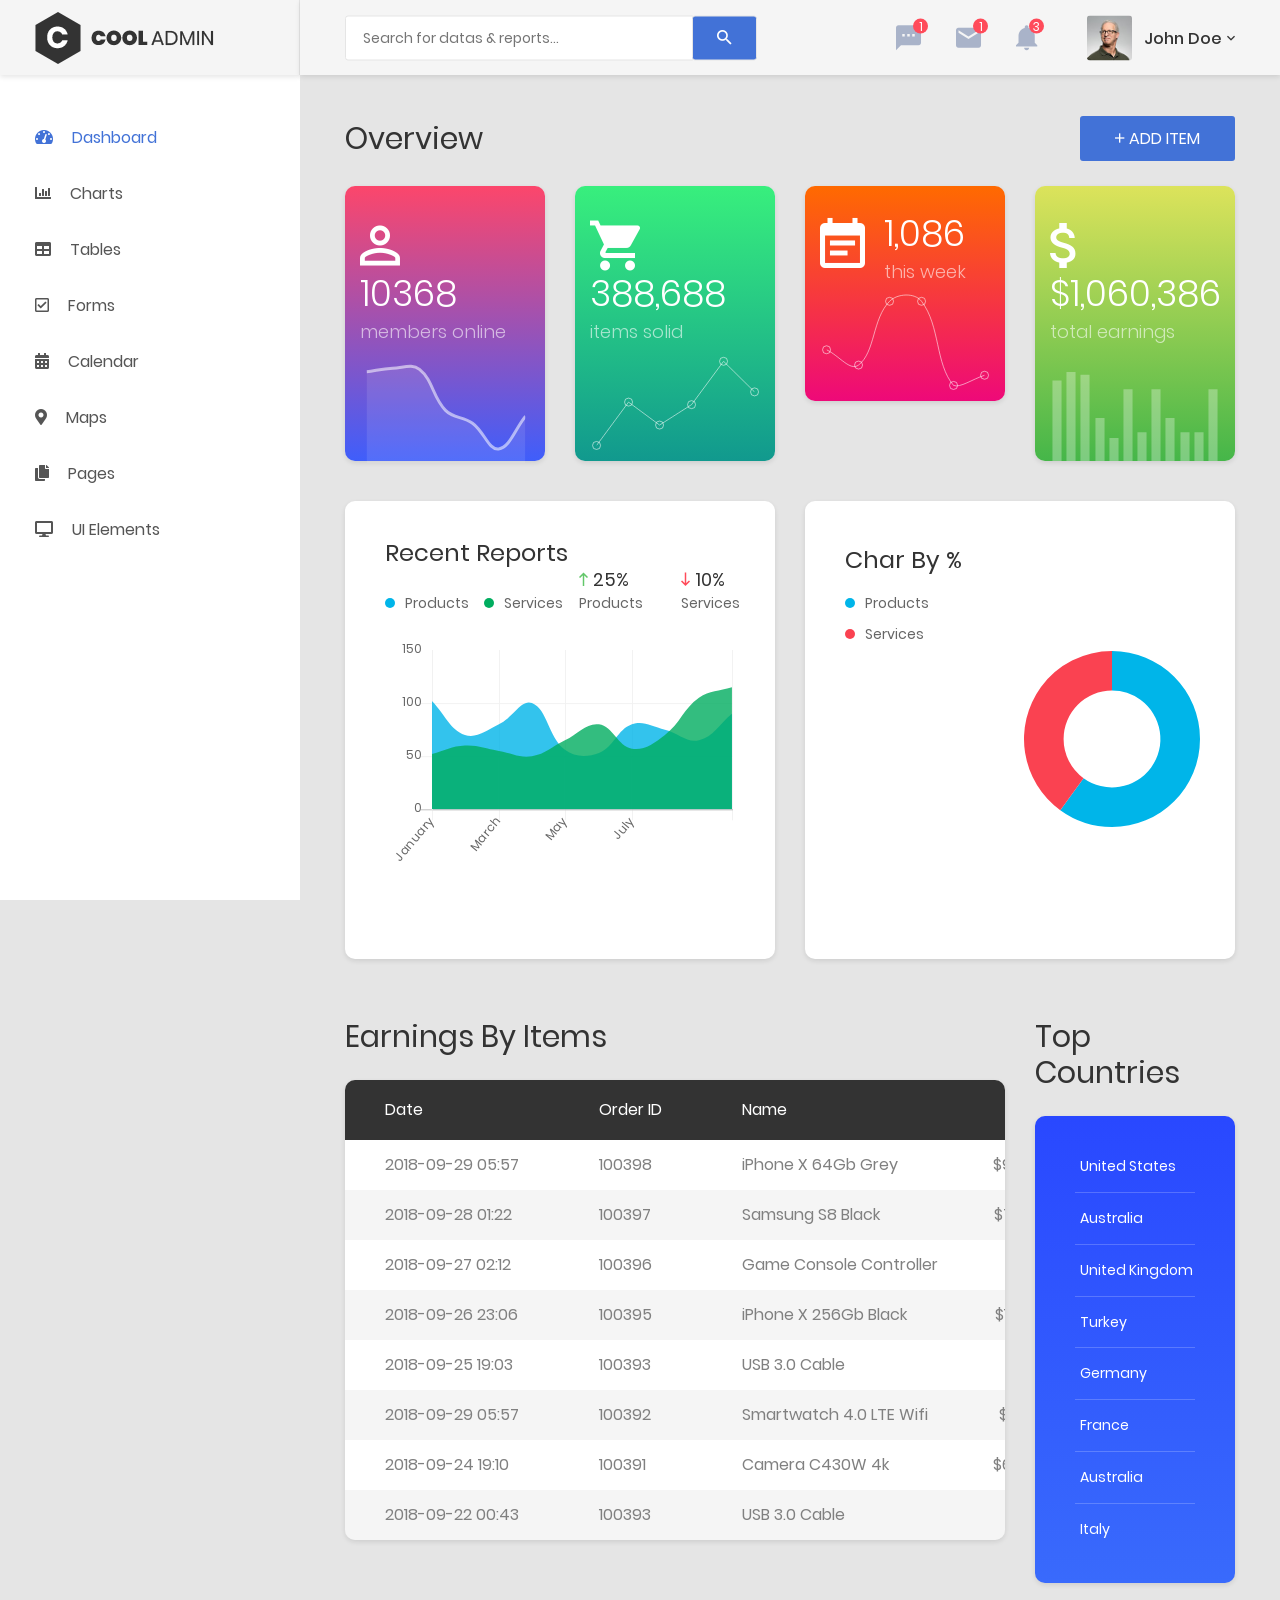
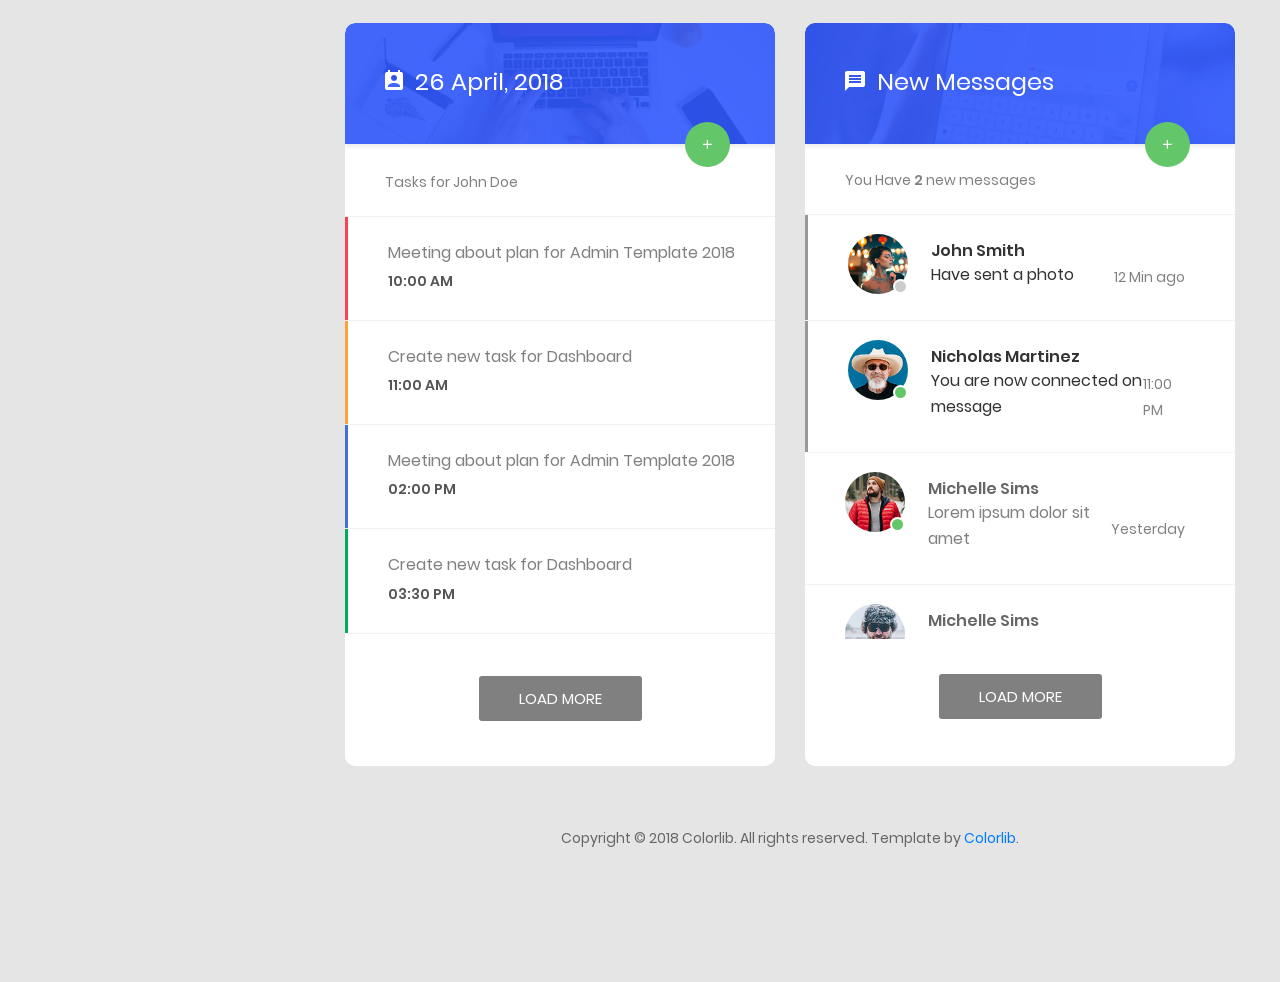
<file: CoolAdmin-master/index.html>
<!DOCTYPE html>
<html lang="en">

<head>
    <!-- Required meta tags-->
    <meta charset="UTF-8">
    <meta name="viewport" content="width=device-width, initial-scale=1, shrink-to-fit=no">
    <meta name="description" content="au theme template">
    <meta name="author" content="Hau Nguyen">
    <meta name="keywords" content="au theme template">

    <!-- Title Page-->
    <title>Dashboard</title>

    <!-- Fontfaces CSS-->
    <link href="css/font-face.css" rel="stylesheet" media="all">
    <link href="vendor/font-awesome-4.7/css/font-awesome.min.css" rel="stylesheet" media="all">
    <link href="vendor/font-awesome-5/css/fontawesome-all.min.css" rel="stylesheet" media="all">
    <link href="vendor/mdi-font/css/material-design-iconic-font.min.css" rel="stylesheet" media="all">

    <!-- Bootstrap CSS-->
    <link href="vendor/bootstrap-4.1/bootstrap.min.css" rel="stylesheet" media="all">

    <!-- Vendor CSS-->
    <link href="vendor/animsition/animsition.min.css" rel="stylesheet" media="all">
    <link href="vendor/bootstrap-progressbar/bootstrap-progressbar-3.3.4.min.css" rel="stylesheet" media="all">
    <link href="vendor/wow/animate.css" rel="stylesheet" media="all">
    <link href="vendor/css-hamburgers/hamburgers.min.css" rel="stylesheet" media="all">
    <link href="vendor/slick/slick.css" rel="stylesheet" media="all">
    <link href="vendor/select2/select2.min.css" rel="stylesheet" media="all">
    <link href="vendor/perfect-scrollbar/perfect-scrollbar.css" rel="stylesheet" media="all">

    <!-- Main CSS-->
    <link href="css/theme.css" rel="stylesheet" media="all">

</head>

<body class="animsition">
    <div class="page-wrapper">
        <!-- HEADER MOBILE-->
        <header class="header-mobile d-block d-lg-none">
            <div class="header-mobile__bar">
                <div class="container-fluid">
                    <div class="header-mobile-inner">
                        <a class="logo" href="index.html">
                            <img src="images/icon/logo.png" alt="CoolAdmin" />
                        </a>
                        <button class="hamburger hamburger--slider" type="button">
                            <span class="hamburger-box">
                                <span class="hamburger-inner"></span>
                            </span>
                        </button>
                    </div>
                </div>
            </div>
            <nav class="navbar-mobile">
                <div class="container-fluid">
                    <ul class="navbar-mobile__list list-unstyled">
                        <li class="has-sub">
                            <a class="js-arrow" href="#">
                                <i class="fas fa-tachometer-alt"></i>Dashboard</a>
                            <ul class="navbar-mobile-sub__list list-unstyled js-sub-list">
                                <li>
                                    <a href="index.html">Dashboard 1</a>
                                </li>
                                <li>
                                    <a href="index2.html">Dashboard 2</a>
                                </li>
                                <li>
                                    <a href="index3.html">Dashboard 3</a>
                                </li>
                                <li>
                                    <a href="index4.html">Dashboard 4</a>
                                </li>
                            </ul>
                        </li>
                        <li>
                            <a href="chart.html">
                                <i class="fas fa-chart-bar"></i>Charts</a>
                        </li>
                        <li>
                            <a href="table.html">
                                <i class="fas fa-table"></i>Tables</a>
                        </li>
                        <li>
                            <a href="form.html">
                                <i class="far fa-check-square"></i>Forms</a>
                        </li>
                        <li>
                            <a href="calendar.html">
                                <i class="fas fa-calendar-alt"></i>Calendar</a>
                        </li>
                        <li>
                            <a href="map.html">
                                <i class="fas fa-map-marker-alt"></i>Maps</a>
                        </li>
                        <li class="has-sub">
                            <a class="js-arrow" href="#">
                                <i class="fas fa-copy"></i>Pages</a>
                            <ul class="navbar-mobile-sub__list list-unstyled js-sub-list">
                                <li>
                                    <a href="login.html">Login</a>
                                </li>
                                <li>
                                    <a href="register.html">Register</a>
                                </li>
                                <li>
                                    <a href="forget-pass.html">Forget Password</a>
                                </li>
                            </ul>
                        </li>
                        <li class="has-sub">
                            <a class="js-arrow" href="#">
                                <i class="fas fa-desktop"></i>UI Elements</a>
                            <ul class="navbar-mobile-sub__list list-unstyled js-sub-list">
                                <li>
                                    <a href="button.html">Button</a>
                                </li>
                                <li>
                                    <a href="badge.html">Badges</a>
                                </li>
                                <li>
                                    <a href="tab.html">Tabs</a>
                                </li>
                                <li>
                                    <a href="card.html">Cards</a>
                                </li>
                                <li>
                                    <a href="alert.html">Alerts</a>
                                </li>
                                <li>
                                    <a href="progress-bar.html">Progress Bars</a>
                                </li>
                                <li>
                                    <a href="modal.html">Modals</a>
                                </li>
                                <li>
                                    <a href="switch.html">Switchs</a>
                                </li>
                                <li>
                                    <a href="grid.html">Grids</a>
                                </li>
                                <li>
                                    <a href="fontawesome.html">Fontawesome Icon</a>
                                </li>
                                <li>
                                    <a href="typo.html">Typography</a>
                                </li>
                            </ul>
                        </li>
                    </ul>
                </div>
            </nav>
        </header>
        <!-- END HEADER MOBILE-->

        <!-- MENU SIDEBAR-->
        <aside class="menu-sidebar d-none d-lg-block">
            <div class="logo">
                <a href="#">
                    <img src="images/icon/logo.png" alt="Cool Admin" />
                </a>
            </div>
            <div class="menu-sidebar__content js-scrollbar1">
                <nav class="navbar-sidebar">
                    <ul class="list-unstyled navbar__list">
                        <li class="active has-sub">
                            <a class="js-arrow" href="#">
                                <i class="fas fa-tachometer-alt"></i>Dashboard</a>
                            <ul class="list-unstyled navbar__sub-list js-sub-list">
                                <li>
                                    <a href="index.html">Dashboard 1</a>
                                </li>
                                <li>
                                    <a href="index2.html">Dashboard 2</a>
                                </li>
                                <li>
                                    <a href="index3.html">Dashboard 3</a>
                                </li>
                                <li>
                                    <a href="index4.html">Dashboard 4</a>
                                </li>
                            </ul>
                        </li>
                        <li>
                            <a href="chart.html">
                                <i class="fas fa-chart-bar"></i>Charts</a>
                        </li>
                        <li>
                            <a href="table.html">
                                <i class="fas fa-table"></i>Tables</a>
                        </li>
                        <li>
                            <a href="form.html">
                                <i class="far fa-check-square"></i>Forms</a>
                        </li>
                        <li>
                            <a href="calendar.html">
                                <i class="fas fa-calendar-alt"></i>Calendar</a>
                        </li>
                        <li>
                            <a href="map.html">
                                <i class="fas fa-map-marker-alt"></i>Maps</a>
                        </li>
                        <li class="has-sub">
                            <a class="js-arrow" href="#">
                                <i class="fas fa-copy"></i>Pages</a>
                            <ul class="list-unstyled navbar__sub-list js-sub-list">
                                <li>
                                    <a href="login.html">Login</a>
                                </li>
                                <li>
                                    <a href="register.html">Register</a>
                                </li>
                                <li>
                                    <a href="forget-pass.html">Forget Password</a>
                                </li>
                            </ul>
                        </li>
                        <li class="has-sub">
                            <a class="js-arrow" href="#">
                                <i class="fas fa-desktop"></i>UI Elements</a>
                            <ul class="list-unstyled navbar__sub-list js-sub-list">
                                <li>
                                    <a href="button.html">Button</a>
                                </li>
                                <li>
                                    <a href="badge.html">Badges</a>
                                </li>
                                <li>
                                    <a href="tab.html">Tabs</a>
                                </li>
                                <li>
                                    <a href="card.html">Cards</a>
                                </li>
                                <li>
                                    <a href="alert.html">Alerts</a>
                                </li>
                                <li>
                                    <a href="progress-bar.html">Progress Bars</a>
                                </li>
                                <li>
                                    <a href="modal.html">Modals</a>
                                </li>
                                <li>
                                    <a href="switch.html">Switchs</a>
                                </li>
                                <li>
                                    <a href="grid.html">Grids</a>
                                </li>
                                <li>
                                    <a href="fontawesome.html">Fontawesome Icon</a>
                                </li>
                                <li>
                                    <a href="typo.html">Typography</a>
                                </li>
                            </ul>
                        </li>
                    </ul>
                </nav>
            </div>
        </aside>
        <!-- END MENU SIDEBAR-->

        <!-- PAGE CONTAINER-->
        <div class="page-container">
            <!-- HEADER DESKTOP-->
            <header class="header-desktop">
                <div class="section__content section__content--p30">
                    <div class="container-fluid">
                        <div class="header-wrap">
                            <form class="form-header" action="" method="POST">
                                <input class="au-input au-input--xl" type="text" name="search" placeholder="Search for datas &amp; reports..." />
                                <button class="au-btn--submit" type="submit">
                                    <i class="zmdi zmdi-search"></i>
                                </button>
                            </form>
                            <div class="header-button">
                                <div class="noti-wrap">
                                    <div class="noti__item js-item-menu">
                                        <i class="zmdi zmdi-comment-more"></i>
                                        <span class="quantity">1</span>
                                        <div class="mess-dropdown js-dropdown">
                                            <div class="mess__title">
                                                <p>You have 2 news message</p>
                                            </div>
                                            <div class="mess__item">
                                                <div class="image img-cir img-40">
                                                    <img src="images/icon/avatar-06.jpg" alt="Michelle Moreno" />
                                                </div>
                                                <div class="content">
                                                    <h6>Michelle Moreno</h6>
                                                    <p>Have sent a photo</p>
                                                    <span class="time">3 min ago</span>
                                                </div>
                                            </div>
                                            <div class="mess__item">
                                                <div class="image img-cir img-40">
                                                    <img src="images/icon/avatar-04.jpg" alt="Diane Myers" />
                                                </div>
                                                <div class="content">
                                                    <h6>Diane Myers</h6>
                                                    <p>You are now connected on message</p>
                                                    <span class="time">Yesterday</span>
                                                </div>
                                            </div>
                                            <div class="mess__footer">
                                                <a href="#">View all messages</a>
                                            </div>
                                        </div>
                                    </div>
                                    <div class="noti__item js-item-menu">
                                        <i class="zmdi zmdi-email"></i>
                                        <span class="quantity">1</span>
                                        <div class="email-dropdown js-dropdown">
                                            <div class="email__title">
                                                <p>You have 3 New Emails</p>
                                            </div>
                                            <div class="email__item">
                                                <div class="image img-cir img-40">
                                                    <img src="images/icon/avatar-06.jpg" alt="Cynthia Harvey" />
                                                </div>
                                                <div class="content">
                                                    <p>Meeting about new dashboard...</p>
                                                    <span>Cynthia Harvey, 3 min ago</span>
                                                </div>
                                            </div>
                                            <div class="email__item">
                                                <div class="image img-cir img-40">
                                                    <img src="images/icon/avatar-05.jpg" alt="Cynthia Harvey" />
                                                </div>
                                                <div class="content">
                                                    <p>Meeting about new dashboard...</p>
                                                    <span>Cynthia Harvey, Yesterday</span>
                                                </div>
                                            </div>
                                            <div class="email__item">
                                                <div class="image img-cir img-40">
                                                    <img src="images/icon/avatar-04.jpg" alt="Cynthia Harvey" />
                                                </div>
                                                <div class="content">
                                                    <p>Meeting about new dashboard...</p>
                                                    <span>Cynthia Harvey, April 12,,2018</span>
                                                </div>
                                            </div>
                                            <div class="email__footer">
                                                <a href="#">See all emails</a>
                                            </div>
                                        </div>
                                    </div>
                                    <div class="noti__item js-item-menu">
                                        <i class="zmdi zmdi-notifications"></i>
                                        <span class="quantity">3</span>
                                        <div class="notifi-dropdown js-dropdown">
                                            <div class="notifi__title">
                                                <p>You have 3 Notifications</p>
                                            </div>
                                            <div class="notifi__item">
                                                <div class="bg-c1 img-cir img-40">
                                                    <i class="zmdi zmdi-email-open"></i>
                                                </div>
                                                <div class="content">
                                                    <p>You got a email notification</p>
                                                    <span class="date">April 12, 2018 06:50</span>
                                                </div>
                                            </div>
                                            <div class="notifi__item">
                                                <div class="bg-c2 img-cir img-40">
                                                    <i class="zmdi zmdi-account-box"></i>
                                                </div>
                                                <div class="content">
                                                    <p>Your account has been blocked</p>
                                                    <span class="date">April 12, 2018 06:50</span>
                                                </div>
                                            </div>
                                            <div class="notifi__item">
                                                <div class="bg-c3 img-cir img-40">
                                                    <i class="zmdi zmdi-file-text"></i>
                                                </div>
                                                <div class="content">
                                                    <p>You got a new file</p>
                                                    <span class="date">April 12, 2018 06:50</span>
                                                </div>
                                            </div>
                                            <div class="notifi__footer">
                                                <a href="#">All notifications</a>
                                            </div>
                                        </div>
                                    </div>
                                </div>
                                <div class="account-wrap">
                                    <div class="account-item clearfix js-item-menu">
                                        <div class="image">
                                            <img src="images/icon/avatar-01.jpg" alt="John Doe" />
                                        </div>
                                        <div class="content">
                                            <a class="js-acc-btn" href="#">john doe</a>
                                        </div>
                                        <div class="account-dropdown js-dropdown">
                                            <div class="info clearfix">
                                                <div class="image">
                                                    <a href="#">
                                                        <img src="images/icon/avatar-01.jpg" alt="John Doe" />
                                                    </a>
                                                </div>
                                                <div class="content">
                                                    <h5 class="name">
                                                        <a href="#">john doe</a>
                                                    </h5>
                                                    <span class="email">johndoe@example.com</span>
                                                </div>
                                            </div>
                                            <div class="account-dropdown__body">
                                                <div class="account-dropdown__item">
                                                    <a href="#">
                                                        <i class="zmdi zmdi-account"></i>Account</a>
                                                </div>
                                                <div class="account-dropdown__item">
                                                    <a href="#">
                                                        <i class="zmdi zmdi-settings"></i>Setting</a>
                                                </div>
                                                <div class="account-dropdown__item">
                                                    <a href="#">
                                                        <i class="zmdi zmdi-money-box"></i>Billing</a>
                                                </div>
                                            </div>
                                            <div class="account-dropdown__footer">
                                                <a href="#">
                                                    <i class="zmdi zmdi-power"></i>Logout</a>
                                            </div>
                                        </div>
                                    </div>
                                </div>
                            </div>
                        </div>
                    </div>
                </div>
            </header>
            <!-- HEADER DESKTOP-->

            <!-- MAIN CONTENT-->
            <div class="main-content">
                <div class="section__content section__content--p30">
                    <div class="container-fluid">
                        <div class="row">
                            <div class="col-md-12">
                                <div class="overview-wrap">
                                    <h2 class="title-1">overview</h2>
                                    <button class="au-btn au-btn-icon au-btn--blue">
                                        <i class="zmdi zmdi-plus"></i>add item</button>
                                </div>
                            </div>
                        </div>
                        <div class="row m-t-25">
                            <div class="col-sm-6 col-lg-3">
                                <div class="overview-item overview-item--c1">
                                    <div class="overview__inner">
                                        <div class="overview-box clearfix">
                                            <div class="icon">
                                                <i class="zmdi zmdi-account-o"></i>
                                            </div>
                                            <div class="text">
                                                <h2>10368</h2>
                                                <span>members online</span>
                                            </div>
                                        </div>
                                        <div class="overview-chart">
                                            <canvas id="widgetChart1"></canvas>
                                        </div>
                                    </div>
                                </div>
                            </div>
                            <div class="col-sm-6 col-lg-3">
                                <div class="overview-item overview-item--c2">
                                    <div class="overview__inner">
                                        <div class="overview-box clearfix">
                                            <div class="icon">
                                                <i class="zmdi zmdi-shopping-cart"></i>
                                            </div>
                                            <div class="text">
                                                <h2>388,688</h2>
                                                <span>items solid</span>
                                            </div>
                                        </div>
                                        <div class="overview-chart">
                                            <canvas id="widgetChart2"></canvas>
                                        </div>
                                    </div>
                                </div>
                            </div>
                            <div class="col-sm-6 col-lg-3">
                                <div class="overview-item overview-item--c3">
                                    <div class="overview__inner">
                                        <div class="overview-box clearfix">
                                            <div class="icon">
                                                <i class="zmdi zmdi-calendar-note"></i>
                                            </div>
                                            <div class="text">
                                                <h2>1,086</h2>
                                                <span>this week</span>
                                            </div>
                                        </div>
                                        <div class="overview-chart">
                                            <canvas id="widgetChart3"></canvas>
                                        </div>
                                    </div>
                                </div>
                            </div>
                            <div class="col-sm-6 col-lg-3">
                                <div class="overview-item overview-item--c4">
                                    <div class="overview__inner">
                                        <div class="overview-box clearfix">
                                            <div class="icon">
                                                <i class="zmdi zmdi-money"></i>
                                            </div>
                                            <div class="text">
                                                <h2>$1,060,386</h2>
                                                <span>total earnings</span>
                                            </div>
                                        </div>
                                        <div class="overview-chart">
                                            <canvas id="widgetChart4"></canvas>
                                        </div>
                                    </div>
                                </div>
                            </div>
                        </div>
                        <div class="row">
                            <div class="col-lg-6">
                                <div class="au-card recent-report">
                                    <div class="au-card-inner">
                                        <h3 class="title-2">recent reports</h3>
                                        <div class="chart-info">
                                            <div class="chart-info__left">
                                                <div class="chart-note">
                                                    <span class="dot dot--blue"></span>
                                                    <span>products</span>
                                                </div>
                                                <div class="chart-note mr-0">
                                                    <span class="dot dot--green"></span>
                                                    <span>services</span>
                                                </div>
                                            </div>
                                            <div class="chart-info__right">
                                                <div class="chart-statis">
                                                    <span class="index incre">
                                                        <i class="zmdi zmdi-long-arrow-up"></i>25%</span>
                                                    <span class="label">products</span>
                                                </div>
                                                <div class="chart-statis mr-0">
                                                    <span class="index decre">
                                                        <i class="zmdi zmdi-long-arrow-down"></i>10%</span>
                                                    <span class="label">services</span>
                                                </div>
                                            </div>
                                        </div>
                                        <div class="recent-report__chart">
                                            <canvas id="recent-rep-chart"></canvas>
                                        </div>
                                    </div>
                                </div>
                            </div>
                            <div class="col-lg-6">
                                <div class="au-card chart-percent-card">
                                    <div class="au-card-inner">
                                        <h3 class="title-2 tm-b-5">char by %</h3>
                                        <div class="row no-gutters">
                                            <div class="col-xl-6">
                                                <div class="chart-note-wrap">
                                                    <div class="chart-note mr-0 d-block">
                                                        <span class="dot dot--blue"></span>
                                                        <span>products</span>
                                                    </div>
                                                    <div class="chart-note mr-0 d-block">
                                                        <span class="dot dot--red"></span>
                                                        <span>services</span>
                                                    </div>
                                                </div>
                                            </div>
                                            <div class="col-xl-6">
                                                <div class="percent-chart">
                                                    <canvas id="percent-chart"></canvas>
                                                </div>
                                            </div>
                                        </div>
                                    </div>
                                </div>
                            </div>
                        </div>
                        <div class="row">
                            <div class="col-lg-9">
                                <h2 class="title-1 m-b-25">Earnings By Items</h2>
                                <div class="table-responsive table--no-card m-b-40">
                                    <table class="table table-borderless table-striped table-earning">
                                        <thead>
                                            <tr>
                                                <th>date</th>
                                                <th>order ID</th>
                                                <th>name</th>
                                                <th class="text-right">price</th>
                                                <th class="text-right">quantity</th>
                                                <th class="text-right">total</th>
                                            </tr>
                                        </thead>
                                        <tbody>
                                            <tr>
                                                <td>2018-09-29 05:57</td>
                                                <td>100398</td>
                                                <td>iPhone X 64Gb Grey</td>
                                                <td class="text-right">$999.00</td>
                                                <td class="text-right">1</td>
                                                <td class="text-right">$999.00</td>
                                            </tr>
                                            <tr>
                                                <td>2018-09-28 01:22</td>
                                                <td>100397</td>
                                                <td>Samsung S8 Black</td>
                                                <td class="text-right">$756.00</td>
                                                <td class="text-right">1</td>
                                                <td class="text-right">$756.00</td>
                                            </tr>
                                            <tr>
                                                <td>2018-09-27 02:12</td>
                                                <td>100396</td>
                                                <td>Game Console Controller</td>
                                                <td class="text-right">$22.00</td>
                                                <td class="text-right">2</td>
                                                <td class="text-right">$44.00</td>
                                            </tr>
                                            <tr>
                                                <td>2018-09-26 23:06</td>
                                                <td>100395</td>
                                                <td>iPhone X 256Gb Black</td>
                                                <td class="text-right">$1199.00</td>
                                                <td class="text-right">1</td>
                                                <td class="text-right">$1199.00</td>
                                            </tr>
                                            <tr>
                                                <td>2018-09-25 19:03</td>
                                                <td>100393</td>
                                                <td>USB 3.0 Cable</td>
                                                <td class="text-right">$10.00</td>
                                                <td class="text-right">3</td>
                                                <td class="text-right">$30.00</td>
                                            </tr>
                                            <tr>
                                                <td>2018-09-29 05:57</td>
                                                <td>100392</td>
                                                <td>Smartwatch 4.0 LTE Wifi</td>
                                                <td class="text-right">$199.00</td>
                                                <td class="text-right">6</td>
                                                <td class="text-right">$1494.00</td>
                                            </tr>
                                            <tr>
                                                <td>2018-09-24 19:10</td>
                                                <td>100391</td>
                                                <td>Camera C430W 4k</td>
                                                <td class="text-right">$699.00</td>
                                                <td class="text-right">1</td>
                                                <td class="text-right">$699.00</td>
                                            </tr>
                                            <tr>
                                                <td>2018-09-22 00:43</td>
                                                <td>100393</td>
                                                <td>USB 3.0 Cable</td>
                                                <td class="text-right">$10.00</td>
                                                <td class="text-right">3</td>
                                                <td class="text-right">$30.00</td>
                                            </tr>
                                        </tbody>
                                    </table>
                                </div>
                            </div>
                            <div class="col-lg-3">
                                <h2 class="title-1 m-b-25">Top countries</h2>
                                <div class="au-card au-card--bg-blue au-card-top-countries m-b-40">
                                    <div class="au-card-inner">
                                        <div class="table-responsive">
                                            <table class="table table-top-countries">
                                                <tbody>
                                                    <tr>
                                                        <td>United States</td>
                                                        <td class="text-right">$119,366.96</td>
                                                    </tr>
                                                    <tr>
                                                        <td>Australia</td>
                                                        <td class="text-right">$70,261.65</td>
                                                    </tr>
                                                    <tr>
                                                        <td>United Kingdom</td>
                                                        <td class="text-right">$46,399.22</td>
                                                    </tr>
                                                    <tr>
                                                        <td>Turkey</td>
                                                        <td class="text-right">$35,364.90</td>
                                                    </tr>
                                                    <tr>
                                                        <td>Germany</td>
                                                        <td class="text-right">$20,366.96</td>
                                                    </tr>
                                                    <tr>
                                                        <td>France</td>
                                                        <td class="text-right">$10,366.96</td>
                                                    </tr>
                                                    <tr>
                                                        <td>Australia</td>
                                                        <td class="text-right">$5,366.96</td>
                                                    </tr>
                                                    <tr>
                                                        <td>Italy</td>
                                                        <td class="text-right">$1639.32</td>
                                                    </tr>
                                                </tbody>
                                            </table>
                                        </div>
                                    </div>
                                </div>
                            </div>
                        </div>
                        <div class="row">
                            <div class="col-lg-6">
                                <div class="au-card au-card--no-shadow au-card--no-pad m-b-40">
                                    <div class="au-card-title" style="background-image:url('images/bg-title-01.jpg');">
                                        <div class="bg-overlay bg-overlay--blue"></div>
                                        <h3>
                                            <i class="zmdi zmdi-account-calendar"></i>26 April, 2018</h3>
                                        <button class="au-btn-plus">
                                            <i class="zmdi zmdi-plus"></i>
                                        </button>
                                    </div>
                                    <div class="au-task js-list-load">
                                        <div class="au-task__title">
                                            <p>Tasks for John Doe</p>
                                        </div>
                                        <div class="au-task-list js-scrollbar3">
                                            <div class="au-task__item au-task__item--danger">
                                                <div class="au-task__item-inner">
                                                    <h5 class="task">
                                                        <a href="#">Meeting about plan for Admin Template 2018</a>
                                                    </h5>
                                                    <span class="time">10:00 AM</span>
                                                </div>
                                            </div>
                                            <div class="au-task__item au-task__item--warning">
                                                <div class="au-task__item-inner">
                                                    <h5 class="task">
                                                        <a href="#">Create new task for Dashboard</a>
                                                    </h5>
                                                    <span class="time">11:00 AM</span>
                                                </div>
                                            </div>
                                            <div class="au-task__item au-task__item--primary">
                                                <div class="au-task__item-inner">
                                                    <h5 class="task">
                                                        <a href="#">Meeting about plan for Admin Template 2018</a>
                                                    </h5>
                                                    <span class="time">02:00 PM</span>
                                                </div>
                                            </div>
                                            <div class="au-task__item au-task__item--success">
                                                <div class="au-task__item-inner">
                                                    <h5 class="task">
                                                        <a href="#">Create new task for Dashboard</a>
                                                    </h5>
                                                    <span class="time">03:30 PM</span>
                                                </div>
                                            </div>
                                            <div class="au-task__item au-task__item--danger js-load-item">
                                                <div class="au-task__item-inner">
                                                    <h5 class="task">
                                                        <a href="#">Meeting about plan for Admin Template 2018</a>
                                                    </h5>
                                                    <span class="time">10:00 AM</span>
                                                </div>
                                            </div>
                                            <div class="au-task__item au-task__item--warning js-load-item">
                                                <div class="au-task__item-inner">
                                                    <h5 class="task">
                                                        <a href="#">Create new task for Dashboard</a>
                                                    </h5>
                                                    <span class="time">11:00 AM</span>
                                                </div>
                                            </div>
                                        </div>
                                        <div class="au-task__footer">
                                            <button class="au-btn au-btn-load js-load-btn">load more</button>
                                        </div>
                                    </div>
                                </div>
                            </div>
                            <div class="col-lg-6">
                                <div class="au-card au-card--no-shadow au-card--no-pad m-b-40">
                                    <div class="au-card-title" style="background-image:url('images/bg-title-02.jpg');">
                                        <div class="bg-overlay bg-overlay--blue"></div>
                                        <h3>
                                            <i class="zmdi zmdi-comment-text"></i>New Messages</h3>
                                        <button class="au-btn-plus">
                                            <i class="zmdi zmdi-plus"></i>
                                        </button>
                                    </div>
                                    <div class="au-inbox-wrap js-inbox-wrap">
                                        <div class="au-message js-list-load">
                                            <div class="au-message__noti">
                                                <p>You Have
                                                    <span>2</span>

                                                    new messages
                                                </p>
                                            </div>
                                            <div class="au-message-list">
                                                <div class="au-message__item unread">
                                                    <div class="au-message__item-inner">
                                                        <div class="au-message__item-text">
                                                            <div class="avatar-wrap">
                                                                <div class="avatar">
                                                                    <img src="images/icon/avatar-02.jpg" alt="John Smith">
                                                                </div>
                                                            </div>
                                                            <div class="text">
                                                                <h5 class="name">John Smith</h5>
                                                                <p>Have sent a photo</p>
                                                            </div>
                                                        </div>
                                                        <div class="au-message__item-time">
                                                            <span>12 Min ago</span>
                                                        </div>
                                                    </div>
                                                </div>
                                                <div class="au-message__item unread">
                                                    <div class="au-message__item-inner">
                                                        <div class="au-message__item-text">
                                                            <div class="avatar-wrap online">
                                                                <div class="avatar">
                                                                    <img src="images/icon/avatar-03.jpg" alt="Nicholas Martinez">
                                                                </div>
                                                            </div>
                                                            <div class="text">
                                                                <h5 class="name">Nicholas Martinez</h5>
                                                                <p>You are now connected on message</p>
                                                            </div>
                                                        </div>
                                                        <div class="au-message__item-time">
                                                            <span>11:00 PM</span>
                                                        </div>
                                                    </div>
                                                </div>
                                                <div class="au-message__item">
                                                    <div class="au-message__item-inner">
                                                        <div class="au-message__item-text">
                                                            <div class="avatar-wrap online">
                                                                <div class="avatar">
                                                                    <img src="images/icon/avatar-04.jpg" alt="Michelle Sims">
                                                                </div>
                                                            </div>
                                                            <div class="text">
                                                                <h5 class="name">Michelle Sims</h5>
                                                                <p>Lorem ipsum dolor sit amet</p>
                                                            </div>
                                                        </div>
                                                        <div class="au-message__item-time">
                                                            <span>Yesterday</span>
                                                        </div>
                                                    </div>
                                                </div>
                                                <div class="au-message__item">
                                                    <div class="au-message__item-inner">
                                                        <div class="au-message__item-text">
                                                            <div class="avatar-wrap">
                                                                <div class="avatar">
                                                                    <img src="images/icon/avatar-05.jpg" alt="Michelle Sims">
                                                                </div>
                                                            </div>
                                                            <div class="text">
                                                                <h5 class="name">Michelle Sims</h5>
                                                                <p>Purus feugiat finibus</p>
                                                            </div>
                                                        </div>
                                                        <div class="au-message__item-time">
                                                            <span>Sunday</span>
                                                        </div>
                                                    </div>
                                                </div>
                                                <div class="au-message__item js-load-item">
                                                    <div class="au-message__item-inner">
                                                        <div class="au-message__item-text">
                                                            <div class="avatar-wrap online">
                                                                <div class="avatar">
                                                                    <img src="images/icon/avatar-04.jpg" alt="Michelle Sims">
                                                                </div>
                                                            </div>
                                                            <div class="text">
                                                                <h5 class="name">Michelle Sims</h5>
                                                                <p>Lorem ipsum dolor sit amet</p>
                                                            </div>
                                                        </div>
                                                        <div class="au-message__item-time">
                                                            <span>Yesterday</span>
                                                        </div>
                                                    </div>
                                                </div>
                                                <div class="au-message__item js-load-item">
                                                    <div class="au-message__item-inner">
                                                        <div class="au-message__item-text">
                                                            <div class="avatar-wrap">
                                                                <div class="avatar">
                                                                    <img src="images/icon/avatar-05.jpg" alt="Michelle Sims">
                                                                </div>
                                                            </div>
                                                            <div class="text">
                                                                <h5 class="name">Michelle Sims</h5>
                                                                <p>Purus feugiat finibus</p>
                                                            </div>
                                                        </div>
                                                        <div class="au-message__item-time">
                                                            <span>Sunday</span>
                                                        </div>
                                                    </div>
                                                </div>
                                            </div>
                                            <div class="au-message__footer">
                                                <button class="au-btn au-btn-load js-load-btn">load more</button>
                                            </div>
                                        </div>
                                        <div class="au-chat">
                                            <div class="au-chat__title">
                                                <div class="au-chat-info">
                                                    <div class="avatar-wrap online">
                                                        <div class="avatar avatar--small">
                                                            <img src="images/icon/avatar-02.jpg" alt="John Smith">
                                                        </div>
                                                    </div>
                                                    <span class="nick">
                                                        <a href="#">John Smith</a>
                                                    </span>
                                                </div>
                                            </div>
                                            <div class="au-chat__content">
                                                <div class="recei-mess-wrap">
                                                    <span class="mess-time">12 Min ago</span>
                                                    <div class="recei-mess__inner">
                                                        <div class="avatar avatar--tiny">
                                                            <img src="images/icon/avatar-02.jpg" alt="John Smith">
                                                        </div>
                                                        <div class="recei-mess-list">
                                                            <div class="recei-mess">Lorem ipsum dolor sit amet, consectetur adipiscing elit non iaculis</div>
                                                            <div class="recei-mess">Donec tempor, sapien ac viverra</div>
                                                        </div>
                                                    </div>
                                                </div>
                                                <div class="send-mess-wrap">
                                                    <span class="mess-time">30 Sec ago</span>
                                                    <div class="send-mess__inner">
                                                        <div class="send-mess-list">
                                                            <div class="send-mess">Lorem ipsum dolor sit amet, consectetur adipiscing elit non iaculis</div>
                                                        </div>
                                                    </div>
                                                </div>
                                            </div>
                                            <div class="au-chat-textfield">
                                                <form class="au-form-icon">
                                                    <input class="au-input au-input--full au-input--h65" type="text" placeholder="Type a message">
                                                    <button class="au-input-icon">
                                                        <i class="zmdi zmdi-camera"></i>
                                                    </button>
                                                </form>
                                            </div>
                                        </div>
                                    </div>
                                </div>
                            </div>
                        </div>
                        <div class="row">
                            <div class="col-md-12">
                                <div class="copyright">
                                    <p>Copyright © 2018 Colorlib. All rights reserved. Template by <a href="https://colorlib.com">Colorlib</a>.</p>
                                </div>
                            </div>
                        </div>
                    </div>
                </div>
            </div>
            <!-- END MAIN CONTENT-->
            <!-- END PAGE CONTAINER-->
        </div>

    </div>

    <!-- Jquery JS-->
    <script src="vendor/jquery-3.2.1.min.js"></script>
    <!-- Bootstrap JS-->
    <script src="vendor/bootstrap-4.1/popper.min.js"></script>
    <script src="vendor/bootstrap-4.1/bootstrap.min.js"></script>
    <!-- Vendor JS       -->
    <script src="vendor/slick/slick.min.js">
    </script>
    <script src="vendor/wow/wow.min.js"></script>
    <script src="vendor/animsition/animsition.min.js"></script>
    <script src="vendor/bootstrap-progressbar/bootstrap-progressbar.min.js">
    </script>
    <script src="vendor/counter-up/jquery.waypoints.min.js"></script>
    <script src="vendor/counter-up/jquery.counterup.min.js">
    </script>
    <script src="vendor/circle-progress/circle-progress.min.js"></script>
    <script src="vendor/perfect-scrollbar/perfect-scrollbar.js"></script>
    <script src="vendor/chartjs/Chart.bundle.min.js"></script>
    <script src="vendor/select2/select2.min.js">
    </script>

    <!-- Main JS-->
    <script src="js/main.js"></script>

</body>

</html>
<!-- end document-->
</file>
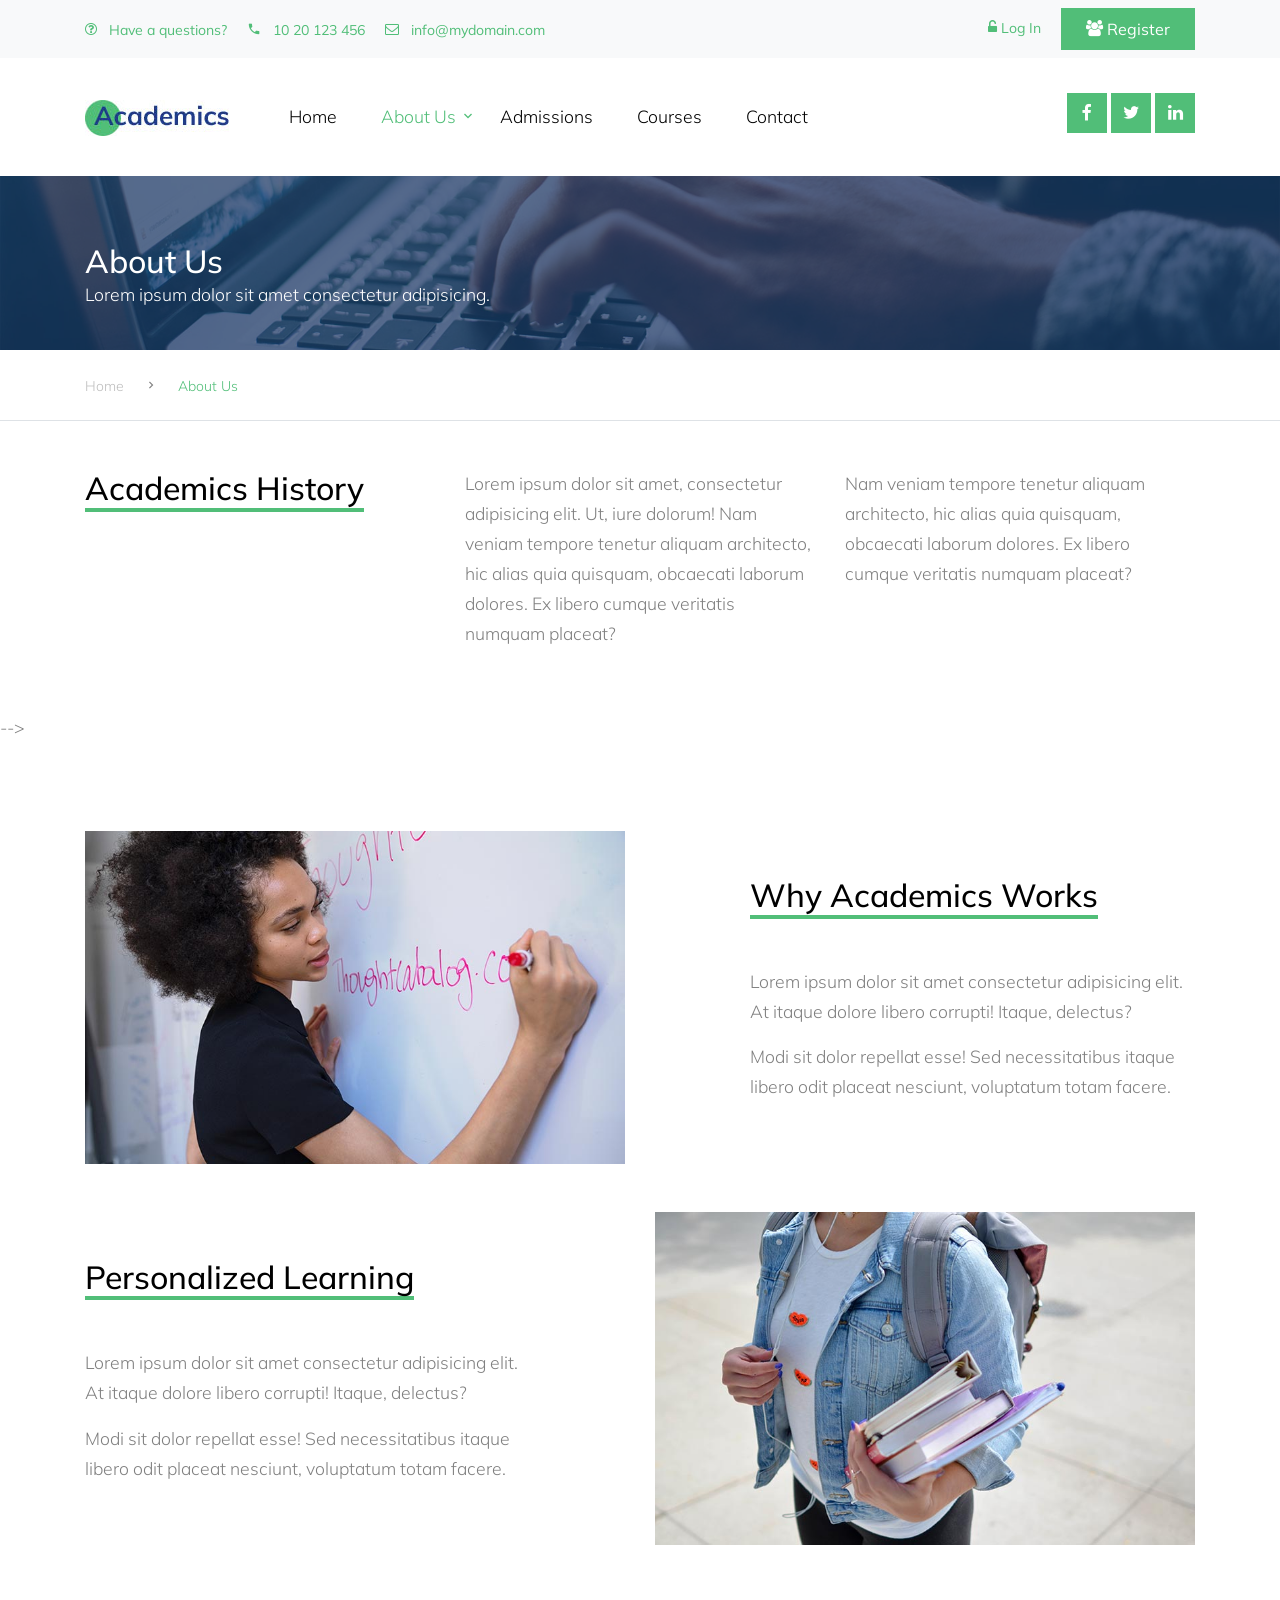
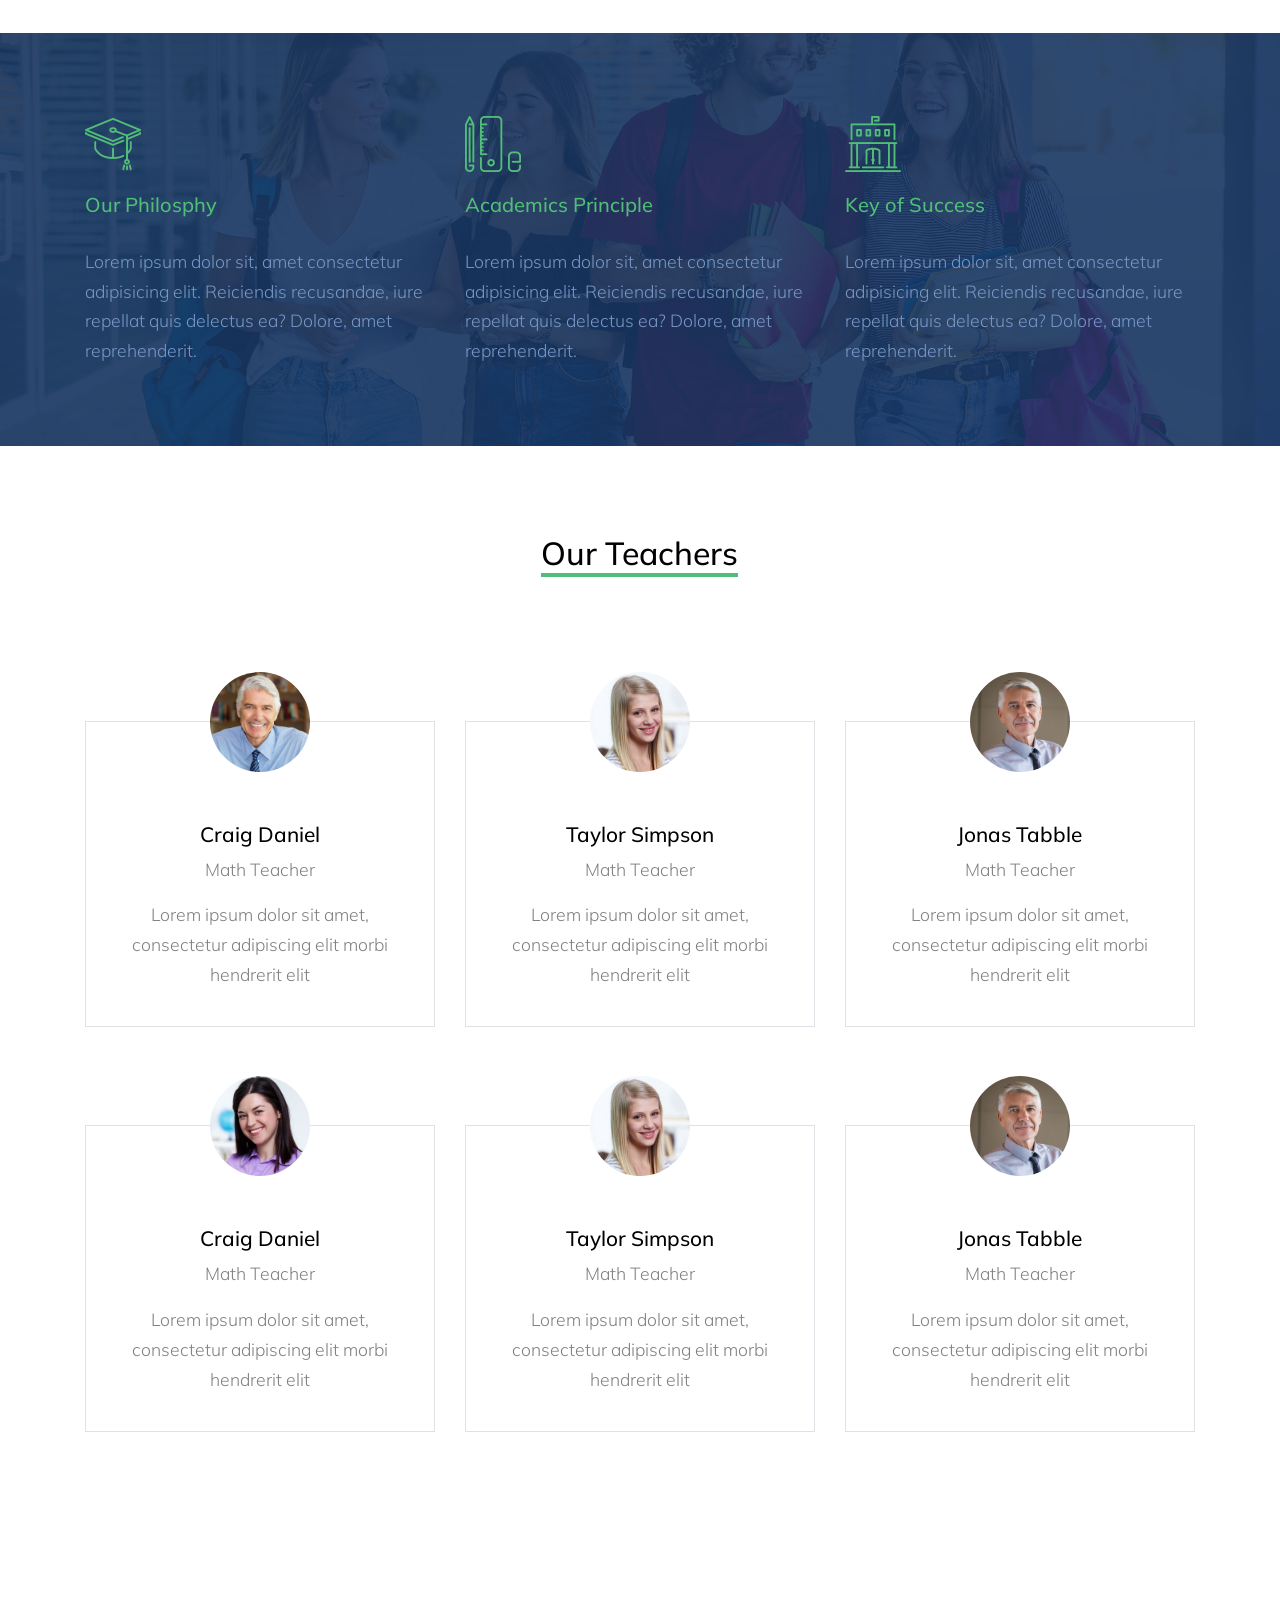
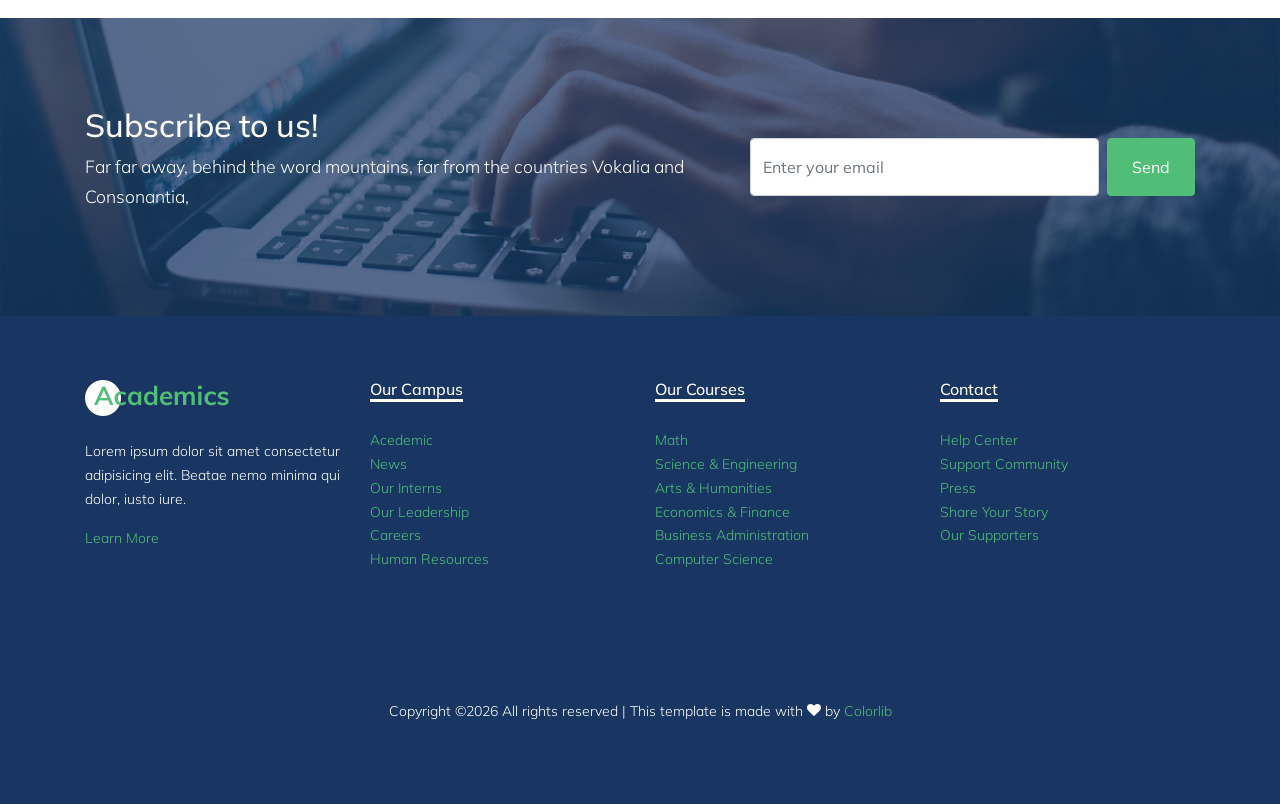
<file: academics/about.html>
<!DOCTYPE html>
<html lang="en">

<head>
  <title>Academics &mdash; Website by Colorlib</title>
  <meta charset="utf-8">
  <meta name="viewport" content="width=device-width, initial-scale=1, shrink-to-fit=no">


  <link href="https://fonts.googleapis.com/css?family=Muli:300,400,700,900" rel="stylesheet">
  <link rel="stylesheet" href="fonts/icomoon/style.css">

  <link rel="stylesheet" href="css/bootstrap.min.css">
  <link rel="stylesheet" href="css/jquery-ui.css">
  <link rel="stylesheet" href="css/owl.carousel.min.css">
  <link rel="stylesheet" href="css/owl.theme.default.min.css">
  <link rel="stylesheet" href="css/owl.theme.default.min.css">

  <link rel="stylesheet" href="css/jquery.fancybox.min.css">

  <link rel="stylesheet" href="css/bootstrap-datepicker.css">

  <link rel="stylesheet" href="fonts/flaticon/font/flaticon.css">

  <link rel="stylesheet" href="css/aos.css">
  <link href="css/jquery.mb.YTPlayer.min.css" media="all" rel="stylesheet" type="text/css">

  <link rel="stylesheet" href="css/style.css">



</head>

<body data-spy="scroll" data-target=".site-navbar-target" data-offset="300">

  <div class="site-wrap">

    <div class="site-mobile-menu site-navbar-target">
      <div class="site-mobile-menu-header">
        <div class="site-mobile-menu-close mt-3">
          <span class="icon-close2 js-menu-toggle"></span>
        </div>
      </div>
      <div class="site-mobile-menu-body"></div>
    </div>


    <div class="py-2 bg-light">
      <div class="container">
        <div class="row align-items-center">
          <div class="col-lg-9 d-none d-lg-block">
            <a href="#" class="small mr-3"><span class="icon-question-circle-o mr-2"></span> Have a questions?</a> 
            <a href="#" class="small mr-3"><span class="icon-phone2 mr-2"></span> 10 20 123 456</a> 
            <a href="#" class="small mr-3"><span class="icon-envelope-o mr-2"></span> info@mydomain.com</a> 
          </div>
          <div class="col-lg-3 text-right">
            <a href="login.html" class="small mr-3"><span class="icon-unlock-alt"></span> Log In</a>
            <a href="register.html" class="small btn btn-primary px-4 py-2 rounded-0"><span class="icon-users"></span> Register</a>
          </div>
        </div>
      </div>
    </div>
    <header class="site-navbar py-4 js-sticky-header site-navbar-target" role="banner">

      <div class="container">
        <div class="d-flex align-items-center">
          <div class="site-logo">
            <a href="index.html" class="d-block">
              <img src="images/logo.jpg" alt="Image" class="img-fluid">
            </a>
          </div>
          <div class="mr-auto">
            <nav class="site-navigation position-relative text-right" role="navigation">
              <ul class="site-menu main-menu js-clone-nav mr-auto d-none d-lg-block">
                <li>
                  <a href="index.html" class="nav-link text-left">Home</a>
                </li>
                <li class="has-children active">
                  <a href="about.html" class="nav-link text-left">About Us</a>
                  <ul class="dropdown">
                    <li><a href="teachers.html">Our Teachers</a></li>
                    <li><a href="about.html">Our School</a></li>
                  </ul>
                </li>
                <li>
                  <a href="admissions.html" class="nav-link text-left">Admissions</a>
                </li>
                <li>
                  <a href="courses.html" class="nav-link text-left">Courses</a>
                </li>
                <li>
                    <a href="contact.html" class="nav-link text-left">Contact</a>
                  </li>
              </ul>                                                                                                                                                                                                                                                                                          </ul>
            </nav>

          </div>
          <div class="ml-auto">
            <div class="social-wrap">
              <a href="#"><span class="icon-facebook"></span></a>
              <a href="#"><span class="icon-twitter"></span></a>
              <a href="#"><span class="icon-linkedin"></span></a>

              <a href="#" class="d-inline-block d-lg-none site-menu-toggle js-menu-toggle text-black"><span
                class="icon-menu h3"></span></a>
            </div>
          </div>
         
        </div>
      </div>

    </header>

    
    <div class="site-section ftco-subscribe-1 site-blocks-cover pb-4" style="background-image: url('images/bg_1.jpg')">
        <div class="container">
          <div class="row align-items-end">
            <div class="col-lg-7">
              <h2 class="mb-0">About Us</h2>
              <p>Lorem ipsum dolor sit amet consectetur adipisicing.</p>
            </div>
          </div>
        </div>
      </div> 
    

    <div class="custom-breadcrumns border-bottom">
      <div class="container">
        <a href="#">Home</a>
        <span class="mx-3 icon-keyboard_arrow_right"></span>
        <span class="current">About Us</span>
      </div>
    </div>

    <div class="container pt-5 mb-5">
            <div class="row">
              <div class="col-lg-4">
                <h2 class="section-title-underline">
                  <span>Academics History</span>
                </h2>
              </div>
              <div class="col-lg-4">
                <p>Lorem ipsum dolor sit amet, consectetur adipisicing elit. Ut, iure dolorum! Nam veniam tempore tenetur aliquam architecto, hic alias quia quisquam, obcaecati laborum dolores. Ex libero cumque veritatis numquam placeat?</p>
              </div>
              <div class="col-lg-4">
                <p>Nam veniam tempore tenetur aliquam
                architecto, hic alias quia quisquam, obcaecati laborum dolores. Ex libero cumque veritatis numquam placeat?</p>
              </div>
            </div>
          </div> -->

    <div class="site-section">
        <div class="container">
            <div class="row mb-5">
                <div class="col-lg-6 mb-lg-0 mb-4">
                    <img src="images/course_4.jpg" alt="Image" class="img-fluid"> 
                </div>
                <div class="col-lg-5 ml-auto align-self-center">
                    <h2 class="section-title-underline mb-5">
                        <span>Why Academics Works</span>
                    </h2>
                    <p>Lorem ipsum dolor sit amet consectetur adipisicing elit. At itaque dolore libero corrupti! Itaque, delectus?</p>
                    <p>Modi sit dolor repellat esse! Sed necessitatibus itaque libero odit placeat nesciunt, voluptatum totam facere.</p>
                </div>
            </div>

            <div class="row">
                    <div class="col-lg-6 order-1 order-lg-2 mb-4 mb-lg-0">
                        <img src="images/course_5.jpg" alt="Image" class="img-fluid"> 
                    </div>
                    <div class="col-lg-5 mr-auto align-self-center order-2 order-lg-1">
                        <h2 class="section-title-underline mb-5">
                            <span>Personalized Learning</span>
                        </h2>
                        <p>Lorem ipsum dolor sit amet consectetur adipisicing elit. At itaque dolore libero corrupti! Itaque, delectus?</p>
                        <p>Modi sit dolor repellat esse! Sed necessitatibus itaque libero odit placeat nesciunt, voluptatum totam facere.</p>
                    </div>
                </div>
        </div>
    </div>

    <div class="section-bg style-1" style="background-image: url('images/hero_1.jpg');">
        <div class="container">
          <div class="row">
            <div class="col-lg-4 col-md-6 mb-5 mb-lg-0">
              <span class="icon flaticon-mortarboard"></span>
              <h3>Our Philosphy</h3>
              <p>Lorem ipsum dolor sit, amet consectetur adipisicing elit. Reiciendis recusandae, iure repellat quis delectus ea? Dolore, amet reprehenderit.</p>
            </div>
            <div class="col-lg-4 col-md-6 mb-5 mb-lg-0">
              <span class="icon flaticon-school-material"></span>
              <h3>Academics Principle</h3>
              <p>Lorem ipsum dolor sit, amet consectetur adipisicing elit. Reiciendis recusandae, iure repellat quis delectus ea?
                Dolore, amet reprehenderit.</p>
            </div>
            <div class="col-lg-4 col-md-6 mb-5 mb-lg-0">
              <span class="icon flaticon-library"></span>
              <h3>Key of Success</h3>
              <p>Lorem ipsum dolor sit, amet consectetur adipisicing elit. Reiciendis recusandae, iure repellat quis delectus ea?
                Dolore, amet reprehenderit.</p>
            </div>
          </div>
        </div>
      </div>
      

    <div class="site-section">
      <div class="container">
        <div class="row mb-5 justify-content-center text-center">
          <div class="col-lg-4 mb-5">
            <h2 class="section-title-underline mb-5">
              <span>Our Teachers</span>
            </h2>
          </div>
        </div>
        <div class="row">
          <div class="col-lg-4 col-md-6 mb-5 mb-lg-5">

            <div class="feature-1 border person text-center">
                <img src="images/person_1.jpg" alt="Image" class="img-fluid">
              <div class="feature-1-content">
                <h2>Craig Daniel</h2>
                <span class="position mb-3 d-block">Math Teacher</span>    
                <p>Lorem ipsum dolor sit amet, consectetur adipiscing elit morbi hendrerit elit</p>
              </div>
            </div>
          </div>
          <div class="col-lg-4 col-md-6 mb-5 mb-lg-5">
            <div class="feature-1 border person text-center">
                <img src="images/person_2.jpg" alt="Image" class="img-fluid">
              <div class="feature-1-content">
                <h2>Taylor Simpson</h2>
                <span class="position mb-3 d-block">Math Teacher</span>    
                <p>Lorem ipsum dolor sit amet, consectetur adipiscing elit morbi hendrerit elit</p>
              </div>
            </div>
          </div>
          <div class="col-lg-4 col-md-6 mb-5 mb-lg-5">
            <div class="feature-1 border person text-center">
                <img src="images/person_3.jpg" alt="Image" class="img-fluid">
              <div class="feature-1-content">
                <h2>Jonas Tabble</h2>
                <span class="position mb-3 d-block">Math Teacher</span>    
                <p>Lorem ipsum dolor sit amet, consectetur adipiscing elit morbi hendrerit elit</p>
              </div>
            </div>
          </div>

          <div class="col-lg-4 col-md-6 mb-5 mb-lg-5">

            <div class="feature-1 border person text-center">
                <img src="images/person_4.jpg" alt="Image" class="img-fluid">
              <div class="feature-1-content">
                <h2>Craig Daniel</h2>
                <span class="position mb-3 d-block">Math Teacher</span>    
                <p>Lorem ipsum dolor sit amet, consectetur adipiscing elit morbi hendrerit elit</p>
              </div>
            </div>
          </div>
          <div class="col-lg-4 col-md-6 mb-5 mb-lg-5">
            <div class="feature-1 border person text-center">
                <img src="images/person_2.jpg" alt="Image" class="img-fluid">
              <div class="feature-1-content">
                <h2>Taylor Simpson</h2>
                <span class="position mb-3 d-block">Math Teacher</span>    
                <p>Lorem ipsum dolor sit amet, consectetur adipiscing elit morbi hendrerit elit</p>
              </div>
            </div>
          </div>
          <div class="col-lg-4 col-md-6 mb-5 mb-lg-5">
            <div class="feature-1 border person text-center">
                <img src="images/person_3.jpg" alt="Image" class="img-fluid">
              <div class="feature-1-content">
                <h2>Jonas Tabble</h2>
                <span class="position mb-3 d-block">Math Teacher</span>    
                <p>Lorem ipsum dolor sit amet, consectetur adipiscing elit morbi hendrerit elit</p>
              </div>
            </div>
          </div>
        </div>
      </div>
    </div>


    
    


    

    
    <div class="site-section ftco-subscribe-1" style="background-image: url('images/bg_1.jpg')">
      <div class="container">
        <div class="row align-items-center">
          <div class="col-lg-7">
            <h2>Subscribe to us!</h2>
            <p>Far far away, behind the word mountains, far from the countries Vokalia and Consonantia,</p>
          </div>
          <div class="col-lg-5">
            <form action="" class="d-flex">
              <input type="text" class="rounded form-control mr-2 py-3" placeholder="Enter your email">
              <button class="btn btn-primary rounded py-3 px-4" type="submit">Send</button>
            </form>
          </div>
        </div>
      </div>
    </div> 


    <div class="footer">
      <div class="container">
        <div class="row">
          <div class="col-lg-3">
            <p class="mb-4"><img src="images/logo.png" alt="Image" class="img-fluid"></p>
            <p>Lorem ipsum dolor sit amet consectetur adipisicing elit. Beatae nemo minima qui dolor, iusto iure.</p>  
            <p><a href="#">Learn More</a></p>
          </div>
          <div class="col-lg-3">
            <h3 class="footer-heading"><span>Our Campus</span></h3>
            <ul class="list-unstyled">
                <li><a href="#">Acedemic</a></li>
                <li><a href="#">News</a></li>
                <li><a href="#">Our Interns</a></li>
                <li><a href="#">Our Leadership</a></li>
                <li><a href="#">Careers</a></li>
                <li><a href="#">Human Resources</a></li>
            </ul>
          </div>
          <div class="col-lg-3">
              <h3 class="footer-heading"><span>Our Courses</span></h3>
              <ul class="list-unstyled">
                  <li><a href="#">Math</a></li>
                  <li><a href="#">Science &amp; Engineering</a></li>
                  <li><a href="#">Arts &amp; Humanities</a></li>
                  <li><a href="#">Economics &amp; Finance</a></li>
                  <li><a href="#">Business Administration</a></li>
                  <li><a href="#">Computer Science</a></li>
              </ul>
          </div>
          <div class="col-lg-3">
              <h3 class="footer-heading"><span>Contact</span></h3>
              <ul class="list-unstyled">
                  <li><a href="#">Help Center</a></li>
                  <li><a href="#">Support Community</a></li>
                  <li><a href="#">Press</a></li>
                  <li><a href="#">Share Your Story</a></li>
                  <li><a href="#">Our Supporters</a></li>
              </ul>
          </div>
        </div>

        <div class="row">
          <div class="col-12">
            <div class="copyright">
                <p>
                    <!-- Link back to Colorlib can't be removed. Template is licensed under CC BY 3.0. -->
                    Copyright &copy;<script>document.write(new Date().getFullYear());</script> All rights reserved | This template is made with <i class="icon-heart" aria-hidden="true"></i> by <a href="https://colorlib.com" target="_blank" >Colorlib</a>
                    <!-- Link back to Colorlib can't be removed. Template is licensed under CC BY 3.0. -->
                    </p>
            </div>
          </div>
        </div>
      </div>
    </div>
    

  </div>
  <!-- .site-wrap -->

  <!-- loader -->
  <div id="loader" class="show fullscreen"><svg class="circular" width="48px" height="48px"><circle class="path-bg" cx="24" cy="24" r="22" fill="none" stroke-width="4" stroke="#eeeeee"/><circle class="path" cx="24" cy="24" r="22" fill="none" stroke-width="4" stroke-miterlimit="10" stroke="#51be78"/></svg></div>

  <script src="js/jquery-3.3.1.min.js"></script>
  <script src="js/jquery-migrate-3.0.1.min.js"></script>
  <script src="js/jquery-ui.js"></script>
  <script src="js/popper.min.js"></script>
  <script src="js/bootstrap.min.js"></script>
  <script src="js/owl.carousel.min.js"></script>
  <script src="js/jquery.stellar.min.js"></script>
  <script src="js/jquery.countdown.min.js"></script>
  <script src="js/bootstrap-datepicker.min.js"></script>
  <script src="js/jquery.easing.1.3.js"></script>
  <script src="js/aos.js"></script>
  <script src="js/jquery.fancybox.min.js"></script>
  <script src="js/jquery.sticky.js"></script>
  <script src="js/jquery.mb.YTPlayer.min.js"></script>




  <script src="js/main.js"></script>

</body>

</html>
</file>
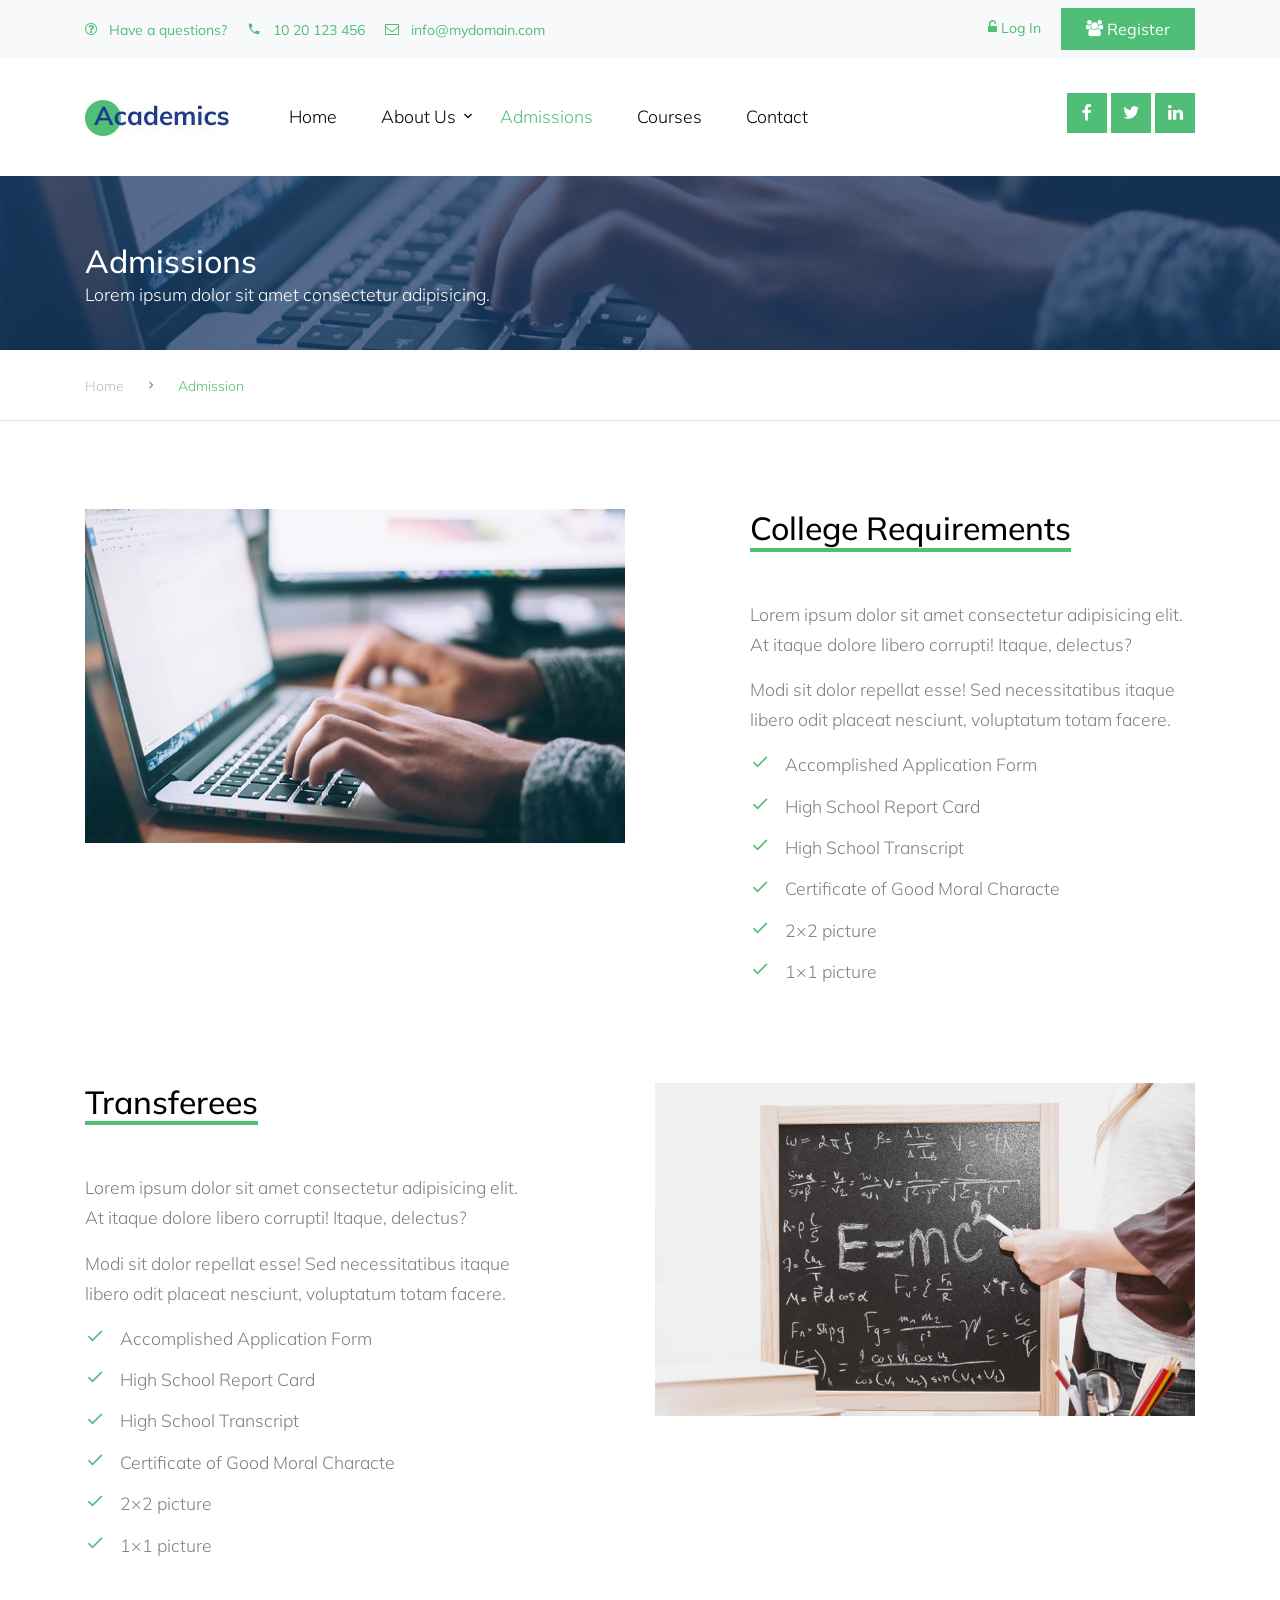
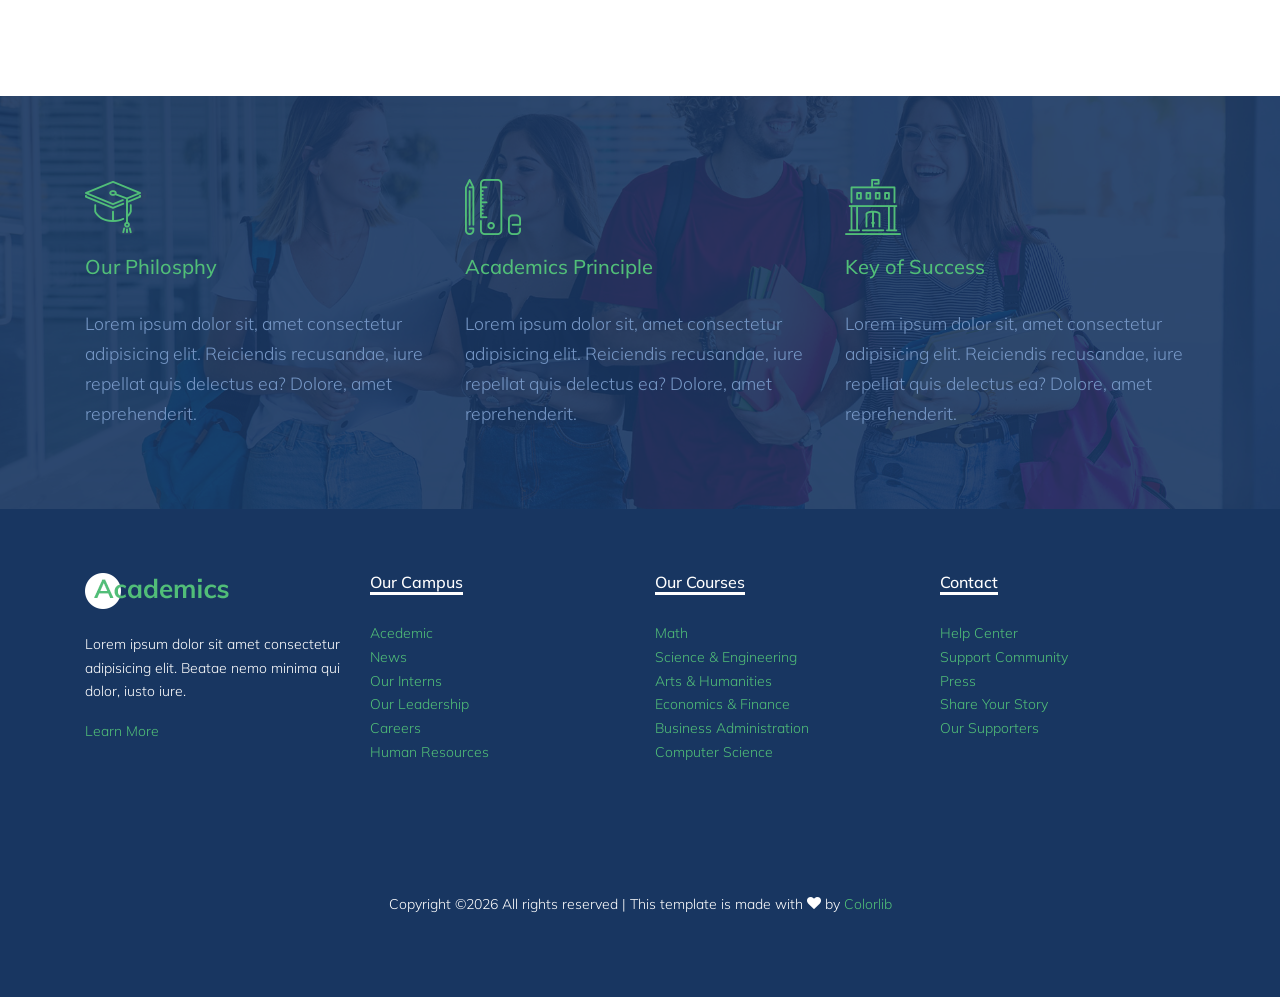
<file: academics/admissions.html>
<!DOCTYPE html>
<html lang="en">

<head>
  <title>Academics &mdash; Website by Colorlib</title>
  <meta charset="utf-8">
  <meta name="viewport" content="width=device-width, initial-scale=1, shrink-to-fit=no">


  <link href="https://fonts.googleapis.com/css?family=Muli:300,400,700,900" rel="stylesheet">
  <link rel="stylesheet" href="fonts/icomoon/style.css">

  <link rel="stylesheet" href="css/bootstrap.min.css">
  <link rel="stylesheet" href="css/jquery-ui.css">
  <link rel="stylesheet" href="css/owl.carousel.min.css">
  <link rel="stylesheet" href="css/owl.theme.default.min.css">
  <link rel="stylesheet" href="css/owl.theme.default.min.css">

  <link rel="stylesheet" href="css/jquery.fancybox.min.css">

  <link rel="stylesheet" href="css/bootstrap-datepicker.css">

  <link rel="stylesheet" href="fonts/flaticon/font/flaticon.css">

  <link rel="stylesheet" href="css/aos.css">
  <link href="css/jquery.mb.YTPlayer.min.css" media="all" rel="stylesheet" type="text/css">

  <link rel="stylesheet" href="css/style.css">



</head>

<body data-spy="scroll" data-target=".site-navbar-target" data-offset="300">

  <div class="site-wrap">

    <div class="site-mobile-menu site-navbar-target">
      <div class="site-mobile-menu-header">
        <div class="site-mobile-menu-close mt-3">
          <span class="icon-close2 js-menu-toggle"></span>
        </div>
      </div>
      <div class="site-mobile-menu-body"></div>
    </div>


    <div class="py-2 bg-light">
      <div class="container">
        <div class="row align-items-center">
          <div class="col-lg-9 d-none d-lg-block">
            <a href="#" class="small mr-3"><span class="icon-question-circle-o mr-2"></span> Have a questions?</a> 
            <a href="#" class="small mr-3"><span class="icon-phone2 mr-2"></span> 10 20 123 456</a> 
            <a href="#" class="small mr-3"><span class="icon-envelope-o mr-2"></span> info@mydomain.com</a> 
          </div>
          <div class="col-lg-3 text-right">
            <a href="login.html" class="small mr-3"><span class="icon-unlock-alt"></span> Log In</a>
            <a href="register.html" class="small btn btn-primary px-4 py-2 rounded-0"><span class="icon-users"></span> Register</a>
          </div>
        </div>
      </div>
    </div>
    <header class="site-navbar py-4 js-sticky-header site-navbar-target" role="banner">

      <div class="container">
        <div class="d-flex align-items-center">
          <div class="site-logo">
            <a href="index.html" class="d-block">
              <img src="images/logo.jpg" alt="Image" class="img-fluid">
            </a>
          </div>
          <div class="mr-auto">
            <nav class="site-navigation position-relative text-right" role="navigation">
              <ul class="site-menu main-menu js-clone-nav mr-auto d-none d-lg-block">
                <li>
                  <a href="index.html" class="nav-link text-left">Home</a>
                </li>
                <li class="has-children">
                  <a href="about.html" class="nav-link text-left">About Us</a>
                  <ul class="dropdown">
                    <li><a href="teachers.html">Our Teachers</a></li>
                    <li><a href="about.html">Our School</a></li>
                  </ul>
                </li>
                <li class="active">
                  <a href="admissions.html" class="nav-link text-left">Admissions</a>
                </li>
                <li>
                  <a href="courses.html" class="nav-link text-left">Courses</a>
                </li>
                <li>
                    <a href="contact.html" class="nav-link text-left">Contact</a>
                  </li>
              </ul>                                                                                                                                                                                                                                                                                          </ul>
            </nav>

          </div>
          <div class="ml-auto">
            <div class="social-wrap">
              <a href="#"><span class="icon-facebook"></span></a>
              <a href="#"><span class="icon-twitter"></span></a>
              <a href="#"><span class="icon-linkedin"></span></a>

              <a href="#" class="d-inline-block d-lg-none site-menu-toggle js-menu-toggle text-black"><span
                class="icon-menu h3"></span></a>
            </div>
          </div>
         
        </div>
      </div>

    </header>

    
    <div class="site-section ftco-subscribe-1 site-blocks-cover pb-4" style="background-image: url('images/bg_1.jpg')">
        <div class="container">
          <div class="row align-items-end">
            <div class="col-lg-7">
              <h2 class="mb-0">Admissions</h2>
              <p>Lorem ipsum dolor sit amet consectetur adipisicing.</p>
            </div>
          </div>
        </div>
      </div> 
    

    <div class="custom-breadcrumns border-bottom">
      <div class="container">
        <a href="index.html">Home</a>
        <span class="mx-3 icon-keyboard_arrow_right"></span>
        <span class="current">Admission</span>
      </div>
    </div>

    <div class="site-section">
        <div class="container">
            <div class="row mb-5">
                <div class="col-lg-6 mb-lg-0 mb-4">
                    <img src="images/course_6.jpg" alt="Image" class="img-fluid"> 
                </div>
                <div class="col-lg-5 ml-auto align-self-center">
                    <h2 class="section-title-underline mb-5">
                        <span>College Requirements</span>
                    </h2>
                    <p>Lorem ipsum dolor sit amet consectetur adipisicing elit. At itaque dolore libero corrupti! Itaque, delectus?</p>
                    <p>Modi sit dolor repellat esse! Sed necessitatibus itaque libero odit placeat nesciunt, voluptatum totam facere.</p>

                    <ol class="ul-check primary list-unstyled">
                        <li>Accomplished Application Form</li>
                        <li>High School Report Card </li>
                        <li>High School Transcript</li>
                        <li>Certificate of Good Moral Characte</li>
                        <li>2×2 picture</li>
                        <li>1×1 picture</li>
                    </ol>

                </div>
            </div>

            <div class="row">
                    <div class="col-lg-6 order-1 order-lg-2 mb-4 mb-lg-0">
                        <img src="images/course_3.jpg" alt="Image" class="img-fluid"> 
                    </div>
                    <div class="col-lg-5 mr-auto align-self-center order-2 order-lg-1">
                        <h2 class="section-title-underline mb-5">
                            <span>Transferees</span>
                        </h2>
                        <p>Lorem ipsum dolor sit amet consectetur adipisicing elit. At itaque dolore libero corrupti! Itaque, delectus?</p>
                        <p>Modi sit dolor repellat esse! Sed necessitatibus itaque libero odit placeat nesciunt, voluptatum totam facere.</p>
                        <ol class="ul-check primary list-unstyled">
                                <li>Accomplished Application Form</li>
                                <li>High School Report Card </li>
                                <li>High School Transcript</li>
                                <li>Certificate of Good Moral Characte</li>
                                <li>2×2 picture</li>
                                <li>1×1 picture</li>
                            </ol>
                    </div>
                </div>
        </div>
    </div>

    <div class="section-bg style-1" style="background-image: url('images/hero_1.jpg');">
        <div class="container">
          <div class="row">
            <div class="col-lg-4 col-md-6 mb-5 mb-lg-0">
              <span class="icon flaticon-mortarboard"></span>
              <h3>Our Philosphy</h3>
              <p>Lorem ipsum dolor sit, amet consectetur adipisicing elit. Reiciendis recusandae, iure repellat quis delectus ea? Dolore, amet reprehenderit.</p>
            </div>
            <div class="col-lg-4 col-md-6 mb-5 mb-lg-0">
              <span class="icon flaticon-school-material"></span>
              <h3>Academics Principle</h3>
              <p>Lorem ipsum dolor sit, amet consectetur adipisicing elit. Reiciendis recusandae, iure repellat quis delectus ea?
                Dolore, amet reprehenderit.</p>
            </div>
            <div class="col-lg-4 col-md-6 mb-5 mb-lg-0">
              <span class="icon flaticon-library"></span>
              <h3>Key of Success</h3>
              <p>Lorem ipsum dolor sit, amet consectetur adipisicing elit. Reiciendis recusandae, iure repellat quis delectus ea?
                Dolore, amet reprehenderit.</p>
            </div>
          </div>
        </div>
      </div>
      

    <div class="footer">
      <div class="container">
        <div class="row">
          <div class="col-lg-3">
            <p class="mb-4"><img src="images/logo.png" alt="Image" class="img-fluid"></p>
            <p>Lorem ipsum dolor sit amet consectetur adipisicing elit. Beatae nemo minima qui dolor, iusto iure.</p>  
            <p><a href="#">Learn More</a></p>
          </div>
          <div class="col-lg-3">
            <h3 class="footer-heading"><span>Our Campus</span></h3>
            <ul class="list-unstyled">
                <li><a href="#">Acedemic</a></li>
                <li><a href="#">News</a></li>
                <li><a href="#">Our Interns</a></li>
                <li><a href="#">Our Leadership</a></li>
                <li><a href="#">Careers</a></li>
                <li><a href="#">Human Resources</a></li>
            </ul>
          </div>
          <div class="col-lg-3">
              <h3 class="footer-heading"><span>Our Courses</span></h3>
              <ul class="list-unstyled">
                  <li><a href="#">Math</a></li>
                  <li><a href="#">Science &amp; Engineering</a></li>
                  <li><a href="#">Arts &amp; Humanities</a></li>
                  <li><a href="#">Economics &amp; Finance</a></li>
                  <li><a href="#">Business Administration</a></li>
                  <li><a href="#">Computer Science</a></li>
              </ul>
          </div>
          <div class="col-lg-3">
              <h3 class="footer-heading"><span>Contact</span></h3>
              <ul class="list-unstyled">
                  <li><a href="#">Help Center</a></li>
                  <li><a href="#">Support Community</a></li>
                  <li><a href="#">Press</a></li>
                  <li><a href="#">Share Your Story</a></li>
                  <li><a href="#">Our Supporters</a></li>
              </ul>
          </div>
        </div>

        <div class="row">
          <div class="col-12">
            <div class="copyright">
                <p>
                    <!-- Link back to Colorlib can't be removed. Template is licensed under CC BY 3.0. -->
                    Copyright &copy;<script>document.write(new Date().getFullYear());</script> All rights reserved | This template is made with <i class="icon-heart" aria-hidden="true"></i> by <a href="https://colorlib.com" target="_blank" >Colorlib</a>
                    <!-- Link back to Colorlib can't be removed. Template is licensed under CC BY 3.0. -->
                    </p>
            </div>
          </div>
        </div>
      </div>
    </div>
    

  </div>
  <!-- .site-wrap -->

  <!-- loader -->
  <div id="loader" class="show fullscreen"><svg class="circular" width="48px" height="48px"><circle class="path-bg" cx="24" cy="24" r="22" fill="none" stroke-width="4" stroke="#eeeeee"/><circle class="path" cx="24" cy="24" r="22" fill="none" stroke-width="4" stroke-miterlimit="10" stroke="#51be78"/></svg></div>

  <script src="js/jquery-3.3.1.min.js"></script>
  <script src="js/jquery-migrate-3.0.1.min.js"></script>
  <script src="js/jquery-ui.js"></script>
  <script src="js/popper.min.js"></script>
  <script src="js/bootstrap.min.js"></script>
  <script src="js/owl.carousel.min.js"></script>
  <script src="js/jquery.stellar.min.js"></script>
  <script src="js/jquery.countdown.min.js"></script>
  <script src="js/bootstrap-datepicker.min.js"></script>
  <script src="js/jquery.easing.1.3.js"></script>
  <script src="js/aos.js"></script>
  <script src="js/jquery.fancybox.min.js"></script>
  <script src="js/jquery.sticky.js"></script>
  <script src="js/jquery.mb.YTPlayer.min.js"></script>




  <script src="js/main.js"></script>

</body>

</html>
</file>
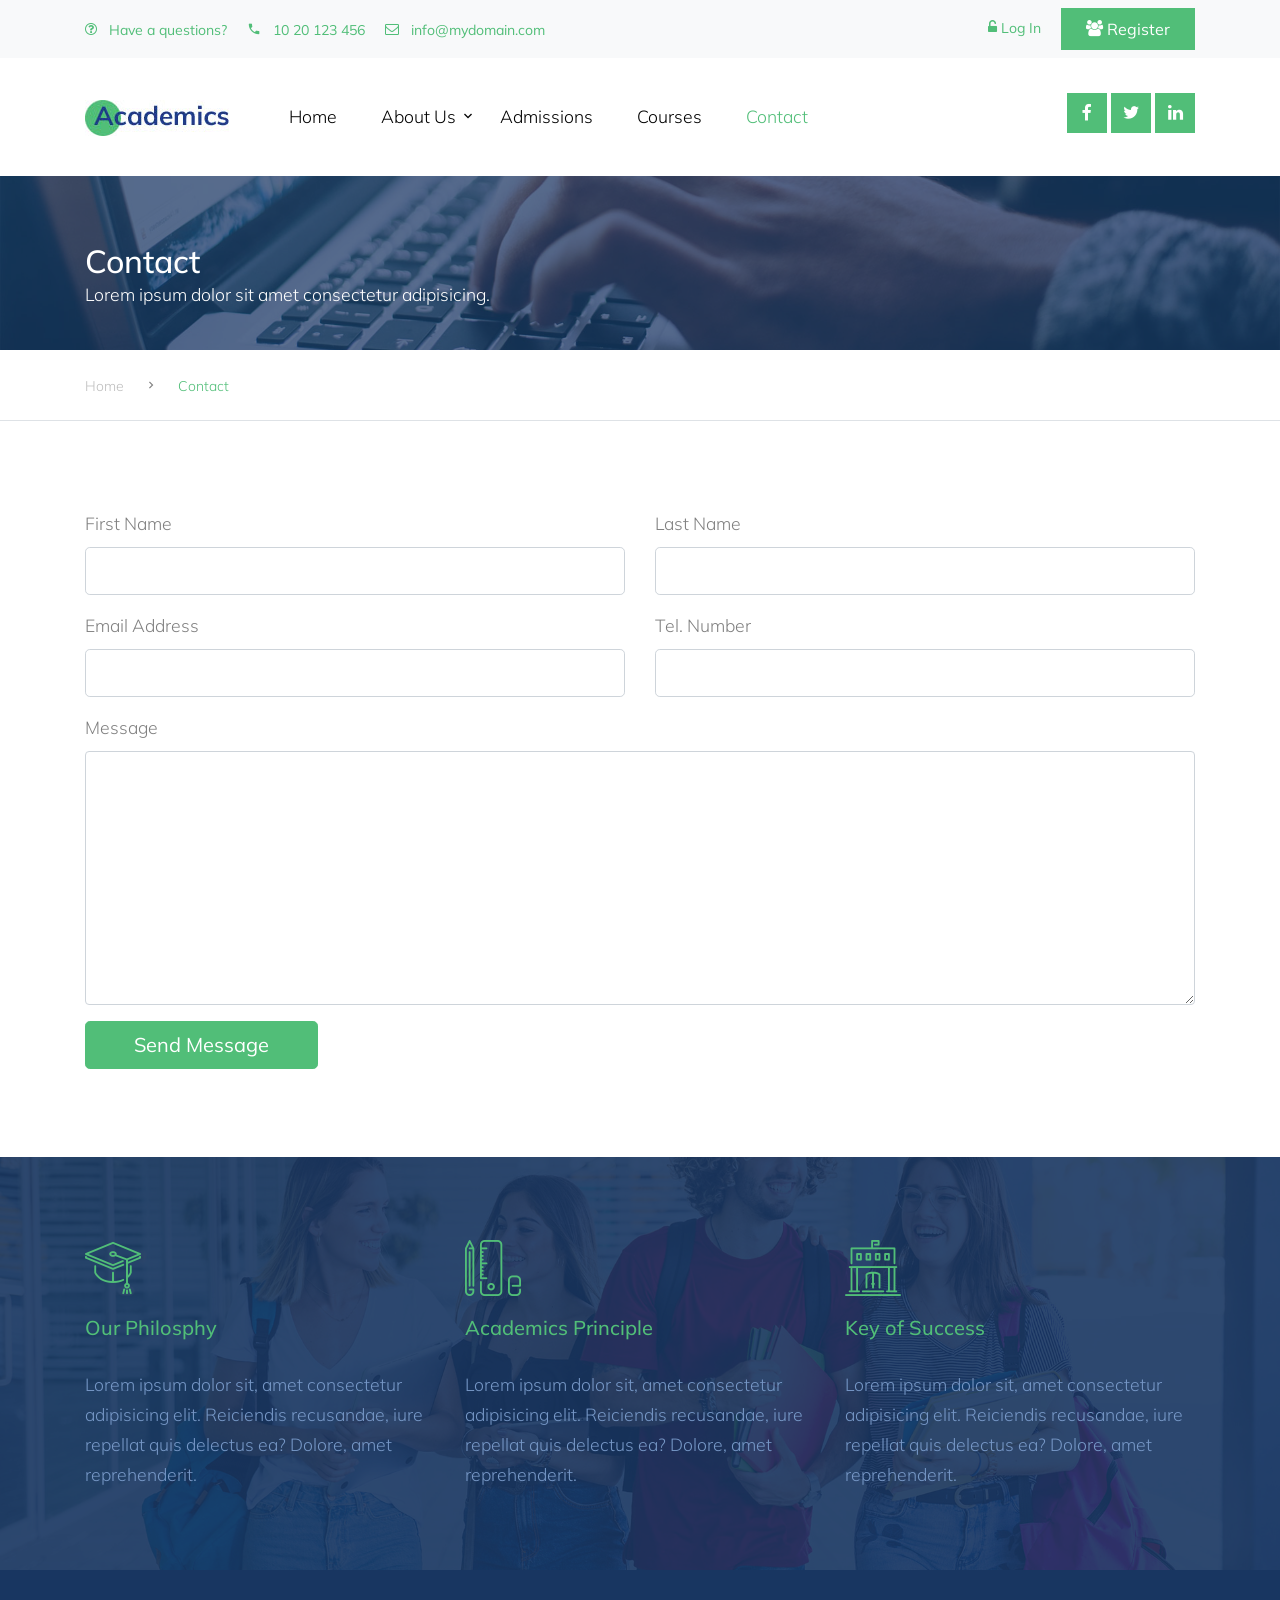
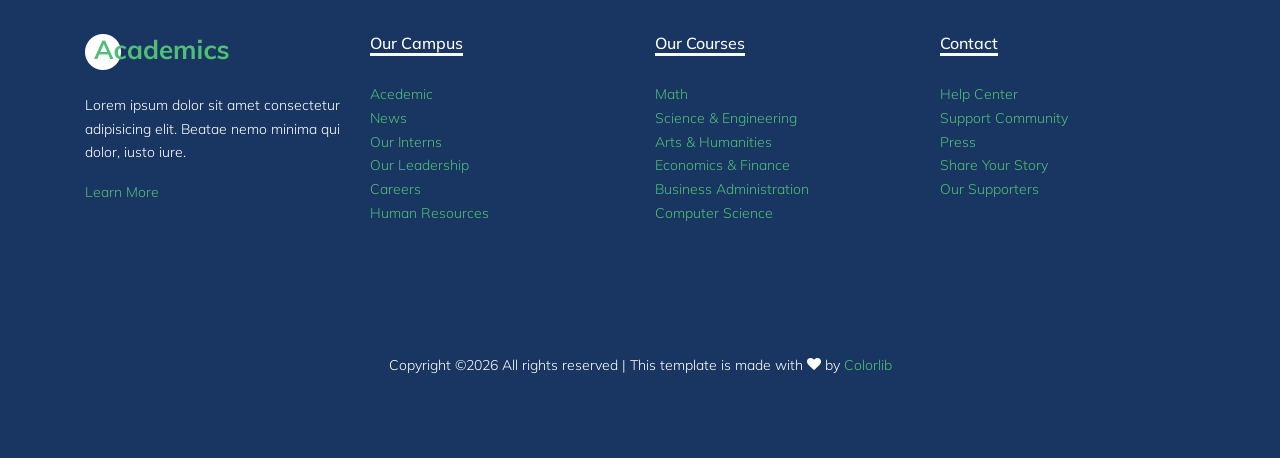
<file: academics/contact.html>
<!DOCTYPE html>
<html lang="en">

<head>
  <title>Academics &mdash; Website by Colorlib</title>
  <meta charset="utf-8">
  <meta name="viewport" content="width=device-width, initial-scale=1, shrink-to-fit=no">


  <link href="https://fonts.googleapis.com/css?family=Muli:300,400,700,900" rel="stylesheet">
  <link rel="stylesheet" href="fonts/icomoon/style.css">

  <link rel="stylesheet" href="css/bootstrap.min.css">
  <link rel="stylesheet" href="css/jquery-ui.css">
  <link rel="stylesheet" href="css/owl.carousel.min.css">
  <link rel="stylesheet" href="css/owl.theme.default.min.css">
  <link rel="stylesheet" href="css/owl.theme.default.min.css">

  <link rel="stylesheet" href="css/jquery.fancybox.min.css">

  <link rel="stylesheet" href="css/bootstrap-datepicker.css">

  <link rel="stylesheet" href="fonts/flaticon/font/flaticon.css">

  <link rel="stylesheet" href="css/aos.css">
  <link href="css/jquery.mb.YTPlayer.min.css" media="all" rel="stylesheet" type="text/css">

  <link rel="stylesheet" href="css/style.css">



</head>

<body data-spy="scroll" data-target=".site-navbar-target" data-offset="300">

  <div class="site-wrap">

    <div class="site-mobile-menu site-navbar-target">
      <div class="site-mobile-menu-header">
        <div class="site-mobile-menu-close mt-3">
          <span class="icon-close2 js-menu-toggle"></span>
        </div>
      </div>
      <div class="site-mobile-menu-body"></div>
    </div>


    <div class="py-2 bg-light">
      <div class="container">
        <div class="row align-items-center">
          <div class="col-lg-9 d-none d-lg-block">
            <a href="#" class="small mr-3"><span class="icon-question-circle-o mr-2"></span> Have a questions?</a> 
            <a href="#" class="small mr-3"><span class="icon-phone2 mr-2"></span> 10 20 123 456</a> 
            <a href="#" class="small mr-3"><span class="icon-envelope-o mr-2"></span> info@mydomain.com</a> 
          </div>
          <div class="col-lg-3 text-right">
            <a href="login.html" class="small mr-3"><span class="icon-unlock-alt"></span> Log In</a>
            <a href="register.html" class="small btn btn-primary px-4 py-2 rounded-0"><span class="icon-users"></span> Register</a>
          </div>
        </div>
      </div>
    </div>
    <header class="site-navbar py-4 js-sticky-header site-navbar-target" role="banner">

      <div class="container">
        <div class="d-flex align-items-center">
          <div class="site-logo">
            <a href="index.html" class="d-block">
              <img src="images/logo.jpg" alt="Image" class="img-fluid">
            </a>
          </div>
          <div class="mr-auto">
            <nav class="site-navigation position-relative text-right" role="navigation">
              <ul class="site-menu main-menu js-clone-nav mr-auto d-none d-lg-block">
                <li>
                  <a href="index.html" class="nav-link text-left">Home</a>
                </li>
                <li class="has-children">
                  <a href="about.html" class="nav-link text-left">About Us</a>
                  <ul class="dropdown">
                    <li><a href="teachers.html">Our Teachers</a></li>
                    <li><a href="about.html">Our School</a></li>
                  </ul>
                </li>
                <li>
                  <a href="admissions.html" class="nav-link text-left">Admissions</a>
                </li>
                <li>
                  <a href="courses.html" class="nav-link text-left">Courses</a>
                </li>
                <li class="active">
                    <a href="contact.html" class="nav-link text-left">Contact</a>
                  </li>
              </ul>                                                                                                                                                                                                                                                                                          </ul>
            </nav>

          </div>
          <div class="ml-auto">
            <div class="social-wrap">
              <a href="#"><span class="icon-facebook"></span></a>
              <a href="#"><span class="icon-twitter"></span></a>
              <a href="#"><span class="icon-linkedin"></span></a>

              <a href="#" class="d-inline-block d-lg-none site-menu-toggle js-menu-toggle text-black"><span
                class="icon-menu h3"></span></a>
            </div>
          </div>
         
        </div>
      </div>

    </header>

    
    <div class="site-section ftco-subscribe-1 site-blocks-cover pb-4" style="background-image: url('images/bg_1.jpg')">
        <div class="container">
          <div class="row align-items-end">
            <div class="col-lg-7">
              <h2 class="mb-0">Contact</h2>
              <p>Lorem ipsum dolor sit amet consectetur adipisicing.</p>
            </div>
          </div>
        </div>
      </div> 
    

    <div class="custom-breadcrumns border-bottom">
      <div class="container">
        <a href="index.html">Home</a>
        <span class="mx-3 icon-keyboard_arrow_right"></span>
        <span class="current">Contact</span>
      </div>
    </div>

    <div class="site-section">
        <div class="container">
            <div class="row">
                <div class="col-md-6 form-group">
                    <label for="fname">First Name</label>
                    <input type="text" id="fname" class="form-control form-control-lg">
                </div>
                <div class="col-md-6 form-group">
                    <label for="lname">Last Name</label>
                    <input type="text" id="lname" class="form-control form-control-lg">
                </div>
            </div>
            <div class="row">
                <div class="col-md-6 form-group">
                    <label for="eaddress">Email Address</label>
                    <input type="text" id="eaddress" class="form-control form-control-lg">
                </div>
                <div class="col-md-6 form-group">
                    <label for="tel">Tel. Number</label>
                    <input type="text" id="tel" class="form-control form-control-lg">
                </div>
            </div>
            <div class="row">
                <div class="col-md-12 form-group">
                    <label for="message">Message</label>
                    <textarea name="" id="message" cols="30" rows="10" class="form-control"></textarea>
                </div>
            </div>

            <div class="row">
                <div class="col-12">
                    <input type="submit" value="Send Message" class="btn btn-primary btn-lg px-5">
                </div>
            </div>
        </div>
    </div>

    <div class="section-bg style-1" style="background-image: url('images/hero_1.jpg');">
        <div class="container">
          <div class="row">
            <div class="col-lg-4 col-md-6 mb-5 mb-lg-0">
              <span class="icon flaticon-mortarboard"></span>
              <h3>Our Philosphy</h3>
              <p>Lorem ipsum dolor sit, amet consectetur adipisicing elit. Reiciendis recusandae, iure repellat quis delectus ea? Dolore, amet reprehenderit.</p>
            </div>
            <div class="col-lg-4 col-md-6 mb-5 mb-lg-0">
              <span class="icon flaticon-school-material"></span>
              <h3>Academics Principle</h3>
              <p>Lorem ipsum dolor sit, amet consectetur adipisicing elit. Reiciendis recusandae, iure repellat quis delectus ea?
                Dolore, amet reprehenderit.</p>
            </div>
            <div class="col-lg-4 col-md-6 mb-5 mb-lg-0">
              <span class="icon flaticon-library"></span>
              <h3>Key of Success</h3>
              <p>Lorem ipsum dolor sit, amet consectetur adipisicing elit. Reiciendis recusandae, iure repellat quis delectus ea?
                Dolore, amet reprehenderit.</p>
            </div>
          </div>
        </div>
      </div>
      

    <div class="footer">
      <div class="container">
        <div class="row">
          <div class="col-lg-3">
            <p class="mb-4"><img src="images/logo.png" alt="Image" class="img-fluid"></p>
            <p>Lorem ipsum dolor sit amet consectetur adipisicing elit. Beatae nemo minima qui dolor, iusto iure.</p>  
            <p><a href="#">Learn More</a></p>
          </div>
          <div class="col-lg-3">
            <h3 class="footer-heading"><span>Our Campus</span></h3>
            <ul class="list-unstyled">
                <li><a href="#">Acedemic</a></li>
                <li><a href="#">News</a></li>
                <li><a href="#">Our Interns</a></li>
                <li><a href="#">Our Leadership</a></li>
                <li><a href="#">Careers</a></li>
                <li><a href="#">Human Resources</a></li>
            </ul>
          </div>
          <div class="col-lg-3">
              <h3 class="footer-heading"><span>Our Courses</span></h3>
              <ul class="list-unstyled">
                  <li><a href="#">Math</a></li>
                  <li><a href="#">Science &amp; Engineering</a></li>
                  <li><a href="#">Arts &amp; Humanities</a></li>
                  <li><a href="#">Economics &amp; Finance</a></li>
                  <li><a href="#">Business Administration</a></li>
                  <li><a href="#">Computer Science</a></li>
              </ul>
          </div>
          <div class="col-lg-3">
              <h3 class="footer-heading"><span>Contact</span></h3>
              <ul class="list-unstyled">
                  <li><a href="#">Help Center</a></li>
                  <li><a href="#">Support Community</a></li>
                  <li><a href="#">Press</a></li>
                  <li><a href="#">Share Your Story</a></li>
                  <li><a href="#">Our Supporters</a></li>
              </ul>
          </div>
        </div>

        <div class="row">
          <div class="col-12">
            <div class="copyright">
                <p>
                    <!-- Link back to Colorlib can't be removed. Template is licensed under CC BY 3.0. -->
                    Copyright &copy;<script>document.write(new Date().getFullYear());</script> All rights reserved | This template is made with <i class="icon-heart" aria-hidden="true"></i> by <a href="https://colorlib.com" target="_blank" >Colorlib</a>
                    <!-- Link back to Colorlib can't be removed. Template is licensed under CC BY 3.0. -->
                    </p>
            </div>
          </div>
        </div>
      </div>
    </div>
    

  </div>
  <!-- .site-wrap -->

  <!-- loader -->
  <div id="loader" class="show fullscreen"><svg class="circular" width="48px" height="48px"><circle class="path-bg" cx="24" cy="24" r="22" fill="none" stroke-width="4" stroke="#eeeeee"/><circle class="path" cx="24" cy="24" r="22" fill="none" stroke-width="4" stroke-miterlimit="10" stroke="#51be78"/></svg></div>

  <script src="js/jquery-3.3.1.min.js"></script>
  <script src="js/jquery-migrate-3.0.1.min.js"></script>
  <script src="js/jquery-ui.js"></script>
  <script src="js/popper.min.js"></script>
  <script src="js/bootstrap.min.js"></script>
  <script src="js/owl.carousel.min.js"></script>
  <script src="js/jquery.stellar.min.js"></script>
  <script src="js/jquery.countdown.min.js"></script>
  <script src="js/bootstrap-datepicker.min.js"></script>
  <script src="js/jquery.easing.1.3.js"></script>
  <script src="js/aos.js"></script>
  <script src="js/jquery.fancybox.min.js"></script>
  <script src="js/jquery.sticky.js"></script>
  <script src="js/jquery.mb.YTPlayer.min.js"></script>




  <script src="js/main.js"></script>

</body>

</html>
</file>
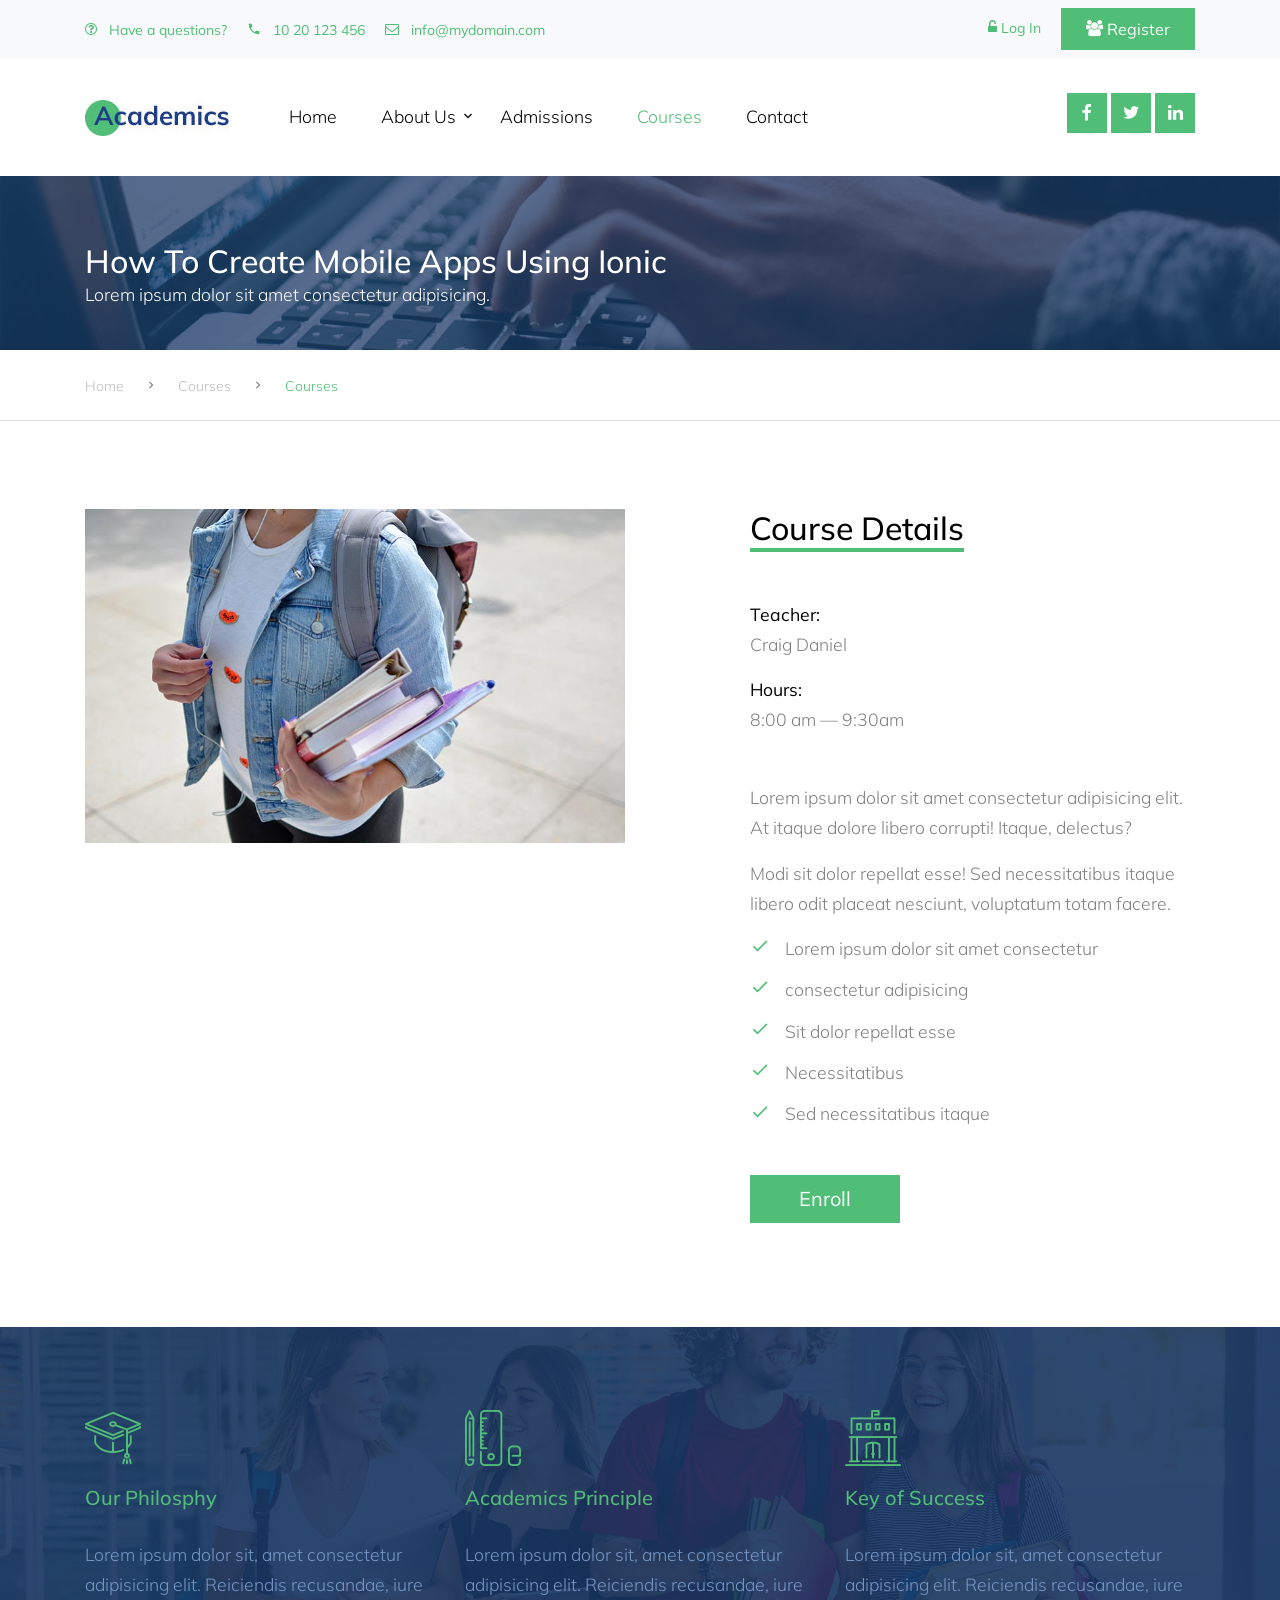
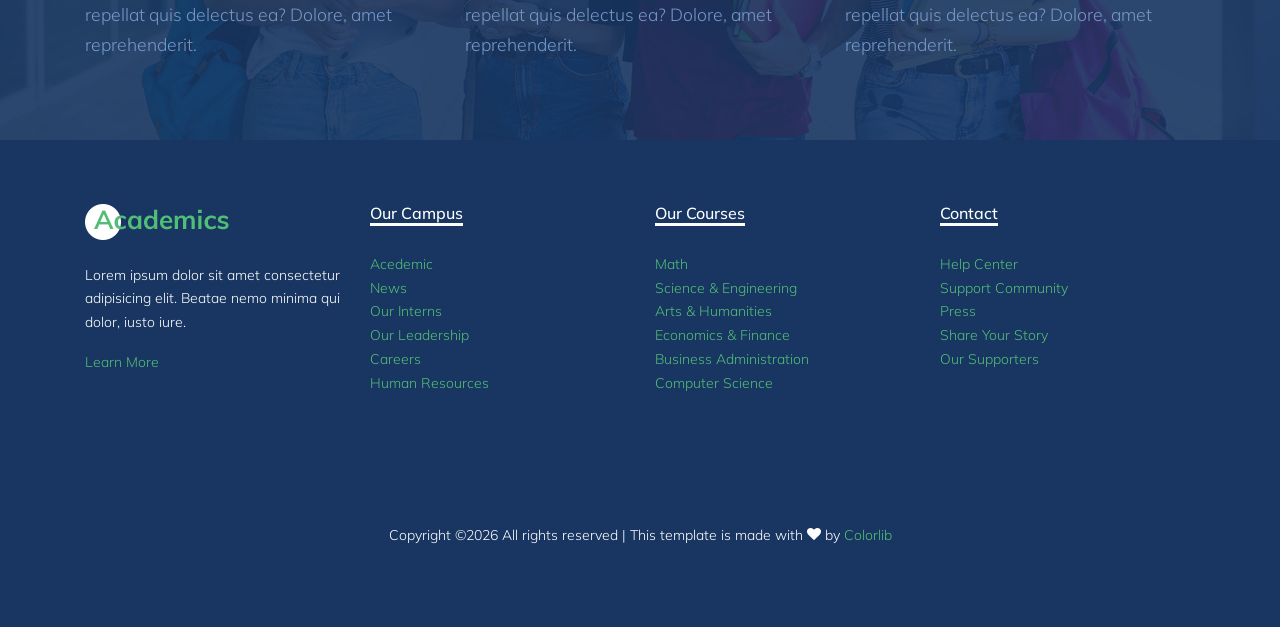
<file: academics/course-single.html>
<!DOCTYPE html>
<html lang="en">

<head>
  <title>Academics &mdash; Website by Colorlib</title>
  <meta charset="utf-8">
  <meta name="viewport" content="width=device-width, initial-scale=1, shrink-to-fit=no">


  <link href="https://fonts.googleapis.com/css?family=Muli:300,400,700,900" rel="stylesheet">
  <link rel="stylesheet" href="fonts/icomoon/style.css">

  <link rel="stylesheet" href="css/bootstrap.min.css">
  <link rel="stylesheet" href="css/jquery-ui.css">
  <link rel="stylesheet" href="css/owl.carousel.min.css">
  <link rel="stylesheet" href="css/owl.theme.default.min.css">
  <link rel="stylesheet" href="css/owl.theme.default.min.css">

  <link rel="stylesheet" href="css/jquery.fancybox.min.css">

  <link rel="stylesheet" href="css/bootstrap-datepicker.css">

  <link rel="stylesheet" href="fonts/flaticon/font/flaticon.css">

  <link rel="stylesheet" href="css/aos.css">
  <link href="css/jquery.mb.YTPlayer.min.css" media="all" rel="stylesheet" type="text/css">

  <link rel="stylesheet" href="css/style.css">



</head>

<body data-spy="scroll" data-target=".site-navbar-target" data-offset="300">

  <div class="site-wrap">

    <div class="site-mobile-menu site-navbar-target">
      <div class="site-mobile-menu-header">
        <div class="site-mobile-menu-close mt-3">
          <span class="icon-close2 js-menu-toggle"></span>
        </div>
      </div>
      <div class="site-mobile-menu-body"></div>
    </div>


    <div class="py-2 bg-light">
      <div class="container">
        <div class="row align-items-center">
          <div class="col-lg-9 d-none d-lg-block">
            <a href="#" class="small mr-3"><span class="icon-question-circle-o mr-2"></span> Have a questions?</a> 
            <a href="#" class="small mr-3"><span class="icon-phone2 mr-2"></span> 10 20 123 456</a> 
            <a href="#" class="small mr-3"><span class="icon-envelope-o mr-2"></span> info@mydomain.com</a> 
          </div>
          <div class="col-lg-3 text-right">
            <a href="login.html" class="small mr-3"><span class="icon-unlock-alt"></span> Log In</a>
            <a href="register.html" class="small btn btn-primary px-4 py-2 rounded-0"><span class="icon-users"></span> Register</a>
          </div>
        </div>
      </div>
    </div>
    <header class="site-navbar py-4 js-sticky-header site-navbar-target" role="banner">

      <div class="container">
        <div class="d-flex align-items-center">
          <div class="site-logo">
            <a href="index.html" class="d-block">
              <img src="images/logo.jpg" alt="Image" class="img-fluid">
            </a>
          </div>
          <div class="mr-auto">
            <nav class="site-navigation position-relative text-right" role="navigation">
              <ul class="site-menu main-menu js-clone-nav mr-auto d-none d-lg-block">
                <li>
                  <a href="index.html" class="nav-link text-left">Home</a>
                </li>
                <li class="has-children">
                  <a href="about.html" class="nav-link text-left">About Us</a>
                  <ul class="dropdown">
                    <li><a href="teachers.html">Our Teachers</a></li>
                    <li><a href="about.html">Our School</a></li>
                  </ul>
                </li>
                <li>
                  <a href="admissions.html" class="nav-link text-left">Admissions</a>
                </li>
                <li class="active">
                  <a href="courses.html" class="nav-link text-left">Courses</a>
                </li>
                <li>
                    <a href="contact.html" class="nav-link text-left">Contact</a>
                  </li>
              </ul>                                                                                                                                                                                                                                                                                          </ul>
            </nav>

          </div>
          <div class="ml-auto">
            <div class="social-wrap">
              <a href="#"><span class="icon-facebook"></span></a>
              <a href="#"><span class="icon-twitter"></span></a>
              <a href="#"><span class="icon-linkedin"></span></a>

              <a href="#" class="d-inline-block d-lg-none site-menu-toggle js-menu-toggle text-black"><span
                class="icon-menu h3"></span></a>
            </div>
          </div>
         
        </div>
      </div>

    </header>

    
    <div class="site-section ftco-subscribe-1 site-blocks-cover pb-4" style="background-image: url('images/bg_1.jpg')">
        <div class="container">
          <div class="row align-items-end">
            <div class="col-lg-7">
              <h2 class="mb-0">How To Create Mobile Apps Using Ionic</h2>
              <p>Lorem ipsum dolor sit amet consectetur adipisicing.</p>
            </div>
          </div>
        </div>
      </div> 
    

    <div class="custom-breadcrumns border-bottom">
      <div class="container">
        <a href="index.html">Home</a>
        <span class="mx-3 icon-keyboard_arrow_right"></span>
        <a href="courses.html">Courses</a>
        <span class="mx-3 icon-keyboard_arrow_right"></span>
        <span class="current">Courses</span>
      </div>
    </div>

    <div class="site-section">
        <div class="container">
            <div class="row">
                <div class="col-md-6 mb-4">
                    <p>
                        <img src="images/course_5.jpg" alt="Image" class="img-fluid">
                    </p>
                </div>
                <div class="col-lg-5 ml-auto align-self-center">
                        <h2 class="section-title-underline mb-5">
                            <span>Course Details</span>
                        </h2>
                        
                        <p><strong class="text-black d-block">Teacher:</strong> Craig Daniel</p>
                        <p class="mb-5"><strong class="text-black d-block">Hours:</strong> 8:00 am &mdash; 9:30am</p>
                        <p>Lorem ipsum dolor sit amet consectetur adipisicing elit. At itaque dolore libero corrupti! Itaque, delectus?</p>
                        <p>Modi sit dolor repellat esse! Sed necessitatibus itaque libero odit placeat nesciunt, voluptatum totam facere.</p>
    
                        <ul class="ul-check primary list-unstyled mb-5">
                            <li>Lorem ipsum dolor sit amet consectetur</li>
                            <li>consectetur adipisicing  </li>
                            <li>Sit dolor repellat esse</li>
                            <li>Necessitatibus</li>
                            <li>Sed necessitatibus itaque </li>
                        </ul>

                        <p>
                            <a href="#" class="btn btn-primary rounded-0 btn-lg px-5">Enroll</a>
                        </p>
    
                    </div>
            </div>
        </div>
    </div>

    <div class="section-bg style-1" style="background-image: url('images/hero_1.jpg');">
        <div class="container">
          <div class="row">
            <div class="col-lg-4 col-md-6 mb-5 mb-lg-0">
              <span class="icon flaticon-mortarboard"></span>
              <h3>Our Philosphy</h3>
              <p>Lorem ipsum dolor sit, amet consectetur adipisicing elit. Reiciendis recusandae, iure repellat quis delectus ea? Dolore, amet reprehenderit.</p>
            </div>
            <div class="col-lg-4 col-md-6 mb-5 mb-lg-0">
              <span class="icon flaticon-school-material"></span>
              <h3>Academics Principle</h3>
              <p>Lorem ipsum dolor sit, amet consectetur adipisicing elit. Reiciendis recusandae, iure repellat quis delectus ea?
                Dolore, amet reprehenderit.</p>
            </div>
            <div class="col-lg-4 col-md-6 mb-5 mb-lg-0">
              <span class="icon flaticon-library"></span>
              <h3>Key of Success</h3>
              <p>Lorem ipsum dolor sit, amet consectetur adipisicing elit. Reiciendis recusandae, iure repellat quis delectus ea?
                Dolore, amet reprehenderit.</p>
            </div>
          </div>
        </div>
      </div>
      

    <div class="footer">
      <div class="container">
        <div class="row">
          <div class="col-lg-3">
            <p class="mb-4"><img src="images/logo.png" alt="Image" class="img-fluid"></p>
            <p>Lorem ipsum dolor sit amet consectetur adipisicing elit. Beatae nemo minima qui dolor, iusto iure.</p>  
            <p><a href="#">Learn More</a></p>
          </div>
          <div class="col-lg-3">
            <h3 class="footer-heading"><span>Our Campus</span></h3>
            <ul class="list-unstyled">
                <li><a href="#">Acedemic</a></li>
                <li><a href="#">News</a></li>
                <li><a href="#">Our Interns</a></li>
                <li><a href="#">Our Leadership</a></li>
                <li><a href="#">Careers</a></li>
                <li><a href="#">Human Resources</a></li>
            </ul>
          </div>
          <div class="col-lg-3">
              <h3 class="footer-heading"><span>Our Courses</span></h3>
              <ul class="list-unstyled">
                  <li><a href="#">Math</a></li>
                  <li><a href="#">Science &amp; Engineering</a></li>
                  <li><a href="#">Arts &amp; Humanities</a></li>
                  <li><a href="#">Economics &amp; Finance</a></li>
                  <li><a href="#">Business Administration</a></li>
                  <li><a href="#">Computer Science</a></li>
              </ul>
          </div>
          <div class="col-lg-3">
              <h3 class="footer-heading"><span>Contact</span></h3>
              <ul class="list-unstyled">
                  <li><a href="#">Help Center</a></li>
                  <li><a href="#">Support Community</a></li>
                  <li><a href="#">Press</a></li>
                  <li><a href="#">Share Your Story</a></li>
                  <li><a href="#">Our Supporters</a></li>
              </ul>
          </div>
        </div>

        <div class="row">
          <div class="col-12">
            <div class="copyright">
                <p>
                    <!-- Link back to Colorlib can't be removed. Template is licensed under CC BY 3.0. -->
                    Copyright &copy;<script>document.write(new Date().getFullYear());</script> All rights reserved | This template is made with <i class="icon-heart" aria-hidden="true"></i> by <a href="https://colorlib.com" target="_blank" >Colorlib</a>
                    <!-- Link back to Colorlib can't be removed. Template is licensed under CC BY 3.0. -->
                    </p>
            </div>
          </div>
        </div>
      </div>
    </div>
    

  </div>
  <!-- .site-wrap -->

  <!-- loader -->
  <div id="loader" class="show fullscreen"><svg class="circular" width="48px" height="48px"><circle class="path-bg" cx="24" cy="24" r="22" fill="none" stroke-width="4" stroke="#eeeeee"/><circle class="path" cx="24" cy="24" r="22" fill="none" stroke-width="4" stroke-miterlimit="10" stroke="#51be78"/></svg></div>

  <script src="js/jquery-3.3.1.min.js"></script>
  <script src="js/jquery-migrate-3.0.1.min.js"></script>
  <script src="js/jquery-ui.js"></script>
  <script src="js/popper.min.js"></script>
  <script src="js/bootstrap.min.js"></script>
  <script src="js/owl.carousel.min.js"></script>
  <script src="js/jquery.stellar.min.js"></script>
  <script src="js/jquery.countdown.min.js"></script>
  <script src="js/bootstrap-datepicker.min.js"></script>
  <script src="js/jquery.easing.1.3.js"></script>
  <script src="js/aos.js"></script>
  <script src="js/jquery.fancybox.min.js"></script>
  <script src="js/jquery.sticky.js"></script>
  <script src="js/jquery.mb.YTPlayer.min.js"></script>




  <script src="js/main.js"></script>

</body>

</html>
</file>
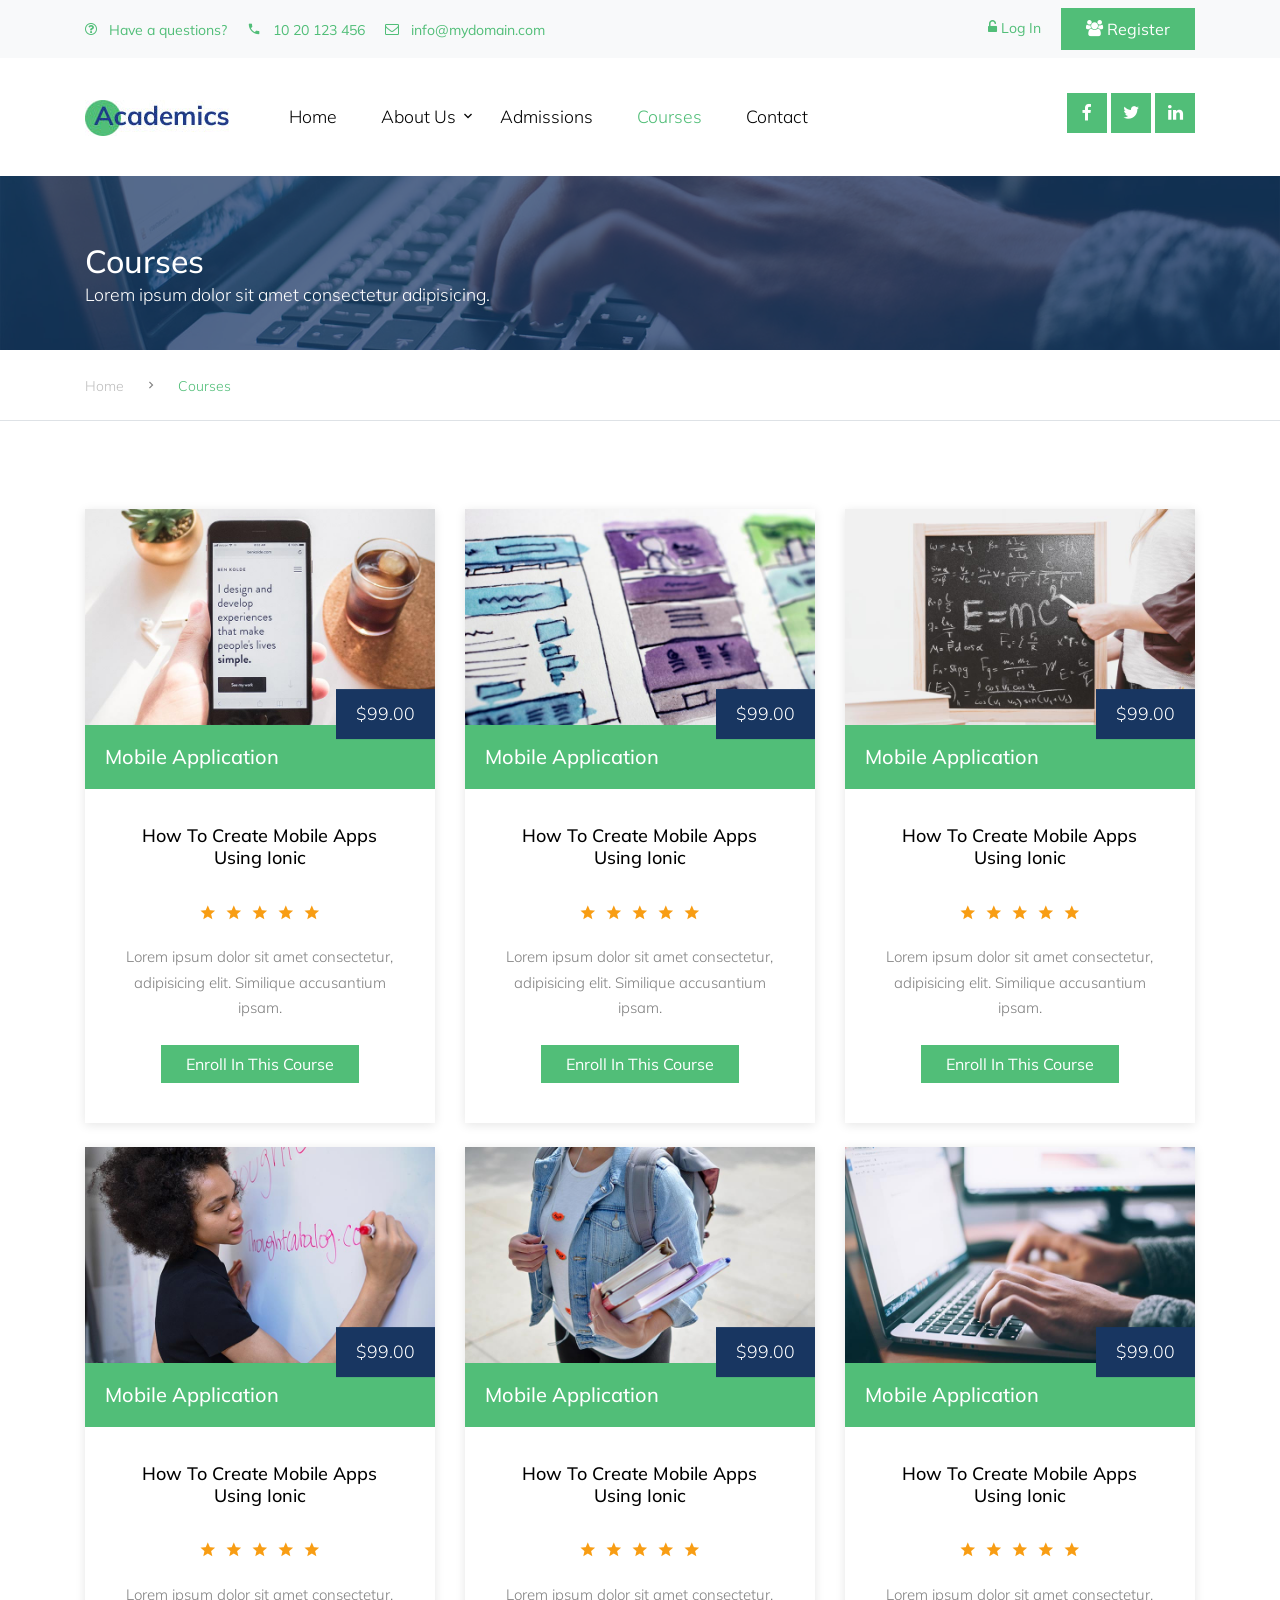
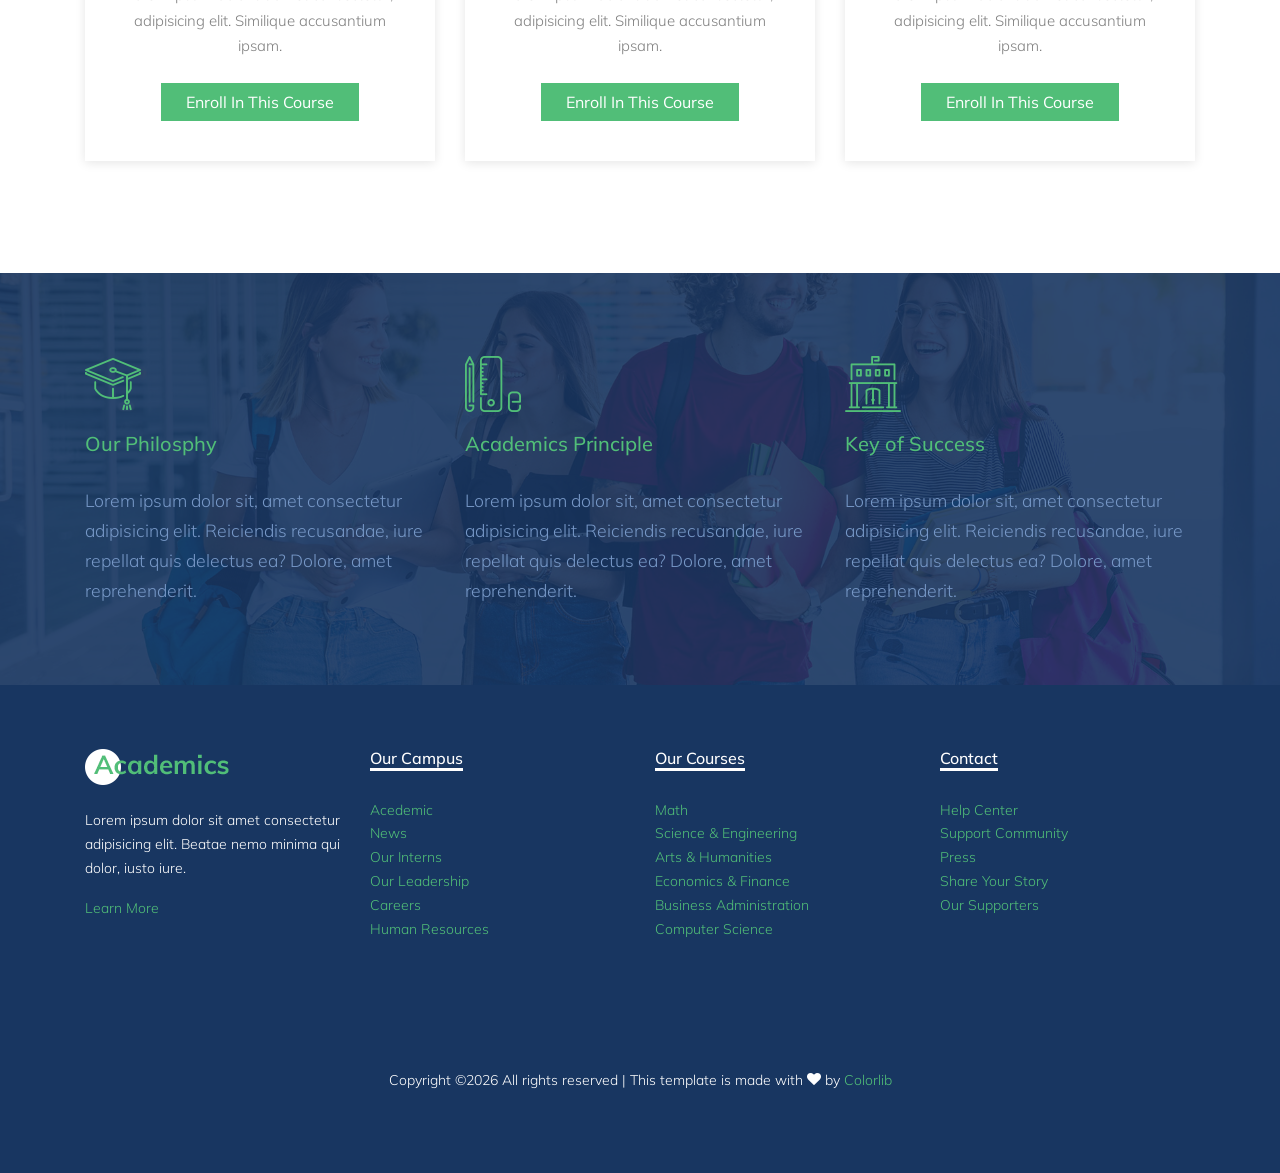
<file: academics/courses.html>
<!DOCTYPE html>
<html lang="en">

<head>
  <title>Academics &mdash; Website by Colorlib</title>
  <meta charset="utf-8">
  <meta name="viewport" content="width=device-width, initial-scale=1, shrink-to-fit=no">


  <link href="https://fonts.googleapis.com/css?family=Muli:300,400,700,900" rel="stylesheet">
  <link rel="stylesheet" href="fonts/icomoon/style.css">

  <link rel="stylesheet" href="css/bootstrap.min.css">
  <link rel="stylesheet" href="css/jquery-ui.css">
  <link rel="stylesheet" href="css/owl.carousel.min.css">
  <link rel="stylesheet" href="css/owl.theme.default.min.css">
  <link rel="stylesheet" href="css/owl.theme.default.min.css">

  <link rel="stylesheet" href="css/jquery.fancybox.min.css">

  <link rel="stylesheet" href="css/bootstrap-datepicker.css">

  <link rel="stylesheet" href="fonts/flaticon/font/flaticon.css">

  <link rel="stylesheet" href="css/aos.css">
  <link href="css/jquery.mb.YTPlayer.min.css" media="all" rel="stylesheet" type="text/css">

  <link rel="stylesheet" href="css/style.css">



</head>

<body data-spy="scroll" data-target=".site-navbar-target" data-offset="300">

  <div class="site-wrap">

    <div class="site-mobile-menu site-navbar-target">
      <div class="site-mobile-menu-header">
        <div class="site-mobile-menu-close mt-3">
          <span class="icon-close2 js-menu-toggle"></span>
        </div>
      </div>
      <div class="site-mobile-menu-body"></div>
    </div>


    <div class="py-2 bg-light">
      <div class="container">
        <div class="row align-items-center">
          <div class="col-lg-9 d-none d-lg-block">
            <a href="#" class="small mr-3"><span class="icon-question-circle-o mr-2"></span> Have a questions?</a> 
            <a href="#" class="small mr-3"><span class="icon-phone2 mr-2"></span> 10 20 123 456</a> 
            <a href="#" class="small mr-3"><span class="icon-envelope-o mr-2"></span> info@mydomain.com</a> 
          </div>
          <div class="col-lg-3 text-right">
            <a href="login.html" class="small mr-3"><span class="icon-unlock-alt"></span> Log In</a>
            <a href="register.html" class="small btn btn-primary px-4 py-2 rounded-0"><span class="icon-users"></span> Register</a>
          </div>
        </div>
      </div>
    </div>
    <header class="site-navbar py-4 js-sticky-header site-navbar-target" role="banner">

      <div class="container">
        <div class="d-flex align-items-center">
          <div class="site-logo">
            <a href="index.html" class="d-block">
              <img src="images/logo.jpg" alt="Image" class="img-fluid">
            </a>
          </div>
          <div class="mr-auto">
            <nav class="site-navigation position-relative text-right" role="navigation">
              <ul class="site-menu main-menu js-clone-nav mr-auto d-none d-lg-block">
                <li>
                  <a href="index.html" class="nav-link text-left">Home</a>
                </li>
                <li class="has-children">
                  <a href="about.html" class="nav-link text-left">About Us</a>
                  <ul class="dropdown">
                    <li><a href="teachers.html">Our Teachers</a></li>
                    <li><a href="about.html">Our School</a></li>
                  </ul>
                </li>
                <li>
                  <a href="admissions.html" class="nav-link text-left">Admissions</a>
                </li>
                <li class="active">
                  <a href="courses.html" class="nav-link text-left">Courses</a>
                </li>
                <li>
                    <a href="contact.html" class="nav-link text-left">Contact</a>
                  </li>
              </ul>                                                                                                                                                                                                                                                                                          </ul>
            </nav>

          </div>
          <div class="ml-auto">
            <div class="social-wrap">
              <a href="#"><span class="icon-facebook"></span></a>
              <a href="#"><span class="icon-twitter"></span></a>
              <a href="#"><span class="icon-linkedin"></span></a>

              <a href="#" class="d-inline-block d-lg-none site-menu-toggle js-menu-toggle text-black"><span
                class="icon-menu h3"></span></a>
            </div>
          </div>
         
        </div>
      </div>

    </header>

    
    <div class="site-section ftco-subscribe-1 site-blocks-cover pb-4" style="background-image: url('images/bg_1.jpg')">
        <div class="container">
          <div class="row align-items-end">
            <div class="col-lg-7">
              <h2 class="mb-0">Courses</h2>
              <p>Lorem ipsum dolor sit amet consectetur adipisicing.</p>
            </div>
          </div>
        </div>
      </div> 
    

    <div class="custom-breadcrumns border-bottom">
      <div class="container">
        <a href="index.html">Home</a>
        <span class="mx-3 icon-keyboard_arrow_right"></span>
        <span class="current">Courses</span>
      </div>
    </div>

    <div class="site-section">
        <div class="container">
            <div class="row">
                <div class="col-lg-4 col-md-6 mb-4">
                    <div class="course-1-item">
                        <figure class="thumnail">
                        <a href="course-single.html"><img src="images/course_1.jpg" alt="Image" class="img-fluid"></a>
                        <div class="price">$99.00</div>
                        <div class="category"><h3>Mobile Application</h3></div>  
                        </figure>
                        <div class="course-1-content pb-4">
                        <h2>How To Create Mobile Apps Using Ionic</h2>
                        <div class="rating text-center mb-3">
                            <span class="icon-star2 text-warning"></span>
                            <span class="icon-star2 text-warning"></span>
                            <span class="icon-star2 text-warning"></span>
                            <span class="icon-star2 text-warning"></span>
                            <span class="icon-star2 text-warning"></span>
                        </div>
                        <p class="desc mb-4">Lorem ipsum dolor sit amet consectetur, adipisicing elit. Similique accusantium ipsam.</p>
                        <p><a href="course-single.html" class="btn btn-primary rounded-0 px-4">Enroll In This Course</a></p>
                        </div>
                    </div>
                </div>

                <div class="col-lg-4 col-md-6 mb-4">
                    <div class="course-1-item">
                        <figure class="thumnail">
                                <a href="course-single.html"><img src="images/course_2.jpg" alt="Image" class="img-fluid"></a>
                        <div class="price">$99.00</div>
                        <div class="category"><h3>Mobile Application</h3></div>  
                        </figure>
                        <div class="course-1-content pb-4">
                        <h2>How To Create Mobile Apps Using Ionic</h2>
                        <div class="rating text-center mb-3">
                            <span class="icon-star2 text-warning"></span>
                            <span class="icon-star2 text-warning"></span>
                            <span class="icon-star2 text-warning"></span>
                            <span class="icon-star2 text-warning"></span>
                            <span class="icon-star2 text-warning"></span>
                        </div>
                        <p class="desc mb-4">Lorem ipsum dolor sit amet consectetur, adipisicing elit. Similique accusantium ipsam.</p>
                        <p><a href="course-single.html" class="btn btn-primary rounded-0 px-4">Enroll In This Course</a></p>
                        </div>
                    </div>
                </div>

                <div class="col-lg-4 col-md-6 mb-4">
                    <div class="course-1-item">
                        <figure class="thumnail">
                                <a href="course-single.html"><img src="images/course_3.jpg" alt="Image" class="img-fluid"></a>
                        <div class="price">$99.00</div>
                        <div class="category"><h3>Mobile Application</h3></div>  
                        </figure>
                        <div class="course-1-content pb-4">
                        <h2>How To Create Mobile Apps Using Ionic</h2>
                        <div class="rating text-center mb-3">
                            <span class="icon-star2 text-warning"></span>
                            <span class="icon-star2 text-warning"></span>
                            <span class="icon-star2 text-warning"></span>
                            <span class="icon-star2 text-warning"></span>
                            <span class="icon-star2 text-warning"></span>
                        </div>
                        <p class="desc mb-4">Lorem ipsum dolor sit amet consectetur, adipisicing elit. Similique accusantium ipsam.</p>
                        <p><a href="course-single.html" class="btn btn-primary rounded-0 px-4">Enroll In This Course</a></p>
                        </div>
                    </div>
                </div>


                <div class="col-lg-4 col-md-6 mb-4">
                    <div class="course-1-item">
                        <figure class="thumnail">
                                <a href="course-single.html"><img src="images/course_4.jpg" alt="Image" class="img-fluid"></a>
                        <div class="price">$99.00</div>
                        <div class="category"><h3>Mobile Application</h3></div>  
                        </figure>
                        <div class="course-1-content pb-4">
                        <h2>How To Create Mobile Apps Using Ionic</h2>
                        <div class="rating text-center mb-3">
                            <span class="icon-star2 text-warning"></span>
                            <span class="icon-star2 text-warning"></span>
                            <span class="icon-star2 text-warning"></span>
                            <span class="icon-star2 text-warning"></span>
                            <span class="icon-star2 text-warning"></span>
                        </div>
                        <p class="desc mb-4">Lorem ipsum dolor sit amet consectetur, adipisicing elit. Similique accusantium ipsam.</p>
                        <p><a href="course-single.html" class="btn btn-primary rounded-0 px-4">Enroll In This Course</a></p>
                        </div>
                    </div>
                </div>

                <div class="col-lg-4 col-md-6 mb-4">
                    <div class="course-1-item">
                        <figure class="thumnail">
                                <a href="course-single.html"><img src="images/course_5.jpg" alt="Image" class="img-fluid"></a>
                        <div class="price">$99.00</div>
                        <div class="category"><h3>Mobile Application</h3></div>  
                        </figure>
                        <div class="course-1-content pb-4">
                        <h2>How To Create Mobile Apps Using Ionic</h2>
                        <div class="rating text-center mb-3">
                            <span class="icon-star2 text-warning"></span>
                            <span class="icon-star2 text-warning"></span>
                            <span class="icon-star2 text-warning"></span>
                            <span class="icon-star2 text-warning"></span>
                            <span class="icon-star2 text-warning"></span>
                        </div>
                        <p class="desc mb-4">Lorem ipsum dolor sit amet consectetur, adipisicing elit. Similique accusantium ipsam.</p>
                        <p><a href="course-single.html" class="btn btn-primary rounded-0 px-4">Enroll In This Course</a></p>
                        </div>
                    </div>
                </div>

                <div class="col-lg-4 col-md-6 mb-4">
                    <div class="course-1-item">
                        <figure class="thumnail">
                                <a href="course-single.html"><img src="images/course_6.jpg" alt="Image" class="img-fluid"></a>
                        <div class="price">$99.00</div>
                        <div class="category"><h3>Mobile Application</h3></div>  
                        </figure>
                        <div class="course-1-content pb-4">
                        <h2>How To Create Mobile Apps Using Ionic</h2>
                        <div class="rating text-center mb-3">
                            <span class="icon-star2 text-warning"></span>
                            <span class="icon-star2 text-warning"></span>
                            <span class="icon-star2 text-warning"></span>
                            <span class="icon-star2 text-warning"></span>
                            <span class="icon-star2 text-warning"></span>
                        </div>
                        <p class="desc mb-4">Lorem ipsum dolor sit amet consectetur, adipisicing elit. Similique accusantium ipsam.</p>
                        <p><a href="course-single.html" class="btn btn-primary rounded-0 px-4">Enroll In This Course</a></p>
                        </div>
                    </div>
                </div>

            </div>
        </div>
    </div>

    <div class="section-bg style-1" style="background-image: url('images/hero_1.jpg');">
        <div class="container">
          <div class="row">
            <div class="col-lg-4 col-md-6 mb-5 mb-lg-0">
              <span class="icon flaticon-mortarboard"></span>
              <h3>Our Philosphy</h3>
              <p>Lorem ipsum dolor sit, amet consectetur adipisicing elit. Reiciendis recusandae, iure repellat quis delectus ea? Dolore, amet reprehenderit.</p>
            </div>
            <div class="col-lg-4 col-md-6 mb-5 mb-lg-0">
              <span class="icon flaticon-school-material"></span>
              <h3>Academics Principle</h3>
              <p>Lorem ipsum dolor sit, amet consectetur adipisicing elit. Reiciendis recusandae, iure repellat quis delectus ea?
                Dolore, amet reprehenderit.</p>
            </div>
            <div class="col-lg-4 col-md-6 mb-5 mb-lg-0">
              <span class="icon flaticon-library"></span>
              <h3>Key of Success</h3>
              <p>Lorem ipsum dolor sit, amet consectetur adipisicing elit. Reiciendis recusandae, iure repellat quis delectus ea?
                Dolore, amet reprehenderit.</p>
            </div>
          </div>
        </div>
      </div>
      

    <div class="footer">
      <div class="container">
        <div class="row">
          <div class="col-lg-3">
            <p class="mb-4"><img src="images/logo.png" alt="Image" class="img-fluid"></p>
            <p>Lorem ipsum dolor sit amet consectetur adipisicing elit. Beatae nemo minima qui dolor, iusto iure.</p>  
            <p><a href="#">Learn More</a></p>
          </div>
          <div class="col-lg-3">
            <h3 class="footer-heading"><span>Our Campus</span></h3>
            <ul class="list-unstyled">
                <li><a href="#">Acedemic</a></li>
                <li><a href="#">News</a></li>
                <li><a href="#">Our Interns</a></li>
                <li><a href="#">Our Leadership</a></li>
                <li><a href="#">Careers</a></li>
                <li><a href="#">Human Resources</a></li>
            </ul>
          </div>
          <div class="col-lg-3">
              <h3 class="footer-heading"><span>Our Courses</span></h3>
              <ul class="list-unstyled">
                  <li><a href="#">Math</a></li>
                  <li><a href="#">Science &amp; Engineering</a></li>
                  <li><a href="#">Arts &amp; Humanities</a></li>
                  <li><a href="#">Economics &amp; Finance</a></li>
                  <li><a href="#">Business Administration</a></li>
                  <li><a href="#">Computer Science</a></li>
              </ul>
          </div>
          <div class="col-lg-3">
              <h3 class="footer-heading"><span>Contact</span></h3>
              <ul class="list-unstyled">
                  <li><a href="#">Help Center</a></li>
                  <li><a href="#">Support Community</a></li>
                  <li><a href="#">Press</a></li>
                  <li><a href="#">Share Your Story</a></li>
                  <li><a href="#">Our Supporters</a></li>
              </ul>
          </div>
        </div>

        <div class="row">
          <div class="col-12">
            <div class="copyright">
                <p>
                    <!-- Link back to Colorlib can't be removed. Template is licensed under CC BY 3.0. -->
                    Copyright &copy;<script>document.write(new Date().getFullYear());</script> All rights reserved | This template is made with <i class="icon-heart" aria-hidden="true"></i> by <a href="https://colorlib.com" target="_blank" >Colorlib</a>
                    <!-- Link back to Colorlib can't be removed. Template is licensed under CC BY 3.0. -->
                    </p>
            </div>
          </div>
        </div>
      </div>
    </div>
    

  </div>
  <!-- .site-wrap -->

  <!-- loader -->
  <div id="loader" class="show fullscreen"><svg class="circular" width="48px" height="48px"><circle class="path-bg" cx="24" cy="24" r="22" fill="none" stroke-width="4" stroke="#eeeeee"/><circle class="path" cx="24" cy="24" r="22" fill="none" stroke-width="4" stroke-miterlimit="10" stroke="#51be78"/></svg></div>

  <script src="js/jquery-3.3.1.min.js"></script>
  <script src="js/jquery-migrate-3.0.1.min.js"></script>
  <script src="js/jquery-ui.js"></script>
  <script src="js/popper.min.js"></script>
  <script src="js/bootstrap.min.js"></script>
  <script src="js/owl.carousel.min.js"></script>
  <script src="js/jquery.stellar.min.js"></script>
  <script src="js/jquery.countdown.min.js"></script>
  <script src="js/bootstrap-datepicker.min.js"></script>
  <script src="js/jquery.easing.1.3.js"></script>
  <script src="js/aos.js"></script>
  <script src="js/jquery.fancybox.min.js"></script>
  <script src="js/jquery.sticky.js"></script>
  <script src="js/jquery.mb.YTPlayer.min.js"></script>




  <script src="js/main.js"></script>

</body>

</html>
</file>
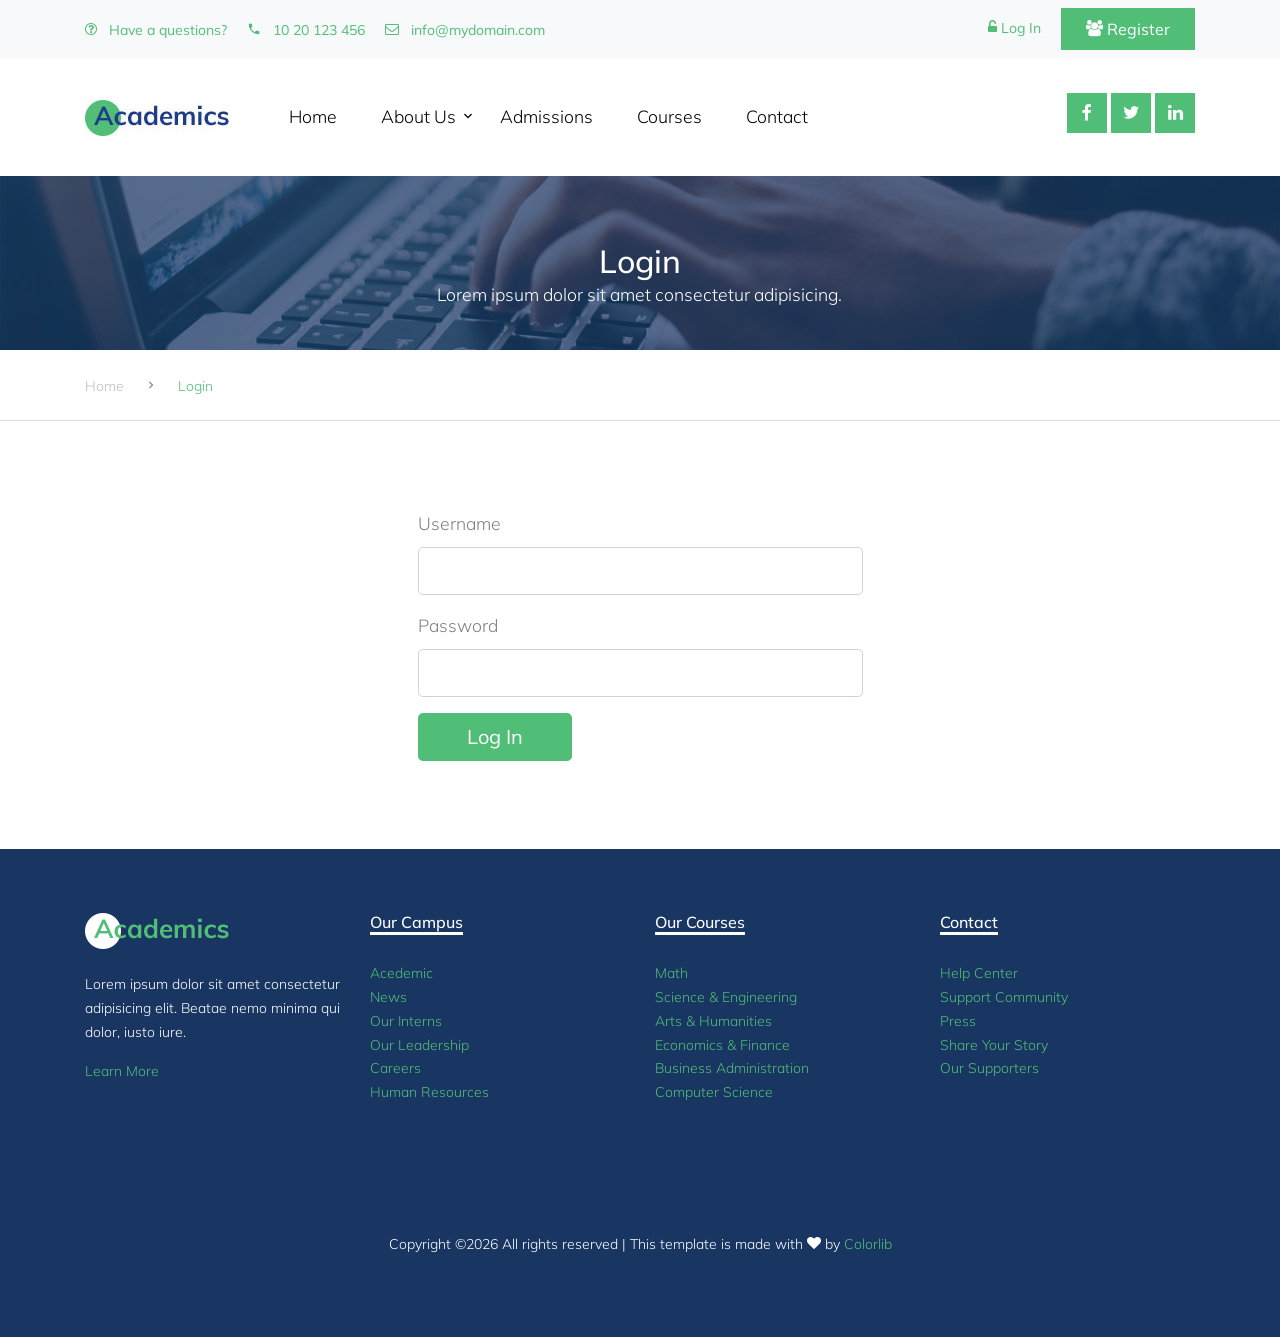
<file: academics/login.html>
<!DOCTYPE html>
<html lang="en">

<head>
  <title>Academics &mdash; Website by Colorlib</title>
  <meta charset="utf-8">
  <meta name="viewport" content="width=device-width, initial-scale=1, shrink-to-fit=no">


  <link href="https://fonts.googleapis.com/css?family=Muli:300,400,700,900" rel="stylesheet">
  <link rel="stylesheet" href="fonts/icomoon/style.css">

  <link rel="stylesheet" href="css/bootstrap.min.css">
  <link rel="stylesheet" href="css/jquery-ui.css">
  <link rel="stylesheet" href="css/owl.carousel.min.css">
  <link rel="stylesheet" href="css/owl.theme.default.min.css">
  <link rel="stylesheet" href="css/owl.theme.default.min.css">

  <link rel="stylesheet" href="css/jquery.fancybox.min.css">

  <link rel="stylesheet" href="css/bootstrap-datepicker.css">

  <link rel="stylesheet" href="fonts/flaticon/font/flaticon.css">

  <link rel="stylesheet" href="css/aos.css">
  <link href="css/jquery.mb.YTPlayer.min.css" media="all" rel="stylesheet" type="text/css">

  <link rel="stylesheet" href="css/style.css">



</head>

<body data-spy="scroll" data-target=".site-navbar-target" data-offset="300">

  <div class="site-wrap">

    <div class="site-mobile-menu site-navbar-target">
      <div class="site-mobile-menu-header">
        <div class="site-mobile-menu-close mt-3">
          <span class="icon-close2 js-menu-toggle"></span>
        </div>
      </div>
      <div class="site-mobile-menu-body"></div>
    </div>


    <div class="py-2 bg-light">
      <div class="container">
        <div class="row align-items-center">
          <div class="col-lg-9 d-none d-lg-block">
            <a href="#" class="small mr-3"><span class="icon-question-circle-o mr-2"></span> Have a questions?</a> 
            <a href="#" class="small mr-3"><span class="icon-phone2 mr-2"></span> 10 20 123 456</a> 
            <a href="#" class="small mr-3"><span class="icon-envelope-o mr-2"></span> info@mydomain.com</a> 
          </div>
          <div class="col-lg-3 text-right">
            <a href="login.html" class="small mr-3"><span class="icon-unlock-alt"></span> Log In</a>
            <a href="register.html" class="small btn btn-primary px-4 py-2 rounded-0"><span class="icon-users"></span> Register</a>
          </div>
        </div>
      </div>
    </div>
    <header class="site-navbar py-4 js-sticky-header site-navbar-target" role="banner">

      <div class="container">
        <div class="d-flex align-items-center">
          <div class="site-logo">
            <a href="index.html" class="d-block">
              <img src="images/logo.jpg" alt="Image" class="img-fluid">
            </a>
          </div>
          <div class="mr-auto">
            <nav class="site-navigation position-relative text-right" role="navigation">
              <ul class="site-menu main-menu js-clone-nav mr-auto d-none d-lg-block">
                <li>
                  <a href="index.html" class="nav-link text-left">Home</a>
                </li>
                <li class="has-children">
                  <a href="about.html" class="nav-link text-left">About Us</a>
                  <ul class="dropdown">
                    <li><a href="teachers.html">Our Teachers</a></li>
                    <li><a href="about.html">Our School</a></li>
                  </ul>
                </li>
                <li>
                  <a href="admissions.html" class="nav-link text-left">Admissions</a>
                </li>
                <li>
                  <a href="courses.html" class="nav-link text-left">Courses</a>
                </li>
                <li>
                    <a href="contact.html" class="nav-link text-left">Contact</a>
                  </li>
              </ul>                                                                                                                                                                                                                                                                                          </ul>
            </nav>

          </div>
          <div class="ml-auto">
            <div class="social-wrap">
              <a href="#"><span class="icon-facebook"></span></a>
              <a href="#"><span class="icon-twitter"></span></a>
              <a href="#"><span class="icon-linkedin"></span></a>

              <a href="#" class="d-inline-block d-lg-none site-menu-toggle js-menu-toggle text-black"><span
                class="icon-menu h3"></span></a>
            </div>
          </div>
         
        </div>
      </div>

    </header>

    
    <div class="site-section ftco-subscribe-1 site-blocks-cover pb-4" style="background-image: url('images/bg_1.jpg')">
        <div class="container">
          <div class="row align-items-end justify-content-center text-center">
            <div class="col-lg-7">
              <h2 class="mb-0">Login</h2>
              <p>Lorem ipsum dolor sit amet consectetur adipisicing.</p>
            </div>
          </div>
        </div>
      </div> 
    

    <div class="custom-breadcrumns border-bottom">
      <div class="container">
        <a href="index.html">Home</a>
        <span class="mx-3 icon-keyboard_arrow_right"></span>
        <span class="current">Login</span>
      </div>
    </div>

    <div class="site-section">
        <div class="container">


            <div class="row justify-content-center">
                <div class="col-md-5">
                    <div class="row">
                        <div class="col-md-12 form-group">
                            <label for="username">Username</label>
                            <input type="text" id="username" class="form-control form-control-lg">
                        </div>
                        <div class="col-md-12 form-group">
                            <label for="pword">Password</label>
                            <input type="text" id="pword" class="form-control form-control-lg">
                        </div>
                    </div>
                    <div class="row">
                        <div class="col-12">
                            <input type="submit" value="Log In" class="btn btn-primary btn-lg px-5">
                        </div>
                    </div>
                </div>
            </div>
            

          
        </div>
    </div>

    

    <div class="footer">
      <div class="container">
        <div class="row">
          <div class="col-lg-3">
            <p class="mb-4"><img src="images/logo.png" alt="Image" class="img-fluid"></p>
            <p>Lorem ipsum dolor sit amet consectetur adipisicing elit. Beatae nemo minima qui dolor, iusto iure.</p>  
            <p><a href="#">Learn More</a></p>
          </div>
          <div class="col-lg-3">
            <h3 class="footer-heading"><span>Our Campus</span></h3>
            <ul class="list-unstyled">
                <li><a href="#">Acedemic</a></li>
                <li><a href="#">News</a></li>
                <li><a href="#">Our Interns</a></li>
                <li><a href="#">Our Leadership</a></li>
                <li><a href="#">Careers</a></li>
                <li><a href="#">Human Resources</a></li>
            </ul>
          </div>
          <div class="col-lg-3">
              <h3 class="footer-heading"><span>Our Courses</span></h3>
              <ul class="list-unstyled">
                  <li><a href="#">Math</a></li>
                  <li><a href="#">Science &amp; Engineering</a></li>
                  <li><a href="#">Arts &amp; Humanities</a></li>
                  <li><a href="#">Economics &amp; Finance</a></li>
                  <li><a href="#">Business Administration</a></li>
                  <li><a href="#">Computer Science</a></li>
              </ul>
          </div>
          <div class="col-lg-3">
              <h3 class="footer-heading"><span>Contact</span></h3>
              <ul class="list-unstyled">
                  <li><a href="#">Help Center</a></li>
                  <li><a href="#">Support Community</a></li>
                  <li><a href="#">Press</a></li>
                  <li><a href="#">Share Your Story</a></li>
                  <li><a href="#">Our Supporters</a></li>
              </ul>
          </div>
        </div>

        <div class="row">
          <div class="col-12">
            <div class="copyright">
                <p>
                    <!-- Link back to Colorlib can't be removed. Template is licensed under CC BY 3.0. -->
                    Copyright &copy;<script>document.write(new Date().getFullYear());</script> All rights reserved | This template is made with <i class="icon-heart" aria-hidden="true"></i> by <a href="https://colorlib.com" target="_blank" >Colorlib</a>
                    <!-- Link back to Colorlib can't be removed. Template is licensed under CC BY 3.0. -->
                    </p>
            </div>
          </div>
        </div>
      </div>
    </div>
    

  </div>
  <!-- .site-wrap -->

  <!-- loader -->
  <div id="loader" class="show fullscreen"><svg class="circular" width="48px" height="48px"><circle class="path-bg" cx="24" cy="24" r="22" fill="none" stroke-width="4" stroke="#eeeeee"/><circle class="path" cx="24" cy="24" r="22" fill="none" stroke-width="4" stroke-miterlimit="10" stroke="#51be78"/></svg></div>

  <script src="js/jquery-3.3.1.min.js"></script>
  <script src="js/jquery-migrate-3.0.1.min.js"></script>
  <script src="js/jquery-ui.js"></script>
  <script src="js/popper.min.js"></script>
  <script src="js/bootstrap.min.js"></script>
  <script src="js/owl.carousel.min.js"></script>
  <script src="js/jquery.stellar.min.js"></script>
  <script src="js/jquery.countdown.min.js"></script>
  <script src="js/bootstrap-datepicker.min.js"></script>
  <script src="js/jquery.easing.1.3.js"></script>
  <script src="js/aos.js"></script>
  <script src="js/jquery.fancybox.min.js"></script>
  <script src="js/jquery.sticky.js"></script>
  <script src="js/jquery.mb.YTPlayer.min.js"></script>




  <script src="js/main.js"></script>

</body>

</html>
</file>
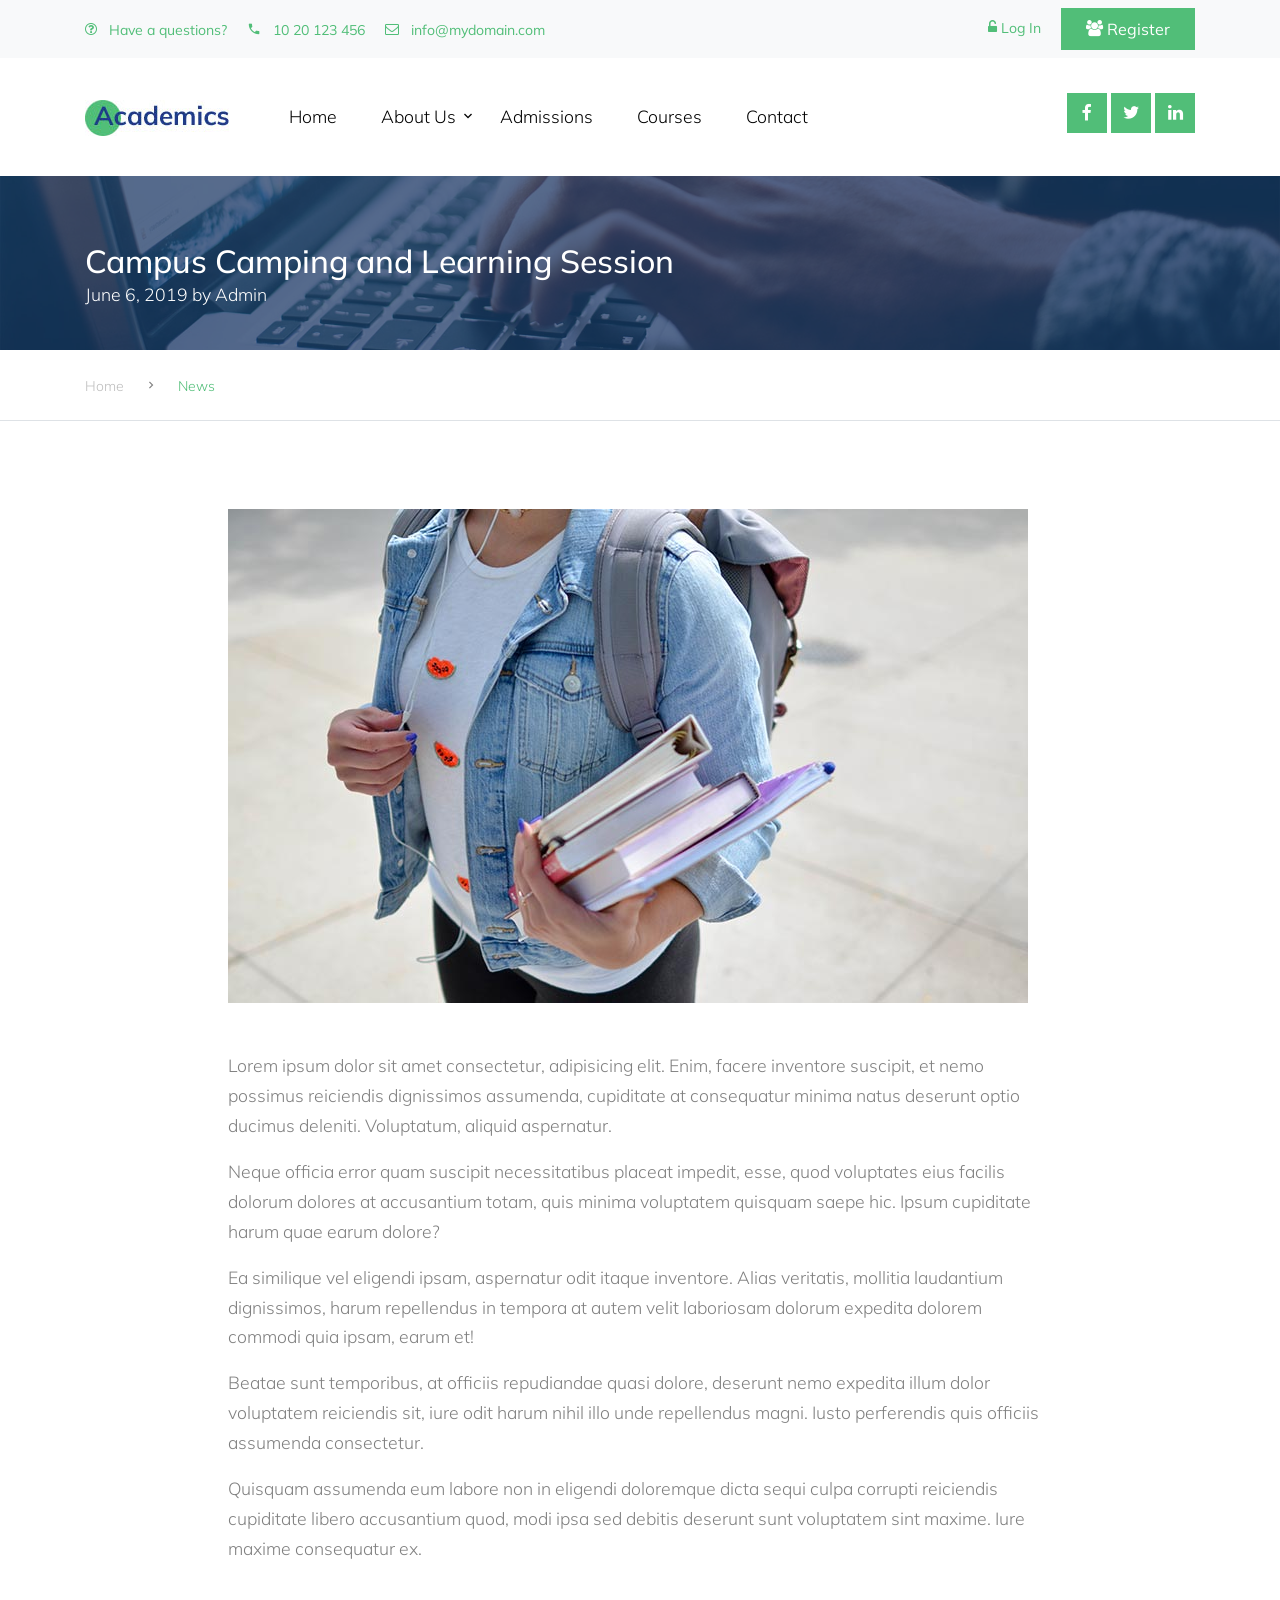
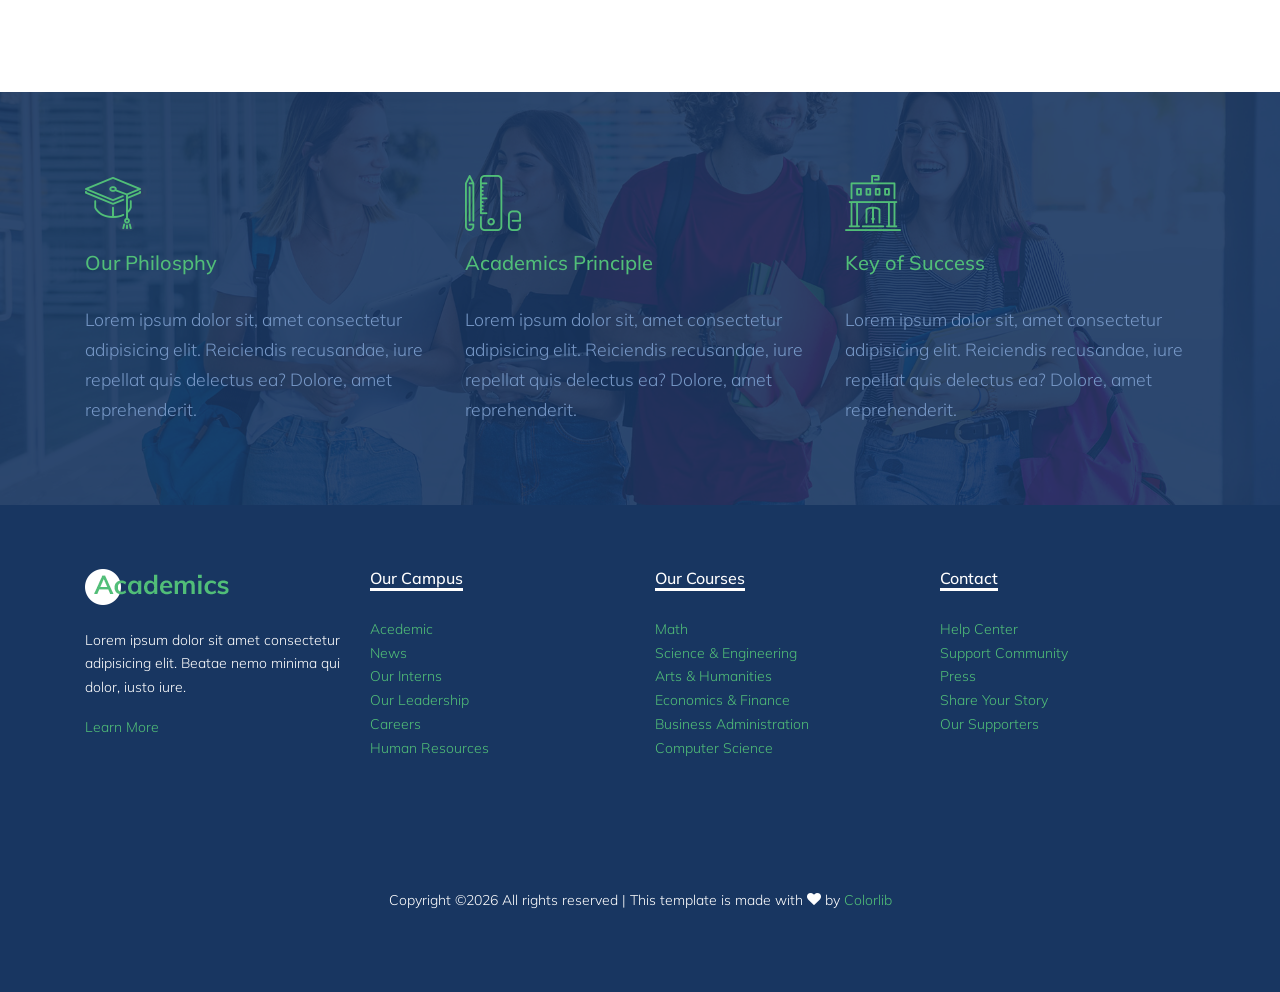
<file: academics/news-single.html>
<!DOCTYPE html>
<html lang="en">

<head>
  <title>Academics &mdash; Website by Colorlib</title>
  <meta charset="utf-8">
  <meta name="viewport" content="width=device-width, initial-scale=1, shrink-to-fit=no">


  <link href="https://fonts.googleapis.com/css?family=Muli:300,400,700,900" rel="stylesheet">
  <link rel="stylesheet" href="fonts/icomoon/style.css">

  <link rel="stylesheet" href="css/bootstrap.min.css">
  <link rel="stylesheet" href="css/jquery-ui.css">
  <link rel="stylesheet" href="css/owl.carousel.min.css">
  <link rel="stylesheet" href="css/owl.theme.default.min.css">
  <link rel="stylesheet" href="css/owl.theme.default.min.css">

  <link rel="stylesheet" href="css/jquery.fancybox.min.css">

  <link rel="stylesheet" href="css/bootstrap-datepicker.css">

  <link rel="stylesheet" href="fonts/flaticon/font/flaticon.css">

  <link rel="stylesheet" href="css/aos.css">
  <link href="css/jquery.mb.YTPlayer.min.css" media="all" rel="stylesheet" type="text/css">

  <link rel="stylesheet" href="css/style.css">



</head>

<body data-spy="scroll" data-target=".site-navbar-target" data-offset="300">

  <div class="site-wrap">

    <div class="site-mobile-menu site-navbar-target">
      <div class="site-mobile-menu-header">
        <div class="site-mobile-menu-close mt-3">
          <span class="icon-close2 js-menu-toggle"></span>
        </div>
      </div>
      <div class="site-mobile-menu-body"></div>
    </div>


    <div class="py-2 bg-light">
      <div class="container">
        <div class="row align-items-center">
          <div class="col-lg-9 d-none d-lg-block">
            <a href="#" class="small mr-3"><span class="icon-question-circle-o mr-2"></span> Have a questions?</a> 
            <a href="#" class="small mr-3"><span class="icon-phone2 mr-2"></span> 10 20 123 456</a> 
            <a href="#" class="small mr-3"><span class="icon-envelope-o mr-2"></span> info@mydomain.com</a> 
          </div>
          <div class="col-lg-3 text-right">
            <a href="login.html" class="small mr-3"><span class="icon-unlock-alt"></span> Log In</a>
            <a href="register.html" class="small btn btn-primary px-4 py-2 rounded-0"><span class="icon-users"></span> Register</a>
          </div>
        </div>
      </div>
    </div>
    <header class="site-navbar py-4 js-sticky-header site-navbar-target" role="banner">

      <div class="container">
        <div class="d-flex align-items-center">
          <div class="site-logo">
            <a href="index.html" class="d-block">
              <img src="images/logo.jpg" alt="Image" class="img-fluid">
            </a>
          </div>
          <div class="mr-auto">
            <nav class="site-navigation position-relative text-right" role="navigation">
              <ul class="site-menu main-menu js-clone-nav mr-auto d-none d-lg-block">
                <li>
                  <a href="index.html" class="nav-link text-left">Home</a>
                </li>
                <li class="has-children">
                  <a href="about.html" class="nav-link text-left">About Us</a>
                  <ul class="dropdown">
                    <li><a href="teachers.html">Our Teachers</a></li>
                    <li><a href="about.html">Our School</a></li>
                  </ul>
                </li>
                <li>
                  <a href="admissions.html" class="nav-link text-left">Admissions</a>
                </li>
                <li>
                  <a href="courses.html" class="nav-link text-left">Courses</a>
                </li>
                <li>
                    <a href="contact.html" class="nav-link text-left">Contact</a>
                  </li>
              </ul>                                                                                                                                                                                                                                                                                          </ul>
            </nav>

          </div>
          <div class="ml-auto">
            <div class="social-wrap">
              <a href="#"><span class="icon-facebook"></span></a>
              <a href="#"><span class="icon-twitter"></span></a>
              <a href="#"><span class="icon-linkedin"></span></a>

              <a href="#" class="d-inline-block d-lg-none site-menu-toggle js-menu-toggle text-black"><span
                class="icon-menu h3"></span></a>
            </div>
          </div>
         
        </div>
      </div>

    </header>

    
    <div class="site-section ftco-subscribe-1 site-blocks-cover pb-4" style="background-image: url('images/bg_1.jpg')">
        <div class="container">
          <div class="row align-items-end">
            <div class="col-lg-7">
              <h2 class="mb-0">Campus Camping and Learning Session</h2>
              <p>June 6, 2019 by Admin</p>
            </div>
          </div>
        </div>
      </div> 
    

    <div class="custom-breadcrumns border-bottom">
      <div class="container">
        <a href="index.html">Home</a>
        <span class="mx-3 icon-keyboard_arrow_right"></span>
        <span class="current">News</span>
      </div>
    </div>

    <div class="site-section">
        <div class="container">
            <div class="row justify-content-center">
                <div class="col-md-9 mb-4">
                    <p class="mb-5">
                        <img src="images/course_5.jpg" alt="Image" class="img-fluid">
                    </p>
                    <p>Lorem ipsum dolor sit amet consectetur, adipisicing elit. Enim, facere inventore suscipit, et nemo possimus reiciendis dignissimos assumenda, cupiditate at consequatur minima natus deserunt optio ducimus deleniti. Voluptatum, aliquid aspernatur.</p>
                    <p>Neque officia error quam suscipit necessitatibus placeat impedit, esse, quod voluptates eius facilis dolorum dolores at accusantium totam, quis minima voluptatem quisquam saepe hic. Ipsum cupiditate harum quae earum dolore?</p>
                    <p>Ea similique vel eligendi ipsam, aspernatur odit itaque inventore. Alias veritatis, mollitia laudantium dignissimos, harum repellendus in tempora at autem velit laboriosam dolorum expedita dolorem commodi quia ipsam, earum et!</p>
                    <p>Beatae sunt temporibus, at officiis repudiandae quasi dolore, deserunt nemo expedita illum dolor voluptatem reiciendis sit, iure odit harum nihil illo unde repellendus magni. Iusto perferendis quis officiis assumenda consectetur.</p>
                    <p>Quisquam assumenda eum labore non in eligendi doloremque dicta sequi culpa corrupti reiciendis cupiditate libero accusantium quod, modi ipsa sed debitis deserunt sunt voluptatem sint maxime. Iure maxime consequatur ex.</p>
                </div>
                
            </div>
        </div>
    </div>

    <div class="section-bg style-1" style="background-image: url('images/hero_1.jpg');">
        <div class="container">
          <div class="row">
            <div class="col-lg-4 col-md-6 mb-5 mb-lg-0">
              <span class="icon flaticon-mortarboard"></span>
              <h3>Our Philosphy</h3>
              <p>Lorem ipsum dolor sit, amet consectetur adipisicing elit. Reiciendis recusandae, iure repellat quis delectus ea? Dolore, amet reprehenderit.</p>
            </div>
            <div class="col-lg-4 col-md-6 mb-5 mb-lg-0">
              <span class="icon flaticon-school-material"></span>
              <h3>Academics Principle</h3>
              <p>Lorem ipsum dolor sit, amet consectetur adipisicing elit. Reiciendis recusandae, iure repellat quis delectus ea?
                Dolore, amet reprehenderit.</p>
            </div>
            <div class="col-lg-4 col-md-6 mb-5 mb-lg-0">
              <span class="icon flaticon-library"></span>
              <h3>Key of Success</h3>
              <p>Lorem ipsum dolor sit, amet consectetur adipisicing elit. Reiciendis recusandae, iure repellat quis delectus ea?
                Dolore, amet reprehenderit.</p>
            </div>
          </div>
        </div>
      </div>
      

    <div class="footer">
      <div class="container">
        <div class="row">
          <div class="col-lg-3">
            <p class="mb-4"><img src="images/logo.png" alt="Image" class="img-fluid"></p>
            <p>Lorem ipsum dolor sit amet consectetur adipisicing elit. Beatae nemo minima qui dolor, iusto iure.</p>  
            <p><a href="#">Learn More</a></p>
          </div>
          <div class="col-lg-3">
            <h3 class="footer-heading"><span>Our Campus</span></h3>
            <ul class="list-unstyled">
                <li><a href="#">Acedemic</a></li>
                <li><a href="#">News</a></li>
                <li><a href="#">Our Interns</a></li>
                <li><a href="#">Our Leadership</a></li>
                <li><a href="#">Careers</a></li>
                <li><a href="#">Human Resources</a></li>
            </ul>
          </div>
          <div class="col-lg-3">
              <h3 class="footer-heading"><span>Our Courses</span></h3>
              <ul class="list-unstyled">
                  <li><a href="#">Math</a></li>
                  <li><a href="#">Science &amp; Engineering</a></li>
                  <li><a href="#">Arts &amp; Humanities</a></li>
                  <li><a href="#">Economics &amp; Finance</a></li>
                  <li><a href="#">Business Administration</a></li>
                  <li><a href="#">Computer Science</a></li>
              </ul>
          </div>
          <div class="col-lg-3">
              <h3 class="footer-heading"><span>Contact</span></h3>
              <ul class="list-unstyled">
                  <li><a href="#">Help Center</a></li>
                  <li><a href="#">Support Community</a></li>
                  <li><a href="#">Press</a></li>
                  <li><a href="#">Share Your Story</a></li>
                  <li><a href="#">Our Supporters</a></li>
              </ul>
          </div>
        </div>

        <div class="row">
          <div class="col-12">
            <div class="copyright">
                <p>
                    <!-- Link back to Colorlib can't be removed. Template is licensed under CC BY 3.0. -->
                    Copyright &copy;<script>document.write(new Date().getFullYear());</script> All rights reserved | This template is made with <i class="icon-heart" aria-hidden="true"></i> by <a href="https://colorlib.com" target="_blank" >Colorlib</a>
                    <!-- Link back to Colorlib can't be removed. Template is licensed under CC BY 3.0. -->
                    </p>
            </div>
          </div>
        </div>
      </div>
    </div>
    

  </div>
  <!-- .site-wrap -->

  <!-- loader -->
  <div id="loader" class="show fullscreen"><svg class="circular" width="48px" height="48px"><circle class="path-bg" cx="24" cy="24" r="22" fill="none" stroke-width="4" stroke="#eeeeee"/><circle class="path" cx="24" cy="24" r="22" fill="none" stroke-width="4" stroke-miterlimit="10" stroke="#51be78"/></svg></div>

  <script src="js/jquery-3.3.1.min.js"></script>
  <script src="js/jquery-migrate-3.0.1.min.js"></script>
  <script src="js/jquery-ui.js"></script>
  <script src="js/popper.min.js"></script>
  <script src="js/bootstrap.min.js"></script>
  <script src="js/owl.carousel.min.js"></script>
  <script src="js/jquery.stellar.min.js"></script>
  <script src="js/jquery.countdown.min.js"></script>
  <script src="js/bootstrap-datepicker.min.js"></script>
  <script src="js/jquery.easing.1.3.js"></script>
  <script src="js/aos.js"></script>
  <script src="js/jquery.fancybox.min.js"></script>
  <script src="js/jquery.sticky.js"></script>
  <script src="js/jquery.mb.YTPlayer.min.js"></script>




  <script src="js/main.js"></script>

</body>

</html>
</file>
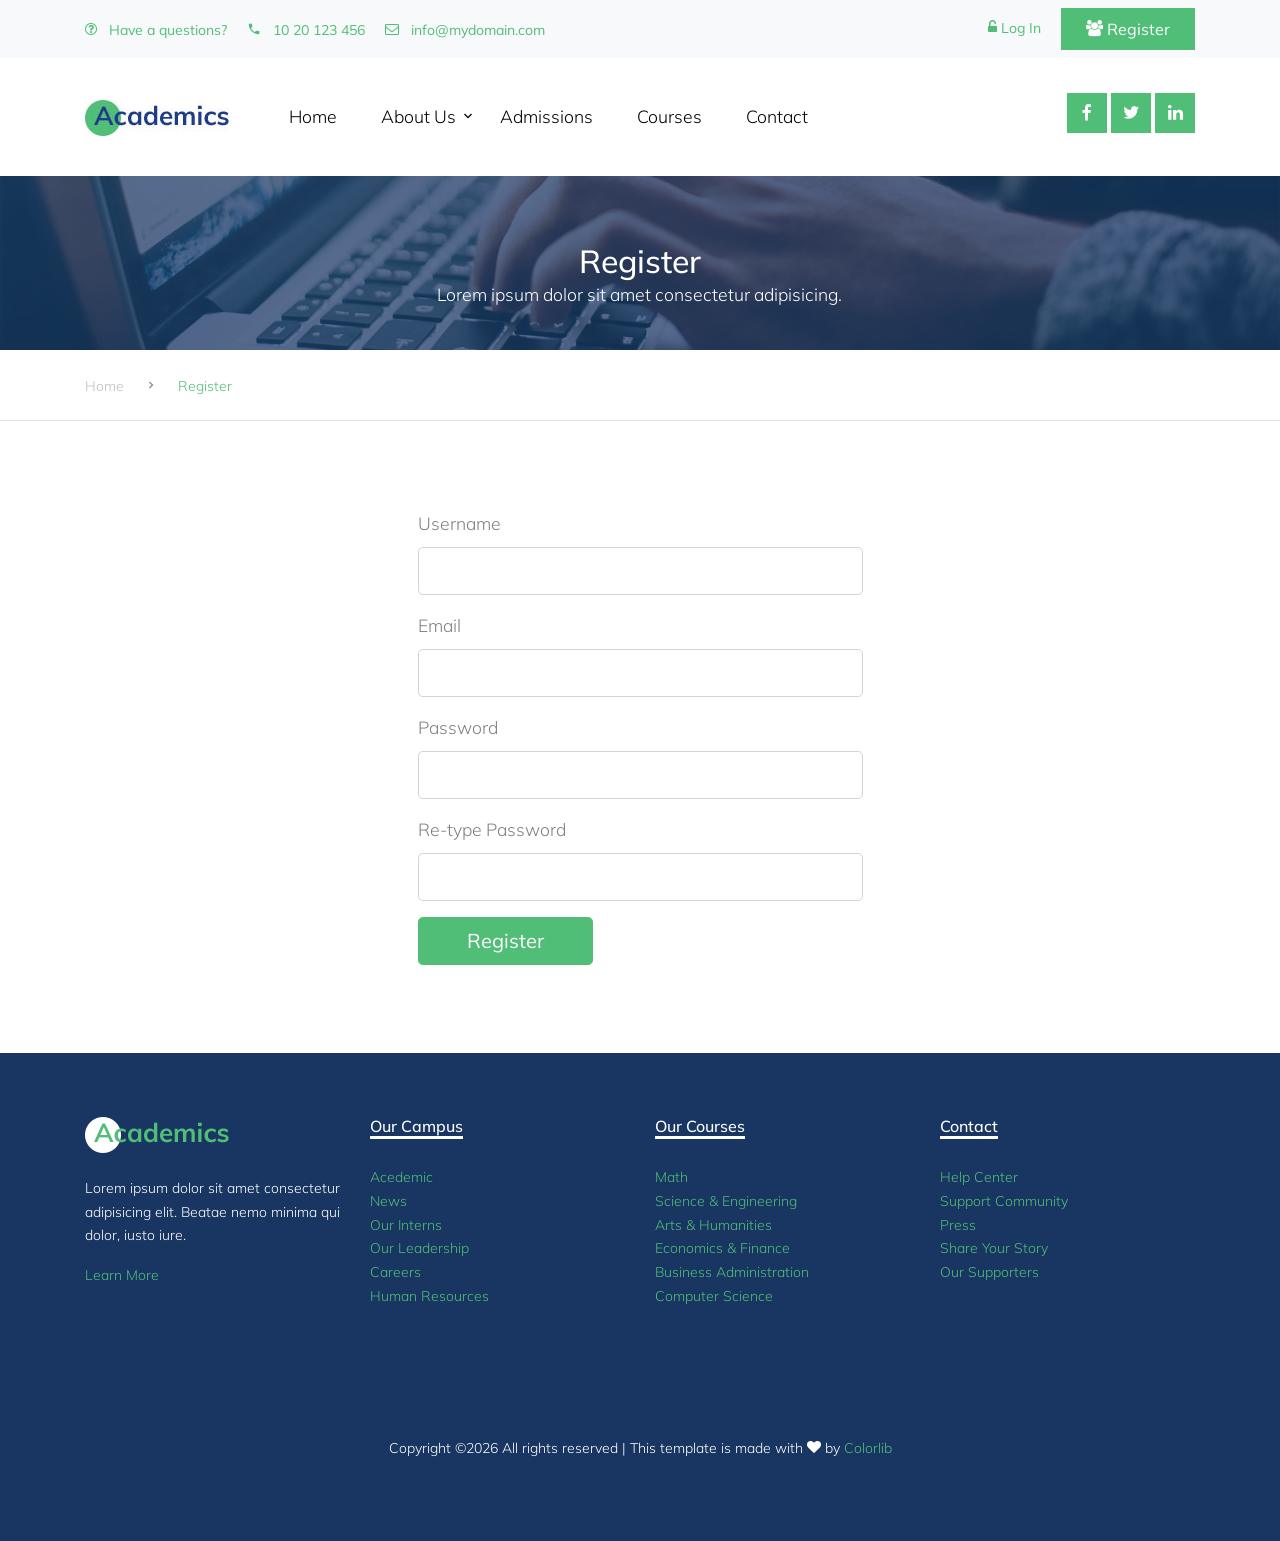
<file: academics/register.html>
<!DOCTYPE html>
<html lang="en">

<head>
  <title>Academics &mdash; Website by Colorlib</title>
  <meta charset="utf-8">
  <meta name="viewport" content="width=device-width, initial-scale=1, shrink-to-fit=no">


  <link href="https://fonts.googleapis.com/css?family=Muli:300,400,700,900" rel="stylesheet">
  <link rel="stylesheet" href="fonts/icomoon/style.css">

  <link rel="stylesheet" href="css/bootstrap.min.css">
  <link rel="stylesheet" href="css/jquery-ui.css">
  <link rel="stylesheet" href="css/owl.carousel.min.css">
  <link rel="stylesheet" href="css/owl.theme.default.min.css">
  <link rel="stylesheet" href="css/owl.theme.default.min.css">

  <link rel="stylesheet" href="css/jquery.fancybox.min.css">

  <link rel="stylesheet" href="css/bootstrap-datepicker.css">

  <link rel="stylesheet" href="fonts/flaticon/font/flaticon.css">

  <link rel="stylesheet" href="css/aos.css">
  <link href="css/jquery.mb.YTPlayer.min.css" media="all" rel="stylesheet" type="text/css">

  <link rel="stylesheet" href="css/style.css">



</head>

<body data-spy="scroll" data-target=".site-navbar-target" data-offset="300">

  <div class="site-wrap">

    <div class="site-mobile-menu site-navbar-target">
      <div class="site-mobile-menu-header">
        <div class="site-mobile-menu-close mt-3">
          <span class="icon-close2 js-menu-toggle"></span>
        </div>
      </div>
      <div class="site-mobile-menu-body"></div>
    </div>


    <div class="py-2 bg-light">
      <div class="container">
        <div class="row align-items-center">
          <div class="col-lg-9 d-none d-lg-block">
            <a href="#" class="small mr-3"><span class="icon-question-circle-o mr-2"></span> Have a questions?</a> 
            <a href="#" class="small mr-3"><span class="icon-phone2 mr-2"></span> 10 20 123 456</a> 
            <a href="#" class="small mr-3"><span class="icon-envelope-o mr-2"></span> info@mydomain.com</a> 
          </div>
          <div class="col-lg-3 text-right">
            <a href="login.html" class="small mr-3"><span class="icon-unlock-alt"></span> Log In</a>
            <a href="register.html" class="small btn btn-primary px-4 py-2 rounded-0"><span class="icon-users"></span> Register</a>
          </div>
        </div>
      </div>
    </div>
    <header class="site-navbar py-4 js-sticky-header site-navbar-target" role="banner">

      <div class="container">
        <div class="d-flex align-items-center">
          <div class="site-logo">
            <a href="index.html" class="d-block">
              <img src="images/logo.jpg" alt="Image" class="img-fluid">
            </a>
          </div>
          <div class="mr-auto">
            <nav class="site-navigation position-relative text-right" role="navigation">
              <ul class="site-menu main-menu js-clone-nav mr-auto d-none d-lg-block">
                <li>
                  <a href="index.html" class="nav-link text-left">Home</a>
                </li>
                <li class="has-children">
                  <a href="about.html" class="nav-link text-left">About Us</a>
                  <ul class="dropdown">
                    <li><a href="teachers.html">Our Teachers</a></li>
                    <li><a href="about.html">Our School</a></li>
                  </ul>
                </li>
                <li>
                  <a href="admissions.html" class="nav-link text-left">Admissions</a>
                </li>
                <li>
                  <a href="courses.html" class="nav-link text-left">Courses</a>
                </li>
                <li>
                    <a href="contact.html" class="nav-link text-left">Contact</a>
                  </li>
              </ul>                                                                                                                                                                                                                                                                                          </ul>
            </nav>

          </div>
          <div class="ml-auto">
            <div class="social-wrap">
              <a href="#"><span class="icon-facebook"></span></a>
              <a href="#"><span class="icon-twitter"></span></a>
              <a href="#"><span class="icon-linkedin"></span></a>

              <a href="#" class="d-inline-block d-lg-none site-menu-toggle js-menu-toggle text-black"><span
                class="icon-menu h3"></span></a>
            </div>
          </div>
         
        </div>
      </div>

    </header>

    
    <div class="site-section ftco-subscribe-1 site-blocks-cover pb-4" style="background-image: url('images/bg_1.jpg')">
        <div class="container">
          <div class="row align-items-end justify-content-center text-center">
            <div class="col-lg-7">
              <h2 class="mb-0">Register</h2>
              <p>Lorem ipsum dolor sit amet consectetur adipisicing.</p>
            </div>
          </div>
        </div>
      </div> 
    

    <div class="custom-breadcrumns border-bottom">
      <div class="container">
        <a href="index.html">Home</a>
        <span class="mx-3 icon-keyboard_arrow_right"></span>
        <span class="current">Register</span>
      </div>
    </div>

    <div class="site-section">
        <div class="container">


            <div class="row justify-content-center">
                <div class="col-md-5">
                    <div class="row">
                        <div class="col-md-12 form-group">
                            <label for="username">Username</label>
                            <input type="text" id="username" class="form-control form-control-lg">
                        </div>
                        <div class="col-md-12 form-group">
                            <label for="email">Email</label>
                            <input type="email" id="email" class="form-control form-control-lg">
                        </div>
                        <div class="col-md-12 form-group">
                            <label for="pword">Password</label>
                            <input type="password" id="pword" class="form-control form-control-lg">
                        </div>
                        <div class="col-md-12 form-group">
                            <label for="pword2">Re-type Password</label>
                            <input type="password" id="pword2" class="form-control form-control-lg">
                        </div>
                    </div>
                    <div class="row">
                        <div class="col-12">
                            <input type="submit" value="Register" class="btn btn-primary btn-lg px-5">
                        </div>
                    </div>
                </div>
            </div>
            

          
        </div>
    </div>

    

    <div class="footer">
      <div class="container">
        <div class="row">
          <div class="col-lg-3">
            <p class="mb-4"><img src="images/logo.png" alt="Image" class="img-fluid"></p>
            <p>Lorem ipsum dolor sit amet consectetur adipisicing elit. Beatae nemo minima qui dolor, iusto iure.</p>  
            <p><a href="#">Learn More</a></p>
          </div>
          <div class="col-lg-3">
            <h3 class="footer-heading"><span>Our Campus</span></h3>
            <ul class="list-unstyled">
                <li><a href="#">Acedemic</a></li>
                <li><a href="#">News</a></li>
                <li><a href="#">Our Interns</a></li>
                <li><a href="#">Our Leadership</a></li>
                <li><a href="#">Careers</a></li>
                <li><a href="#">Human Resources</a></li>
            </ul>
          </div>
          <div class="col-lg-3">
              <h3 class="footer-heading"><span>Our Courses</span></h3>
              <ul class="list-unstyled">
                  <li><a href="#">Math</a></li>
                  <li><a href="#">Science &amp; Engineering</a></li>
                  <li><a href="#">Arts &amp; Humanities</a></li>
                  <li><a href="#">Economics &amp; Finance</a></li>
                  <li><a href="#">Business Administration</a></li>
                  <li><a href="#">Computer Science</a></li>
              </ul>
          </div>
          <div class="col-lg-3">
              <h3 class="footer-heading"><span>Contact</span></h3>
              <ul class="list-unstyled">
                  <li><a href="#">Help Center</a></li>
                  <li><a href="#">Support Community</a></li>
                  <li><a href="#">Press</a></li>
                  <li><a href="#">Share Your Story</a></li>
                  <li><a href="#">Our Supporters</a></li>
              </ul>
          </div>
        </div>

        <div class="row">
          <div class="col-12">
            <div class="copyright">
                <p>
                    <!-- Link back to Colorlib can't be removed. Template is licensed under CC BY 3.0. -->
                    Copyright &copy;<script>document.write(new Date().getFullYear());</script> All rights reserved | This template is made with <i class="icon-heart" aria-hidden="true"></i> by <a href="https://colorlib.com" target="_blank" >Colorlib</a>
                    <!-- Link back to Colorlib can't be removed. Template is licensed under CC BY 3.0. -->
                    </p>
            </div>
          </div>
        </div>
      </div>
    </div>
    

  </div>
  <!-- .site-wrap -->

  <!-- loader -->
  <div id="loader" class="show fullscreen"><svg class="circular" width="48px" height="48px"><circle class="path-bg" cx="24" cy="24" r="22" fill="none" stroke-width="4" stroke="#eeeeee"/><circle class="path" cx="24" cy="24" r="22" fill="none" stroke-width="4" stroke-miterlimit="10" stroke="#51be78"/></svg></div>

  <script src="js/jquery-3.3.1.min.js"></script>
  <script src="js/jquery-migrate-3.0.1.min.js"></script>
  <script src="js/jquery-ui.js"></script>
  <script src="js/popper.min.js"></script>
  <script src="js/bootstrap.min.js"></script>
  <script src="js/owl.carousel.min.js"></script>
  <script src="js/jquery.stellar.min.js"></script>
  <script src="js/jquery.countdown.min.js"></script>
  <script src="js/bootstrap-datepicker.min.js"></script>
  <script src="js/jquery.easing.1.3.js"></script>
  <script src="js/aos.js"></script>
  <script src="js/jquery.fancybox.min.js"></script>
  <script src="js/jquery.sticky.js"></script>
  <script src="js/jquery.mb.YTPlayer.min.js"></script>




  <script src="js/main.js"></script>

</body>

</html>
</file>
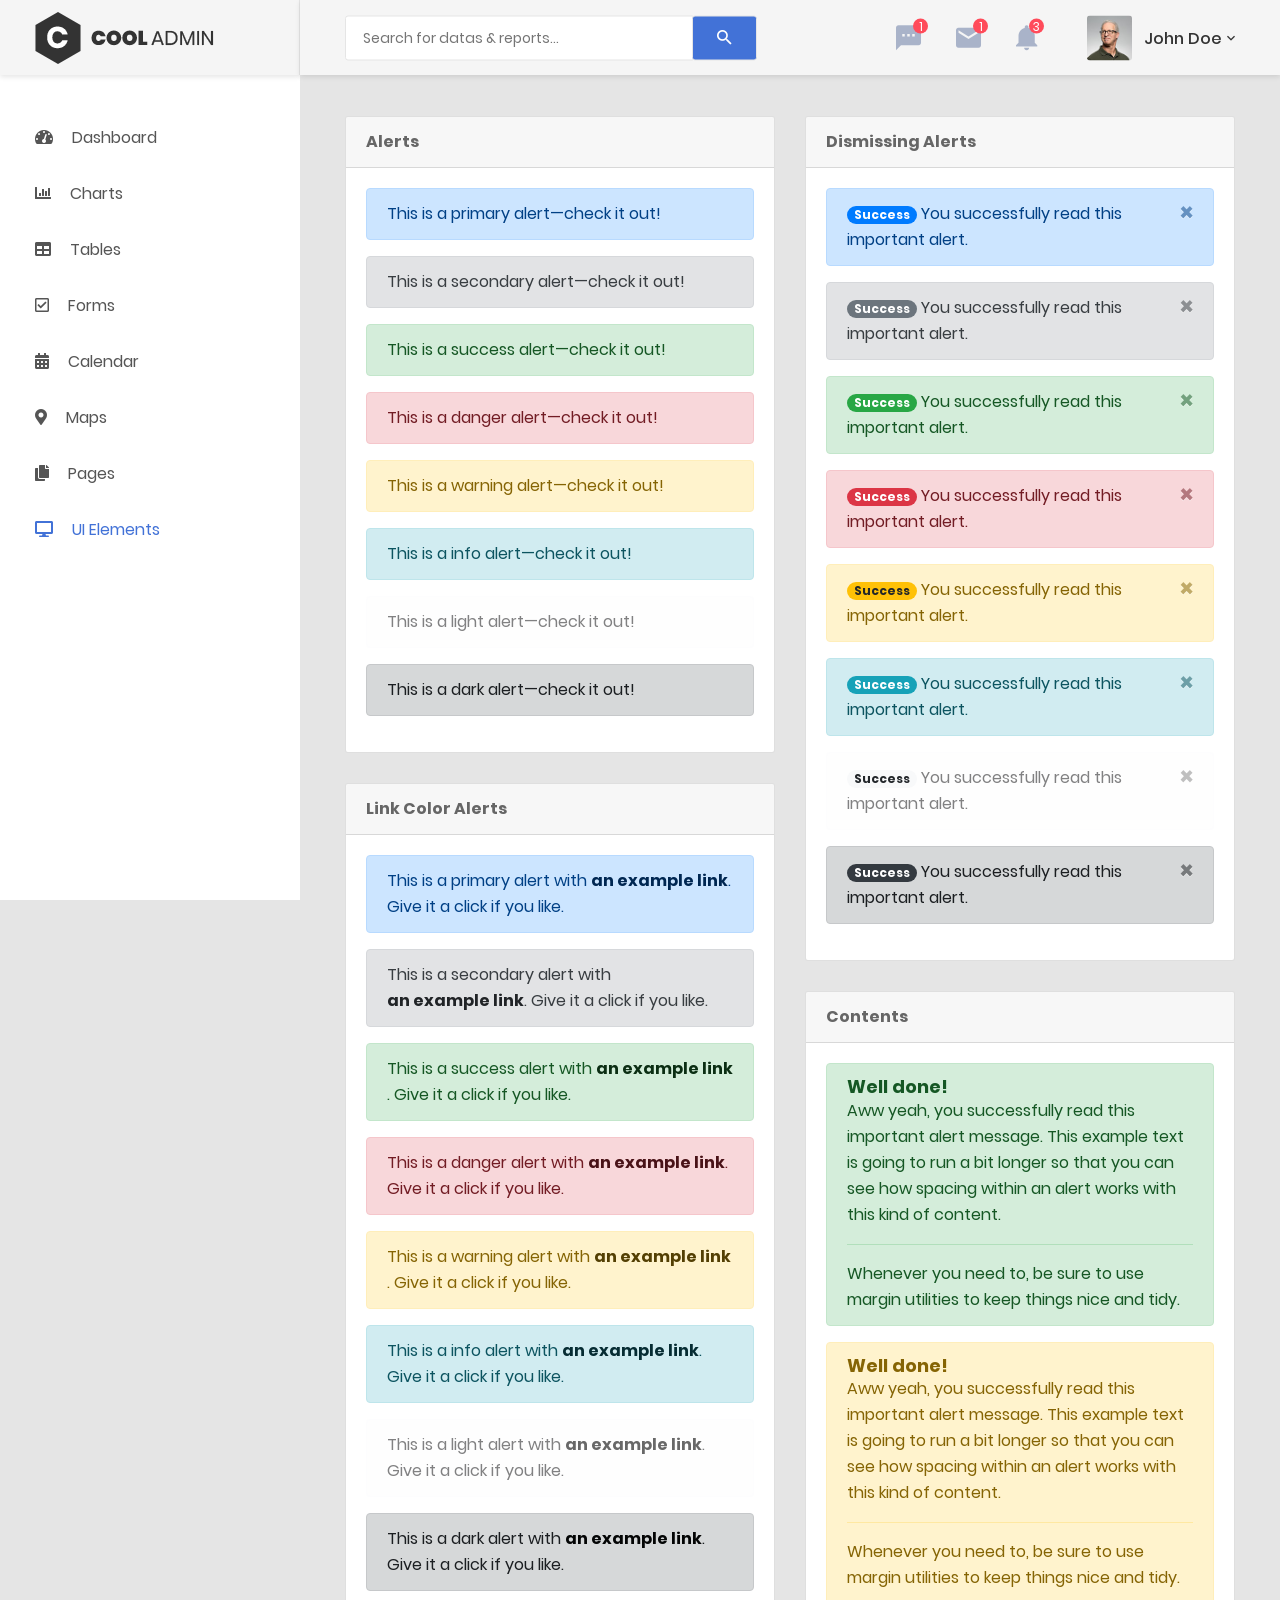
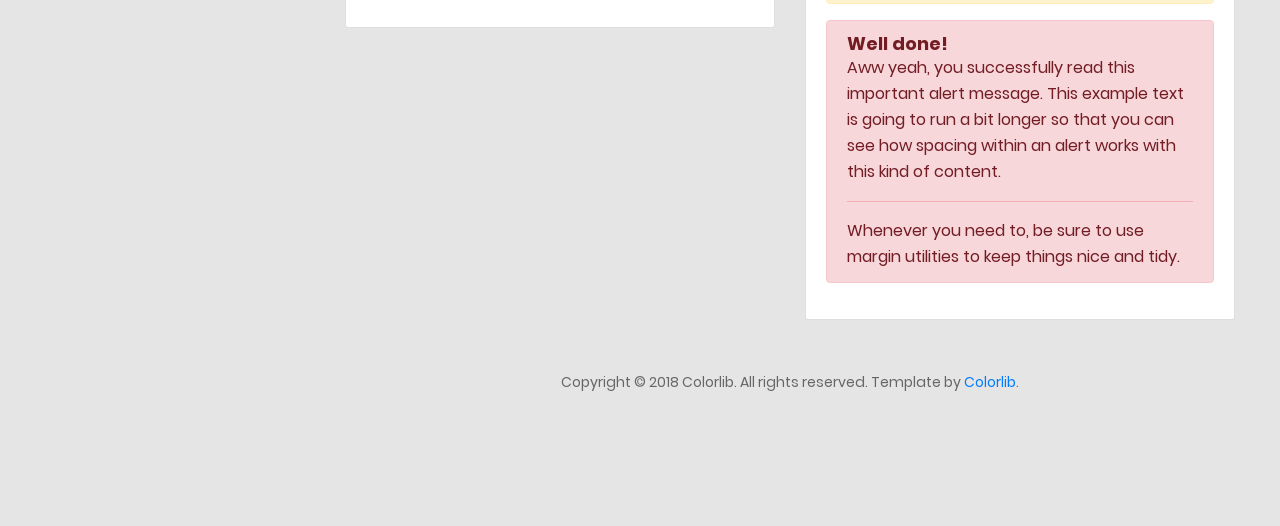
<file: CoolAdmin-master/alert.html>
<!DOCTYPE html>
<html lang="en">

<head>
	<!-- Required meta tags-->
	<meta charset="UTF-8">
	<meta name="viewport" content="width=device-width, initial-scale=1, shrink-to-fit=no">
	<meta name="description" content="au theme template">
	<meta name="author" content="Hau Nguyen">
	<meta name="keywords" content="au theme template">

	<!-- Title Page-->
	<title>Alert</title>

	<!-- Fontfaces CSS-->
	<link href="css/font-face.css" rel="stylesheet" media="all">
	<link href="vendor/font-awesome-4.7/css/font-awesome.min.css" rel="stylesheet" media="all">
	<link href="vendor/font-awesome-5/css/fontawesome-all.min.css" rel="stylesheet" media="all">
	<link href="vendor/mdi-font/css/material-design-iconic-font.min.css" rel="stylesheet" media="all">

	<!-- Bootstrap CSS-->
	<link href="vendor/bootstrap-4.1/bootstrap.min.css" rel="stylesheet" media="all">

	<!-- Vendor CSS-->
	<link href="vendor/animsition/animsition.min.css" rel="stylesheet" media="all">
	<link href="vendor/bootstrap-progressbar/bootstrap-progressbar-3.3.4.min.css" rel="stylesheet" media="all">
	<link href="vendor/wow/animate.css" rel="stylesheet" media="all">
	<link href="vendor/css-hamburgers/hamburgers.min.css" rel="stylesheet" media="all">
	<link href="vendor/slick/slick.css" rel="stylesheet" media="all">
	<link href="vendor/select2/select2.min.css" rel="stylesheet" media="all">
	<link href="vendor/perfect-scrollbar/perfect-scrollbar.css" rel="stylesheet" media="all">

	<!-- Main CSS-->
	<link href="css/theme.css" rel="stylesheet" media="all">

</head>

<body class="animsition">
	<div class="page-wrapper">
		<!-- HEADER MOBILE-->
		<header class="header-mobile d-block d-lg-none">
			<div class="header-mobile__bar">
				<div class="container-fluid">
					<div class="header-mobile-inner">
						<a class="logo" href="index.html">
							<img src="images/icon/logo.png" alt="CoolAdmin" />
						</a>
						<button class="hamburger hamburger--slider" type="button">
							<span class="hamburger-box">
								<span class="hamburger-inner"></span>
							</span>
						</button>
					</div>
				</div>
			</div>
			<nav class="navbar-mobile">
				<div class="container-fluid">
					<ul class="navbar-mobile__list list-unstyled">
						<li class="has-sub">
							<a class="js-arrow" href="#">
								<i class="fas fa-tachometer-alt"></i>Dashboard</a>
							<ul class="navbar-mobile-sub__list list-unstyled js-sub-list">
								<li>
									<a href="index.html">Dashboard 1</a>
								</li>
								<li>
									<a href="index2.html">Dashboard 2</a>
								</li>
								<li>
									<a href="index3.html">Dashboard 3</a>
								</li>
								<li>
									<a href="index4.html">Dashboard 4</a>
								</li>
							</ul>
						</li>
						<li>
							<a href="chart.html">
								<i class="fas fa-chart-bar"></i>Charts</a>
						</li>
						<li>
							<a href="table.html">
								<i class="fas fa-table"></i>Tables</a>
						</li>
						<li>
							<a href="form.html">
								<i class="far fa-check-square"></i>Forms</a>
						</li>
						<li>
							<a href="calendar.html">
								<i class="fas fa-calendar-alt"></i>Calendar</a>
						</li>
						<li>
							<a href="map.html">
								<i class="fas fa-map-marker-alt"></i>Maps</a>
						</li>
						<li class="has-sub">
							<a class="js-arrow" href="#">
								<i class="fas fa-copy"></i>Pages</a>
							<ul class="navbar-mobile-sub__list list-unstyled js-sub-list">
								<li>
									<a href="login.html">Login</a>
								</li>
								<li>
									<a href="register.html">Register</a>
								</li>
								<li>
									<a href="forget-pass.html">Forget Password</a>
								</li>
							</ul>
						</li>
						<li class="has-sub">
							<a class="js-arrow" href="#">
								<i class="fas fa-desktop"></i>UI Elements</a>
							<ul class="navbar-mobile-sub__list list-unstyled js-sub-list">
								<li>
									<a href="button.html">Button</a>
								</li>
								<li>
									<a href="badge.html">Badges</a>
								</li>
								<li>
									<a href="tab.html">Tabs</a>
								</li>
								<li>
									<a href="card.html">Cards</a>
								</li>
								<li>
									<a href="alert.html">Alerts</a>
								</li>
								<li>
									<a href="progress-bar.html">Progress Bars</a>
								</li>
								<li>
									<a href="modal.html">Modals</a>
								</li>
								<li>
									<a href="switch.html">Switchs</a>
								</li>
								<li>
									<a href="grid.html">Grids</a>
								</li>
								<li>
									<a href="fontawesome.html">Fontawesome Icon</a>
								</li>
								<li>
									<a href="typo.html">Typography</a>
								</li>
							</ul>
						</li>
					</ul>
				</div>
			</nav>
		</header>
		<!-- END HEADER MOBILE-->

		<!-- MENU SIDEBAR-->
		<aside class="menu-sidebar d-none d-lg-block">
			<div class="logo">
				<a href="#">
					<img src="images/icon/logo.png" alt="Cool Admin" />
				</a>
			</div>
			<div class="menu-sidebar__content js-scrollbar1">
				<nav class="navbar-sidebar">
					<ul class="list-unstyled navbar__list">
						<li class="has-sub">
							<a class="js-arrow" href="#">
								<i class="fas fa-tachometer-alt"></i>Dashboard</a>
							<ul class="list-unstyled navbar__sub-list js-sub-list">
								<li>
									<a href="index.html">Dashboard 1</a>
								</li>
								<li>
									<a href="index2.html">Dashboard 2</a>
								</li>
								<li>
									<a href="index3.html">Dashboard 3</a>
								</li>
								<li>
									<a href="index4.html">Dashboard 4</a>
								</li>
							</ul>
						</li>
						<li>
							<a href="chart.html">
								<i class="fas fa-chart-bar"></i>Charts</a>
						</li>
						<li>
							<a href="table.html">
								<i class="fas fa-table"></i>Tables</a>
						</li>
						<li>
							<a href="form.html">
								<i class="far fa-check-square"></i>Forms</a>
						</li>
						<li>
							<a href="calendar.html">
								<i class="fas fa-calendar-alt"></i>Calendar</a>
						</li>
						<li>
							<a href="map.html">
								<i class="fas fa-map-marker-alt"></i>Maps</a>
						</li>
						<li class="has-sub">
							<a class="js-arrow" href="#">
								<i class="fas fa-copy"></i>Pages</a>
							<ul class="list-unstyled navbar__sub-list js-sub-list">
								<li>
									<a href="login.html">Login</a>
								</li>
								<li>
									<a href="register.html">Register</a>
								</li>
								<li>
									<a href="forget-pass.html">Forget Password</a>
								</li>
							</ul>
						</li>
						<li class="active has-sub">
							<a class="js-arrow" href="#">
								<i class="fas fa-desktop"></i>UI Elements</a>
							<ul class="list-unstyled navbar__sub-list js-sub-list">
								<li>
									<a href="button.html">Button</a>
								</li>
								<li>
									<a href="badge.html">Badges</a>
								</li>
								<li>
									<a href="tab.html">Tabs</a>
								</li>
								<li>
									<a href="card.html">Cards</a>
								</li>
								<li>
									<a href="alert.html">Alerts</a>
								</li>
								<li>
									<a href="progress-bar.html">Progress Bars</a>
								</li>
								<li>
									<a href="modal.html">Modals</a>
								</li>
								<li>
									<a href="switch.html">Switchs</a>
								</li>
								<li>
									<a href="grid.html">Grids</a>
								</li>
								<li>
									<a href="fontawesome.html">Fontawesome Icon</a>
								</li>
								<li>
									<a href="typo.html">Typography</a>
								</li>
							</ul>
						</li>
					</ul>
				</nav>
			</div>
		</aside>
		<!-- END MENU SIDEBAR-->

		<!-- PAGE CONTAINER-->
		<div class="page-container">
			<!-- HEADER DESKTOP-->
			<header class="header-desktop">
				<div class="section__content section__content--p30">
					<div class="container-fluid">
						<div class="header-wrap">
							<form class="form-header" action="" method="POST">
								<input class="au-input au-input--xl" type="text" name="search" placeholder="Search for datas &amp; reports..." />
								<button class="au-btn--submit" type="submit">
									<i class="zmdi zmdi-search"></i>
								</button>
							</form>
							<div class="header-button">
								<div class="noti-wrap">
									<div class="noti__item js-item-menu">
										<i class="zmdi zmdi-comment-more"></i>
										<span class="quantity">1</span>
										<div class="mess-dropdown js-dropdown">
											<div class="mess__title">
												<p>You have 2 news message</p>
											</div>
											<div class="mess__item">
												<div class="image img-cir img-40">
													<img src="images/icon/avatar-06.jpg" alt="Michelle Moreno" />
												</div>
												<div class="content">
													<h6>Michelle Moreno</h6>
													<p>Have sent a photo</p>
													<span class="time">3 min ago</span>
												</div>
											</div>
											<div class="mess__item">
												<div class="image img-cir img-40">
													<img src="images/icon/avatar-04.jpg" alt="Diane Myers" />
												</div>
												<div class="content">
													<h6>Diane Myers</h6>
													<p>You are now connected on message</p>
													<span class="time">Yesterday</span>
												</div>
											</div>
											<div class="mess__footer">
												<a href="#">View all messages</a>
											</div>
										</div>
									</div>
									<div class="noti__item js-item-menu">
										<i class="zmdi zmdi-email"></i>
										<span class="quantity">1</span>
										<div class="email-dropdown js-dropdown">
											<div class="email__title">
												<p>You have 3 New Emails</p>
											</div>
											<div class="email__item">
												<div class="image img-cir img-40">
													<img src="images/icon/avatar-06.jpg" alt="Cynthia Harvey" />
												</div>
												<div class="content">
													<p>Meeting about new dashboard...</p>
													<span>Cynthia Harvey, 3 min ago</span>
												</div>
											</div>
											<div class="email__item">
												<div class="image img-cir img-40">
													<img src="images/icon/avatar-05.jpg" alt="Cynthia Harvey" />
												</div>
												<div class="content">
													<p>Meeting about new dashboard...</p>
													<span>Cynthia Harvey, Yesterday</span>
												</div>
											</div>
											<div class="email__item">
												<div class="image img-cir img-40">
													<img src="images/icon/avatar-04.jpg" alt="Cynthia Harvey" />
												</div>
												<div class="content">
													<p>Meeting about new dashboard...</p>
													<span>Cynthia Harvey, April 12,,2018</span>
												</div>
											</div>
											<div class="email__footer">
												<a href="#">See all emails</a>
											</div>
										</div>
									</div>
									<div class="noti__item js-item-menu">
										<i class="zmdi zmdi-notifications"></i>
										<span class="quantity">3</span>
										<div class="notifi-dropdown js-dropdown">
											<div class="notifi__title">
												<p>You have 3 Notifications</p>
											</div>
											<div class="notifi__item">
												<div class="bg-c1 img-cir img-40">
													<i class="zmdi zmdi-email-open"></i>
												</div>
												<div class="content">
													<p>You got a email notification</p>
													<span class="date">April 12, 2018 06:50</span>
												</div>
											</div>
											<div class="notifi__item">
												<div class="bg-c2 img-cir img-40">
													<i class="zmdi zmdi-account-box"></i>
												</div>
												<div class="content">
													<p>Your account has been blocked</p>
													<span class="date">April 12, 2018 06:50</span>
												</div>
											</div>
											<div class="notifi__item">
												<div class="bg-c3 img-cir img-40">
													<i class="zmdi zmdi-file-text"></i>
												</div>
												<div class="content">
													<p>You got a new file</p>
													<span class="date">April 12, 2018 06:50</span>
												</div>
											</div>
											<div class="notifi__footer">
												<a href="#">All notifications</a>
											</div>
										</div>
									</div>
								</div>
								<div class="account-wrap">
									<div class="account-item clearfix js-item-menu">
										<div class="image">
											<img src="images/icon/avatar-01.jpg" alt="John Doe" />
										</div>
										<div class="content">
											<a class="js-acc-btn" href="#">john doe</a>
										</div>
										<div class="account-dropdown js-dropdown">
											<div class="info clearfix">
												<div class="image">
													<a href="#">
														<img src="images/icon/avatar-01.jpg" alt="John Doe" />
													</a>
												</div>
												<div class="content">
													<h5 class="name">
														<a href="#">john doe</a>
													</h5>
													<span class="email">johndoe@example.com</span>
												</div>
											</div>
											<div class="account-dropdown__body">
												<div class="account-dropdown__item">
													<a href="#">
														<i class="zmdi zmdi-account"></i>Account</a>
												</div>
												<div class="account-dropdown__item">
													<a href="#">
														<i class="zmdi zmdi-settings"></i>Setting</a>
												</div>
												<div class="account-dropdown__item">
													<a href="#">
														<i class="zmdi zmdi-money-box"></i>Billing</a>
												</div>
											</div>
											<div class="account-dropdown__footer">
												<a href="#">
													<i class="zmdi zmdi-power"></i>Logout</a>
											</div>
										</div>
									</div>
								</div>
							</div>
						</div>
					</div>
				</div>
			</header>
			<!-- HEADER DESKTOP-->
			<!-- MAIN CONTENT-->
			<div class="main-content">
				<div class="section__content section__content--p30">
					<div class="container-fluid">
						<div class="row">
							<div class="col-md-6">

								<div class="card">
									<div class="card-header">
										<strong class="card-title">Alerts</strong>
									</div>
									<div class="card-body">
										<div class="alert alert-primary" role="alert">
											This is a primary alert—check it out!
										</div>
										<div class="alert alert-secondary" role="alert">
											This is a secondary alert—check it out!
										</div>
										<div class="alert alert-success" role="alert">
											This is a success alert—check it out!
										</div>
										<div class="alert alert-danger" role="alert">
											This is a danger alert—check it out!
										</div>
										<div class="alert alert-warning" role="alert">
											This is a warning alert—check it out!
										</div>
										<div class="alert alert-info" role="alert">
											This is a info alert—check it out!
										</div>
										<div class="alert alert-light" role="alert">
											This is a light alert—check it out!
										</div>
										<div class="alert alert-dark" role="alert">
											This is a dark alert—check it out!
										</div>
									</div>
								</div>

								<div class="card">
									<div class="card-header">
										<strong class="card-title">Link Color Alerts</strong>
									</div>
									<div class="card-body">
										<div class="alert alert-primary" role="alert">
											This is a primary alert with
											<a href="#" class="alert-link">an example link</a>. Give it a click if you like.
										</div>
										<div class="alert alert-secondary" role="alert">
											This is a secondary alert with
											<a href="#" class="alert-link">an example link</a>. Give it a click if you like.
										</div>
										<div class="alert alert-success" role="alert">
											This is a success alert with
											<a href="#" class="alert-link">an example link</a>. Give it a click if you like.
										</div>
										<div class="alert alert-danger" role="alert">
											This is a danger alert with
											<a href="#" class="alert-link">an example link</a>. Give it a click if you like.
										</div>
										<div class="alert alert-warning" role="alert">
											This is a warning alert with
											<a href="#" class="alert-link">an example link</a>. Give it a click if you like.
										</div>
										<div class="alert alert-info" role="alert">
											This is a info alert with
											<a href="#" class="alert-link">an example link</a>. Give it a click if you like.
										</div>
										<div class="alert alert-light" role="alert">
											This is a light alert with
											<a href="#" class="alert-link">an example link</a>. Give it a click if you like.
										</div>
										<div class="alert alert-dark" role="alert">
											This is a dark alert with
											<a href="#" class="alert-link">an example link</a>. Give it a click if you like.
										</div>
									</div>
								</div>


							</div>


							<div class="col-md-6">

								<div class="card">
									<div class="card-header">
										<strong class="card-title">Dismissing Alerts</strong>
									</div>
									<div class="card-body">
										<div class="sufee-alert alert with-close alert-primary alert-dismissible fade show">
											<span class="badge badge-pill badge-primary">Success</span>
											You successfully read this important alert.
											<button type="button" class="close" data-dismiss="alert" aria-label="Close">
												<span aria-hidden="true">&times;</span>
											</button>
										</div>

										<div class="sufee-alert alert with-close alert-secondary alert-dismissible fade show">
											<span class="badge badge-pill badge-secondary">Success</span>
											You successfully read this important alert.
											<button type="button" class="close" data-dismiss="alert" aria-label="Close">
												<span aria-hidden="true">&times;</span>
											</button>
										</div>

										<div class="sufee-alert alert with-close alert-success alert-dismissible fade show">
											<span class="badge badge-pill badge-success">Success</span>
											You successfully read this important alert.
											<button type="button" class="close" data-dismiss="alert" aria-label="Close">
												<span aria-hidden="true">&times;</span>
											</button>
										</div>

										<div class="sufee-alert alert with-close alert-danger alert-dismissible fade show">
											<span class="badge badge-pill badge-danger">Success</span>
											You successfully read this important alert.
											<button type="button" class="close" data-dismiss="alert" aria-label="Close">
												<span aria-hidden="true">&times;</span>
											</button>
										</div>

										<div class="sufee-alert alert with-close alert-warning alert-dismissible fade show">
											<span class="badge badge-pill badge-warning">Success</span>
											You successfully read this important alert.
											<button type="button" class="close" data-dismiss="alert" aria-label="Close">
												<span aria-hidden="true">&times;</span>
											</button>
										</div>

										<div class="sufee-alert alert with-close alert-info alert-dismissible fade show">
											<span class="badge badge-pill badge-info">Success</span>
											You successfully read this important alert.
											<button type="button" class="close" data-dismiss="alert" aria-label="Close">
												<span aria-hidden="true">&times;</span>
											</button>
										</div>

										<div class="sufee-alert alert with-close alert-light alert-dismissible fade show">
											<span class="badge badge-pill badge-light">Success</span>
											You successfully read this important alert.
											<button type="button" class="close" data-dismiss="alert" aria-label="Close">
												<span aria-hidden="true">&times;</span>
											</button>
										</div>

										<div class="sufee-alert alert with-close alert-dark alert-dismissible fade show">
											<span class="badge badge-pill badge-dark">Success</span>
											You successfully read this important alert.
											<button type="button" class="close" data-dismiss="alert" aria-label="Close">
												<span aria-hidden="true">&times;</span>
											</button>
										</div>

									</div>
								</div>

								<div class="card">
									<div class="card-header">
										<strong class="card-title">Contents</strong>
									</div>
									<div class="card-body">
										<div class="alert alert-success" role="alert">
											<h4 class="alert-heading">Well done!</h4>
											<p>Aww yeah, you successfully read this important alert message. This example text is going to run a bit longer so
												that you can see how spacing within an alert works with this kind of content.</p>
											<hr>
											<p class="mb-0">Whenever you need to, be sure to use margin utilities to keep things nice and tidy.</p>
										</div>

										<div class="alert alert-warning" role="alert">
											<h4 class="alert-heading">Well done!</h4>
											<p>Aww yeah, you successfully read this important alert message. This example text is going to run a bit longer so
												that you can see how spacing within an alert works with this kind of content.</p>
											<hr>
											<p class="mb-0">Whenever you need to, be sure to use margin utilities to keep things nice and tidy.</p>
										</div>

										<div class="alert alert-danger" role="alert">
											<h4 class="alert-heading">Well done!</h4>
											<p>Aww yeah, you successfully read this important alert message. This example text is going to run a bit longer so
												that you can see how spacing within an alert works with this kind of content.</p>
											<hr>
											<p class="mb-0">Whenever you need to, be sure to use margin utilities to keep things nice and tidy.</p>
										</div>
									</div>
								</div>



							</div>
						</div>
						<div class="row">
								<div class="col-md-12">
										<div class="copyright">
												<p>Copyright © 2018 Colorlib. All rights reserved. Template by <a href="https://colorlib.com">Colorlib</a>.</p>
										</div>
								</div>
						</div>
					</div>
				</div>
			</div>
		</div>
		<!-- END PAGE CONTAINER-->

	</div>

	<!-- Jquery JS-->
	<script src="vendor/jquery-3.2.1.min.js"></script>
	<!-- Bootstrap JS-->
	<script src="vendor/bootstrap-4.1/popper.min.js"></script>
	<script src="vendor/bootstrap-4.1/bootstrap.min.js"></script>
	<!-- Vendor JS       -->
	<script src="vendor/slick/slick.min.js">
	</script>
	<script src="vendor/wow/wow.min.js"></script>
	<script src="vendor/animsition/animsition.min.js"></script>
	<script src="vendor/bootstrap-progressbar/bootstrap-progressbar.min.js">
	</script>
	<script src="vendor/counter-up/jquery.waypoints.min.js"></script>
	<script src="vendor/counter-up/jquery.counterup.min.js">
	</script>
	<script src="vendor/circle-progress/circle-progress.min.js"></script>
	<script src="vendor/perfect-scrollbar/perfect-scrollbar.js"></script>
	<script src="vendor/chartjs/Chart.bundle.min.js"></script>
	<script src="vendor/select2/select2.min.js">
	</script>

	<!-- Main JS-->
	<script src="js/main.js"></script>

</body>

</html>
<!-- end document-->
</file>
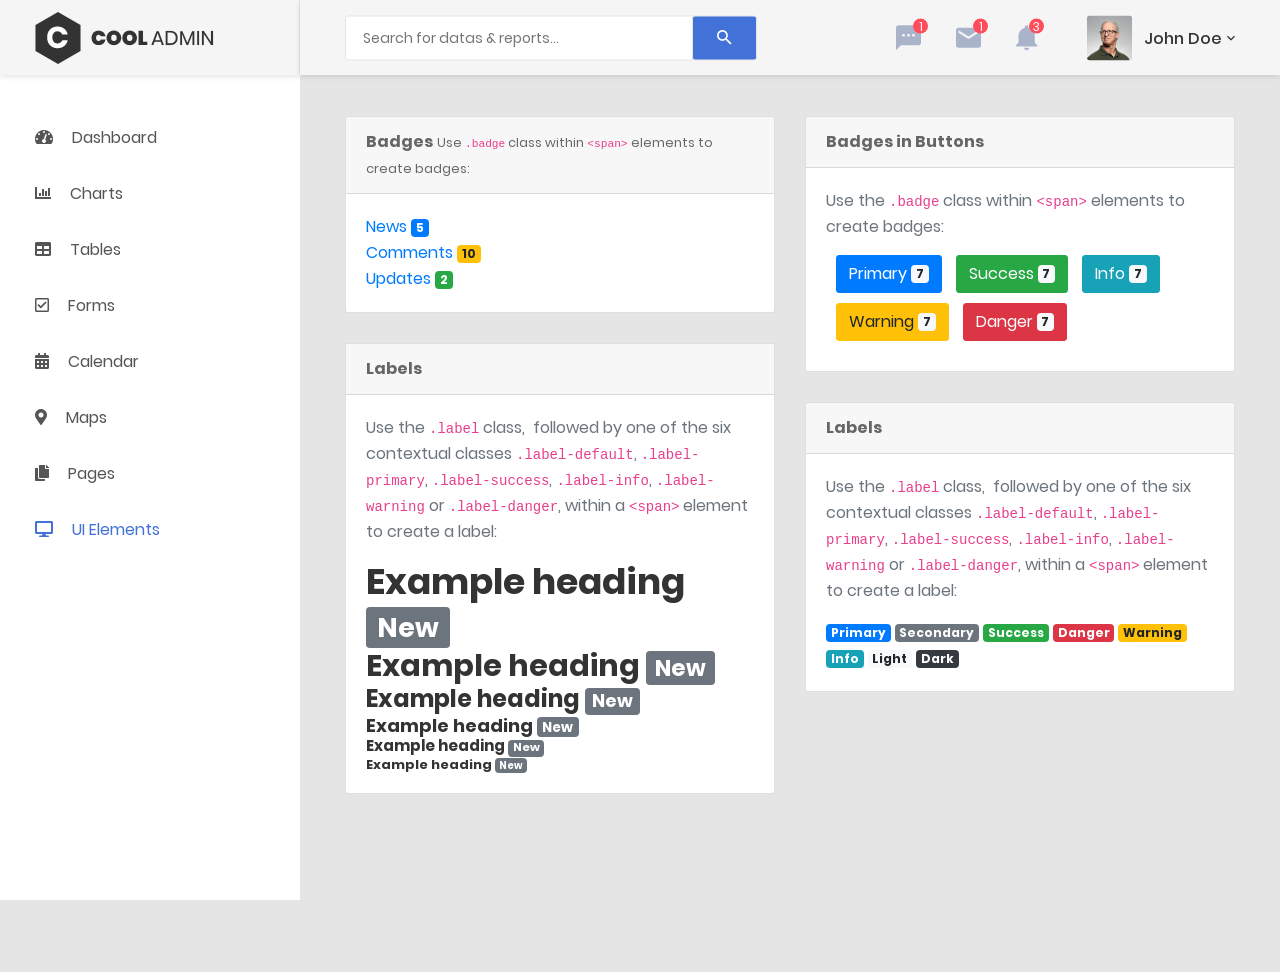
<file: CoolAdmin-master/badge.html>
<!DOCTYPE html>
<html lang="en">

<head>
  <!-- Required meta tags-->
  <meta charset="UTF-8">
  <meta name="viewport" content="width=device-width, initial-scale=1, shrink-to-fit=no">
  <meta name="description" content="au theme template">
  <meta name="author" content="Hau Nguyen">
  <meta name="keywords" content="au theme template">

  <!-- Title Page-->
  <title>Badge</title>

  <!-- Fontfaces CSS-->
  <link href="css/font-face.css" rel="stylesheet" media="all">
  <link href="vendor/font-awesome-4.7/css/font-awesome.min.css" rel="stylesheet" media="all">
  <link href="vendor/font-awesome-5/css/fontawesome-all.min.css" rel="stylesheet" media="all">
  <link href="vendor/mdi-font/css/material-design-iconic-font.min.css" rel="stylesheet" media="all">

  <!-- Bootstrap CSS-->
  <link href="vendor/bootstrap-4.1/bootstrap.min.css" rel="stylesheet" media="all">

  <!-- Vendor CSS-->
  <link href="vendor/animsition/animsition.min.css" rel="stylesheet" media="all">
  <link href="vendor/bootstrap-progressbar/bootstrap-progressbar-3.3.4.min.css" rel="stylesheet" media="all">
  <link href="vendor/wow/animate.css" rel="stylesheet" media="all">
  <link href="vendor/css-hamburgers/hamburgers.min.css" rel="stylesheet" media="all">
  <link href="vendor/slick/slick.css" rel="stylesheet" media="all">
  <link href="vendor/select2/select2.min.css" rel="stylesheet" media="all">
  <link href="vendor/perfect-scrollbar/perfect-scrollbar.css" rel="stylesheet" media="all">

  <!-- Main CSS-->
  <link href="css/theme.css" rel="stylesheet" media="all">

</head>

<body class="animsition">
  <div class="page-wrapper">
    <!-- HEADER MOBILE-->
    <header class="header-mobile d-block d-lg-none">
      <div class="header-mobile__bar">
        <div class="container-fluid">
          <div class="header-mobile-inner">
            <a class="logo" href="index.html">
              <img src="images/icon/logo.png" alt="CoolAdmin" />
            </a>
            <button class="hamburger hamburger--slider" type="button">
              <span class="hamburger-box">
                <span class="hamburger-inner"></span>
              </span>
            </button>
          </div>
        </div>
      </div>
      <nav class="navbar-mobile">
        <div class="container-fluid">
          <ul class="navbar-mobile__list list-unstyled">
            <li class="has-sub">
              <a class="js-arrow" href="#">
                <i class="fas fa-tachometer-alt"></i>Dashboard</a>
              <ul class="navbar-mobile-sub__list list-unstyled js-sub-list">
                <li>
                  <a href="index.html">Dashboard 1</a>
                </li>
                <li>
                  <a href="index2.html">Dashboard 2</a>
                </li>
                <li>
                  <a href="index3.html">Dashboard 3</a>
                </li>
                <li>
                  <a href="index4.html">Dashboard 4</a>
                </li>
              </ul>
            </li>
            <li>
              <a href="chart.html">
                <i class="fas fa-chart-bar"></i>Charts</a>
            </li>
            <li>
              <a href="table.html">
                <i class="fas fa-table"></i>Tables</a>
            </li>
            <li>
              <a href="form.html">
                <i class="far fa-check-square"></i>Forms</a>
            </li>
            <li>
              <a href="calendar.html">
                <i class="fas fa-calendar-alt"></i>Calendar</a>
            </li>
            <li>
              <a href="map.html">
                <i class="fas fa-map-marker-alt"></i>Maps</a>
            </li>
            <li class="has-sub">
              <a class="js-arrow" href="#">
                <i class="fas fa-copy"></i>Pages</a>
              <ul class="navbar-mobile-sub__list list-unstyled js-sub-list">
                <li>
                  <a href="login.html">Login</a>
                </li>
                <li>
                  <a href="register.html">Register</a>
                </li>
                <li>
                  <a href="forget-pass.html">Forget Password</a>
                </li>
              </ul>
            </li>
            <li class="has-sub">
              <a class="js-arrow" href="#">
                <i class="fas fa-desktop"></i>UI Elements</a>
              <ul class="navbar-mobile-sub__list list-unstyled js-sub-list">
                <li>
                  <a href="button.html">Button</a>
                </li>
                <li>
                  <a href="badge.html">Badges</a>
                </li>
                <li>
                  <a href="tab.html">Tabs</a>
                </li>
                <li>
                  <a href="card.html">Cards</a>
                </li>
                <li>
                  <a href="alert.html">Alerts</a>
                </li>
                <li>
                  <a href="progress-bar.html">Progress Bars</a>
                </li>
                <li>
                  <a href="modal.html">Modals</a>
                </li>
                <li>
                  <a href="switch.html">Switchs</a>
                </li>
                <li>
                  <a href="grid.html">Grids</a>
                </li>
                <li>
                  <a href="fontawesome.html">Fontawesome Icon</a>
                </li>
                <li>
                  <a href="typo.html">Typography</a>
                </li>
              </ul>
            </li>
          </ul>
        </div>
      </nav>
    </header>
    <!-- END HEADER MOBILE-->

    <!-- MENU SIDEBAR-->
    <aside class="menu-sidebar d-none d-lg-block">
      <div class="logo">
        <a href="#">
          <img src="images/icon/logo.png" alt="Cool Admin" />
        </a>
      </div>
      <div class="menu-sidebar__content js-scrollbar1">
        <nav class="navbar-sidebar">
          <ul class="list-unstyled navbar__list">
            <li class="has-sub">
              <a class="js-arrow" href="#">
                <i class="fas fa-tachometer-alt"></i>Dashboard</a>
              <ul class="list-unstyled navbar__sub-list js-sub-list">
                <li>
                  <a href="index.html">Dashboard 1</a>
                </li>
                <li>
                  <a href="index2.html">Dashboard 2</a>
                </li>
                <li>
                  <a href="index3.html">Dashboard 3</a>
                </li>
                <li>
                  <a href="index4.html">Dashboard 4</a>
                </li>
              </ul>
            </li>
            <li>
              <a href="chart.html">
                <i class="fas fa-chart-bar"></i>Charts</a>
            </li>
            <li>
              <a href="table.html">
                <i class="fas fa-table"></i>Tables</a>
            </li>
            <li>
              <a href="form.html">
                <i class="far fa-check-square"></i>Forms</a>
            </li>
            <li>
              <a href="calendar.html">
                <i class="fas fa-calendar-alt"></i>Calendar</a>
            </li>
            <li>
              <a href="map.html">
                <i class="fas fa-map-marker-alt"></i>Maps</a>
            </li>
            <li class="has-sub">
              <a class="js-arrow" href="#">
                <i class="fas fa-copy"></i>Pages</a>
              <ul class="list-unstyled navbar__sub-list js-sub-list">
                <li>
                  <a href="login.html">Login</a>
                </li>
                <li>
                  <a href="register.html">Register</a>
                </li>
                <li>
                  <a href="forget-pass.html">Forget Password</a>
                </li>
              </ul>
            </li>
            <li class="active has-sub">
              <a class="js-arrow" href="#">
                <i class="fas fa-desktop"></i>UI Elements</a>
              <ul class="list-unstyled navbar__sub-list js-sub-list">
                <li>
                  <a href="button.html">Button</a>
                </li>
                <li>
                  <a href="badge.html">Badges</a>
                </li>
                <li>
                  <a href="tab.html">Tabs</a>
                </li>
                <li>
                  <a href="card.html">Cards</a>
                </li>
                <li>
                  <a href="alert.html">Alerts</a>
                </li>
                <li>
                  <a href="progress-bar.html">Progress Bars</a>
                </li>
                <li>
                  <a href="modal.html">Modals</a>
                </li>
                <li>
                  <a href="switch.html">Switchs</a>
                </li>
                <li>
                  <a href="grid.html">Grids</a>
                </li>
                <li>
                  <a href="fontawesome.html">Fontawesome Icon</a>
                </li>
                <li>
                  <a href="typo.html">Typography</a>
                </li>
              </ul>
            </li>
          </ul>
        </nav>
      </div>
    </aside>
    <!-- END MENU SIDEBAR-->

    <!-- PAGE CONTAINER-->
    <div class="page-container">
      <!-- HEADER DESKTOP-->
      <header class="header-desktop">
        <div class="section__content section__content--p30">
          <div class="container-fluid">
            <div class="header-wrap">
              <form class="form-header" action="" method="POST">
                <input class="au-input au-input--xl" type="text" name="search" placeholder="Search for datas &amp; reports..." />
                <button class="au-btn--submit" type="submit">
                  <i class="zmdi zmdi-search"></i>
                </button>
              </form>
              <div class="header-button">
                <div class="noti-wrap">
                  <div class="noti__item js-item-menu">
                    <i class="zmdi zmdi-comment-more"></i>
                    <span class="quantity">1</span>
                    <div class="mess-dropdown js-dropdown">
                      <div class="mess__title">
                        <p>You have 2 news message</p>
                      </div>
                      <div class="mess__item">
                        <div class="image img-cir img-40">
                          <img src="images/icon/avatar-06.jpg" alt="Michelle Moreno" />
                        </div>
                        <div class="content">
                          <h6>Michelle Moreno</h6>
                          <p>Have sent a photo</p>
                          <span class="time">3 min ago</span>
                        </div>
                      </div>
                      <div class="mess__item">
                        <div class="image img-cir img-40">
                          <img src="images/icon/avatar-04.jpg" alt="Diane Myers" />
                        </div>
                        <div class="content">
                          <h6>Diane Myers</h6>
                          <p>You are now connected on message</p>
                          <span class="time">Yesterday</span>
                        </div>
                      </div>
                      <div class="mess__footer">
                        <a href="#">View all messages</a>
                      </div>
                    </div>
                  </div>
                  <div class="noti__item js-item-menu">
                    <i class="zmdi zmdi-email"></i>
                    <span class="quantity">1</span>
                    <div class="email-dropdown js-dropdown">
                      <div class="email__title">
                        <p>You have 3 New Emails</p>
                      </div>
                      <div class="email__item">
                        <div class="image img-cir img-40">
                          <img src="images/icon/avatar-06.jpg" alt="Cynthia Harvey" />
                        </div>
                        <div class="content">
                          <p>Meeting about new dashboard...</p>
                          <span>Cynthia Harvey, 3 min ago</span>
                        </div>
                      </div>
                      <div class="email__item">
                        <div class="image img-cir img-40">
                          <img src="images/icon/avatar-05.jpg" alt="Cynthia Harvey" />
                        </div>
                        <div class="content">
                          <p>Meeting about new dashboard...</p>
                          <span>Cynthia Harvey, Yesterday</span>
                        </div>
                      </div>
                      <div class="email__item">
                        <div class="image img-cir img-40">
                          <img src="images/icon/avatar-04.jpg" alt="Cynthia Harvey" />
                        </div>
                        <div class="content">
                          <p>Meeting about new dashboard...</p>
                          <span>Cynthia Harvey, April 12,,2018</span>
                        </div>
                      </div>
                      <div class="email__footer">
                        <a href="#">See all emails</a>
                      </div>
                    </div>
                  </div>
                  <div class="noti__item js-item-menu">
                    <i class="zmdi zmdi-notifications"></i>
                    <span class="quantity">3</span>
                    <div class="notifi-dropdown js-dropdown">
                      <div class="notifi__title">
                        <p>You have 3 Notifications</p>
                      </div>
                      <div class="notifi__item">
                        <div class="bg-c1 img-cir img-40">
                          <i class="zmdi zmdi-email-open"></i>
                        </div>
                        <div class="content">
                          <p>You got a email notification</p>
                          <span class="date">April 12, 2018 06:50</span>
                        </div>
                      </div>
                      <div class="notifi__item">
                        <div class="bg-c2 img-cir img-40">
                          <i class="zmdi zmdi-account-box"></i>
                        </div>
                        <div class="content">
                          <p>Your account has been blocked</p>
                          <span class="date">April 12, 2018 06:50</span>
                        </div>
                      </div>
                      <div class="notifi__item">
                        <div class="bg-c3 img-cir img-40">
                          <i class="zmdi zmdi-file-text"></i>
                        </div>
                        <div class="content">
                          <p>You got a new file</p>
                          <span class="date">April 12, 2018 06:50</span>
                        </div>
                      </div>
                      <div class="notifi__footer">
                        <a href="#">All notifications</a>
                      </div>
                    </div>
                  </div>
                </div>
                <div class="account-wrap">
                  <div class="account-item clearfix js-item-menu">
                    <div class="image">
                      <img src="images/icon/avatar-01.jpg" alt="John Doe" />
                    </div>
                    <div class="content">
                      <a class="js-acc-btn" href="#">john doe</a>
                    </div>
                    <div class="account-dropdown js-dropdown">
                      <div class="info clearfix">
                        <div class="image">
                          <a href="#">
                            <img src="images/icon/avatar-01.jpg" alt="John Doe" />
                          </a>
                        </div>
                        <div class="content">
                          <h5 class="name">
                            <a href="#">john doe</a>
                          </h5>
                          <span class="email">johndoe@example.com</span>
                        </div>
                      </div>
                      <div class="account-dropdown__body">
                        <div class="account-dropdown__item">
                          <a href="#">
                            <i class="zmdi zmdi-account"></i>Account</a>
                        </div>
                        <div class="account-dropdown__item">
                          <a href="#">
                            <i class="zmdi zmdi-settings"></i>Setting</a>
                        </div>
                        <div class="account-dropdown__item">
                          <a href="#">
                            <i class="zmdi zmdi-money-box"></i>Billing</a>
                        </div>
                      </div>
                      <div class="account-dropdown__footer">
                        <a href="#">
                          <i class="zmdi zmdi-power"></i>Logout</a>
                      </div>
                    </div>
                  </div>
                </div>
              </div>
            </div>
          </div>
        </div>
      </header>
      <!-- HEADER DESKTOP-->

      <!-- MAIN CONTENT-->
      <div class="main-content">
        <div class="section__content section__content--p30">
          <div class="container-fluid">
            <div class="row">
              <div class="col-lg-6">

                <div class="card">
                  <div class="card-header">
                    <strong>Badges</strong>
                    <small>Use
                      <code>.badge</code> class within
                      <code>&lt;span&gt;</code> elements to create badges:
                    </small>
                  </div>
                  <div class="card-body">

                    <a href="#">News
                      <span class="badge badge-primary">5</span>
                    </a>
                    <br>
                    <a href="#">Comments
                      <span class="badge badge-warning">10</span>
                    </a>
                    <br>
                    <a href="#">Updates
                      <span class="badge badge-success">2</span>
                    </a>
                  </div>
                </div>
                <!-- /# card -->


                <div class="card">
                  <div class="card-header">
                    <strong>Labels</strong>
                  </div>
                  <div class="card-body">
                    <p class="text-muted m-b-15">Use the
                      <code>.label</code> class,&nbsp; followed by one of the six contextual classes
                      <code>.label-default</code>,
                      <code>.label-primary</code>,
                      <code>.label-success</code>,
                      <code>.label-info</code>,
                      <code>.label-warning</code> or
                      <code>.label-danger</code>, within a
                      <code>&lt;span&gt;</code> element to create a label:</p>

                    <h1>Example heading
                      <span class="badge badge-secondary">New</span>
                    </h1>
                    <h2>Example heading
                      <span class="badge badge-secondary">New</span>
                    </h2>
                    <h3>Example heading
                      <span class="badge badge-secondary">New</span>
                    </h3>
                    <h4>Example heading
                      <span class="badge badge-secondary">New</span>
                    </h4>
                    <h5>Example heading
                      <span class="badge badge-secondary">New</span>
                    </h5>
                    <h6>Example heading
                      <span class="badge badge-secondary">New</span>
                    </h6>
                  </div>
                </div>

              </div>
              <div class="col-lg-6">
                <div class="card">
                  <div class="card-header">
                    <strong>Badges in Buttons</strong>
                  </div>
                  <div class="card-body">
                    <p class="text-muted m-b-15">Use the
                      <code>.badge</code> class within
                      <code>&lt;span&gt;</code> elements to create badges:</p>

                    <button type="button" class="btn btn-primary m-l-10 m-b-10">Primary
                      <span class="badge badge-light">7</span>
                    </button>
                    <button type="button" class="btn btn-success m-l-10 m-b-10">Success
                      <span class="badge badge-light">7</span>
                    </button>
                    <button type="button" class="btn btn-info m-l-10 m-b-10">Info
                      <span class="badge badge-light">7</span>
                    </button>
                    <button type="button" class="btn btn-warning m-l-10 m-b-10">Warning
                      <span class="badge badge-light">7</span>
                    </button>
                    <button type="button" class="btn btn-danger m-l-10 m-b-10">Danger
                      <span class="badge badge-light">7</span>
                    </button>
                  </div>
                </div>

                <div class="card">
                  <div class="card-header">
                    <strong>Labels</strong>
                  </div>
                  <div class="card-body">
                    <p class="text-muted m-b-15">Use the
                      <code>.label</code> class,&nbsp; followed by one of the six contextual classes
                      <code>.label-default</code>,
                      <code>.label-primary</code>,
                      <code>.label-success</code>,
                      <code>.label-info</code>,
                      <code>.label-warning</code> or
                      <code>.label-danger</code>, within a
                      <code>&lt;span&gt;</code> element to create a label:</p>

                    <span class="badge badge-primary">Primary</span>
                    <span class="badge badge-secondary">Secondary</span>
                    <span class="badge badge-success">Success</span>
                    <span class="badge badge-danger">Danger</span>
                    <span class="badge badge-warning">Warning</span>
                    <span class="badge badge-info">Info</span>
                    <span class="badge badge-light">Light</span>
                    <span class="badge badge-dark">Dark</span>


                  </div>
                </div>

              </div>
            </div>
          </div>
        </div>
      </div>
    </div>
    <!-- END PAGE CONTAINER-->

  </div>

  <!-- Jquery JS-->
  <script src="vendor/jquery-3.2.1.min.js"></script>
  <!-- Bootstrap JS-->
  <script src="vendor/bootstrap-4.1/popper.min.js"></script>
  <script src="vendor/bootstrap-4.1/bootstrap.min.js"></script>
  <!-- Vendor JS       -->
  <script src="vendor/slick/slick.min.js">
  </script>
  <script src="vendor/wow/wow.min.js"></script>
  <script src="vendor/animsition/animsition.min.js"></script>
  <script src="vendor/bootstrap-progressbar/bootstrap-progressbar.min.js">
  </script>
  <script src="vendor/counter-up/jquery.waypoints.min.js"></script>
  <script src="vendor/counter-up/jquery.counterup.min.js">
  </script>
  <script src="vendor/circle-progress/circle-progress.min.js"></script>
  <script src="vendor/perfect-scrollbar/perfect-scrollbar.js"></script>
  <script src="vendor/chartjs/Chart.bundle.min.js"></script>
  <script src="vendor/select2/select2.min.js">
  </script>

  <!-- Main JS-->
  <script src="js/main.js"></script>

</body>

</html>
<!-- end document-->
</file>
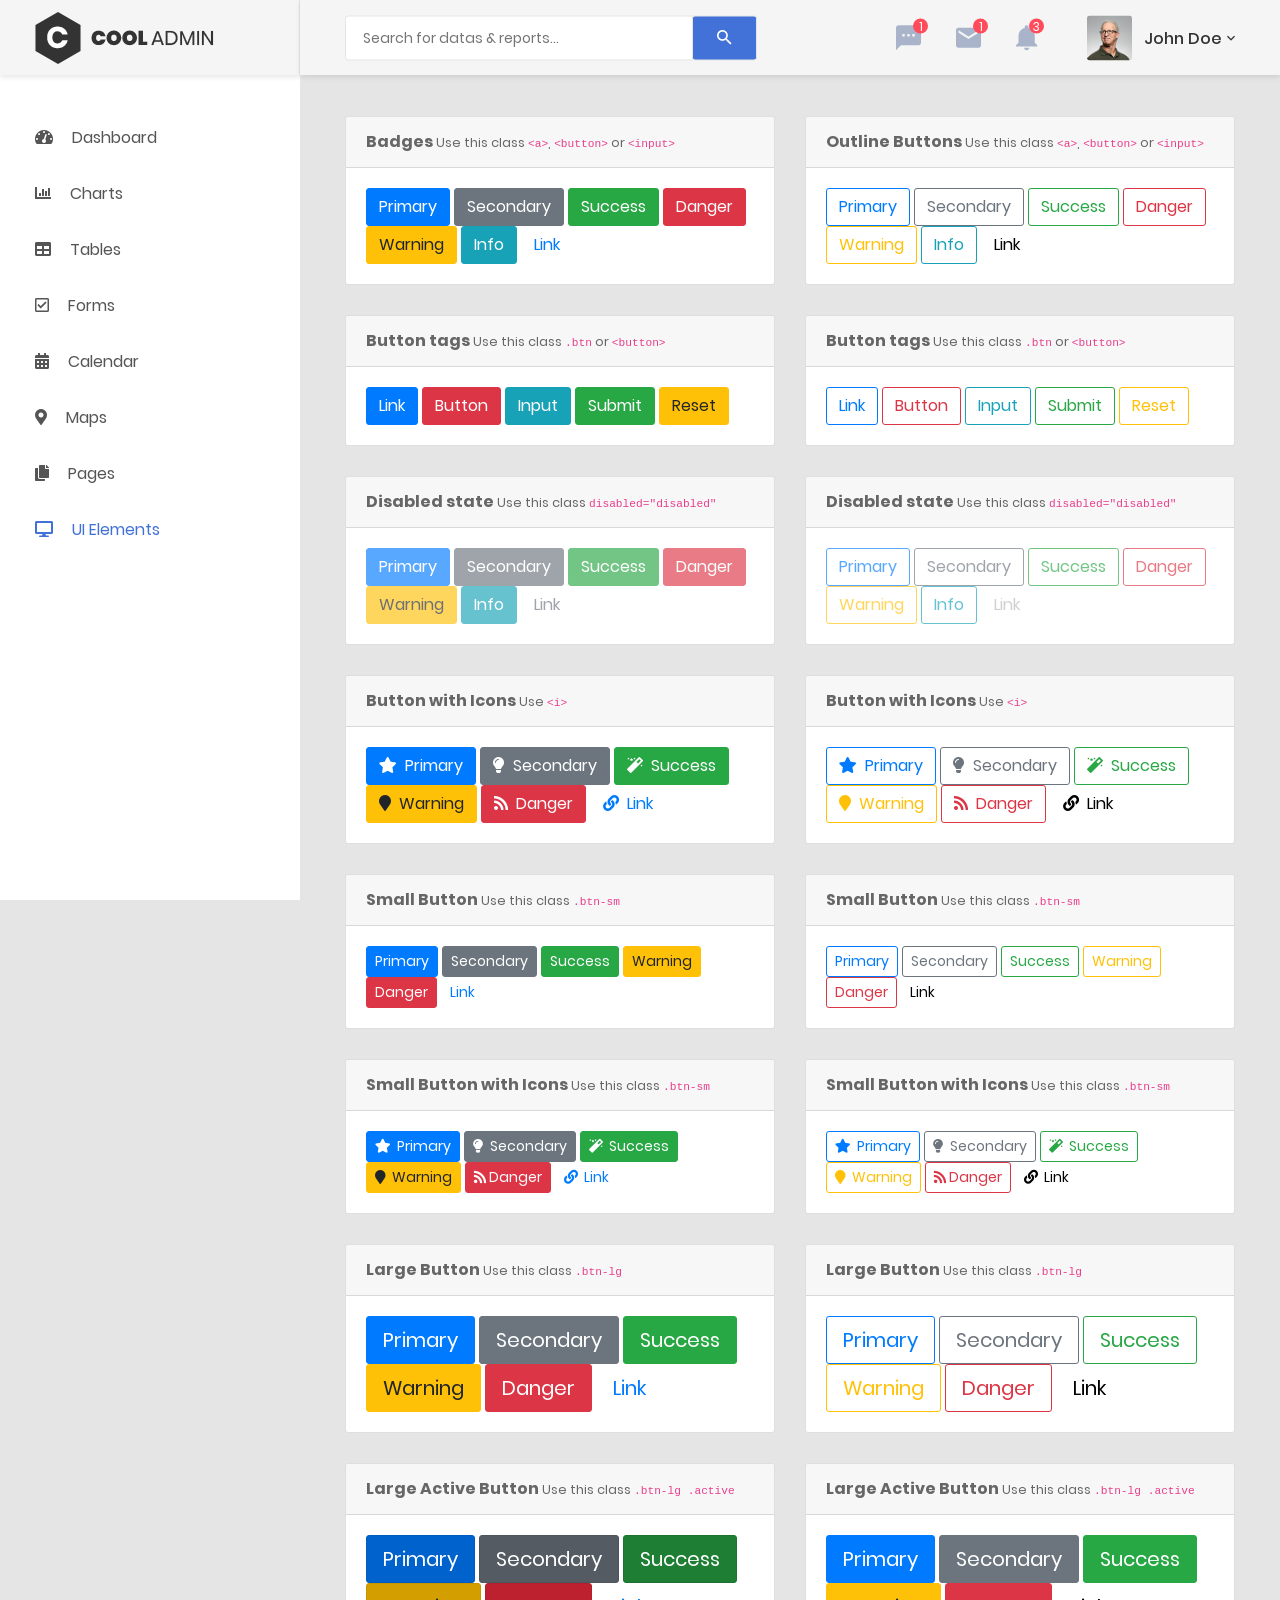
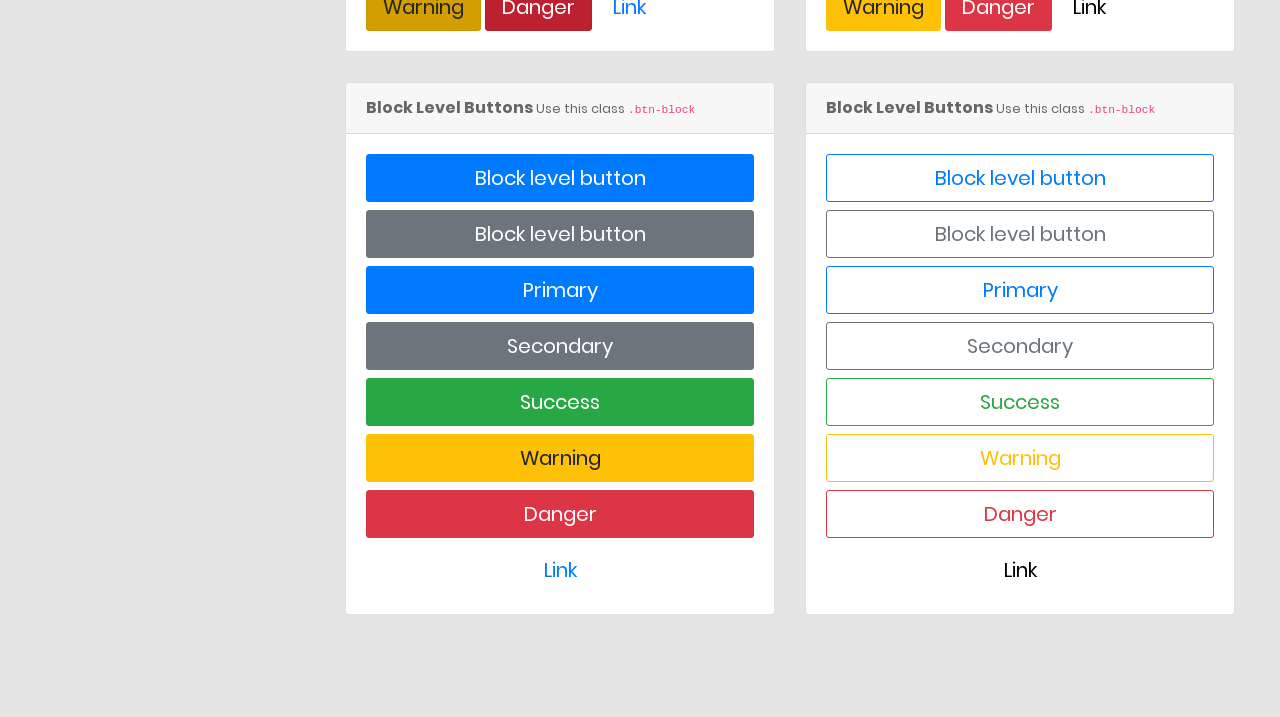
<file: CoolAdmin-master/button.html>
<!DOCTYPE html>
<html lang="en">

<head>
    <!-- Required meta tags-->
    <meta charset="UTF-8">
    <meta name="viewport" content="width=device-width, initial-scale=1, shrink-to-fit=no">
    <meta name="description" content="au theme template">
    <meta name="author" content="Hau Nguyen">
    <meta name="keywords" content="au theme template">

    <!-- Title Page-->
    <title>Button</title>

    <!-- Fontfaces CSS-->
    <link href="css/font-face.css" rel="stylesheet" media="all">
    <link href="vendor/font-awesome-4.7/css/font-awesome.min.css" rel="stylesheet" media="all">
    <link href="vendor/font-awesome-5/css/fontawesome-all.min.css" rel="stylesheet" media="all">
    <link href="vendor/mdi-font/css/material-design-iconic-font.min.css" rel="stylesheet" media="all">

    <!-- Bootstrap CSS-->
    <link href="vendor/bootstrap-4.1/bootstrap.min.css" rel="stylesheet" media="all">

    <!-- Vendor CSS-->
    <link href="vendor/animsition/animsition.min.css" rel="stylesheet" media="all">
    <link href="vendor/bootstrap-progressbar/bootstrap-progressbar-3.3.4.min.css" rel="stylesheet" media="all">
    <link href="vendor/wow/animate.css" rel="stylesheet" media="all">
    <link href="vendor/css-hamburgers/hamburgers.min.css" rel="stylesheet" media="all">
    <link href="vendor/slick/slick.css" rel="stylesheet" media="all">
    <link href="vendor/select2/select2.min.css" rel="stylesheet" media="all">
    <link href="vendor/perfect-scrollbar/perfect-scrollbar.css" rel="stylesheet" media="all">

    <!-- Main CSS-->
    <link href="css/theme.css" rel="stylesheet" media="all">

</head>

<body class="animsition">
    <div class="page-wrapper">
        <!-- HEADER MOBILE-->
        <header class="header-mobile d-block d-lg-none">
            <div class="header-mobile__bar">
                <div class="container-fluid">
                    <div class="header-mobile-inner">
                        <a class="logo" href="index.html">
                            <img src="images/icon/logo.png" alt="CoolAdmin" />
                        </a>
                        <button class="hamburger hamburger--slider" type="button">
                            <span class="hamburger-box">
                                <span class="hamburger-inner"></span>
                            </span>
                        </button>
                    </div>
                </div>
            </div>
            <nav class="navbar-mobile">
                <div class="container-fluid">
                    <ul class="navbar-mobile__list list-unstyled">
                        <li class="has-sub">
                            <a class="js-arrow" href="#">
                                <i class="fas fa-tachometer-alt"></i>Dashboard</a>
                            <ul class="navbar-mobile-sub__list list-unstyled js-sub-list">
                                <li>
                                    <a href="index.html">Dashboard 1</a>
                                </li>
                                <li>
                                    <a href="index2.html">Dashboard 2</a>
                                </li>
                                <li>
                                    <a href="index3.html">Dashboard 3</a>
                                </li>
                                <li>
                                    <a href="index4.html">Dashboard 4</a>
                                </li>
                            </ul>
                        </li>
                        <li>
                            <a href="chart.html">
                                <i class="fas fa-chart-bar"></i>Charts</a>
                        </li>
                        <li>
                            <a href="table.html">
                                <i class="fas fa-table"></i>Tables</a>
                        </li>
                        <li>
                            <a href="form.html">
                                <i class="far fa-check-square"></i>Forms</a>
                        </li>
                        <li>
                            <a href="calendar.html">
                                <i class="fas fa-calendar-alt"></i>Calendar</a>
                        </li>
                        <li>
                            <a href="map.html">
                                <i class="fas fa-map-marker-alt"></i>Maps</a>
                        </li>
                        <li class="has-sub">
                            <a class="js-arrow" href="#">
                                <i class="fas fa-copy"></i>Pages</a>
                            <ul class="navbar-mobile-sub__list list-unstyled js-sub-list">
                                <li>
                                    <a href="login.html">Login</a>
                                </li>
                                <li>
                                    <a href="register.html">Register</a>
                                </li>
                                <li>
                                    <a href="forget-pass.html">Forget Password</a>
                                </li>
                            </ul>
                        </li>
                        <li class="has-sub">
                            <a class="js-arrow" href="#">
                                <i class="fas fa-desktop"></i>UI Elements</a>
                            <ul class="navbar-mobile-sub__list list-unstyled js-sub-list">
                                <li>
                                    <a href="button.html">Button</a>
                                </li>
                                <li>
                                    <a href="badge.html">Badges</a>
                                </li>
                                <li>
                                    <a href="tab.html">Tabs</a>
                                </li>
                                <li>
                                    <a href="card.html">Cards</a>
                                </li>
                                <li>
                                    <a href="alert.html">Alerts</a>
                                </li>
                                <li>
                                    <a href="progress-bar.html">Progress Bars</a>
                                </li>
                                <li>
                                    <a href="modal.html">Modals</a>
                                </li>
                                <li>
                                    <a href="switch.html">Switchs</a>
                                </li>
                                <li>
                                    <a href="grid.html">Grids</a>
                                </li>
                                <li>
                                    <a href="fontawesome.html">Fontawesome Icon</a>
                                </li>
                                <li>
                                    <a href="typo.html">Typography</a>
                                </li>
                            </ul>
                        </li>
                    </ul>
                </div>
            </nav>
        </header>
        <!-- END HEADER MOBILE-->

        <!-- MENU SIDEBAR-->
        <aside class="menu-sidebar d-none d-lg-block">
            <div class="logo">
                <a href="#">
                    <img src="images/icon/logo.png" alt="Cool Admin" />
                </a>
            </div>
            <div class="menu-sidebar__content js-scrollbar1">
                <nav class="navbar-sidebar">
                    <ul class="list-unstyled navbar__list">
                        <li class="has-sub">
                            <a class="js-arrow" href="#">
                                <i class="fas fa-tachometer-alt"></i>Dashboard</a>
                            <ul class="list-unstyled navbar__sub-list js-sub-list">
                                <li>
                                    <a href="index.html">Dashboard 1</a>
                                </li>
                                <li>
                                    <a href="index2.html">Dashboard 2</a>
                                </li>
                                <li>
                                    <a href="index3.html">Dashboard 3</a>
                                </li>
                                <li>
                                    <a href="index4.html">Dashboard 4</a>
                                </li>
                            </ul>
                        </li>
                        <li>
                            <a href="chart.html">
                                <i class="fas fa-chart-bar"></i>Charts</a>
                        </li>
                        <li>
                            <a href="table.html">
                                <i class="fas fa-table"></i>Tables</a>
                        </li>
                        <li>
                            <a href="form.html">
                                <i class="far fa-check-square"></i>Forms</a>
                        </li>
                        <li>
                            <a href="calendar.html">
                                <i class="fas fa-calendar-alt"></i>Calendar</a>
                        </li>
                        <li>
                            <a href="map.html">
                                <i class="fas fa-map-marker-alt"></i>Maps</a>
                        </li>
                        <li class="has-sub">
                            <a class="js-arrow" href="#">
                                <i class="fas fa-copy"></i>Pages</a>
                            <ul class="list-unstyled navbar__sub-list js-sub-list">
                                <li>
                                    <a href="login.html">Login</a>
                                </li>
                                <li>
                                    <a href="register.html">Register</a>
                                </li>
                                <li>
                                    <a href="forget-pass.html">Forget Password</a>
                                </li>
                            </ul>
                        </li>
                        <li class="active has-sub">
                            <a class="js-arrow" href="#">
                                <i class="fas fa-desktop"></i>UI Elements</a>
                            <ul class="list-unstyled navbar__sub-list js-sub-list">
                                <li>
                                    <a href="button.html">Button</a>
                                </li>
                                <li>
                                    <a href="badge.html">Badges</a>
                                </li>
                                <li>
                                    <a href="tab.html">Tabs</a>
                                </li>
                                <li>
                                    <a href="card.html">Cards</a>
                                </li>
                                <li>
                                    <a href="alert.html">Alerts</a>
                                </li>
                                <li>
                                    <a href="progress-bar.html">Progress Bars</a>
                                </li>
                                <li>
                                    <a href="modal.html">Modals</a>
                                </li>
                                <li>
                                    <a href="switch.html">Switchs</a>
                                </li>
                                <li>
                                    <a href="grid.html">Grids</a>
                                </li>
                                <li>
                                    <a href="fontawesome.html">Fontawesome Icon</a>
                                </li>
                                <li>
                                    <a href="typo.html">Typography</a>
                                </li>
                            </ul>
                        </li>
                    </ul>
                </nav>
            </div>
        </aside>
        <!-- END MENU SIDEBAR-->

        <!-- PAGE CONTAINER-->
        <div class="page-container">
            <!-- HEADER DESKTOP-->
            <header class="header-desktop">
                <div class="section__content section__content--p30">
                    <div class="container-fluid">
                        <div class="header-wrap">
                            <form class="form-header" action="" method="POST">
                                <input class="au-input au-input--xl" type="text" name="search" placeholder="Search for datas &amp; reports..." />
                                <button class="au-btn--submit" type="submit">
                                    <i class="zmdi zmdi-search"></i>
                                </button>
                            </form>
                            <div class="header-button">
                                <div class="noti-wrap">
                                    <div class="noti__item js-item-menu">
                                        <i class="zmdi zmdi-comment-more"></i>
                                        <span class="quantity">1</span>
                                        <div class="mess-dropdown js-dropdown">
                                            <div class="mess__title">
                                                <p>You have 2 news message</p>
                                            </div>
                                            <div class="mess__item">
                                                <div class="image img-cir img-40">
                                                    <img src="images/icon/avatar-06.jpg" alt="Michelle Moreno" />
                                                </div>
                                                <div class="content">
                                                    <h6>Michelle Moreno</h6>
                                                    <p>Have sent a photo</p>
                                                    <span class="time">3 min ago</span>
                                                </div>
                                            </div>
                                            <div class="mess__item">
                                                <div class="image img-cir img-40">
                                                    <img src="images/icon/avatar-04.jpg" alt="Diane Myers" />
                                                </div>
                                                <div class="content">
                                                    <h6>Diane Myers</h6>
                                                    <p>You are now connected on message</p>
                                                    <span class="time">Yesterday</span>
                                                </div>
                                            </div>
                                            <div class="mess__footer">
                                                <a href="#">View all messages</a>
                                            </div>
                                        </div>
                                    </div>
                                    <div class="noti__item js-item-menu">
                                        <i class="zmdi zmdi-email"></i>
                                        <span class="quantity">1</span>
                                        <div class="email-dropdown js-dropdown">
                                            <div class="email__title">
                                                <p>You have 3 New Emails</p>
                                            </div>
                                            <div class="email__item">
                                                <div class="image img-cir img-40">
                                                    <img src="images/icon/avatar-06.jpg" alt="Cynthia Harvey" />
                                                </div>
                                                <div class="content">
                                                    <p>Meeting about new dashboard...</p>
                                                    <span>Cynthia Harvey, 3 min ago</span>
                                                </div>
                                            </div>
                                            <div class="email__item">
                                                <div class="image img-cir img-40">
                                                    <img src="images/icon/avatar-05.jpg" alt="Cynthia Harvey" />
                                                </div>
                                                <div class="content">
                                                    <p>Meeting about new dashboard...</p>
                                                    <span>Cynthia Harvey, Yesterday</span>
                                                </div>
                                            </div>
                                            <div class="email__item">
                                                <div class="image img-cir img-40">
                                                    <img src="images/icon/avatar-04.jpg" alt="Cynthia Harvey" />
                                                </div>
                                                <div class="content">
                                                    <p>Meeting about new dashboard...</p>
                                                    <span>Cynthia Harvey, April 12,,2018</span>
                                                </div>
                                            </div>
                                            <div class="email__footer">
                                                <a href="#">See all emails</a>
                                            </div>
                                        </div>
                                    </div>
                                    <div class="noti__item js-item-menu">
                                        <i class="zmdi zmdi-notifications"></i>
                                        <span class="quantity">3</span>
                                        <div class="notifi-dropdown js-dropdown">
                                            <div class="notifi__title">
                                                <p>You have 3 Notifications</p>
                                            </div>
                                            <div class="notifi__item">
                                                <div class="bg-c1 img-cir img-40">
                                                    <i class="zmdi zmdi-email-open"></i>
                                                </div>
                                                <div class="content">
                                                    <p>You got a email notification</p>
                                                    <span class="date">April 12, 2018 06:50</span>
                                                </div>
                                            </div>
                                            <div class="notifi__item">
                                                <div class="bg-c2 img-cir img-40">
                                                    <i class="zmdi zmdi-account-box"></i>
                                                </div>
                                                <div class="content">
                                                    <p>Your account has been blocked</p>
                                                    <span class="date">April 12, 2018 06:50</span>
                                                </div>
                                            </div>
                                            <div class="notifi__item">
                                                <div class="bg-c3 img-cir img-40">
                                                    <i class="zmdi zmdi-file-text"></i>
                                                </div>
                                                <div class="content">
                                                    <p>You got a new file</p>
                                                    <span class="date">April 12, 2018 06:50</span>
                                                </div>
                                            </div>
                                            <div class="notifi__footer">
                                                <a href="#">All notifications</a>
                                            </div>
                                        </div>
                                    </div>
                                </div>
                                <div class="account-wrap">
                                    <div class="account-item clearfix js-item-menu">
                                        <div class="image">
                                            <img src="images/icon/avatar-01.jpg" alt="John Doe" />
                                        </div>
                                        <div class="content">
                                            <a class="js-acc-btn" href="#">john doe</a>
                                        </div>
                                        <div class="account-dropdown js-dropdown">
                                            <div class="info clearfix">
                                                <div class="image">
                                                    <a href="#">
                                                        <img src="images/icon/avatar-01.jpg" alt="John Doe" />
                                                    </a>
                                                </div>
                                                <div class="content">
                                                    <h5 class="name">
                                                        <a href="#">john doe</a>
                                                    </h5>
                                                    <span class="email">johndoe@example.com</span>
                                                </div>
                                            </div>
                                            <div class="account-dropdown__body">
                                                <div class="account-dropdown__item">
                                                    <a href="#">
                                                        <i class="zmdi zmdi-account"></i>Account</a>
                                                </div>
                                                <div class="account-dropdown__item">
                                                    <a href="#">
                                                        <i class="zmdi zmdi-settings"></i>Setting</a>
                                                </div>
                                                <div class="account-dropdown__item">
                                                    <a href="#">
                                                        <i class="zmdi zmdi-money-box"></i>Billing</a>
                                                </div>
                                            </div>
                                            <div class="account-dropdown__footer">
                                                <a href="#">
                                                    <i class="zmdi zmdi-power"></i>Logout</a>
                                            </div>
                                        </div>
                                    </div>
                                </div>
                            </div>
                        </div>
                    </div>
                </div>
            </header>
            <!-- HEADER DESKTOP-->

            <!-- MAIN CONTENT-->
            <div class="main-content">
                <div class="section__content section__content--p30">
                    <div class="container-fluid">
                        <div class="row">
                            <!-- LEFT BLOCK -->
                            <div class="col-md-6">
                                <div class="card">
                                    <div class="card-header">
                                        <strong>Badges </strong>
                                        <small>Use this class
                                            <code>&lt;a&gt;</code>,
                                            <code>&lt;button&gt;</code> or
                                            <code>&lt;input&gt;</code>
                                        </small>
                                    </div>
                                    <div class="card-body">
                                        <button type="button" class="btn btn-primary">Primary</button>
                                        <button type="button" class="btn btn-secondary">Secondary</button>
                                        <button type="button" class="btn btn-success">Success</button>
                                        <button type="button" class="btn btn-danger">Danger</button>
                                        <button type="button" class="btn btn-warning">Warning</button>
                                        <button type="button" class="btn btn-info">Info</button>
                                        <button type="button" class="btn btn-link">Link</button>
                                    </div>
                                </div>
                                <!-- /# card -->


                                <div class="card">
                                    <div class="card-header">
                                        <strong>Button tags </strong>
                                        <small>Use this class
                                            <code>.btn</code> or
                                            <code>&lt;button&gt;</code>
                                        </small>
                                    </div>
                                    <div class="card-body">
                                        <a class="btn btn-primary" href="#" role="button">Link</a>
                                        <button class="btn btn-danger" type="submit">Button</button>
                                        <input class="btn btn-info" type="button" value="Input">
                                        <input class="btn btn-success" type="submit" value="Submit">
                                        <input class="btn btn-warning" type="reset" value="Reset">
                                    </div>
                                </div>
                                <!-- /# card -->

                                <div class="card">
                                    <div class="card-header">
                                        <strong>Disabled state </strong>
                                        <small>Use this class
                                            <code>disabled="disabled"</code>
                                        </small>
                                    </div>
                                    <div class="card-body">
                                        <button type="button" class="btn btn-primary" disabled>Primary</button>
                                        <button type="button" class="btn btn-secondary" disabled>Secondary</button>
                                        <button type="button" class="btn btn-success" disabled>Success</button>
                                        <button type="button" class="btn btn-danger" disabled>Danger</button>
                                        <button type="button" class="btn btn-warning" disabled>Warning</button>
                                        <button type="button" class="btn btn-info" disabled>Info</button>
                                        <button type="button" class="btn btn-link" disabled>Link</button>
                                    </div>
                                </div>
                                <!-- /# card -->


                                <div class="card">
                                    <div class="card-header">
                                        <strong>Button with Icons </strong>
                                        <small>Use
                                            <code>&lt;i&gt;</code>
                                        </small>
                                    </div>
                                    <div class="card-body">
                                        <button type="button" class="btn btn-primary">
                                            <i class="fa fa-star"></i>&nbsp; Primary</button>
                                        <button type="button" class="btn btn-secondary">
                                            <i class="fa fa-lightbulb-o"></i>&nbsp; Secondary</button>
                                        <button type="button" class="btn btn-success">
                                            <i class="fa fa-magic"></i>&nbsp; Success</button>
                                        <button type="button" class="btn btn-warning">
                                            <i class="fa fa-map-marker"></i>&nbsp; Warning</button>
                                        <button type="button" class="btn btn-danger">
                                            <i class="fa fa-rss"></i>&nbsp; Danger</button>
                                        <button type="button" class="btn btn-link">
                                            <i class="fa fa-link"></i>&nbsp; Link</button>
                                    </div>
                                </div>
                                <!-- /# card -->


                                <div class="card">
                                    <div class="card-header">
                                        <strong>Small Button </strong>
                                        <small>Use this class
                                            <code>.btn-sm</code>
                                        </small>
                                    </div>
                                    <div class="card-body">
                                        <button type="button" class="btn btn-primary btn-sm">Primary</button>
                                        <button type="button" class="btn btn-secondary btn-sm">Secondary</button>
                                        <button type="button" class="btn btn-success btn-sm">Success</button>
                                        <button type="button" class="btn btn-warning btn-sm">Warning</button>
                                        <button type="button" class="btn btn-danger btn-sm">Danger</button>
                                        <button type="button" class="btn btn-link btn-sm">Link</button>
                                    </div>
                                </div>
                                <!-- /# card -->

                                <div class="card">
                                    <div class="card-header">
                                        <strong>Small Button with Icons </strong>
                                        <small>Use this class
                                            <code>.btn-sm</code>
                                        </small>
                                    </div>
                                    <div class="card-body">
                                        <button type="button" class="btn btn-primary btn-sm">
                                            <i class="fa fa-star"></i>&nbsp; Primary</button>
                                        <button type="button" class="btn btn-secondary btn-sm">
                                            <i class="fa fa-lightbulb-o"></i>&nbsp; Secondary</button>
                                        <button type="button" class="btn btn-success btn-sm">
                                            <i class="fa fa-magic"></i>&nbsp; Success</button>
                                        <button type="button" class="btn btn-warning btn-sm">
                                            <i class="fa fa-map-marker"></i>&nbsp; Warning</button>
                                        <button type="button" class="btn btn-danger btn-sm">
                                            <i class="fa fa-rss"></i>&nbsp;Danger</button>
                                        <button type="button" class="btn btn-link btn-sm">
                                            <i class="fa fa-link"></i>&nbsp; Link</button>
                                    </div>
                                </div>
                                <!-- /# card -->

                                <div class="card">
                                    <div class="card-header">
                                        <strong>Large Button </strong>
                                        <small>Use this class
                                            <code>.btn-lg</code>
                                        </small>
                                    </div>
                                    <div class="card-body">
                                        <button type="button" class="btn btn-primary btn-lg">Primary</button>
                                        <button type="button" class="btn btn-secondary btn-lg">Secondary</button>
                                        <button type="button" class="btn btn-success btn-lg">Success</button>
                                        <button type="button" class="btn btn-warning btn-lg">Warning</button>
                                        <button type="button" class="btn btn-danger btn-lg">Danger</button>
                                        <button type="button" class="btn btn-link btn-lg">Link</button>
                                    </div>
                                </div>
                                <!-- /# card -->

                                <div class="card">
                                    <div class="card-header">
                                        <strong>Large Active Button </strong>
                                        <small>Use this class
                                            <code>.btn-lg .active</code>
                                        </small>
                                    </div>
                                    <div class="card-body">
                                        <button type="button" class="btn btn-primary btn-lg active">Primary</button>
                                        <button type="button" class="btn btn-secondary btn-lg active">Secondary</button>
                                        <button type="button" class="btn btn-success btn-lg active">Success</button>
                                        <button type="button" class="btn btn-warning btn-lg active">Warning</button>
                                        <button type="button" class="btn btn-danger btn-lg active">Danger</button>
                                        <button type="button" class="btn btn-link btn-lg active">Link</button>
                                    </div>
                                </div>
                                <!-- /# card -->

                                <div class="card">
                                    <div class="card-header">
                                        <strong>Block Level Buttons </strong>
                                        <small>Use this class
                                            <code>.btn-block</code>
                                        </small>
                                    </div>
                                    <div class="card-body">
                                        <button type="button" class="btn btn-primary btn-lg btn-block">Block level button</button>
                                        <button type="button" class="btn btn-secondary btn-lg btn-block">Block level button</button>

                                        <button type="button" class="btn btn-primary btn-lg btn-block">Primary</button>
                                        <button type="button" class="btn btn-secondary btn-lg btn-block">Secondary</button>
                                        <button type="button" class="btn btn-success btn-lg btn-block">Success</button>
                                        <button type="button" class="btn btn-warning btn-lg btn-block">Warning</button>
                                        <button type="button" class="btn btn-danger btn-lg btn-block">Danger</button>
                                        <button type="button" class="btn btn-link btn-lg btn-block">Link</button>
                                    </div>
                                </div>
                                <!-- /# card -->
                            </div>
                            <!-- END LEFT BLOCK -->

                            <!-- RIGHT BLOCK -->
                            <div class="col-md-6">

                                <div class="card">
                                    <div class="card-header">
                                        <strong>Outline Buttons </strong>
                                        <small>Use this class
                                            <code>&lt;a&gt;</code>,
                                            <code>&lt;button&gt;</code> or
                                            <code>&lt;input&gt;</code>
                                        </small>
                                    </div>
                                    <div class="card-body">
                                        <button type="button" class="btn btn-outline-primary">Primary</button>
                                        <button type="button" class="btn btn-outline-secondary">Secondary</button>
                                        <button type="button" class="btn btn-outline-success">Success</button>
                                        <button type="button" class="btn btn-outline-danger">Danger</button>
                                        <button type="button" class="btn btn-outline-warning">Warning</button>
                                        <button type="button" class="btn btn-outline-info">Info</button>
                                        <button type="button" class="btn btn-outline-link">Link</button>
                                    </div>
                                </div>
                                <!-- /# card -->


                                <div class="card">
                                    <div class="card-header">
                                        <strong>Button tags </strong>
                                        <small>Use this class
                                            <code>.btn</code> or
                                            <code>&lt;button&gt;</code>
                                        </small>
                                    </div>
                                    <div class="card-body">
                                        <a class="btn btn-outline-primary" href="#" role="button">Link</a>
                                        <button class="btn btn-outline-danger" type="submit">Button</button>
                                        <input class="btn btn-outline-info" type="button" value="Input">
                                        <input class="btn btn-outline-success" type="submit" value="Submit">
                                        <input class="btn btn-outline-warning" type="reset" value="Reset">
                                    </div>
                                </div>
                                <!-- /# card -->

                                <div class="card">
                                    <div class="card-header">
                                        <strong>Disabled state </strong>
                                        <small>Use this class
                                            <code>disabled="disabled"</code>
                                        </small>
                                    </div>
                                    <div class="card-body">
                                        <button type="button" class="btn btn-outline-primary" disabled>Primary</button>
                                        <button type="button" class="btn btn-outline-secondary" disabled>Secondary</button>
                                        <button type="button" class="btn btn-outline-success" disabled>Success</button>
                                        <button type="button" class="btn btn-outline-danger" disabled>Danger</button>
                                        <button type="button" class="btn btn-outline-warning" disabled>Warning</button>
                                        <button type="button" class="btn btn-outline-info" disabled>Info</button>
                                        <button type="button" class="btn btn-outline-link" disabled>Link</button>
                                    </div>
                                </div>
                                <!-- /# card -->


                                <div class="card">
                                    <div class="card-header">
                                        <strong>Button with Icons </strong>
                                        <small>Use
                                            <code>&lt;i&gt;</code>
                                        </small>
                                    </div>
                                    <div class="card-body">
                                        <button type="button" class="btn btn-outline-primary">
                                            <i class="fa fa-star"></i>&nbsp; Primary</button>
                                        <button type="button" class="btn btn-outline-secondary">
                                            <i class="fa fa-lightbulb-o"></i>&nbsp; Secondary</button>
                                        <button type="button" class="btn btn-outline-success">
                                            <i class="fa fa-magic"></i>&nbsp; Success</button>
                                        <button type="button" class="btn btn-outline-warning">
                                            <i class="fa fa-map-marker"></i>&nbsp; Warning</button>
                                        <button type="button" class="btn btn-outline-danger">
                                            <i class="fa fa-rss"></i>&nbsp; Danger</button>
                                        <button type="button" class="btn btn-outline-link">
                                            <i class="fa fa-link"></i>&nbsp; Link</button>
                                    </div>
                                </div>
                                <!-- /# card -->


                                <div class="card">
                                    <div class="card-header">
                                        <strong>Small Button </strong>
                                        <small>Use this class
                                            <code>.btn-sm</code>
                                        </small>
                                    </div>
                                    <div class="card-body">
                                        <button type="button" class="btn btn-outline-primary btn-sm">Primary</button>
                                        <button type="button" class="btn btn-outline-secondary btn-sm">Secondary</button>
                                        <button type="button" class="btn btn-outline-success btn-sm">Success</button>
                                        <button type="button" class="btn btn-outline-warning btn-sm">Warning</button>
                                        <button type="button" class="btn btn-outline-danger btn-sm">Danger</button>
                                        <button type="button" class="btn btn-outline-link btn-sm">Link</button>
                                    </div>
                                </div>
                                <!-- /# card -->

                                <div class="card">
                                    <div class="card-header">
                                        <strong>Small Button with Icons </strong>
                                        <small>Use this class
                                            <code>.btn-sm</code>
                                        </small>
                                    </div>
                                    <div class="card-body">
                                        <button type="button" class="btn btn-outline-primary btn-sm">
                                            <i class="fa fa-star"></i>&nbsp; Primary</button>
                                        <button type="button" class="btn btn-outline-secondary btn-sm">
                                            <i class="fa fa-lightbulb-o"></i>&nbsp; Secondary</button>
                                        <button type="button" class="btn btn-outline-success btn-sm">
                                            <i class="fa fa-magic"></i>&nbsp; Success</button>
                                        <button type="button" class="btn btn-outline-warning btn-sm">
                                            <i class="fa fa-map-marker"></i>&nbsp; Warning</button>
                                        <button type="button" class="btn btn-outline-danger btn-sm">
                                            <i class="fa fa-rss"></i>&nbsp;Danger</button>
                                        <button type="button" class="btn btn-outline-link btn-sm">
                                            <i class="fa fa-link"></i>&nbsp; Link</button>
                                    </div>
                                </div>
                                <!-- /# card -->

                                <div class="card">
                                    <div class="card-header">
                                        <strong>Large Button </strong>
                                        <small>Use this class
                                            <code>.btn-lg</code>
                                        </small>
                                    </div>
                                    <div class="card-body">
                                        <button type="button" class="btn btn-outline-primary btn-lg">Primary</button>
                                        <button type="button" class="btn btn-outline-secondary btn-lg">Secondary</button>
                                        <button type="button" class="btn btn-outline-success btn-lg">Success</button>
                                        <button type="button" class="btn btn-outline-warning btn-lg">Warning</button>
                                        <button type="button" class="btn btn-outline-danger btn-lg">Danger</button>
                                        <button type="button" class="btn btn-outline-link btn-lg">Link</button>
                                    </div>
                                </div>
                                <!-- /# card -->

                                <div class="card">
                                    <div class="card-header">
                                        <strong>Large Active Button </strong>
                                        <small>Use this class
                                            <code>.btn-lg .active</code>
                                        </small>
                                    </div>
                                    <div class="card-body">
                                        <button type="button" class="btn btn-outline-primary btn-lg active">Primary</button>
                                        <button type="button" class="btn btn-outline-secondary btn-lg active">Secondary</button>
                                        <button type="button" class="btn btn-outline-success btn-lg active">Success</button>
                                        <button type="button" class="btn btn-outline-warning btn-lg active">Warning</button>
                                        <button type="button" class="btn btn-outline-danger btn-lg active">Danger</button>
                                        <button type="button" class="btn btn-outline-link btn-lg active">Link</button>
                                    </div>
                                </div>
                                <!-- /# card -->

                                <div class="card">
                                    <div class="card-header">
                                        <strong>Block Level Buttons </strong>
                                        <small>Use this class
                                            <code>.btn-block</code>
                                        </small>
                                    </div>
                                    <div class="card-body">
                                        <button type="button" class="btn btn-outline-primary btn-lg btn-block">Block level button</button>
                                        <button type="button" class="btn btn-outline-secondary btn-lg btn-block">Block level button</button>

                                        <button type="button" class="btn btn-outline-primary btn-lg btn-block">Primary</button>
                                        <button type="button" class="btn btn-outline-secondary btn-lg btn-block">Secondary</button>
                                        <button type="button" class="btn btn-outline-success btn-lg btn-block">Success</button>
                                        <button type="button" class="btn btn-outline-warning btn-lg btn-block">Warning</button>
                                        <button type="button" class="btn btn-outline-danger btn-lg btn-block">Danger</button>
                                        <button type="button" class="btn btn-outline-link btn-lg btn-block">Link</button>
                                    </div>
                                </div>
                                <!-- /# card -->
                            </div>
                            <!-- END RIGHT BLOCK -->
                        </div>
                    </div>
                </div>
            </div>
        </div>
        <!-- END PAGE CONTAINER-->

    </div>

    <!-- Jquery JS-->
    <script src="vendor/jquery-3.2.1.min.js"></script>
    <!-- Bootstrap JS-->
    <script src="vendor/bootstrap-4.1/popper.min.js"></script>
    <script src="vendor/bootstrap-4.1/bootstrap.min.js"></script>
    <!-- Vendor JS       -->
    <script src="vendor/slick/slick.min.js">
    </script>
    <script src="vendor/wow/wow.min.js"></script>
    <script src="vendor/animsition/animsition.min.js"></script>
    <script src="vendor/bootstrap-progressbar/bootstrap-progressbar.min.js">
    </script>
    <script src="vendor/counter-up/jquery.waypoints.min.js"></script>
    <script src="vendor/counter-up/jquery.counterup.min.js">
    </script>
    <script src="vendor/circle-progress/circle-progress.min.js"></script>
    <script src="vendor/perfect-scrollbar/perfect-scrollbar.js"></script>
    <script src="vendor/chartjs/Chart.bundle.min.js"></script>
    <script src="vendor/select2/select2.min.js">
    </script>

    <!-- Main JS-->
    <script src="js/main.js"></script>

</body>

</html>
<!-- end document-->
</file>
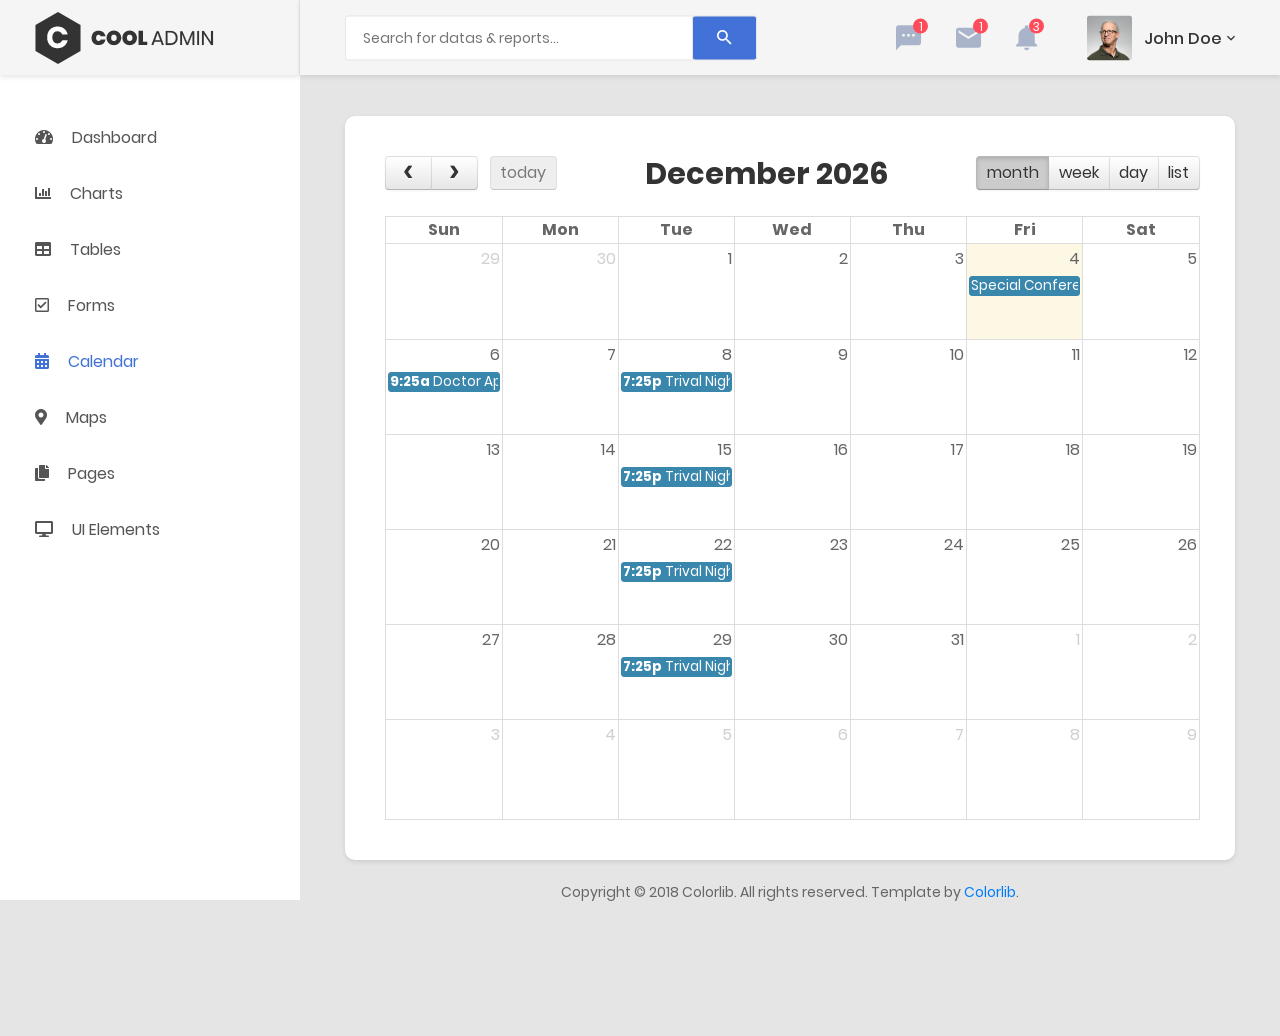
<file: CoolAdmin-master/calendar.html>
<!DOCTYPE html>
<html lang="en">

<head>
    <!-- Required meta tags-->
    <meta charset="UTF-8">
    <meta name="viewport" content="width=device-width, initial-scale=1, shrink-to-fit=no">
    <meta name="description" content="au theme template">
    <meta name="author" content="Hau Nguyen">
    <meta name="keywords" content="au theme template">

    <!-- Title Page-->
    <title>Calendar</title>

    <!-- Fontfaces CSS-->
    <link href="css/font-face.css" rel="stylesheet" media="all">
    <link href="vendor/font-awesome-4.7/css/font-awesome.min.css" rel="stylesheet" media="all">
    <link href="vendor/font-awesome-5/css/fontawesome-all.min.css" rel="stylesheet" media="all">
    <link href="vendor/mdi-font/css/material-design-iconic-font.min.css" rel="stylesheet" media="all">

    <!-- Bootstrap CSS-->
    <link href="vendor/bootstrap-4.1/bootstrap.min.css" rel="stylesheet" media="all">

    <!-- Vendor CSS-->
    <link href="vendor/animsition/animsition.min.css" rel="stylesheet" media="all">
    <link href="vendor/bootstrap-progressbar/bootstrap-progressbar-3.3.4.min.css" rel="stylesheet" media="all">
    <link href="vendor/wow/animate.css" rel="stylesheet" media="all">
    <link href="vendor/css-hamburgers/hamburgers.min.css" rel="stylesheet" media="all">
    <link href="vendor/slick/slick.css" rel="stylesheet" media="all">
    <link href="vendor/select2/select2.min.css" rel="stylesheet" media="all">
    <link href="vendor/perfect-scrollbar/perfect-scrollbar.css" rel="stylesheet" media="all">

    <!-- FullCalendar -->
    <link href='vendor/fullcalendar-3.10.0/fullcalendar.css' rel='stylesheet' media="all" />

    <!-- Main CSS-->
    <link href="css/theme.css" rel="stylesheet" media="all">

    <style type="text/css">
    /* force class color to override the bootstrap base rule
       NOTE: adding 'url: #' to calendar makes this unneeded
     */
    .fc-event, .fc-event:hover {
          color: #fff !important;
          text-decoration: none;
    }
    </style>

</head>

<!-- animsition overrides all click events on clickable things like a,
      since calendar doesn't add href's be default,
      it leads to odd behaviors like loading 'undefined'
      moving the class to menus lead to only the menu having the effect -->
<body class="animsition">
    <div class="page-wrapper">
        <!-- HEADER MOBILE-->
        <header class="header-mobile d-block d-lg-none">
            <div class="header-mobile__bar">
                <div class="container-fluid">
                    <div class="header-mobile-inner">
                        <a class="logo" href="index.html">
                            <img src="images/icon/logo.png" alt="CoolAdmin" />
                        </a>
                        <button class="hamburger hamburger--slider" type="button">
                            <span class="hamburger-box">
                                <span class="hamburger-inner"></span>
                            </span>
                        </button>
                    </div>
                </div>
            </div>
            <nav class="navbar-mobile">
                <div class="container-fluid">
                    <ul class="navbar-mobile__list list-unstyled">
                        <li class="has-sub">
                            <a class="js-arrow" href="#">
                                <i class="fas fa-tachometer-alt"></i>Dashboard</a>
                            <ul class="navbar-mobile-sub__list list-unstyled js-sub-list">
                                <li>
                                    <a href="index.html">Dashboard 1</a>
                                </li>
                                <li>
                                    <a href="index2.html">Dashboard 2</a>
                                </li>
                                <li>
                                    <a href="index3.html">Dashboard 3</a>
                                </li>
                                <li>
                                    <a href="index4.html">Dashboard 4</a>
                                </li>
                            </ul>
                        </li>
                        <li>
                            <a href="chart.html">
                                <i class="fas fa-chart-bar"></i>Charts</a>
                        </li>
                        <li>
                            <a href="table.html">
                                <i class="fas fa-table"></i>Tables</a>
                        </li>
                        <li>
                            <a href="form.html">
                                <i class="far fa-check-square"></i>Forms</a>
                        </li>
                        <li>
                            <a href="calendar.html">
                                <i class="fas fa-calendar-alt"></i>Calendar</a>
                        </li>
                        <li>
                            <a href="map.html">
                                <i class="fas fa-map-marker-alt"></i>Maps</a>
                        </li>
                        <li class="has-sub">
                            <a class="js-arrow" href="#">
                                <i class="fas fa-copy"></i>Pages</a>
                            <ul class="navbar-mobile-sub__list list-unstyled js-sub-list">
                                <li>
                                    <a href="login.html">Login</a>
                                </li>
                                <li>
                                    <a href="register.html">Register</a>
                                </li>
                                <li>
                                    <a href="forget-pass.html">Forget Password</a>
                                </li>
                            </ul>
                        </li>
                        <li class="has-sub">
                            <a class="js-arrow" href="#">
                                <i class="fas fa-desktop"></i>UI Elements</a>
                            <ul class="navbar-mobile-sub__list list-unstyled js-sub-list">
                                <li>
                                    <a href="button.html">Button</a>
                                </li>
                                <li>
                                    <a href="badge.html">Badges</a>
                                </li>
                                <li>
                                    <a href="tab.html">Tabs</a>
                                </li>
                                <li>
                                    <a href="card.html">Cards</a>
                                </li>
                                <li>
                                    <a href="alert.html">Alerts</a>
                                </li>
                                <li>
                                    <a href="progress-bar.html">Progress Bars</a>
                                </li>
                                <li>
                                    <a href="modal.html">Modals</a>
                                </li>
                                <li>
                                    <a href="switch.html">Switchs</a>
                                </li>
                                <li>
                                    <a href="grid.html">Grids</a>
                                </li>
                                <li>
                                    <a href="fontawesome.html">Fontawesome Icon</a>
                                </li>
                                <li>
                                    <a href="typo.html">Typography</a>
                                </li>
                            </ul>
                        </li>
                    </ul>
                </div>
            </nav>
        </header>
        <!-- END HEADER MOBILE-->

        <!-- MENU SIDEBAR-->
        <aside class="menu-sidebar d-none d-lg-block">
            <div class="logo">
                <a href="#">
                    <img src="images/icon/logo.png" alt="Cool Admin" />
                </a>
            </div>
            <div class="menu-sidebar__content js-scrollbar1">
                <nav class="navbar-sidebar">
                    <ul class="list-unstyled navbar__list">
                        <li class="has-sub">
                            <a class="js-arrow" href="#">
                                <i class="fas fa-tachometer-alt"></i>Dashboard</a>
                            <ul class="list-unstyled navbar__sub-list js-sub-list">
                                <li>
                                    <a href="index.html">Dashboard 1</a>
                                </li>
                                <li>
                                    <a href="index2.html">Dashboard 2</a>
                                </li>
                                <li>
                                    <a href="index3.html">Dashboard 3</a>
                                </li>
                                <li>
                                    <a href="index4.html">Dashboard 4</a>
                                </li>
                            </ul>
                        </li>
                        <li>
                            <a href="chart.html">
                                <i class="fas fa-chart-bar"></i>Charts</a>
                        </li>
                        <li>
                            <a href="table.html">
                                <i class="fas fa-table"></i>Tables</a>
                        </li>
                        <li>
                            <a href="form.html">
                                <i class="far fa-check-square"></i>Forms</a>
                        </li>
                        <li class="active">
                            <a href="calendar.html">
                                <i class="fas fa-calendar-alt"></i>Calendar</a>
                        </li>
                        <li>
                            <a href="map.html">
                                <i class="fas fa-map-marker-alt"></i>Maps</a>
                        </li>
                        <li class="has-sub">
                            <a class="js-arrow" href="#">
                                <i class="fas fa-copy"></i>Pages</a>
                            <ul class="list-unstyled navbar__sub-list js-sub-list">
                                <li>
                                    <a href="login.html">Login</a>
                                </li>
                                <li>
                                    <a href="register.html">Register</a>
                                </li>
                                <li>
                                    <a href="forget-pass.html">Forget Password</a>
                                </li>
                            </ul>
                        </li>
                        <li class="has-sub">
                            <a class="js-arrow" href="#">
                                <i class="fas fa-desktop"></i>UI Elements</a>
                            <ul class="list-unstyled navbar__sub-list js-sub-list">
                                <li>
                                    <a href="button.html">Button</a>
                                </li>
                                <li>
                                    <a href="badge.html">Badges</a>
                                </li>
                                <li>
                                    <a href="tab.html">Tabs</a>
                                </li>
                                <li>
                                    <a href="card.html">Cards</a>
                                </li>
                                <li>
                                    <a href="alert.html">Alerts</a>
                                </li>
                                <li>
                                    <a href="progress-bar.html">Progress Bars</a>
                                </li>
                                <li>
                                    <a href="modal.html">Modals</a>
                                </li>
                                <li>
                                    <a href="switch.html">Switchs</a>
                                </li>
                                <li>
                                    <a href="grid.html">Grids</a>
                                </li>
                                <li>
                                    <a href="fontawesome.html">Fontawesome Icon</a>
                                </li>
                                <li>
                                    <a href="typo.html">Typography</a>
                                </li>
                            </ul>
                        </li>
                    </ul>
                </nav>
            </div>
        </aside>
        <!-- END MENU SIDEBAR-->

        <!-- PAGE CONTAINER-->
        <div class="page-container">
            <!-- HEADER DESKTOP-->
            <header class="header-desktop">
                <div class="section__content section__content--p30">
                    <div class="container-fluid">
                        <div class="header-wrap">
                            <form class="form-header" action="" method="POST">
                                <input class="au-input au-input--xl" type="text" name="search" placeholder="Search for datas &amp; reports..." />
                                <button class="au-btn--submit" type="submit">
                                    <i class="zmdi zmdi-search"></i>
                                </button>
                            </form>
                            <div class="header-button">
                                <div class="noti-wrap">
                                    <div class="noti__item js-item-menu">
                                        <i class="zmdi zmdi-comment-more"></i>
                                        <span class="quantity">1</span>
                                        <div class="mess-dropdown js-dropdown">
                                            <div class="mess__title">
                                                <p>You have 2 news message</p>
                                            </div>
                                            <div class="mess__item">
                                                <div class="image img-cir img-40">
                                                    <img src="images/icon/avatar-06.jpg" alt="Michelle Moreno" />
                                                </div>
                                                <div class="content">
                                                    <h6>Michelle Moreno</h6>
                                                    <p>Have sent a photo</p>
                                                    <span class="time">3 min ago</span>
                                                </div>
                                            </div>
                                            <div class="mess__item">
                                                <div class="image img-cir img-40">
                                                    <img src="images/icon/avatar-04.jpg" alt="Diane Myers" />
                                                </div>
                                                <div class="content">
                                                    <h6>Diane Myers</h6>
                                                    <p>You are now connected on message</p>
                                                    <span class="time">Yesterday</span>
                                                </div>
                                            </div>
                                            <div class="mess__footer">
                                                <a href="#">View all messages</a>
                                            </div>
                                        </div>
                                    </div>
                                    <div class="noti__item js-item-menu">
                                        <i class="zmdi zmdi-email"></i>
                                        <span class="quantity">1</span>
                                        <div class="email-dropdown js-dropdown">
                                            <div class="email__title">
                                                <p>You have 3 New Emails</p>
                                            </div>
                                            <div class="email__item">
                                                <div class="image img-cir img-40">
                                                    <img src="images/icon/avatar-06.jpg" alt="Cynthia Harvey" />
                                                </div>
                                                <div class="content">
                                                    <p>Meeting about new dashboard...</p>
                                                    <span>Cynthia Harvey, 3 min ago</span>
                                                </div>
                                            </div>
                                            <div class="email__item">
                                                <div class="image img-cir img-40">
                                                    <img src="images/icon/avatar-05.jpg" alt="Cynthia Harvey" />
                                                </div>
                                                <div class="content">
                                                    <p>Meeting about new dashboard...</p>
                                                    <span>Cynthia Harvey, Yesterday</span>
                                                </div>
                                            </div>
                                            <div class="email__item">
                                                <div class="image img-cir img-40">
                                                    <img src="images/icon/avatar-04.jpg" alt="Cynthia Harvey" />
                                                </div>
                                                <div class="content">
                                                    <p>Meeting about new dashboard...</p>
                                                    <span>Cynthia Harvey, April 12,,2018</span>
                                                </div>
                                            </div>
                                            <div class="email__footer">
                                                <a href="#">See all emails</a>
                                            </div>
                                        </div>
                                    </div>
                                    <div class="noti__item js-item-menu">
                                        <i class="zmdi zmdi-notifications"></i>
                                        <span class="quantity">3</span>
                                        <div class="notifi-dropdown js-dropdown">
                                            <div class="notifi__title">
                                                <p>You have 3 Notifications</p>
                                            </div>
                                            <div class="notifi__item">
                                                <div class="bg-c1 img-cir img-40">
                                                    <i class="zmdi zmdi-email-open"></i>
                                                </div>
                                                <div class="content">
                                                    <p>You got a email notification</p>
                                                    <span class="date">April 12, 2018 06:50</span>
                                                </div>
                                            </div>
                                            <div class="notifi__item">
                                                <div class="bg-c2 img-cir img-40">
                                                    <i class="zmdi zmdi-account-box"></i>
                                                </div>
                                                <div class="content">
                                                    <p>Your account has been blocked</p>
                                                    <span class="date">April 12, 2018 06:50</span>
                                                </div>
                                            </div>
                                            <div class="notifi__item">
                                                <div class="bg-c3 img-cir img-40">
                                                    <i class="zmdi zmdi-file-text"></i>
                                                </div>
                                                <div class="content">
                                                    <p>You got a new file</p>
                                                    <span class="date">April 12, 2018 06:50</span>
                                                </div>
                                            </div>
                                            <div class="notifi__footer">
                                                <a href="#">All notifications</a>
                                            </div>
                                        </div>
                                    </div>
                                </div>
                                <div class="account-wrap">
                                    <div class="account-item clearfix js-item-menu">
                                        <div class="image">
                                            <img src="images/icon/avatar-01.jpg" alt="John Doe" />
                                        </div>
                                        <div class="content">
                                            <a class="js-acc-btn" href="#">john doe</a>
                                        </div>
                                        <div class="account-dropdown js-dropdown">
                                            <div class="info clearfix">
                                                <div class="image">
                                                    <a href="#">
                                                        <img src="images/icon/avatar-01.jpg" alt="John Doe" />
                                                    </a>
                                                </div>
                                                <div class="content">
                                                    <h5 class="name">
                                                        <a href="#">john doe</a>
                                                    </h5>
                                                    <span class="email">johndoe@example.com</span>
                                                </div>
                                            </div>
                                            <div class="account-dropdown__body">
                                                <div class="account-dropdown__item">
                                                    <a href="#">
                                                        <i class="zmdi zmdi-account"></i>Account</a>
                                                </div>
                                                <div class="account-dropdown__item">
                                                    <a href="#">
                                                        <i class="zmdi zmdi-settings"></i>Setting</a>
                                                </div>
                                                <div class="account-dropdown__item">
                                                    <a href="#">
                                                        <i class="zmdi zmdi-money-box"></i>Billing</a>
                                                </div>
                                            </div>
                                            <div class="account-dropdown__footer">
                                                <a href="#">
                                                    <i class="zmdi zmdi-power"></i>Logout</a>
                                            </div>
                                        </div>
                                    </div>
                                </div>
                            </div>
                        </div>
                    </div>
                </div>
            </header>
            <!-- END HEADER DESKTOP-->

            <!-- MAIN CONTENT-->
            <div class="main-content">
                <div class="section__content section__content--p30">
                    <div class="container-fluid">
                        <div class="row">
                            <div class="col">
                              <div class="au-card">
                                <div id="calendar"></div>
                              </div>
                            </div><!-- .col -->
                        </div>
                        <div class="row">
                            <div class="col-md-12">
                                <div class="copyright">
                                    <p>Copyright © 2018 Colorlib. All rights reserved. Template by <a href="https://colorlib.com">Colorlib</a>.</p>
                                </div>
                            </div>
                        </div>
                    </div>
                </div>
            </div>
        </div>

    </div>

    <!-- Jquery JS-->
    <script src="vendor/jquery-3.2.1.min.js"></script>
    <!-- Bootstrap JS-->
    <script src="vendor/bootstrap-4.1/popper.min.js"></script>
    <script src="vendor/bootstrap-4.1/bootstrap.min.js"></script>
    <!-- Vendor JS       -->
    <script src="vendor/slick/slick.min.js">
    </script>
    <script src="vendor/wow/wow.min.js"></script>
    <script src="vendor/animsition/animsition.min.js"></script>
    <script src="vendor/bootstrap-progressbar/bootstrap-progressbar.min.js">
    </script>
    <script src="vendor/counter-up/jquery.waypoints.min.js"></script>
    <script src="vendor/counter-up/jquery.counterup.min.js">
    </script>
    <script src="vendor/circle-progress/circle-progress.min.js"></script>
    <script src="vendor/perfect-scrollbar/perfect-scrollbar.js"></script>
    <script src="vendor/chartjs/Chart.bundle.min.js"></script>
    <script src="vendor/select2/select2.min.js"></script>

    <!-- full calendar requires moment along jquery which is included above -->
    <script src="vendor/fullcalendar-3.10.0/lib/moment.min.js"></script>
    <script src="vendor/fullcalendar-3.10.0/fullcalendar.js"></script>

    <!-- Main JS-->
    <script src="js/main.js"></script>

    <script type="text/javascript">
$(function() {
  // for now, there is something adding a click handler to 'a'
  var tues = moment().day(2).hour(19);

  // build trival night events for example data
  var events = [
    {
      title: "Special Conference",
      start: moment().format('YYYY-MM-DD'),
      url: '#'
    },
    {
      title: "Doctor Appt",
      start: moment().hour(9).add(2, 'days').toISOString(),
      url: '#'
    }

  ];

  var trivia_nights = []

  for(var i = 1; i <= 4; i++) {
    var n = tues.clone().add(i, 'weeks');
    console.log("isoString: " + n.toISOString());
    trivia_nights.push({
      title: 'Trival Night @ Pub XYZ',
      start: n.toISOString(),
      allDay: false,
      url: '#'
    });
  }

  // setup a few events
  $('#calendar').fullCalendar({
    header: {
      left: 'prev,next today',
      center: 'title',
      right: 'month,agendaWeek,agendaDay,listWeek'
    },
    events: events.concat(trivia_nights)
  });
});
    </script>


</body>

</html>
<!-- end document-->
</file>
<file: CoolAdmin-master/css/font-face.css>
/* poppins-100 - latin */
@font-face {
  font-family: 'Poppins';
  font-style: normal;
  font-weight: 100;
  src: url('../fonts/poppins/poppins-v5-latin-100.eot'); /* IE9 Compat Modes */
  src: local('Poppins Thin'), local('Poppins-Thin'),
       url('../fonts/poppins/poppins-v5-latin-100.eot?#iefix') format('embedded-opentype'), /* IE6-IE8 */
       url('../fonts/poppins/poppins-v5-latin-100.woff2') format('woff2'), /* Super Modern Browsers */
       url('../fonts/poppins/poppins-v5-latin-100.woff') format('woff'), /* Modern Browsers */
       url('../fonts/poppins/poppins-v5-latin-100.ttf') format('truetype'), /* Safari, Android, iOS */
       url('../fonts/poppins/poppins-v5-latin-100.svg#Poppins') format('svg'); /* Legacy iOS */
}
/* poppins-200 - latin */
@font-face {
  font-family: 'Poppins';
  font-style: normal;
  font-weight: 200;
  src: url('../fonts/poppins/poppins-v5-latin-200.eot'); /* IE9 Compat Modes */
  src: local('Poppins ExtraLight'), local('Poppins-ExtraLight'),
       url('../fonts/poppins/poppins-v5-latin-200.eot?#iefix') format('embedded-opentype'), /* IE6-IE8 */
       url('../fonts/poppins/poppins-v5-latin-200.woff2') format('woff2'), /* Super Modern Browsers */
       url('../fonts/poppins/poppins-v5-latin-200.woff') format('woff'), /* Modern Browsers */
       url('../fonts/poppins/poppins-v5-latin-200.ttf') format('truetype'), /* Safari, Android, iOS */
       url('../fonts/poppins/poppins-v5-latin-200.svg#Poppins') format('svg'); /* Legacy iOS */
}
/* poppins-200italic - latin */
@font-face {
  font-family: 'Poppins';
  font-style: italic;
  font-weight: 200;
  src: url('../fonts/poppins/poppins-v5-latin-200italic.eot'); /* IE9 Compat Modes */
  src: local('Poppins ExtraLight Italic'), local('Poppins-ExtraLightItalic'),
       url('../fonts/poppins/poppins-v5-latin-200italic.eot?#iefix') format('embedded-opentype'), /* IE6-IE8 */
       url('../fonts/poppins/poppins-v5-latin-200italic.woff2') format('woff2'), /* Super Modern Browsers */
       url('../fonts/poppins/poppins-v5-latin-200italic.woff') format('woff'), /* Modern Browsers */
       url('../fonts/poppins/poppins-v5-latin-200italic.ttf') format('truetype'), /* Safari, Android, iOS */
       url('../fonts/poppins/poppins-v5-latin-200italic.svg#Poppins') format('svg'); /* Legacy iOS */
}
/* poppins-100italic - latin */
@font-face {
  font-family: 'Poppins';
  font-style: italic;
  font-weight: 100;
  src: url('../fonts/poppins/poppins-v5-latin-100italic.eot'); /* IE9 Compat Modes */
  src: local('Poppins Thin Italic'), local('Poppins-ThinItalic'),
       url('../fonts/poppins/poppins-v5-latin-100italic.eot?#iefix') format('embedded-opentype'), /* IE6-IE8 */
       url('../fonts/poppins/poppins-v5-latin-100italic.woff2') format('woff2'), /* Super Modern Browsers */
       url('../fonts/poppins/poppins-v5-latin-100italic.woff') format('woff'), /* Modern Browsers */
       url('../fonts/poppins/poppins-v5-latin-100italic.ttf') format('truetype'), /* Safari, Android, iOS */
       url('../fonts/poppins/poppins-v5-latin-100italic.svg#Poppins') format('svg'); /* Legacy iOS */
}
/* poppins-300 - latin */
@font-face {
  font-family: 'Poppins';
  font-style: normal;
  font-weight: 300;
  src: url('../fonts/poppins/poppins-v5-latin-300.eot'); /* IE9 Compat Modes */
  src: local('Poppins Light'), local('Poppins-Light'),
       url('../fonts/poppins/poppins-v5-latin-300.eot?#iefix') format('embedded-opentype'), /* IE6-IE8 */
       url('../fonts/poppins/poppins-v5-latin-300.woff2') format('woff2'), /* Super Modern Browsers */
       url('../fonts/poppins/poppins-v5-latin-300.woff') format('woff'), /* Modern Browsers */
       url('../fonts/poppins/poppins-v5-latin-300.ttf') format('truetype'), /* Safari, Android, iOS */
       url('../fonts/poppins/poppins-v5-latin-300.svg#Poppins') format('svg'); /* Legacy iOS */
}
/* poppins-300italic - latin */
@font-face {
  font-family: 'Poppins';
  font-style: italic;
  font-weight: 300;
  src: url('../fonts/poppins/poppins-v5-latin-300italic.eot'); /* IE9 Compat Modes */
  src: local('Poppins Light Italic'), local('Poppins-LightItalic'),
       url('../fonts/poppins/poppins-v5-latin-300italic.eot?#iefix') format('embedded-opentype'), /* IE6-IE8 */
       url('../fonts/poppins/poppins-v5-latin-300italic.woff2') format('woff2'), /* Super Modern Browsers */
       url('../fonts/poppins/poppins-v5-latin-300italic.woff') format('woff'), /* Modern Browsers */
       url('../fonts/poppins/poppins-v5-latin-300italic.ttf') format('truetype'), /* Safari, Android, iOS */
       url('../fonts/poppins/poppins-v5-latin-300italic.svg#Poppins') format('svg'); /* Legacy iOS */
}
/* poppins-regular - latin */
@font-face {
  font-family: 'Poppins';
  font-style: normal;
  font-weight: 400;
  src: url('../fonts/poppins/poppins-v5-latin-regular.eot'); /* IE9 Compat Modes */
  src: local('Poppins Regular'), local('Poppins-Regular'),
       url('../fonts/poppins/poppins-v5-latin-regular.eot?#iefix') format('embedded-opentype'), /* IE6-IE8 */
       url('../fonts/poppins/poppins-v5-latin-regular.woff2') format('woff2'), /* Super Modern Browsers */
       url('../fonts/poppins/poppins-v5-latin-regular.woff') format('woff'), /* Modern Browsers */
       url('../fonts/poppins/poppins-v5-latin-regular.ttf') format('truetype'), /* Safari, Android, iOS */
       url('../fonts/poppins/poppins-v5-latin-regular.svg#Poppins') format('svg'); /* Legacy iOS */
}
/* poppins-italic - latin */
@font-face {
  font-family: 'Poppins';
  font-style: italic;
  font-weight: 400;
  src: url('../fonts/poppins/poppins-v5-latin-italic.eot'); /* IE9 Compat Modes */
  src: local('Poppins Italic'), local('Poppins-Italic'),
       url('../fonts/poppins/poppins-v5-latin-italic.eot?#iefix') format('embedded-opentype'), /* IE6-IE8 */
       url('../fonts/poppins/poppins-v5-latin-italic.woff2') format('woff2'), /* Super Modern Browsers */
       url('../fonts/poppins/poppins-v5-latin-italic.woff') format('woff'), /* Modern Browsers */
       url('../fonts/poppins/poppins-v5-latin-italic.ttf') format('truetype'), /* Safari, Android, iOS */
       url('../fonts/poppins/poppins-v5-latin-italic.svg#Poppins') format('svg'); /* Legacy iOS */
}
/* poppins-500 - latin */
@font-face {
  font-family: 'Poppins';
  font-style: normal;
  font-weight: 500;
  src: url('../fonts/poppins/poppins-v5-latin-500.eot'); /* IE9 Compat Modes */
  src: local('Poppins Medium'), local('Poppins-Medium'),
       url('../fonts/poppins/poppins-v5-latin-500.eot?#iefix') format('embedded-opentype'), /* IE6-IE8 */
       url('../fonts/poppins/poppins-v5-latin-500.woff2') format('woff2'), /* Super Modern Browsers */
       url('../fonts/poppins/poppins-v5-latin-500.woff') format('woff'), /* Modern Browsers */
       url('../fonts/poppins/poppins-v5-latin-500.ttf') format('truetype'), /* Safari, Android, iOS */
       url('../fonts/poppins/poppins-v5-latin-500.svg#Poppins') format('svg'); /* Legacy iOS */
}
/* poppins-500italic - latin */
@font-face {
  font-family: 'Poppins';
  font-style: italic;
  font-weight: 500;
  src: url('../fonts/poppins/poppins-v5-latin-500italic.eot'); /* IE9 Compat Modes */
  src: local('Poppins Medium Italic'), local('Poppins-MediumItalic'),
       url('../fonts/poppins/poppins-v5-latin-500italic.eot?#iefix') format('embedded-opentype'), /* IE6-IE8 */
       url('../fonts/poppins/poppins-v5-latin-500italic.woff2') format('woff2'), /* Super Modern Browsers */
       url('../fonts/poppins/poppins-v5-latin-500italic.woff') format('woff'), /* Modern Browsers */
       url('../fonts/poppins/poppins-v5-latin-500italic.ttf') format('truetype'), /* Safari, Android, iOS */
       url('../fonts/poppins/poppins-v5-latin-500italic.svg#Poppins') format('svg'); /* Legacy iOS */
}
/* poppins-600 - latin */
@font-face {
  font-family: 'Poppins';
  font-style: normal;
  font-weight: 600;
  src: url('../fonts/poppins/poppins-v5-latin-600.eot'); /* IE9 Compat Modes */
  src: local('Poppins SemiBold'), local('Poppins-SemiBold'),
       url('../fonts/poppins/poppins-v5-latin-600.eot?#iefix') format('embedded-opentype'), /* IE6-IE8 */
       url('../fonts/poppins/poppins-v5-latin-600.woff2') format('woff2'), /* Super Modern Browsers */
       url('../fonts/poppins/poppins-v5-latin-600.woff') format('woff'), /* Modern Browsers */
       url('../fonts/poppins/poppins-v5-latin-600.ttf') format('truetype'), /* Safari, Android, iOS */
       url('../fonts/poppins/poppins-v5-latin-600.svg#Poppins') format('svg'); /* Legacy iOS */
}
/* poppins-600italic - latin */
@font-face {
  font-family: 'Poppins';
  font-style: italic;
  font-weight: 600;
  src: url('../fonts/poppins/poppins-v5-latin-600italic.eot'); /* IE9 Compat Modes */
  src: local('Poppins SemiBold Italic'), local('Poppins-SemiBoldItalic'),
       url('../fonts/poppins/poppins-v5-latin-600italic.eot?#iefix') format('embedded-opentype'), /* IE6-IE8 */
       url('../fonts/poppins/poppins-v5-latin-600italic.woff2') format('woff2'), /* Super Modern Browsers */
       url('../fonts/poppins/poppins-v5-latin-600italic.woff') format('woff'), /* Modern Browsers */
       url('../fonts/poppins/poppins-v5-latin-600italic.ttf') format('truetype'), /* Safari, Android, iOS */
       url('../fonts/poppins/poppins-v5-latin-600italic.svg#Poppins') format('svg'); /* Legacy iOS */
}
/* poppins-700 - latin */
@font-face {
  font-family: 'Poppins';
  font-style: normal;
  font-weight: 700;
  src: url('../fonts/poppins/poppins-v5-latin-700.eot'); /* IE9 Compat Modes */
  src: local('Poppins Bold'), local('Poppins-Bold'),
       url('../fonts/poppins/poppins-v5-latin-700.eot?#iefix') format('embedded-opentype'), /* IE6-IE8 */
       url('../fonts/poppins/poppins-v5-latin-700.woff2') format('woff2'), /* Super Modern Browsers */
       url('../fonts/poppins/poppins-v5-latin-700.woff') format('woff'), /* Modern Browsers */
       url('../fonts/poppins/poppins-v5-latin-700.ttf') format('truetype'), /* Safari, Android, iOS */
       url('../fonts/poppins/poppins-v5-latin-700.svg#Poppins') format('svg'); /* Legacy iOS */
}
/* poppins-700italic - latin */
@font-face {
  font-family: 'Poppins';
  font-style: italic;
  font-weight: 700;
  src: url('../fonts/poppins/poppins-v5-latin-700italic.eot'); /* IE9 Compat Modes */
  src: local('Poppins Bold Italic'), local('Poppins-BoldItalic'),
       url('../fonts/poppins/poppins-v5-latin-700italic.eot?#iefix') format('embedded-opentype'), /* IE6-IE8 */
       url('../fonts/poppins/poppins-v5-latin-700italic.woff2') format('woff2'), /* Super Modern Browsers */
       url('../fonts/poppins/poppins-v5-latin-700italic.woff') format('woff'), /* Modern Browsers */
       url('../fonts/poppins/poppins-v5-latin-700italic.ttf') format('truetype'), /* Safari, Android, iOS */
       url('../fonts/poppins/poppins-v5-latin-700italic.svg#Poppins') format('svg'); /* Legacy iOS */
}
/* poppins-800 - latin */
@font-face {
  font-family: 'Poppins';
  font-style: normal;
  font-weight: 800;
  src: url('../fonts/poppins/poppins-v5-latin-800.eot'); /* IE9 Compat Modes */
  src: local('Poppins ExtraBold'), local('Poppins-ExtraBold'),
       url('../fonts/poppins/poppins-v5-latin-800.eot?#iefix') format('embedded-opentype'), /* IE6-IE8 */
       url('../fonts/poppins/poppins-v5-latin-800.woff2') format('woff2'), /* Super Modern Browsers */
       url('../fonts/poppins/poppins-v5-latin-800.woff') format('woff'), /* Modern Browsers */
       url('../fonts/poppins/poppins-v5-latin-800.ttf') format('truetype'), /* Safari, Android, iOS */
       url('../fonts/poppins/poppins-v5-latin-800.svg#Poppins') format('svg'); /* Legacy iOS */
}
/* poppins-800italic - latin */
@font-face {
  font-family: 'Poppins';
  font-style: italic;
  font-weight: 800;
  src: url('../fonts/poppins/poppins-v5-latin-800italic.eot'); /* IE9 Compat Modes */
  src: local('Poppins ExtraBold Italic'), local('Poppins-ExtraBoldItalic'),
       url('../fonts/poppins/poppins-v5-latin-800italic.eot?#iefix') format('embedded-opentype'), /* IE6-IE8 */
       url('../fonts/poppins/poppins-v5-latin-800italic.woff2') format('woff2'), /* Super Modern Browsers */
       url('../fonts/poppins/poppins-v5-latin-800italic.woff') format('woff'), /* Modern Browsers */
       url('../fonts/poppins/poppins-v5-latin-800italic.ttf') format('truetype'), /* Safari, Android, iOS */
       url('../fonts/poppins/poppins-v5-latin-800italic.svg#Poppins') format('svg'); /* Legacy iOS */
}
/* poppins-900 - latin */
@font-face {
  font-family: 'Poppins';
  font-style: normal;
  font-weight: 900;
  src: url('../fonts/poppins/poppins-v5-latin-900.eot'); /* IE9 Compat Modes */
  src: local('Poppins Black'), local('Poppins-Black'),
       url('../fonts/poppins/poppins-v5-latin-900.eot?#iefix') format('embedded-opentype'), /* IE6-IE8 */
       url('../fonts/poppins/poppins-v5-latin-900.woff2') format('woff2'), /* Super Modern Browsers */
       url('../fonts/poppins/poppins-v5-latin-900.woff') format('woff'), /* Modern Browsers */
       url('../fonts/poppins/poppins-v5-latin-900.ttf') format('truetype'), /* Safari, Android, iOS */
       url('../fonts/poppins/poppins-v5-latin-900.svg#Poppins') format('svg'); /* Legacy iOS */
}
/* poppins-900italic - latin */
@font-face {
  font-family: 'Poppins';
  font-style: italic;
  font-weight: 900;
  src: url('../fonts/poppins/poppins-v5-latin-900italic.eot'); /* IE9 Compat Modes */
  src: local('Poppins Black Italic'), local('Poppins-BlackItalic'),
       url('../fonts/poppins/poppins-v5-latin-900italic.eot?#iefix') format('embedded-opentype'), /* IE6-IE8 */
       url('../fonts/poppins/poppins-v5-latin-900italic.woff2') format('woff2'), /* Super Modern Browsers */
       url('../fonts/poppins/poppins-v5-latin-900italic.woff') format('woff'), /* Modern Browsers */
       url('../fonts/poppins/poppins-v5-latin-900italic.ttf') format('truetype'), /* Safari, Android, iOS */
       url('../fonts/poppins/poppins-v5-latin-900italic.svg#Poppins') format('svg'); /* Legacy iOS */
}
</file>
<file: CoolAdmin-master/vendor/perfect-scrollbar/perfect-scrollbar.css>
/*
 * Container style
 */
.ps {
  overflow: hidden !important;
  overflow-anchor: none;
  -ms-overflow-style: none;
  touch-action: auto;
  -ms-touch-action: auto;
}

/*
 * Scrollbar rail styles
 */
.ps__rail-x {
  display: none;
  opacity: 0;
  transition: background-color .2s linear, opacity .2s linear;
  -webkit-transition: background-color .2s linear, opacity .2s linear;
  height: 15px;
  /* there must be 'bottom' or 'top' for ps__rail-x */
  bottom: 0px;
  /* please don't change 'position' */
  position: absolute;
}

.ps__rail-y {
  display: none;
  opacity: 0;
  transition: background-color .2s linear, opacity .2s linear;
  -webkit-transition: background-color .2s linear, opacity .2s linear;
  width: 15px;
  /* there must be 'right' or 'left' for ps__rail-y */
  right: 0;
  /* please don't change 'position' */
  position: absolute;
}

.ps--active-x > .ps__rail-x,
.ps--active-y > .ps__rail-y {
  display: block;
  background-color: transparent;
}

.ps:hover > .ps__rail-x,
.ps:hover > .ps__rail-y,
.ps--focus > .ps__rail-x,
.ps--focus > .ps__rail-y,
.ps--scrolling-x > .ps__rail-x,
.ps--scrolling-y > .ps__rail-y {
  opacity: 0.6;
}

.ps .ps__rail-x:hover,
.ps .ps__rail-y:hover,
.ps .ps__rail-x:focus,
.ps .ps__rail-y:focus,
.ps .ps__rail-x.ps--clicking,
.ps .ps__rail-y.ps--clicking {
  background-color: #eee;
  opacity: 0.9;
}

/*
 * Scrollbar thumb styles
 */
.ps__thumb-x {
  background-color: #aaa;
  border-radius: 6px;
  transition: background-color .2s linear, height .2s ease-in-out;
  -webkit-transition: background-color .2s linear, height .2s ease-in-out;
  height: 6px;
  /* there must be 'bottom' for ps__thumb-x */
  bottom: 2px;
  /* please don't change 'position' */
  position: absolute;
}

.ps__thumb-y {
  background-color: #aaa;
  border-radius: 6px;
  transition: background-color .2s linear, width .2s ease-in-out;
  -webkit-transition: background-color .2s linear, width .2s ease-in-out;
  width: 6px;
  /* there must be 'right' for ps__thumb-y */
  right: 2px;
  /* please don't change 'position' */
  position: absolute;
}

.ps__rail-x:hover > .ps__thumb-x,
.ps__rail-x:focus > .ps__thumb-x,
.ps__rail-x.ps--clicking .ps__thumb-x {
  background-color: #999;
  height: 11px;
}

.ps__rail-y:hover > .ps__thumb-y,
.ps__rail-y:focus > .ps__thumb-y,
.ps__rail-y.ps--clicking .ps__thumb-y {
  background-color: #999;
  width: 11px;
}

/* MS supports */
@supports (-ms-overflow-style: none) {
  .ps {
    overflow: auto !important;
  }
}

@media screen and (-ms-high-contrast: active), (-ms-high-contrast: none) {
  .ps {
    overflow: auto !important;
  }
}
</file>
<file: CoolAdmin-master/css/theme.css>
/*------------------------------------------------------------------
[Master Stylesheet]

Project:  CoolAdmin
Version:	1.0
Last change:	08/10/2018 [Add Define a table of contents Link]
Assigned to:	Hau Nguyen
Primary use:	Open Source
-------------------------------------------------------------------*/
/*------------------------------------------------------------------
[LAYOUT]

* body
    + Header / header
	+ Page Content / .page-content .name-page
        + Section Layouts / section .name-section
        ...
	+ Footer / footer

-------------------------------------------------------------------*/
/*------------------------------------------------------------------
# [Color codes]

# Text Color (text): #666666
# Text Color Deep (Text, title): #333333

------------------------------------------------------------------*/
/*------------------------------------------------------------------
[Typography]

Notes:	decreasing heading by 0.4em with every subsequent heading level
-------------------------------------------------------------------*/
/*-----------------------------------------------------*/
/*                   SETTINGS                          */
/*-----------------------------------------------------*/
/*-----------------------------------------------------*/
/*                   TOOLS                             */
/*-----------------------------------------------------*/
/*-----------------------------------------------------*/
/*                   GENERIC                           */
/*-----------------------------------------------------*/
/* ----- Normalize ----- */
* {
    margin: 0;
    padding: 0;
    -webkit-box-sizing: border-box;
    -moz-box-sizing: border-box;
    box-sizing: border-box;
}

ul {
    margin: 0;
}

button,
input[type='button'] {
    cursor: pointer;
}

button:focus,
input:focus,
textarea:focus {
    outline: none;
}

input, textarea {
    border: none;
}

button {
    border: none;
    background: none;
}

img {
    max-width: 100%;
    height: auto;
}

p {
    margin: 0;
}

.table-responsive {
    padding-right: 1px;
}

.card {
    -webkit-border-radius: 3px;
    -moz-border-radius: 3px;
    border-radius: 3px;
}

.btn {
    -webkit-border-radius: 3px;
    -moz-border-radius: 3px;
    border-radius: 3px;
}

/* ----- Typography ----- */
body {
    font-family: "Poppins", sans-serif;
    font-weight: 400;
    font-size: 16px;
    line-height: 1.625;
    color: #666;
    -webkit-font-smoothing: antialiased;
    -moz-osx-font-smoothing: grayscale;
}

h1,
h2,
h3,
h4,
h5,
h6 {
    color: #333333;
    font-weight: 700;
    margin: 0;
    line-height: 1.2;
}

h1 {
    font-size: 36px;
}

h2 {
    font-size: 30px;
}

h3 {
    font-size: 24px;
}

h4 {
    font-size: 18px;
}

h5 {
    font-size: 15px;
}

h6 {
    font-size: 13px;
}

blockquote {
    margin: 0;
}

strong {
    font-weight: 700;
}

/*-----------------------------------------------------*/
/*                   ELEMENTS                          */
/*-----------------------------------------------------*/
/* ----- Title ----- */
.title--sbold {
    font-weight: 600;
}

.title-1 {
    text-transform: capitalize;
    font-weight: 400;
    font-size: 30px;
}

.title-2 {
    text-transform: capitalize;
    font-weight: 400;
    font-size: 24px;
    line-height: 1;
}

.title-3 {
    text-transform: capitalize;
    font-weight: 400;
    font-size: 24px;
    color: #333;
}

.title-3 i {
    margin-right: 13px;
    vertical-align: baseline;
}

.title-4 {
    font-weight: 500;
    font-size: 30px;
    color: #393939;
}

.title-5 {
    text-transform: capitalize;
    font-size: 22px;
    font-weight: 500;
    color: #393939;
}

.title-6 {
    font-size: 24px;
    font-weight: 500;
    color: #fff;
}

.heading-title {
    font-size: 24px;
    font-weight: 500;
    color: #333;
    text-transform: capitalize;
    margin-bottom: 10px;
}

/* ----- Links ----- */
a {
    display: inline-block;
}

a:hover,
a:focus,
a:active {
    text-decoration: none;
    outline: none;
}

a:hover,
a {
    -webkit-transition: all 0.3s ease;
    -o-transition: all 0.3s ease;
    -moz-transition: all 0.3s ease;
    transition: all 0.3s ease;
}

/*-----------------------------------------------------*/
/*                   OBJECTS                           */
/*-----------------------------------------------------*/
/* ----- Section----- */
section {
    position: relative;
}

.section__content {
    position: relative;
    margin: 0 auto;
    z-index: 1;
}

.section__content--w1830 {
    max-width: 1830px;
}

.section__content--p30 {
    padding: 0 30px;
}

@media (max-width: 991px) {
    .section__content--p30 {
        padding: 0;
    }
}

.section__content--p35 {
    padding: 0 35px;
}

/* ----- Page Wrapper----- */
/*Override Grid Bootstrap*/
@media (min-width: 1200px) {
    .container {
        max-width: 1320px;
    }
}

/*Page Objects*/
.page-wrapper {
    overflow: hidden;
    background: #e5e5e5;
    padding-bottom: 8vh;
}

@media (max-width: 991px) {
    .page-wrapper {
    overflow: auto;
    background: #e5e5e5;
    padding-bottom: 12vh;
}
}
.page-container {
    background: #e5e5e5;
    padding-left: 300px;
}

@media (max-width: 991px) {
    .page-container {
        position: relative;
        top: 88px;
        padding-left: 0;
    }
}

.page-container2 {
    background: #f2f2f2;
    padding-left: 300px;
}

@media (max-width: 991px) {
    .page-container2 {
        position: relative;
        padding-left: 0;
    }
}

.page-container3 {
    background: #f7f7f7;
}

.main-content {
    padding-top: 116px;
    min-height: 100vh;
}

@media (max-width: 991px) {
    .main-content {
        padding-top: 50px;
	padding-bottom: 100px;
    }
}

.page-content--bgf7 {
    background: #f7f7f7;
}

.page-content--bge5 {
    background: #e5e5e5;
    height: 100vh;
}

.login-wrap {
    max-width: 540px;
    padding-top: 8vh;
    margin: 0 auto;
}

.login-logo {
    text-align: center;
    margin-bottom: 30px;
}

.login-checkbox {
    display: -webkit-box;
    display: -webkit-flex;
    display: -moz-box;
    display: -ms-flexbox;
    display: flex;
    -webkit-box-pack: justify;
    -webkit-justify-content: space-between;
    -moz-box-pack: justify;
    -ms-flex-pack: justify;
    justify-content: space-between;
}

.login-checkbox label input[type="checkbox"] {
    margin-right: 8px;
}

.login-checkbox > label > a {
    color: #ff2e44;
}

@media (max-width: 991px) {
    .login-checkbox {
        -webkit-box-orient: vertical;
        -webkit-box-direction: normal;
        -webkit-flex-direction: column;
        -moz-box-orient: vertical;
        -moz-box-direction: normal;
        -ms-flex-direction: column;
        flex-direction: column;
    }
}

.login-form .form-group label {
    display: block;
}

.login-content {
    background: #fff;
    padding: 30px 30px 20px;
    -webkit-border-radius: 2px;
    -moz-border-radius: 2px;
    border-radius: 2px;
}

.social-login-content {
    border-top: 1px solid #e7e7e7;
    border-bottom: 1px solid #e7e7e7;
    padding: 20px 0px;
}

.register-link {
    padding-top: 15px;
    text-align: center;
    font-size: 14px;
}

.register-link > p > a {
    color: #ff2e44;
}

.fontawesome-list-wrap {
    background: #fff;
    border: 1px solid #C9CDD7;
    padding: 20px;
    -webkit-border-radius: 2px;
    -moz-border-radius: 2px;
    border-radius: 2px;
}

.fontawesome-list__title {
    padding-bottom: 20px;
    border-bottom: 1px solid #C9CDD7;
    margin-bottom: 20px;
    margin-top: 30px;
}

.fa-hover a {
    color: #666;
    font-size: 15px;
}

.fa-hover a i {
    margin-right: 10px;
}

.fa-hover a:hover {
    color: #333;
}

.main-content--pb30 {
    padding-bottom: 30px;
}

/*-----------------------------------------------------*/
/*                   COMPONENTS                        */
/*-----------------------------------------------------*/
/* ----- Buttons----- */
.au-btn {
    line-height: 45px;
    padding: 0 35px;
    text-transform: uppercase;
    color: #fff;
    -webkit-border-radius: 3px;
    -moz-border-radius: 3px;
    border-radius: 3px;
    -webkit-transition: all 0.3s ease;
    -o-transition: all 0.3s ease;
    -moz-transition: all 0.3s ease;
    transition: all 0.3s ease;
    cursor: pointer;
}

.au-btn:hover {
    color: #fff;
    background: #3868cd;
}

.au-btn--blue2 {
    background: #00aced;
}

.au-btn--blue2:hover {
    background: #00a2e3;
}

.au-btn--block {
    display: block;
    width: 100%;
}

.au-btn-icon i {
    vertical-align: baseline;
    margin-right: 5px;
}

.au-btn--blue {
    background: #4272d7;
}

.au-btn--green {
    background: #63c76a;
}

.au-btn--green:hover {
    background: #59bd60;
}

.au-btn-plus {
    position: absolute;
    height: 45px;
    width: 45px;
    background: #63c76a;
    -webkit-border-radius: 100%;
    -moz-border-radius: 100%;
    border-radius: 100%;
    -webkit-transition: all 0.3s ease;
    -o-transition: all 0.3s ease;
    -moz-transition: all 0.3s ease;
    transition: all 0.3s ease;
    bottom: -22.5px;
    right: 45px;
    z-index: 3;
}

.au-btn-plus i {
    position: absolute;
    top: 50%;
    left: 50%;
    -webkit-transform: translate(-50%, -50%);
    -moz-transform: translate(-50%, -50%);
    -ms-transform: translate(-50%, -50%);
    -o-transform: translate(-50%, -50%);
    transform: translate(-50%, -50%);
    font-size: 15px;
    font-weight: 500;
    color: #fff;
}

.au-btn-plus:hover {
    background: #59bd60;
}

.au-btn-load {
    background: #808080;
    padding: 0 40px;
    font-size: 15px;
    color: #fff;
}

.au-btn-load:hover {
    background: #767676;
}

.au-btn-filter {
    font-size: 14px;
    color: #808080;
    background: #fff;
    -webkit-border-radius: 3px;
    -moz-border-radius: 3px;
    border-radius: 3px;
    -webkit-box-shadow: 0px 10px 20px 0px rgba(0, 0, 0, 0.03);
    -moz-box-shadow: 0px 10px 20px 0px rgba(0, 0, 0, 0.03);
    box-shadow: 0px 10px 20px 0px rgba(0, 0, 0, 0.03);
    padding: 0 15px;
    line-height: 40px;
    text-transform: capitalize;
}

.au-btn-filter i {
    margin-right: 5px;
}

.au-btn--small {
    padding: 0 20px;
    line-height: 40px;
    font-size: 14px;
}

/*Page Loader*/
.page-loader {
    background: #f8f8f8;
    bottom: 0;
    left: 0;
    position: fixed;
    right: 0;
    top: 0;
    z-index: 99999;
}

.page-loader__spin {
    width: 35px;
    height: 35px;
    position: absolute;
    top: 50%;
    left: 50%;
    border-top: 6px solid #f6f6f6;
    border-right: 6px solid #f6f6f6;
    border-bottom: 6px solid #f6f6f6;
    border-left: 6px solid #1b1b1b;
    -webkit-border-radius: 50%;
    -moz-border-radius: 50%;
    border-radius: 50%;
    -webkit-animation: spinner 1000ms infinite linear;
    -moz-animation: spinner 1000ms infinite linear;
    -o-animation: spinner 1000ms infinite linear;
    animation: spinner 1000ms infinite linear;
    z-index: 100000;
}

@-webkit-keyframes spinner {
    0% {
        -webkit-transform: rotate(0deg);
        transform: rotate(0deg);
    }

    100% {
        -webkit-transform: rotate(360deg);
        transform: rotate(360deg);
    }
}

@-moz-keyframes spinner {
    0% {
        -webkit-transform: rotate(0deg);
        -moz-transform: rotate(0deg);
        transform: rotate(0deg);
    }

    100% {
        -webkit-transform: rotate(360deg);
        -moz-transform: rotate(360deg);
        transform: rotate(360deg);
    }
}

@-o-keyframes spinner {
    0% {
        -webkit-transform: rotate(0deg);
        -o-transform: rotate(0deg);
        transform: rotate(0deg);
    }

    100% {
        -webkit-transform: rotate(360deg);
        -o-transform: rotate(360deg);
        transform: rotate(360deg);
    }
}

@keyframes spinner {
    0% {
        -webkit-transform: rotate(0deg);
        -moz-transform: rotate(0deg);
        -o-transform: rotate(0deg);
        transform: rotate(0deg);
    }

    100% {
        -webkit-transform: rotate(360deg);
        -moz-transform: rotate(360deg);
        -o-transform: rotate(360deg);
        transform: rotate(360deg);
    }
}

/* ----- Form ----- */
.form-header {
    display: -webkit-box;
    display: -webkit-flex;
    display: -moz-box;
    display: -ms-flexbox;
    display: flex;
}

@media (max-width: 991px) {
    .form-header {
        -webkit-box-pack: center;
        -webkit-justify-content: center;
        -moz-box-pack: center;
        -ms-flex-pack: center;
        justify-content: center;
    }
}

.form-header2 .au-btn--submit {
    border: none;
    line-height: 45px;
}

.form-header2 .au-input {
    border-color: rgba(255, 255, 255, 0.2);
    background: rgba(255, 255, 255, 0.051);
    color: #999;
}

.form-header2 .au-input::-webkit-input-placeholder {
    /* WebKit, Blink, Edge */
    color: #999;
}

.form-header2 .au-input:-moz-placeholder {
    /* Mozilla Firefox 4 to 18 */
    color: #999;
    opacity: 1;
}

.form-header2 .au-input::-moz-placeholder {
    /* Mozilla Firefox 19+ */
    color: #999;
    opacity: 1;
}

.form-header2 .au-input:-ms-input-placeholder {
    /* Internet Explorer 10-11 */
    color: #999;
}

.form-header2 .au-input:-ms-input-placeholder {
    /* Microsoft Edge */
    color: #999;
}

/* ----- Input ----- */
.au-input {
    line-height: 43px;
    border: 1px solid #e5e5e5;
    font-size: 14px;
    color: #666;
    padding: 0 17px;
    -webkit-border-radius: 3px;
    -moz-border-radius: 3px;
    border-radius: 3px;
    -webkit-transition: all 0.5s ease;
    -o-transition: all 0.5s ease;
    -moz-transition: all 0.5s ease;
    transition: all 0.5s ease;
}

.au-input--style2 {
    color: #808080;
    line-height: 43px;
    border: 1px solid #e5e5e5;
    font-size: 14px;
    padding: 0 17px;
    -webkit-border-radius: 3px;
    -moz-border-radius: 3px;
    border-radius: 3px;
    -webkit-transition: all 0.5s ease;
    -o-transition: all 0.5s ease;
    -moz-transition: all 0.5s ease;
    transition: all 0.5s ease;
}

.au-input--full {
    width: 100%;
}

.au-input--h65 {
    line-height: 63px;
    font-size: 16px;
    color: #808080;
}

.au-input--w300 {
    min-width: 300px;
}

.au-input--w435 {
    min-width: 435px;
}

@media (max-width: 767px) {
    .au-input--w435 {
        min-width: 230px;
    }
}

.au-form-icon {
    position: relative;
}

.au-form-icon .au-input {
    padding-right: 80px;
}

.au-form-icon--sm {
    position: relative;
}

.au-form-icon--sm .au-input {
    padding-right: 43px;
}

.au-input-icon {
    position: absolute;
    top: 1px;
    right: 12px;
    width: 63px;
    height: 63px;
    line-height: 63px;
    text-align: center;
    display: block;
}

.au-input-icon i {
    font-size: 30px;
    color: #808080;
    position: absolute;
    top: 50%;
    left: 50%;
    -webkit-transform: translate(-50%, -50%);
    -moz-transform: translate(-50%, -50%);
    -ms-transform: translate(-50%, -50%);
    -o-transform: translate(-50%, -50%);
    transform: translate(-50%, -50%);
}

.au-input--xl {
    min-width: 935px;
}

@media (max-width: 1600px) {
    .au-input--xl {
        min-width: 350px;
    }
}

@media (max-width: 991px) {
    .au-input--xl {
        min-width: 350px;
    }
}

@media (max-width: 767px) {
    .au-input--xl {
        min-width: 150px;
    }
}

.au-btn--submit {
    position: relative;
    right: 0;
    min-width: 65px;
    line-height: 43px;
    border: 1px solid #e5e5e5;
    -webkit-border-radius: 3px;
    -moz-border-radius: 3px;
    border-radius: 3px;
    background: #4272d7;
    margin-left: -3px;
}

.au-btn--submit:hover {
    background: #3868cd;
}

.au-btn--submit > i {
    font-size: 20px;
    color: #fff;
    position: absolute;
    top: 50%;
    left: 50%;
    -webkit-transform: translate(-50%, -50%);
    -moz-transform: translate(-50%, -50%);
    -ms-transform: translate(-50%, -50%);
    -o-transform: translate(-50%, -50%);
    transform: translate(-50%, -50%);
}

.au-btn--submit2 {
    height: 43px;
    width: 43px;
    position: absolute;
    top: 1px;
    right: 0;
}

.au-btn--submit2 i {
    position: absolute;
    top: 50%;
    left: 50%;
    -webkit-transform: translate(-50%, -50%);
    -moz-transform: translate(-50%, -50%);
    -ms-transform: translate(-50%, -50%);
    -o-transform: translate(-50%, -50%);
    transform: translate(-50%, -50%);
    color: #4c4c4c;
    font-size: 20px;
}

.rs-select2--sm {
    width: 114px;
}

.rs-select2--md {
    width: 160px;
}

.select2-container {
    display: block;
    max-width: 100% !important;
    width: auto !important;
    outline: none;
}

.rs-select2--dark {
    display: inline-block;
}

@media (max-width: 767px) {
    .rs-select2--dark {
        display: block;
        margin-right: 0;
        margin-bottom: 10px;
    }
}

.rs-select2--dark .select2-container--default .select2-selection--single {
    border: none;
    outline: none;
    padding-left: 18px;
    -webkit-border-radius: 3px;
    -moz-border-radius: 3px;
    border-radius: 3px;
    height: 40px;
    background: #808080;
    display: -webkit-box;
    display: -webkit-flex;
    display: -moz-box;
    display: -ms-flexbox;
    display: flex;
    -webkit-box-align: center;
    -webkit-align-items: center;
    -moz-box-align: center;
    -ms-flex-align: center;
    align-items: center;
}

.rs-select2--dark .select2-container--default .select2-selection--single .select2-selection__rendered {
    color: #fff;
    font-size: 14px;
}

.rs-select2--dark .select2-container .select2-selection--single .select2-selection__rendered {
    padding: 0;
}

.rs-select2--dark .select2-container--default .select2-selection--single .select2-selection__arrow {
    height: 40px;
    top: 0;
    right: 13px;
}

.rs-select2--dark .select2-container--default .select2-selection--single .select2-selection__arrow b {
    border-color: #fff transparent transparent transparent;
}

.rs-select2--dark .select2-container--default.select2-container--open .select2-selection--single .select2-selection__arrow b {
    border-color: transparent transparent #fff transparent;
}

.rs-select2--dark .select2-container--open .select2-dropdown,
.rs-select2--trans .select2-container--open .select2-dropdown,
.rs-select2--light .select2-container--open .select2-dropdown,
.rs-select2--trans .select2-container--open .select2-dropdown {
    font-size: 14px;
    box-shadow: 0px 2px 15px 3px rgba(0,0,0,0.1);
    border-radius: 4px;
    border-top-left-radius: 4px;
    border-top-right-radius: 4px;
    border: 1px solid #e0e0e0;
    margin-top: 8px;
    overflow: hidden;
}

.rs-select2--dark .select2-container--open .select2-dropdown .select2-results__option ,
.rs-select2--trans .select2-container--open .select2-dropdown .select2-results__option,
.rs-select2--light .select2-container--open .select2-dropdown .select2-results__option {
    padding: 8px 16px;
}

.select2-container--default .select2-results__option--highlighted[aria-selected] {
    background: #4272d7;
}

.select2-container--default.select2-container--open.select2-container--below .select2-selection--single,
.select2-container--default.select2-container--open.select2-container--below .select2-selection--multiple {
    border-bottom-left-radius: 3px;
    border-bottom-right-radius: 3px;
 }

.rs-select2--border .select2-container--default .select2-selection--single,

.rs-select2--dark2 .select2-container--default .select2-selection--single {
    background: #555;
}

.rs-select2--light {
    display: inline-block;
}

@media (max-width: 767px) {
    .rs-select2--light {
        display: block;
        margin-right: 0;
        margin-bottom: 10px;
    }
}

.rs-select2--light .select2-container--default .select2-selection--single {
    border: none;
    outline: none;
    padding-left: 18px;
    -webkit-border-radius: 3px;
    -moz-border-radius: 3px;
    border-radius: 3px;
    height: 40px;
    background: #fff;
    display: -webkit-box;
    display: -webkit-flex;
    display: -moz-box;
    display: -ms-flexbox;
    display: flex;
    -webkit-box-align: center;
    -webkit-align-items: center;
    -moz-box-align: center;
    -ms-flex-align: center;
    align-items: center;
    -webkit-box-shadow: 0px 10px 20px 0px rgba(0, 0, 0, 0.03);
    -moz-box-shadow: 0px 10px 20px 0px rgba(0, 0, 0, 0.03);
    box-shadow: 0px 10px 20px 0px rgba(0, 0, 0, 0.03);
}

.rs-select2--light .select2-container--default .select2-selection--single .select2-selection__rendered {
    color: #808080;
    font-size: 14px;
}

.rs-select2--light .select2-container .select2-selection--single .select2-selection__rendered {
    padding: 0;
}

.rs-select2--light .select2-container--default .select2-selection--single .select2-selection__arrow {
    height: 40px;
    top: 0;
    right: 13px;
}

.rs-select2--light .select2-container--default .select2-selection--single .select2-selection__arrow b {
    border-color: #808080 transparent transparent transparent;
}

.rs-select2--light .select2-container--default.select2-container--open .select2-selection--single .select2-selection__arrow b {
    border-color: transparent transparent #808080 transparent;
}

.rs-select2--light v .select2-container--open .select2-dropdown {
    font-size: 14px;
}

.rs-select2--border .select2-container--default .select2-selection--single {
    background: transparent;
    border: 1px solid #e5e5e5;
}

.rs-select2--border .select2-container--default .select2-selection--single .select2-selection__rendered {
    color: #808080;
}

.rs-select2--border .select2-container--default .select2-selection--single .select2-selection__arrow b {
    border-color: #808080 transparent transparent transparent;
}

.rs-select2--border .select2-container--default.select2-container--open .select2-selection--single .select2-selection__arrow b {
    border-color: transparent transparent #808080 transparent;
}

.rs-select2--trans .select2-container--default .select2-selection--single {
    border: none;
    outline: none;
}

.rs-select2--trans .select2-container--default .select2-selection--single .select2-selection__rendered {
    color: #808080;
    font-size: 14px;
    padding-left: 0;
}

.rs-select2--trans .select2-container--open .select2-dropdown {
    font-size: 14px;
}

.au-checkbox {
    display: block;
    position: relative;
    cursor: pointer;
    font-size: 22px;
    -webkit-user-select: none;
    -moz-user-select: none;
    -ms-user-select: none;
    user-select: none;
}

.au-checkbox input {
    position: absolute;
    opacity: 0;
    cursor: pointer;
}

.au-checkmark {
    position: absolute;
    top: 0;
    left: 0;
    height: 22px;
    width: 22px;
    background-color: #fff;
    border: 2px solid #e5e5e5;
    -webkit-border-radius: 2px;
    -moz-border-radius: 2px;
    border-radius: 2px;
}

.au-checkbox:hover input ~ .au-checkmark {
    background-color: transparent;
}

.au-checkbox input:checked ~ .au-checkmark {
    background-color: transparent;
}

.au-checkmark:after {
    content: "";
    position: absolute;
    display: none;
}

.au-checkbox input:checked ~ .au-checkmark:after {
    display: block;
}

.au-checkbox .au-checkmark:after {
    left: 5px;
    top: -1px;
    width: 9px;
    height: 15px;
    border: solid #00ad5f;
    border-width: 0 4px 4px 0;
    -webkit-border-radius: 2px;
    -moz-border-radius: 2px;
    border-radius: 2px;
    -webkit-transform: rotate(45deg);
    -moz-transform: rotate(45deg);
    -ms-transform: rotate(45deg);
    -o-transform: rotate(45deg);
    transform: rotate(45deg);
}

.form-control {
    -webkit-border-radius: 2px;
    -moz-border-radius: 2px;
    border-radius: 2px;
}

.card {
    margin-bottom: 30px;
}

.input-group-addon {
    background-color: transparent;
    border-left: 0;
}

.input-group-addon, .input-group-btn {
    white-space: nowrap;
    vertical-align: middle;
}

.input-group-addon {
    padding: .5rem .75rem;
    margin-bottom: 0;
    font-size: 1rem;
    font-weight: 400;
    line-height: 1.25;
    color: #495057;
    text-align: center;
    background-color: #e9ecef;
    border: 1px solid rgba(0, 0, 0, 0.15);
    -webkit-border-radius: .25rem;
    -moz-border-radius: .25rem;
    border-radius: .25rem;
}

/* ----- Header ----- */
.header-desktop {
    background: #f5f5f5;
    -webkit-box-shadow: 0px 2px 5px 0px rgba(0, 0, 0, 0.1);
    -moz-box-shadow: 0px 2px 5px 0px rgba(0, 0, 0, 0.1);
    box-shadow: 0px 2px 5px 0px rgba(0, 0, 0, 0.1);
    position: fixed;
    top: 0;
    right: 0;
    left: 300px;
    height: 75px;
    z-index: 3;
}

.header-desktop .section__content {
    overflow: visible;
    position: absolute;
    top: 50%;
    left: 0;
    right: 0;
    -webkit-transform: translateY(-50%);
    -moz-transform: translateY(-50%);
    -ms-transform: translateY(-50%);
    -o-transform: translateY(-50%);
    transform: translateY(-50%);
}

@media (max-width: 991px) {
    .header-desktop {
        position: relative;
        top: 0;
        left: 0;
        height: 170px;
    }
}

.header-desktop .mess-dropdown {
    top: 51px;
}

.header-desktop .email-dropdown {
    top: 51px;
}

.header-desktop .notifi-dropdown {
    top: 51px;
}

@media (max-width: 991px) {
    .logo {
        text-align: center;
    }
}

.header-wrap {
    display: -webkit-box;
    display: -webkit-flex;
    display: -moz-box;
    display: -ms-flexbox;
    display: flex;
    -webkit-box-align: center;
    -webkit-align-items: center;
    -moz-box-align: center;
    -ms-flex-align: center;
    align-items: center;
    -webkit-box-pack: justify;
    -webkit-justify-content: space-between;
    -moz-box-pack: justify;
    -ms-flex-pack: justify;
    justify-content: space-between;
}

@media (min-width: 992px) and (max-width: 1199px) {
    .header-wrap .account-item > .content {
        display: none;
    }
}

@media (max-width: 991px) {
    .header-wrap {
        -webkit-box-orient: vertical;
        -webkit-box-direction: normal;
        -webkit-flex-direction: column;
        -moz-box-orient: vertical;
        -moz-box-direction: normal;
        -ms-flex-direction: column;
        flex-direction: column;
    }

    .header-wrap .mess-dropdown {
        left: 0;
    }

    .header-wrap .mess-dropdown::before {
        left: 0;
    }

    .header-wrap .notifi-dropdown {
        left: -83px;
    }

    .header-wrap .notifi-dropdown::before {
        left: 79px;
    }
}

.header-button {
    display: -webkit-box;
    display: -webkit-flex;
    display: -moz-box;
    display: -ms-flexbox;
    display: flex;
    -webkit-box-align: center;
    -webkit-align-items: center;
    -moz-box-align: center;
    -ms-flex-align: center;
    align-items: center;
}

@media (max-width: 991px) {
    .header-button {
        margin-top: 30px;
        width: 100%;
        -webkit-box-pack: justify;
        -webkit-justify-content: space-between;
        -moz-box-pack: justify;
        -ms-flex-pack: justify;
        justify-content: space-between;
    }
}

.noti-wrap {
    height: 45px;
    display: -webkit-box;
    display: -webkit-flex;
    display: -moz-box;
    display: -ms-flexbox;
    display: flex;
    -webkit-box-align: center;
    -webkit-align-items: center;
    -moz-box-align: center;
    -ms-flex-align: center;
    align-items: center;
}

.noti-wrap .noti__item:last-child {
    margin-right: 50px;
}

@media (max-width: 1200px) {
    .noti-wrap .noti__item:last-child {
        margin-right: 30px;
    }
}

@media (max-width: 991px) {
    .noti-wrap .noti__item:last-child {
        margin-right: 0;
    }
}

.noti__item {
    position: relative;
    margin-right: 35px;
    display: inline-block;
    cursor: pointer;
}

@media (max-width: 1200px) {
    .noti__item {
        margin-right: 25px;
    }
}

@media (max-width: 767px) {
    .noti__item {
        margin-right: 20px;
    }
}

.noti__item:hover i {
    color: #999;
}

.noti__item i {
    font-size: 30px;
    color: #a9b3c9;
    -webkit-transition: all 0.5s ease;
    -o-transition: all 0.5s ease;
    -moz-transition: all 0.5s ease;
    transition: all 0.5s ease;
    vertical-align: middle;
}

@media (max-width: 767px) {
    .noti__item i {
        font-size: 24px;
    }
}

.noti__item .quantity {
    position: absolute;
    display: inline-block;
    top: -4px;
    right: -7px;
    height: 15px;
    width: 15px;
    line-height: 15px;
    text-align: center;
    background: #ff4b5a;
    color: #fff;
    -webkit-border-radius: 100%;
    -moz-border-radius: 100%;
    border-radius: 100%;
    font-size: 12px;
}

.account-wrap {
    position: relative;
}

.account-item {
    cursor: pointer;
}

.account-item .image {
    width: 45px;
    height: 45px;
    float: left;
    overflow: hidden;
    -webkit-border-radius: 3px;
    -moz-border-radius: 3px;
    border-radius: 3px;
}

.account-item .image > img {
    width: 100%;
}

.account-item > .content {
    margin-left: 45px;
    padding: 9px 0;
    padding-left: 12px;
}

.account-item > .content > a {
    color: #333;
    text-transform: capitalize;
    font-weight: 500;
}

.account-item > .content > a:after {
    font-family: "Material-Design-Iconic-Font";
    font-weight: 500;
    content: '\f2f9';
    display: inline-block;
    font-size: 16px;
    margin-left: 5px;
}

.account-item > .content > a:hover {
    color: #666;
}

.account-dropdown {
    min-width: 305px;
    position: absolute;
    top: 58px;
    right: 0;
    background: #fff;
    -webkit-box-shadow: 0px 5px 10px 0px rgba(0, 0, 0, 0.1);
    -moz-box-shadow: 0px 5px 10px 0px rgba(0, 0, 0, 0.1);
    box-shadow: 0px 5px 10px 0px rgba(0, 0, 0, 0.1);
    -webkit-transform: scale(0);
    -moz-transform: scale(0);
    -ms-transform: scale(0);
    -o-transform: scale(0);
    transform: scale(0);
    -webkit-transition: all 0.4s ease;
    -o-transition: all 0.4s ease;
    -moz-transition: all 0.4s ease;
    transition: all 0.4s ease;
    -webkit-transform-origin: right top;
    -moz-transform-origin: right top;
    -ms-transform-origin: right top;
    -o-transform-origin: right top;
    transform-origin: right top;
    z-index: 3;
}

.account-dropdown .info {
    padding: 25px;
    border-top: 1px solid #f5f5f5;
    border-bottom: 1px solid #f2f2f2;
}

.account-dropdown .info .image {
    float: left;
    height: 65px;
    width: 65px;
    overflow: hidden;
    -webkit-border-radius: 3px;
    -moz-border-radius: 3px;
    border-radius: 3px;
}

.account-dropdown .info .content {
    margin-left: 65px;
    padding: 11px 0;
    padding-left: 12px;
}

.account-dropdown .info .content .name {
    line-height: -webkit-calc(20/16);
    line-height: -moz-calc(20/16);
    line-height: calc(20/16);
}

.account-dropdown .info .content .name a {
    color: #333;
    font-weight: 500;
    text-transform: capitalize;
}

.account-dropdown .info .content .name a:hover {
    color: #666;
}

.account-dropdown .info .content .email {
    font-size: 13px;
    color: #999;
    line-height: -webkit-calc(20/13);
    line-height: -moz-calc(20/13);
    line-height: calc(20/13);
}

.account-dropdown:after {
    content: '';
    display: block;
    width: 19px;
    height: 19px;
    border-bottom: 9px solid #fff;
    border-top: 9px solid transparent;
    border-left: 9px solid transparent;
    border-right: 9px solid transparent;
    position: absolute;
    top: -18px;
    right: 33px;
}

.account-dropdown__item a {
    display: block;
    color: #333;
    padding: 15px 25px;
    font-size: 14px;
}

.account-dropdown__item a:hover {
    background: #4272d7;
    color: #fff;
}

.account-dropdown__item a i {
    line-height: 1;
    margin-right: 20px;
    font-size: 18px;
    vertical-align: middle;
}

.account-dropdown__body {
    padding: 12px 0;
}

.account-dropdown__footer {
    border-top: 1px solid #f2f2f2;
}

.account-dropdown__footer a {
    display: block;
    color: #333;
    padding: 15px 25px;
    font-size: 14px;
}

.account-dropdown__footer a:hover {
    background: #4272d7;
    color: #fff;
}

.account-dropdown__footer a i {
    line-height: 1;
    margin-right: 20px;
    font-size: 18px;
    vertical-align: middle;
}

.menu-sidebar {
    width: 300px;
    position: fixed;
    left: 0;
    top: 0;
    bottom: 0;
    background: #fff;
    overflow-y: auto;
}

.menu-sidebar .logo {
    background: #f5f5f5;
    height: 75px;
    padding: 0 35px;
    display: -webkit-box;
    display: -webkit-flex;
    display: -moz-box;
    display: -ms-flexbox;
    display: flex;
    -webkit-box-align: center;
    -webkit-align-items: center;
    -moz-box-align: center;
    -ms-flex-align: center;
    align-items: center;
    -webkit-box-shadow: 0px 2px 5px 0px rgba(0, 0, 0, 0.1);
    -moz-box-shadow: 0px 2px 5px 0px rgba(0, 0, 0, 0.1);
    box-shadow: 0px 2px 5px 0px rgba(0, 0, 0, 0.1);
    border-right: 1px solid #e5e5e5;
    position: relative;
    z-index: 3;
}

.menu-sidebar .navbar__list .navbar__sub-list {
    display: none;
    padding-left: 34px;
}

.menu-sidebar .navbar__list .navbar__sub-list li a {
    padding: 11.5px 0;
}

.menu-sidebar__content {
    position: relative;
    height: -webkit-calc(100vh - 75px);
    height: -moz-calc(100vh - 75px);
    height: calc(100vh - 75px);
}

.navbar-sidebar {
    padding: 35px;
    padding-bottom: 0;
}

.navbar-sidebar .navbar__list li a {
    display: block;
    color: #555;
    font-size: 16px;
    padding: 15px 0;
}

.navbar-sidebar .navbar__list li a i {
    margin-right: 19px;
}

.navbar-sidebar .navbar__list li a:hover {
    color: #4272d7;
}

.navbar-sidebar .navbar__list li.active > a {
    color: #4272d7;
}

.has-sub {
    position: relative;
}

.header-mobile {
    position: absolute;
    top: 0;
    left: 0;
    right: 0;
}

.header-mobile .header-mobile__bar {
    padding: 15px 0;
}

.header-mobile .header-mobile-inner {
    display: -webkit-box;
    display: -webkit-flex;
    display: -moz-box;
    display: -ms-flexbox;
    display: flex;
    -webkit-box-align: center;
    -webkit-align-items: center;
    -moz-box-align: center;
    -ms-flex-align: center;
    align-items: center;
    -webkit-box-pack: justify;
    -webkit-justify-content: space-between;
    -moz-box-pack: justify;
    -ms-flex-pack: justify;
    justify-content: space-between;
}

.header-mobile .hamburger {
    width: 36px;
    height: 36px;
    padding: 0;
    line-height: 1;
    vertical-align: top;
    background: #fff;
    display: -webkit-box;
    display: -webkit-flex;
    display: -moz-box;
    display: -ms-flexbox;
    display: flex;
    -webkit-box-pack: center;
    -webkit-justify-content: center;
    -moz-box-pack: center;
    -ms-flex-pack: center;
    justify-content: center;
    -webkit-box-align: center;
    -webkit-align-items: center;
    -moz-box-align: center;
    -ms-flex-align: center;
    align-items: center;
}

.header-mobile .hamburger .hamburger-box {
    width: 20px;
    height: 15px;
}

.header-mobile .hamburger .hamburger-box .hamburger-inner {
    width: 20px;
    height: 2px;
    -webkit-border-radius: 0;
    -moz-border-radius: 0;
    border-radius: 0;
}

.header-mobile .hamburger .hamburger-box .hamburger-inner:before {
    width: 20px;
    height: 2px;
    top: 6px;
}

.header-mobile .hamburger .hamburger-box .hamburger-inner:after {
    top: 12px;
    width: 20px;
    height: 2px;
}

.header-mobile .navbar-mobile {
    display: none;
    position: absolute;
    width: 100%;
    top: 88px;
    z-index: 20;
}

.header-mobile .navbar-mobile .navbar-mobile__list {
    background: #f8f8f8;
}

.header-mobile .navbar-mobile .navbar-mobile__list > li > a {
    padding-left: 15px !important;
}

.header-mobile .navbar-mobile .navbar-mobile__list li a {
    color: #555;
    display: block;
    padding: 10px 15px;
    padding-right: 25px;
    padding-left: 0;
    border-bottom: 1px solid #e6e6e6;
    text-transform: capitalize;
    line-height: inherit;
}

.header-mobile .navbar-mobile .navbar-mobile__list li a:hover {
    color: #4272d7;
}

.header-mobile .navbar-mobile .navbar-mobile__list li a > i {
    margin-right: 19px;
}

.header-mobile .navbar-mobile .navbar-mobile__list li.has-dropdown > a:after {
    content: '\f105';
    font-family: FontAwesome, cursive;
    float: right;
    font-size: 16px;
    line-height: 22px;
    -webkit-transition: all 0.3s ease;
    -o-transition: all 0.3s ease;
    -moz-transition: all 0.3s ease;
    transition: all 0.3s ease;
}

.header-mobile .navbar-mobile .navbar-mobile__list li.has-dropdown > a.active::after {
    -webkit-transform: rotate(90deg);
    -moz-transform: rotate(90deg);
    -ms-transform: rotate(90deg);
    -o-transform: rotate(90deg);
    transform: rotate(90deg);
}

.header-mobile .navbar-mobile .navbar-mobile__dropdown {
    padding-left: 35px;
    display: none;
}

.navbar-mobile-sub__list {
    display: none;
    padding-left: 30px;
    background: #fff;
}

.header-mobile .navbar-mobile .navbar-mobile-sub__list li a {
    padding-left: 15px;
}

.header-mobile-2 {
    background: #393939;
    position: static;
}

.header-mobile-2.header-mobile .navbar-mobile {
    top: 82px;
}

.header-mobile-2.header-mobile .hamburger {
    background: transparent;
}

.header-mobile-2.header-mobile .hamburger .hamburger-box .hamburger-inner {
    background: #fff;
}

.header-mobile-2.header-mobile .hamburger .hamburger-box .hamburger-inner::before {
    background: #fff;
}

.header-mobile-2.header-mobile .hamburger .hamburger-box .hamburger-inner::after {
    background: #fff;
}

.sub-header-mobile-2 {
    background: #fff;
    padding: 15px;
}

.sub-header-mobile-2 .header__tool {
    -webkit-box-pack: end;
    -webkit-justify-content: flex-end;
    -moz-box-pack: end;
    -ms-flex-pack: end;
    justify-content: flex-end;
}

.sub-header-mobile-2 .header__tool .header-button-item {
    color: #a9b3c9;
}

.sub-header-mobile-2 .header__tool .account-wrap .account-item--style2 .content a {
    color: #333;
}

.sub-header-mobile-2 .header__tool .notifi-dropdown {
    top: 49px;
}

.sub-header-mobile-2 .header__tool .setting-dropdown {
    top: 49px;
}

.hamburger.is-active .hamburger-box .hamburger-inner:after {
    -webkit-transform: translate3d(0, -12px, 0) rotate(-90deg);
    -moz-transform: translate3d(0, -12px, 0) rotate(-90deg);
    transform: translate3d(0, -12px, 0) rotate(-90deg);
}

.mess-dropdown, .email-dropdown, .notifi-dropdown, .setting-dropdown {
    position: absolute;
    z-index: 9999;
    min-width: 340px;
    background: #fff;
    -webkit-box-shadow: 0px 5px 10px 0px rgba(0, 0, 0, 0.1);
    -moz-box-shadow: 0px 5px 10px 0px rgba(0, 0, 0, 0.1);
    box-shadow: 0px 5px 10px 0px rgba(0, 0, 0, 0.1);
    border: 1px solid #e5e5e5;
    -webkit-transform: scale(0);
    -moz-transform: scale(0);
    -ms-transform: scale(0);
    -o-transform: scale(0);
    transform: scale(0);
    -webkit-transition: all 0.4s ease;
    -o-transition: all 0.4s ease;
    -moz-transition: all 0.4s ease;
    transition: all 0.4s ease;
    -webkit-transform-origin: left top;
    -moz-transform-origin: left top;
    -ms-transform-origin: left top;
    -o-transform-origin: left top;
    transform-origin: left top;
    top: 100%;
    left: 0;
}

.mess-dropdown:before, .email-dropdown:before, .notifi-dropdown:before, .setting-dropdown:before {
    content: '';
    display: block;
    width: 19px;
    height: 19px;
    border-bottom: 9px solid #fff;
    border-top: 9px solid transparent;
    border-left: 9px solid transparent;
    border-right: 9px solid transparent;
    position: absolute;
    top: -17px;
    left: 55px;
    z-index: 3;
}

.mess__title, .email__title, .notifi__title {
    padding: 22px;
    border-bottom: 1px solid #f2f2f2;
    cursor: default;
}

.mess__title p, .email__title p, .notifi__title p {
    line-height: -webkit-calc(29/14);
    line-height: -moz-calc(29/14);
    line-height: calc(29/14);
    font-size: 14px;
    color: #808080;
}

.mess__footer a, .email__footer a, .notifi__footer a {
    display: block;
    text-transform: capitalize;
    text-align: center;
    font-size: 14px;
    color: #4272d7;
    padding: 24px 0;
}

.mess__footer a:hover, .email__footer a:hover, .notifi__footer a:hover {
    color: #3868cd;
}

.mess-dropdown {
    top: 49px;
    left: -55px;
}

.mess__item {
    padding: 19px 22px;
    padding-bottom: 14px;
    border-bottom: 1px solid #f2f2f2;
    display: -webkit-box;
    display: -webkit-flex;
    display: -moz-box;
    display: -ms-flexbox;
    display: flex;
    -webkit-transition: all 0.5s ease;
    -o-transition: all 0.5s ease;
    -moz-transition: all 0.5s ease;
    transition: all 0.5s ease;
}

.mess__item:hover {
    background: #f7f7f7;
}

.mess__item .image {
    margin-right: 15px;
}

.mess__item .content {
    width: -webkit-calc(100% - 55px);
    width: -moz-calc(100% - 55px);
    width: calc(100% - 55px);
    text-align: left;
}

.mess__item .content h6 {
    font-size: 14px;
    font-weight: 600;
    padding-top: 4px;
}

.mess__item .content p {
    font-size: 14px;
    color: #555;
    line-height: -webkit-calc(24/14);
    line-height: -moz-calc(24/14);
    line-height: calc(24/14);
    margin-bottom: 4px;
}

.mess__item .content .time {
    font-size: 12px;
    color: #999;
}

.email-dropdown {
    top: 49px;
    left: -53px;
}

.email__item {
    display: -webkit-box;
    display: -webkit-flex;
    display: -moz-box;
    display: -ms-flexbox;
    display: flex;
    padding: 19px 22px;
    padding-bottom: 14px;
    border-bottom: 1px solid #f2f2f2;
    -webkit-transition: all 0.5s ease;
    -o-transition: all 0.5s ease;
    -moz-transition: all 0.5s ease;
    transition: all 0.5s ease;
}

.email__item:hover {
    background: #f7f7f7;
}

.email__item .image {
    margin-right: 15px;
}

.email__item .content {
    width: -webkit-calc(100% - 55px);
    width: -moz-calc(100% - 55px);
    width: calc(100% - 55px);
    text-align: left;
    font-size: 14px;
}

.email__item .content p {
    color: #555;
    line-height: 1;
    padding-top: 4px;
    margin-bottom: 3px;
}

.email__item .content span {
    font-size: 12px;
    color: #999;
}

.notifi-dropdown {
    left: -117px;
    top: 49px;
}

.notifi-dropdown::before {
    left: 63px;
}

.notifi__item {
    display: -webkit-box;
    display: -webkit-flex;
    display: -moz-box;
    display: -ms-flexbox;
    display: flex;
    padding: 19px 22px;
    padding-bottom: 14px;
    border-bottom: 1px solid #f2f2f2;
    -webkit-transition: all 0.5s ease;
    -o-transition: all 0.5s ease;
    -moz-transition: all 0.5s ease;
    transition: all 0.5s ease;
}

.notifi__item:hover {
    background: #f7f7f7;
}

.notifi__item .img-cir {
    position: relative;
    margin-right: 15px;
}

.notifi__item .img-cir i {
    font-size: 22px;
    color: #fff;
    position: absolute;
    top: 50%;
    left: 50%;
    -webkit-transform: translate(-50%, -50%);
    -moz-transform: translate(-50%, -50%);
    -ms-transform: translate(-50%, -50%);
    -o-transform: translate(-50%, -50%);
    transform: translate(-50%, -50%);
}

.notifi__item .content {
    width: -webkit-calc(100% - 55px);
    width: -moz-calc(100% - 55px);
    width: calc(100% - 55px);
    text-align: left;
    font-size: 14px;
}

.notifi__item .content p {
    color: #555;
    line-height: 1;
    padding-top: 5px;
    margin-bottom: 2px;
}

.notifi__item .content .date {
    font-size: 12px;
    color: #999;
}

.show-dropdown .js-dropdown {
    -webkit-transform: scale(1);
    -moz-transform: scale(1);
    -ms-transform: scale(1);
    -o-transform: scale(1);
    transform: scale(1);
}

.menu-sidebar-min {
    position: fixed;
    top: 0;
    left: 0;
    height: 100%;
}

.menu-sidebar2 {
    width: 300px;
    position: fixed;
    left: 0;
    top: 0;
    bottom: 0;
    background: #fff;
    overflow-y: auto;
    height: 100vh;
    -webkit-transition: all 0.5s ease;
    -o-transition: all 0.5s ease;
    -moz-transition: all 0.5s ease;
    transition: all 0.5s ease;
    z-index: 1000;
}

.menu-sidebar2 .logo {
    height: 75px;
    display: -webkit-box;
    display: -webkit-flex;
    display: -moz-box;
    display: -ms-flexbox;
    display: flex;
    -webkit-box-align: center;
    -webkit-align-items: center;
    -moz-box-align: center;
    -ms-flex-align: center;
    align-items: center;
    background: #365cad;
    padding: 0 35px;
}

@media (max-width: 991px) {
    .menu-sidebar2 {
        top: 0;
        right: -300px;
        left: auto;
        -webkit-box-shadow: 0px 5px 10px 0px rgba(0, 0, 0, 0.1);
        -moz-box-shadow: 0px 5px 10px 0px rgba(0, 0, 0, 0.1);
        box-shadow: 0px 5px 10px 0px rgba(0, 0, 0, 0.1);
    }

    .menu-sidebar2.show-sidebar {
        right: 0;
    }
}

.account2 {
    padding: 38px;
    display: -webkit-box;
    display: -webkit-flex;
    display: -moz-box;
    display: -ms-flexbox;
    display: flex;
    -webkit-box-pack: center;
    -webkit-justify-content: center;
    -moz-box-pack: center;
    -ms-flex-pack: center;
    justify-content: center;
    -webkit-box-align: center;
    -webkit-align-items: center;
    -moz-box-align: center;
    -ms-flex-align: center;
    align-items: center;
    -webkit-box-orient: vertical;
    -webkit-box-direction: normal;
    -webkit-flex-direction: column;
    -moz-box-orient: vertical;
    -moz-box-direction: normal;
    -ms-flex-direction: column;
    flex-direction: column;
    border-bottom: 1px  solid #f2f2f2;
}

.account2 .name {
    text-transform: capitalize;
    font-weight: 500;
    font-size: 20px;
    margin-top: 20px;
    margin-bottom: 5px;
}

.account2 > a {
    font-size: 14px;
    color: #999;
}

.account2 > a:hover {
    color: #666;
}

.menu-sidebar2__content {
    height: -webkit-calc(100vh - 75px);
    height: -moz-calc(100vh - 75px);
    height: calc(100vh - 75px);
    border-right: 1px solid #e5e5e5;
    position: relative;
}

.navbar-sidebar2 .navbar__list li {
    position: relative;
    cursor: pointer;
}

.navbar-sidebar2 .navbar__list li .arrow {
    position: absolute;
    right: 15px;
    top: 0;
    text-align: center;
    vertical-align: middle;
    height: 63px;
    width: 63px;
    line-height: 63px;
    -webkit-transition: all 0.5s ease;
    -o-transition: all 0.5s ease;
    -moz-transition: all 0.5s ease;
    transition: all 0.5s ease;
}

.navbar-sidebar2 .navbar__list li .arrow.up {
    -webkit-transform: rotate(-180deg);
    -moz-transform: rotate(-180deg);
    -ms-transform: rotate(-180deg);
    -o-transform: rotate(-180deg);
    transform: rotate(-180deg);
}

.navbar-sidebar2 .navbar__list li .arrow i {
    font-size: 16px;
    color: #999;
}

.navbar-sidebar2 .navbar__list li:hover > a {
    color: #4272d7;
}

.navbar-sidebar2 .navbar__list li a {
    font-size: 16px;
    color: #555;
    display: block;
    padding: 18px 35px;
    border-bottom: 1px solid #f2f2f2;
}

.navbar-sidebar2 .navbar__list li a > i {
    margin-right: 20px;
}

.navbar-sidebar2 .navbar__list li.active > a {
    color: #4272d7;
}

.navbar-sidebar2 .navbar__sub-list {
    display: none;
}

.navbar-sidebar2 .navbar__sub-list li {
    background: #f5f5f5;
}

.navbar-sidebar2 .navbar__sub-list li a {
    border-color: #ebebeb;
}

.inbox-num {
    position: absolute;
    top: 50%;
    -webkit-transform: translateY(-50%);
    -moz-transform: translateY(-50%);
    -ms-transform: translateY(-50%);
    -o-transform: translateY(-50%);
    transform: translateY(-50%);
    right: 34px;
    width: 30px;
    height: 30px;
    background: #ff4b5a;
    text-align: center;
    line-height: 30px;
    font-size: 14px;
    color: #fff;
    -webkit-border-radius: 3px;
    -moz-border-radius: 3px;
    border-radius: 3px;
}

.header-desktop2 {
    height: 75px;
    background: #4272d7;
    position: fixed;
    z-index: 1001;
    top: 0;
    right: 0;
    left: 300px;
}

@media (max-width: 991px) {
    .header-desktop2 {
        left: 0;
        position: relative;
    }
}

.header-desktop2 .section__content {
    top: 50%;
    -webkit-transform: translateY(-50%);
    -moz-transform: translateY(-50%);
    -ms-transform: translateY(-50%);
    -o-transform: translateY(-50%);
    transform: translateY(-50%);
}

.header-wrap2 {
    display: -webkit-box;
    display: -webkit-flex;
    display: -moz-box;
    display: -ms-flexbox;
    display: flex;
    -webkit-box-pack: end;
    -webkit-justify-content: flex-end;
    -moz-box-pack: end;
    -ms-flex-pack: end;
    justify-content: flex-end;
}

@media (max-width: 991px) {
    .header-wrap2 {
        -webkit-box-pack: justify;
        -webkit-justify-content: space-between;
        -moz-box-pack: justify;
        -ms-flex-pack: justify;
        justify-content: space-between;
    }
}

.header-button .notifi-dropdown::before {
    left: 117px;
}

.header-button2 {
    display: -webkit-box;
    display: -webkit-flex;
    display: -moz-box;
    display: -ms-flexbox;
    display: flex;
}

.header-button2 .header-button-item:last-child {
    margin-right: 0;
}

.header-button2 .header-button-item {
    cursor: pointer;
}

.header-button2 .header-button-item i {
    vertical-align: middle;
}

.header-button2 .header-button-item .search-dropdown {
    top: 52px;
}

@media (max-width: 991px) {
    .header-button2 .header-button-item .search-dropdown {
        top: 63px;
        right: -75px;
        -webkit-transform-origin: 70% top;
        -moz-transform-origin: 70% top;
        -ms-transform-origin: 70% top;
        -o-transform-origin: 70% top;
        transform-origin: 70% top;
    }

    .header-button2 .header-button-item .search-dropdown::before {
        right: 79px;
    }
}

.header-button2 .header-button-item .notifi-dropdown {
    top: 52px;
    left: auto;
    right: -68px;
    -webkit-transform-origin: right top;
    -moz-transform-origin: right top;
    -ms-transform-origin: right top;
    -o-transform-origin: right top;
    transform-origin: right top;
}

.header-button2 .header-button-item .notifi-dropdown::before {
    margin-left: 0;
    left: auto;
    right: 68px;
}

@media (max-width: 991px) {
    .header-button2 .header-button-item .notifi-dropdown {
        top: 63px;
        right: -48px;
        -webkit-transform-origin: 80% top;
        -moz-transform-origin: 80% top;
        -ms-transform-origin: 80% top;
        -o-transform-origin: 80% top;
        transform-origin: 80% top;
    }

    .header-button2 .header-button-item .notifi-dropdown::before {
        margin-left: 0;
        left: auto;
        right: 45px;
    }
}

.header-button-item {
    font-size: 30px;
    color: #fff;
    margin-right: 34px;
    position: relative;
    display: -webkit-box;
    display: -webkit-flex;
    display: -moz-box;
    display: -ms-flexbox;
    display: flex;
    -webkit-box-align: center;
    -webkit-align-items: center;
    -moz-box-align: center;
    -ms-flex-align: center;
    align-items: center;
}

@media (max-width: 767px) {
    .header-button-item {
        font-size: 22px;
        margin-right: 15px;
    }
}

.has-noti > i {
    position: relative;
}

.has-noti > i:after {
    content: '';
    height: 8px;
    width: 8px;
    background: #ff4b5a;
    position: absolute;
    -webkit-border-radius: 100%;
    -moz-border-radius: 100%;
    border-radius: 100%;
    top: 0;
    right: -6px;
}

.search-dropdown {
    -webkit-box-shadow: 0px 5px 10px 0px rgba(0, 0, 0, 0.1);
    -moz-box-shadow: 0px 5px 10px 0px rgba(0, 0, 0, 0.1);
    box-shadow: 0px 5px 10px 0px rgba(0, 0, 0, 0.1);
    min-width: 340px;
    position: absolute;
    top: 61px;
    right: -125px;
    -webkit-transform: scale(0);
    -moz-transform: scale(0);
    -ms-transform: scale(0);
    -o-transform: scale(0);
    transform: scale(0);
    -webkit-transform-origin: center top;
    -moz-transform-origin: center top;
    -ms-transform-origin: center top;
    -o-transform-origin: center top;
    transform-origin: center top;
    -webkit-transition: all 0.4s ease;
    -o-transition: all 0.4s ease;
    -moz-transition: all 0.4s ease;
    transition: all 0.4s ease;
    z-index: 5;
}

.search-dropdown::before {
    content: '';
    display: block;
    width: 19px;
    height: 19px;
    border-bottom: 9px solid #fff;
    border-top: 9px solid transparent;
    border-left: 9px solid transparent;
    border-right: 9px solid transparent;
    position: absolute;
    top: -18px;
    right: 125px;
}

.search-dropdown form {
    height: 63px;
}

.search-dropdown form .au-input {
    padding-left: 53px;
    font-size: 14px;
    border: none;
    color: #666;
}

.search-dropdown .search-dropdown__icon {
    position: absolute;
    top: 0;
    left: 26px;
    font-size: 24px;
    color: #c9c9c9;
    height: 63px;
    line-height: 63px;
}

.setting-menu {
    position: fixed;
    min-width: 300px;
    right: -300px;
    top: 54px;
    background: #fff;
    text-align: left;
    -webkit-box-shadow: 0px 5px 10px 0px rgba(0, 0, 0, 0.1);
    -moz-box-shadow: 0px 5px 10px 0px rgba(0, 0, 0, 0.1);
    box-shadow: 0px 5px 10px 0px rgba(0, 0, 0, 0.1);
    height: -webkit-calc(100vh - 75px);
    height: -moz-calc(100vh - 75px);
    height: calc(100vh - 75px);
    -webkit-transition: all .5s ease;
    -o-transition: all .5s ease;
    -moz-transition: all .5s ease;
    transition: all .5s ease;
}

.setting-menu:before {
    content: '';
    display: block;
    width: 19px;
    height: 19px;
    border-bottom: 9px solid #fff;
    border-top: 9px solid transparent;
    border-left: 9px solid transparent;
    border-right: 9px solid transparent;
    position: absolute;
    top: -18px;
    right: 47px;
}

.setting-menu .account-dropdown__body {
    border-bottom: 1px solid #f2f2f2;
}

.setting-menu .account-dropdown__item a {
    color: #555;
}

.setting-menu .account-dropdown__item a:hover {
    color: #fff;
}

.show-sidebar {
    right: 0;
}

.header-desktop3 {
    background: #393939;
    display: -webkit-box;
    display: -webkit-flex;
    display: -moz-box;
    display: -ms-flexbox;
    display: flex;
    -webkit-box-align: center;
    -webkit-align-items: center;
    -moz-box-align: center;
    -ms-flex-align: center;
    align-items: center;
    height: 76px;
    position: -webkit-sticky;
    position: sticky;
    top: 0;
    z-index: 999;
    -webkit-box-shadow: 0px 2px 5px 0px rgba(0, 0, 0, 0.1);
    -moz-box-shadow: 0px 2px 5px 0px rgba(0, 0, 0, 0.1);
    box-shadow: 0px 2px 5px 0px rgba(0, 0, 0, 0.1);
}

.header-desktop3 .section__content {
    position: absolute;
    top: 50%;
    -webkit-transform: translateY(-50%);
    -moz-transform: translateY(-50%);
    -ms-transform: translateY(-50%);
    -o-transform: translateY(-50%);
    transform: translateY(-50%);
    left: 0;
    right: 0;
}

@media (max-width: 1315px) and (min-width: 992px) {
    .header-desktop3 .section__content {
        padding: 0 15px;
    }
}

.header-desktop3 .header-button-item {
    color: #ccc;
}

.header3-wrap {
    display: -webkit-box;
    display: -webkit-flex;
    display: -moz-box;
    display: -ms-flexbox;
    display: flex;
    -webkit-box-pack: justify;
    -webkit-justify-content: space-between;
    -moz-box-pack: justify;
    -ms-flex-pack: justify;
    justify-content: space-between;
    position: relative;
}

.header3-wrap .header__navbar {
    width: 100%;
    position: absolute;
    left: 50%;
    -webkit-transform: translateX(-50%);
    -moz-transform: translateX(-50%);
    -ms-transform: translateX(-50%);
    -o-transform: translateX(-50%);
    transform: translateX(-50%);
    top: -12px;
}

.header__logo {
    display: -webkit-box;
    display: -webkit-flex;
    display: -moz-box;
    display: -ms-flexbox;
    display: flex;
    -webkit-box-align: center;
    -webkit-align-items: center;
    -moz-box-align: center;
    -ms-flex-align: center;
    align-items: center;
    position: relative;
    z-index: 3;
}

.header__navbar ul {
    display: -webkit-box;
    display: -webkit-flex;
    display: -moz-box;
    display: -ms-flexbox;
    display: flex;
    -webkit-box-pack: center;
    -webkit-justify-content: center;
    -moz-box-pack: center;
    -ms-flex-pack: center;
    justify-content: center;
    -webkit-box-align: center;
    -webkit-align-items: center;
    -moz-box-align: center;
    -ms-flex-align: center;
    align-items: center;
}

.header__navbar ul li {
    position: relative;
}

.header__navbar ul li:last-child a {
    border-right: 1px solid rgba(255, 255, 255, 0.102);
}

.header__navbar ul li a {
    display: block;
    font-size: 16px;
    color: #ccc;
    padding: 25px 30px;
    border-left: 1px solid rgba(255, 255, 255, 0.102);
}

.header__navbar ul li a i {
    margin-right: 13px;
}

.header__navbar ul li a:hover {
    color: #4272d7;
}

.header__navbar ul li a:hover .bot-line {
    -webkit-transform: scale(1);
    -moz-transform: scale(1);
    -ms-transform: scale(1);
    -o-transform: scale(1);
    transform: scale(1);
    opacity: 1;
    -webkit-transition: all 0.3s ease;
    -o-transition: all 0.3s ease;
    -moz-transition: all 0.3s ease;
    transition: all 0.3s ease;
}

@media (max-width: 1570px) and (min-width: 992px) {
    .header__navbar ul li a {
        padding: 25px 15px;
    }
}

@media (max-width: 1315px) and (min-width: 992px) {
    .header__navbar ul li a {
        font-size: 13px;
        padding: 27px 15px;
    }

    .header__navbar ul li a i {
        margin-right: 5px;
    }
}

.header__navbar ul li.active > a {
    color: #4272d7;
}

.header__navbar ul li.active > a .bot-line {
    -webkit-transform: scale(1);
    -moz-transform: scale(1);
    -ms-transform: scale(1);
    -o-transform: scale(1);
    transform: scale(1);
    opacity: 1;
    -webkit-transition: all 0.3s ease;
    -o-transition: all 0.3s ease;
    -moz-transition: all 0.3s ease;
    transition: all 0.3s ease;
}

.header__navbar ul.header3-sub-list {
    display: block;
}

.header__navbar li.has-sub:hover > .header3-sub-list {
    opacity: 1;
    -webkit-transform: scaleY(1);
    -moz-transform: scaleY(1);
    -ms-transform: scaleY(1);
    -o-transform: scaleY(1);
    transform: scaleY(1);
    -webkit-transition: all .3s ease;
    -o-transition: all .3s ease;
    -moz-transition: all .3s ease;
    transition: all .3s ease;
}

.header__navbar .header3-sub-list {
    position: absolute;
    min-width: 260px;
    background: #fff;
    -webkit-box-shadow: 0px 3px 20px 0px rgba(0, 0, 0, 0.1);
    -moz-box-shadow: 0px 3px 20px 0px rgba(0, 0, 0, 0.1);
    box-shadow: 0px 3px 20px 0px rgba(0, 0, 0, 0.1);
    z-index: 1000;
    opacity: 0;
    -webkit-transform: scaleY(0);
    -moz-transform: scaleY(0);
    -ms-transform: scaleY(0);
    -o-transform: scaleY(0);
    transform: scaleY(0);
    -webkit-transform-origin: top center;
    -moz-transform-origin: top center;
    -ms-transform-origin: top center;
    -o-transform-origin: top center;
    transform-origin: top center;
    -webkit-transition: all .3s ease;
    -o-transition: all .3s ease;
    -moz-transition: all .3s ease;
    transition: all .3s ease;
}

.header__navbar .header3-sub-list li a {
    font-size: 15px;
    color: #777777;
    padding: 10px 22px;
    border: none;
    border-bottom: 1px solid #e1e6eb;
}

.header__navbar .header3-sub-list li a:hover {
    color: #4272d7;
    background: #f7f7f7;
}

.header__tool {
    display: -webkit-box;
    display: -webkit-flex;
    display: -moz-box;
    display: -ms-flexbox;
    display: flex;
    -webkit-box-align: center;
    -webkit-align-items: center;
    -moz-box-align: center;
    -ms-flex-align: center;
    align-items: center;
}

.header__tool .notifi-dropdown {
    left: -68px;
    top: 53px;
}

.header__tool .notifi-dropdown::before {
    left: 70px;
}

.header__tool .header-button-item {
    margin-right: 40px;
}

@media (max-width: 1570px) and (min-width: 992px) {
    .header__tool .header-button-item {
        margin-right: 20px;
    }
}

@media (max-width: 1315px) and (min-width: 992px) {
    .header__tool .header-button-item {
        margin-right: 20px;
        font-size: 24px;
    }
}

@media (max-width: 1315px) and (min-width: 992px) {
    .header__tool .account-item > .content {
        display: none;
    }
}

.bot-line {
    position: absolute;
    width: 100%;
    height: 3px;
    background: #4272d7;
    left: 0;
    bottom: 0;
    opacity: 0;
    -webkit-transform: scale(0);
    -moz-transform: scale(0);
    -ms-transform: scale(0);
    -o-transform: scale(0);
    transform: scale(0);
    -webkit-transition: all 0.3s ease;
    -o-transition: all 0.3s ease;
    -moz-transition: all 0.3s ease;
    transition: all 0.3s ease;
    -webkit-transform-origin: top center;
    -moz-transform-origin: top center;
    -ms-transform-origin: top center;
    -o-transform-origin: top center;
    transform-origin: top center;
}

.setting-dropdown {
    top: 54px;
    left: -97px;
    border: none;
    min-width: 305px;
}

.setting-dropdown::before {
    left: 99px;
}

.setting-dropdown .account-dropdown__body {
    border-bottom: 1px solid #f2f2f2;
}

.setting-dropdown .account-dropdown__body:last-child {
    border-bottom: none;
}

.setting-dropdown .account-dropdown__item a {
    color: #555;
}

.setting-dropdown .account-dropdown__item a:hover {
    color: #fff;
}

.header-button-item {
    cursor: pointer;
}

.notifi-dropdown--no-bor {
    border: none;
}

.notifi-dropdown .notifi__item {
    cursor: pointer;
}

.account-item--style2 .image {
    -webkit-border-radius: 100%;
    -moz-border-radius: 100%;
    border-radius: 100%;
}

.account-item--style2 .content a {
    font-size: 16px;
    color: #ccc;
    font-weight: 500;
}

.account-item--style2 .content a:hover {
    color: #fff;
}

.account-item--style2 .account-dropdown {
    top: 61px;
}

.account-item--style2 .account-dropdown .info .image {
    -webkit-border-radius: 100%;
    -moz-border-radius: 100%;
    border-radius: 100%;
}

.header-desktop4 {
    -webkit-box-shadow: 0px 2px 5px 0px rgba(0, 0, 0, 0.1);
    -moz-box-shadow: 0px 2px 5px 0px rgba(0, 0, 0, 0.1);
    box-shadow: 0px 2px 5px 0px rgba(0, 0, 0, 0.1);
    position: -webkit-sticky;
    position: sticky;
    top: 0;
    z-index: 999;
    background: #fff;
}

@media (max-width: 991px) {
    .header-desktop4 {
        position: static;
    }
}

.header4-wrap {
    display: -webkit-box;
    display: -webkit-flex;
    display: -moz-box;
    display: -ms-flexbox;
    display: flex;
    -webkit-box-pack: justify;
    -webkit-justify-content: space-between;
    -moz-box-pack: justify;
    -ms-flex-pack: justify;
    justify-content: space-between;
}

.header4-wrap .header__logo {
    margin: 11.5px 0;
}

.header4-wrap .header__tool .header-button-item {
    color: #a9b3c9;
}

@media (max-width: 991px) {
    .header4-wrap .header__tool .header-button-item {
        margin-right: 20px;
    }
}

.header4-wrap .header__tool .notifi-dropdown {
    top: 51px;
}

@media (max-width: 991px) {
    .header4-wrap .header__tool .notifi-dropdown {
        left: -220px;
        -webkit-transform-origin: 60% 0%;
        -moz-transform-origin: 60% 0%;
        -ms-transform-origin: 60% 0%;
        -o-transform-origin: 60% 0%;
        transform-origin: 60% 0%;
    }
}

.header4-wrap .header__tool .setting-dropdown {
    border: 1px solid #e5e5e5;
    top: 51px;
}

@media (max-width: 991px) {
    .header4-wrap .header__tool .setting-dropdown {
        left: -240px;
        -webkit-transform-origin: 85% 0%;
        -moz-transform-origin: 85% 0%;
        -ms-transform-origin: 85% 0%;
        -o-transform-origin: 85% 0%;
        transform-origin: 85% 0%;
    }
}

.header4-wrap .header__tool .account-dropdown {
    top: 59px;
}

@media (max-width: 1315px) and (min-width: 992px) {
    .header4-wrap .header__tool .account-item > .content {
        display: block;
    }
}

@media (max-width: 991px) {
    .header4-wrap .header__tool .account-item > .content {
        display: none;
    }
}

.header4-wrap .header__tool .account-item--style2 .content a {
    color: #333;
}

.header4-wrap .header__tool .account-item--style2 .content a:hover {
    color: #222;
}

.navbar-sidebar3 {
    padding-right: 20px;
}

.navbar-sidebar3 .navbar__list li.active > a {
    background: #4272d7;
    color: #fff;
}

.navbar-sidebar3 .navbar__list li.active > a > .arrow > i {
    color: #fff;
}

.navbar-sidebar3 .navbar__list li a {
    -webkit-border-radius: 3px;
    -moz-border-radius: 3px;
    border-radius: 3px;
    padding: 18px 27px;
    border-bottom: none;
}

.navbar-sidebar3 .navbar__sub-list {
    padding-left: 36px;
    padding-top: 10px;
    padding-bottom: 10px;
}

.navbar-sidebar3 .navbar__sub-list li {
    background: transparent;
}

.navbar-sidebar3 .navbar__sub-list li a {
    padding: 11.5px 27px;
}

.navbar-sidebar3 .has-sub.open > a {
    background: #fff;
    border: 1px solid #e5e5e5;
}

@media (max-width: 1199px) {
    .navbar-sidebar3 {
        padding-right: 0;
        margin-bottom: 30px;
    }
}

/* ----- Overview ----- */
.overview-wrap {
    display: -webkit-box;
    display: -webkit-flex;
    display: -moz-box;
    display: -ms-flexbox;
    display: flex;
    -webkit-box-pack: justify;
    -webkit-justify-content: space-between;
    -moz-box-pack: justify;
    -ms-flex-pack: justify;
    justify-content: space-between;
    -webkit-box-align: center;
    -webkit-align-items: center;
    -moz-box-align: center;
    -ms-flex-align: center;
    align-items: center;
}

@media (max-width: 767px) {
    .overview-wrap {
        -webkit-box-orient: vertical;
        -webkit-box-direction: normal;
        -webkit-flex-direction: column;
        -moz-box-orient: vertical;
        -moz-box-direction: normal;
        -ms-flex-direction: column;
        flex-direction: column;
    }

    .overview-wrap .button {
        -webkit-box-ordinal-group: 2;
        -webkit-order: 1;
        -moz-box-ordinal-group: 2;
        -ms-flex-order: 1;
        order: 1;
    }

    .overview-wrap h2 {
        -webkit-box-ordinal-group: 3;
        -webkit-order: 2;
        -moz-box-ordinal-group: 3;
        -ms-flex-order: 2;
        order: 2;
    }
}

.overview-item {
    -webkit-border-radius: 10px;
    -moz-border-radius: 10px;
    border-radius: 10px;
    padding: 30px;
    padding-bottom: 0;
    -webkit-box-shadow: 0px 2px 5px 0px rgba(0, 0, 0, 0.1);
    -moz-box-shadow: 0px 2px 5px 0px rgba(0, 0, 0, 0.1);
    box-shadow: 0px 2px 5px 0px rgba(0, 0, 0, 0.1);
    margin-bottom: 40px;
}

@media (min-width: 992px) and (max-width: 1519px) {
    .overview-item {
        padding-left: 15px;
        padding-right: 15px;
    }
}

.overview-item--c1 {
    background-image: -moz-linear-gradient(90deg, #3f5efb 0%, #fc466b 100%);
    background-image: -webkit-linear-gradient(90deg, #3f5efb 0%, #fc466b 100%);
    background-image: -ms-linear-gradient(90deg, #3f5efb 0%, #fc466b 100%);
}

.overview-item--c2 {
    background-image: -moz-linear-gradient(90deg, #11998e 0%, #38ef7d 100%);
    background-image: -webkit-linear-gradient(90deg, #11998e 0%, #38ef7d 100%);
    background-image: -ms-linear-gradient(90deg, #11998e 0%, #38ef7d 100%);
}

.overview-item--c3 {
    background-image: -moz-linear-gradient(90deg, #ee0979 0%, #ff6a00 100%);
    background-image: -webkit-linear-gradient(90deg, #ee0979 0%, #ff6a00 100%);
    background-image: -ms-linear-gradient(90deg, #ee0979 0%, #ff6a00 100%);
}

.overview-item--c4 {
    background-image: -moz-linear-gradient(90deg, #45b649 0%, #dce35b 100%);
    background-image: -webkit-linear-gradient(90deg, #45b649 0%, #dce35b 100%);
    background-image: -ms-linear-gradient(90deg, #45b649 0%, #dce35b 100%);
}

.overview-box .icon {
    display: inline-block;
    vertical-align: top;
    margin-right: 15px;
}

.overview-box .icon i {
    font-size: 60px;
    color: #fff;
}

@media (min-width: 992px) and (max-width: 1199px) {
    .overview-box .icon {
        margin-right: 3px;
    }

    .overview-box .icon i {
        font-size: 30px;
    }
}

@media (max-width: 991px) {
    .overview-box .icon {
        font-size: 46px;
    }
}

.overview-box .text {
    font-weight: 300;
    display: inline-block;
}

.overview-box .text h2 {
    font-weight: 300;
    color: #fff;
    font-size: 36px;
    line-height: 1;
    margin-bottom: 5px;
}

.overview-box .text span {
    font-size: 18px;
    color: rgba(255, 255, 255, 0.6);
}

@media (min-width: 992px) and (max-width: 1199px) {
    .overview-box .text {
        display: inline-block;
    }

    .overview-box .text h2 {
        font-size: 20px;
        margin-bottom: 0;
    }

    .overview-box .text span {
        font-size: 14px;
    }
}

@media (max-width: 991px) {
    .overview-box .text h2 {
        font-size: 26px;
    }

    .overview-box .text span {
        font-size: 15px;
    }
}

.overview-chart {
    height: 115px;
    position: relative;
}

.overview-chart canvas {
    width: 100%;
}

/* ----- Card ----- */
.au-card {
    -webkit-box-shadow: 0px 2px 5px 0px rgba(0, 0, 0, 0.1);
    -moz-box-shadow: 0px 2px 5px 0px rgba(0, 0, 0, 0.1);
    box-shadow: 0px 2px 5px 0px rgba(0, 0, 0, 0.1);
    padding: 40px;
    padding-right: 35px;
    -webkit-border-radius: 10px;
    -moz-border-radius: 10px;
    border-radius: 10px;
    background: #fff;
    overflow: hidden;
}

.au-card--border {
    -webkit-border-radius: 3px;
    -moz-border-radius: 3px;
    border-radius: 3px;
}

.au-card--border .au-card-title {
    -webkit-border-top-left-radius: 3px;
    -moz-border-radius-topleft: 3px;
    border-top-left-radius: 3px;
    -webkit-border-top-right-radius: 3px;
    -moz-border-radius-topright: 3px;
    border-top-right-radius: 3px;
}

.au-card--border .au-card-title .bg-overlay {
    -webkit-border-top-left-radius: 3px;
    -moz-border-radius-topleft: 3px;
    border-top-left-radius: 3px;
    -webkit-border-top-right-radius: 3px;
    -moz-border-radius-topright: 3px;
    border-top-right-radius: 3px;
}

.au-card-bordered {
    border: 1px solid #e5e5e5;
    background: #fff;
    padding: 40px;
    padding-top: 42px;
    padding-right: 55px;
    margin-bottom: 40px;
}

.au-card--bg-blue {
    background-image: -moz-linear-gradient(90deg, #396afc 0%, #2948ff 100%);
    background-image: -webkit-linear-gradient(90deg, #396afc 0%, #2948ff 100%);
    background-image: -ms-linear-gradient(90deg, #396afc 0%, #2948ff 100%);
}

.au-card-top-countries {
    padding: 40px;
    padding-top: 25px;
    padding-bottom: 29px;
}

.au-card--no-shadow {
    -webkit-box-shadow: none;
    -moz-box-shadow: none;
    box-shadow: none;
}

.au-card--no-pad {
    padding: 0;
}

.au-card-title {
    position: relative;
    padding: 40px;
    padding-top: 45px;
    padding-bottom: 47px;
    -webkit-background-size: cover;
    -moz-background-size: cover;
    -o-background-size: cover;
    background-size: cover;
    background-position: center center;
    background-repeat: no-repeat;
    -webkit-border-top-left-radius: 10px;
    -moz-border-radius-topleft: 10px;
    border-top-left-radius: 10px;
    -webkit-border-top-right-radius: 10px;
    -moz-border-radius-topright: 10px;
    border-top-right-radius: 10px;
    -webkit-box-shadow: 0px 2px 5px 0px rgba(0, 0, 0, 0.1);
    -moz-box-shadow: 0px 2px 5px 0px rgba(0, 0, 0, 0.1);
    box-shadow: 0px 2px 5px 0px rgba(0, 0, 0, 0.1);
}

.au-card-title .bg-overlay {
    -webkit-border-top-left-radius: 10px;
    -moz-border-radius-topleft: 10px;
    border-top-left-radius: 10px;
    -webkit-border-top-right-radius: 10px;
    -moz-border-radius-topright: 10px;
    border-top-right-radius: 10px;
}

.au-card-title h3 {
    position: relative;
    z-index: 2;
    color: #fff;
    font-weight: 400;
}

.au-card-title h3 i {
    color: #fff;
    font-size: 24px;
    margin-right: 12px;
}

.au-task {
    color: #808080;
}

.au-task--border .au-task__title {
    border-left: 1px solid #e5e5e5;
    border-right: 1px solid #e5e5e5;
}

.au-task--border .au-task-list {
    border-left: 1px solid #e5e5e5;
    border-right: 1px solid #e5e5e5;
}

.au-task--border .au-task__footer {
    border: 1px solid #e5e5e5;
    border-top: none;
}

.au-task__title {
    padding: 27px 15px;
    padding-left: 40px;
    padding-bottom: 22px;
    border-bottom: 1px solid #f2f2f2;
    font-size: 14px;
}

.au-task-list {
    height: 424px;
    position: relative;
    overflow-y: auto;
}

.au-task__item {
    border-bottom: 1px solid #f2f2f2;
    -webkit-transition: all 0.5s ease;
    -o-transition: all 0.5s ease;
    -moz-transition: all 0.5s ease;
    transition: all 0.5s ease;
}

.au-task__item:hover {
    background: #f7f7f7;
}

.au-task__item-inner {
    padding: 26px 15px;
    padding-left: 40px;
}

.au-task__item-inner .task {
    font-size: 16px;
    margin-bottom: 6px;
}

.au-task__item-inner .task a {
    font-size: 16px;
    color: #808080;
    font-weight: 400;
}

.au-task__item-inner .task a:hover {
    color: #333;
}

.au-task__item-inner .time {
    font-size: 14px;
    color: #555;
    text-transform: uppercase;
    font-weight: 600;
}

.au-task__item--danger .au-task__item-inner {
    border-left: 3px solid #fa4251;
}

.au-task__item--warning .au-task__item-inner {
    border-left: 3px solid #ffa037;
}

.au-task__item--primary .au-task__item-inner {
    border-left: 3px solid #4272d7;
}

.au-task__item--success .au-task__item-inner {
    border-left: 3px solid #00ad5f;
}

.au-task__footer {
    text-align: center;
    padding-top: 35px;
    padding-bottom: 45px;
}

.au-message__footer {
    text-align: center;
    padding-top: 35px;
    padding-bottom: 45px;
}

.au-message p {
    color: #808080;
}

.au-message-list {
    height: 424px;
    position: relative;
    overflow-y: auto;
}

.au-message__noti {
    padding: 25px 15px;
    padding-left: 40px;
    padding-bottom: 22px;
    border-bottom: 1px solid #f2f2f2;
}

.au-message__noti p {
    font-size: 14px;
}

.au-message__noti p span {
    font-weight: 600;
}

.au-message__item {
    border-bottom: 1px solid #f2f2f2;
    cursor: pointer;
    -webkit-transition: all 0.5s ease;
    -o-transition: all 0.5s ease;
    -moz-transition: all 0.5s ease;
    transition: all 0.5s ease;
}

.au-message__item:hover {
    background: #f7f7f7;
}

.au-message__item-inner {
    display: -webkit-box;
    display: -webkit-flex;
    display: -moz-box;
    display: -ms-flexbox;
    display: flex;
    -webkit-box-pack: justify;
    -webkit-justify-content: space-between;
    -moz-box-pack: justify;
    -ms-flex-pack: justify;
    justify-content: space-between;
    -webkit-box-align: center;
    -webkit-align-items: center;
    -moz-box-align: center;
    -ms-flex-align: center;
    align-items: center;
    padding: 19px 40px;
    padding-right: 50px;
    padding-bottom: 25px;
}

@media (min-width: 992px) and (max-width: 1199px) {
    .au-message__item-inner {
        padding: 15px;
        padding-right: 10px;
        padding-bottom: 15px;
    }
}

@media (max-width: 767px) {
    .au-message__item-inner {
        padding: 15px;
        padding-right: 10px;
        padding-bottom: 15px;
        -webkit-box-orient: vertical;
        -webkit-box-direction: normal;
        -webkit-flex-direction: column;
        -moz-box-orient: vertical;
        -moz-box-direction: normal;
        -ms-flex-direction: column;
        flex-direction: column;
        -webkit-box-align: start;
        -webkit-align-items: flex-start;
        -moz-box-align: start;
        -ms-flex-align: start;
        align-items: flex-start;
    }
}

.au-message__item-time {
    margin-top: 26px;
}

.au-message__item-time span {
    font-size: 14px;
    color: #808080;
}

.au-message__item-text .text {
    margin-left: 60px;
    padding: 7px 0;
    padding-left: 23px;
}

.au-message__item-text .text .name {
    font-size: 16px;
    font-weight: 600;
    color: #666;
    margin-bottom: 2px;
}

.au-message__item-text .text p {
    color: #808080;
}

@media (max-width: 767px) {
    .au-message__item-text .text {
        margin: 0;
        padding: 0;
    }
}

.avatar-wrap {
    position: relative;
    float: left;
}

@media (max-width: 767px) {
    .avatar-wrap {
        float: none;
        display: inline-block;
        margin-bottom: 20px;
    }
}

.online .avatar::after {
    background: #63c76a;
}

.avatar {
    height: 60px;
    width: 60px;
    -webkit-border-radius: 100%;
    -moz-border-radius: 100%;
    border-radius: 100%;
    overflow: hidden;
}

.avatar::after {
    content: '';
    display: block;
    height: 15px;
    width: 15px;
    background: #ccc;
    border: 2px solid #fff;
    -webkit-border-radius: 100%;
    -moz-border-radius: 100%;
    border-radius: 100%;
    position: absolute;
    bottom: 0;
    right: 0;
}

.avatar--small {
    height: 50px;
    width: 50px;
}

.avatar--tiny {
    height: 32px;
    width: 32px;
}

.avatar--tiny::after {
    display: none;
}

.au-message__item.unread .au-message__item-inner {
    border-left: 3px solid #999;
}

.au-message__item.unread .au-message__item-text .text .name {
    color: #333;
}

.au-message__item.unread .au-message__item-text .text p {
    color: #333;
}

.au-chat--border .au-chat__title {
    border-left: 1px solid #e5e5e5;
    border-right: 1px solid #e5e5e5;
}

.au-chat--border .au-chat__content {
    border-left: 1px solid #e5e5e5;
    border-right: 1px solid #e5e5e5;
}

.au-chat--border .au-chat-textfield {
    border: 1px solid #e5e5e5;
    border-top: none;
}

.au-chat__title {
    border-bottom: 1px solid #f2f2f2;
}

.au-chat-info {
    display: -webkit-box;
    display: -webkit-flex;
    display: -moz-box;
    display: -ms-flexbox;
    display: flex;
    -webkit-box-align: center;
    -webkit-align-items: center;
    -moz-box-align: center;
    -ms-flex-align: center;
    align-items: center;
    padding: 12px 40px;
}

.au-chat-info .avatar-wrap {
    float: none;
    display: inline-block;
    margin-bottom: 0;
}

.au-chat-info .nick {
    margin-left: 15px;
}

.au-chat-info .nick a {
    font-weight: 600;
    font-size: 16px;
    color: #333;
}

.au-chat-info .nick a:hover {
    color: #666;
}

.au-chat__content {
    height: 400px;
    overflow: auto;
    padding: 30px 40px;
    padding-bottom: 0;
    position: relative;
}

.au-chat__content2 .recei-mess {
    max-width: 240px;
    -webkit-border-top-left-radius: 3px;
    -moz-border-radius-topleft: 3px;
    border-top-left-radius: 3px;
    -webkit-border-bottom-left-radius: 3px;
    -moz-border-radius-bottomleft: 3px;
    border-bottom-left-radius: 3px;
    -webkit-border-top-right-radius: 15px;
    -moz-border-radius-topright: 15px;
    border-top-right-radius: 15px;
    -webkit-border-bottom-right-radius: 15px;
    -moz-border-radius-bottomright: 15px;
    border-bottom-right-radius: 15px;
}

.au-chat__content2 .send-mess {
    max-width: 240px;
    -webkit-border-top-right-radius: 3px;
    -moz-border-radius-topright: 3px;
    border-top-right-radius: 3px;
    -webkit-border-bottom-right-radius: 3px;
    -moz-border-radius-bottomright: 3px;
    border-bottom-right-radius: 3px;
    -webkit-border-top-left-radius: 15px;
    -moz-border-radius-topleft: 15px;
    border-top-left-radius: 15px;
    -webkit-border-bottom-left-radius: 15px;
    -moz-border-radius-bottomleft: 15px;
    border-bottom-left-radius: 15px;
}

.mess-time {
    font-size: 14px;
    color: #999;
}

.recei-mess-wrap {
    text-align: center;
}

.recei-mess {
    background: #f2f2f2;
    -webkit-border-radius: 8px;
    -moz-border-radius: 8px;
    border-radius: 8px;
    padding: 12px 25px;
    max-width: 390px;
    margin-bottom: 2px;
    text-align: left;
}

.recei-mess__inner {
    display: -webkit-box;
    display: -webkit-flex;
    display: -moz-box;
    display: -ms-flexbox;
    display: flex;
    margin-top: 6px;
}

.recei-mess__inner .avatar--tiny {
    -webkit-align-self: flex-end;
    -ms-flex-item-align: end;
    align-self: flex-end;
    justify-self: flex-start;
    margin-right: 10px;
}

.recei-mess-list {
    width: -webkit-calc(100% - 42px);
    width: -moz-calc(100% - 42px);
    width: calc(100% - 42px);
}

.recei-mess-list .recei-mess:last-child {
    margin-bottom: 0;
}

.send-mess-wrap {
    text-align: center;
    margin-top: 20px;
}

.send-mess__inner {
    margin-top: 6px;
    display: -webkit-box;
    display: -webkit-flex;
    display: -moz-box;
    display: -ms-flexbox;
    display: flex;
    -webkit-box-pack: end;
    -webkit-justify-content: flex-end;
    -moz-box-pack: end;
    -ms-flex-pack: end;
    justify-content: flex-end;
}

.send-mess {
    background: #4272d7;
    color: #fff;
    -webkit-border-radius: 8px;
    -moz-border-radius: 8px;
    border-radius: 8px;
    padding: 12px 25px;
    max-width: 390px;
    margin-bottom: 2px;
    text-align: left;
}

.au-chat-textfield {
    padding: 40px;
    padding-top: 32px;
    padding-bottom: 50px;
}

.au-inbox-wrap {
    display: -webkit-box;
    display: -webkit-flex;
    display: -moz-box;
    display: -ms-flexbox;
    display: flex;
    width: 200%;
    -webkit-transition: all 0.5s ease;
    -o-transition: all 0.5s ease;
    -moz-transition: all 0.5s ease;
    transition: all 0.5s ease;
}

.au-inbox-wrap.show-chat-box {
    -webkit-transform: translateX(-50%);
    -moz-transform: translateX(-50%);
    -ms-transform: translateX(-50%);
    -o-transform: translateX(-50%);
    transform: translateX(-50%);
}

.au-message {
    width: 50%;
}

.au-chat {
    width: 50%;
}

.task-progress {
    border: 1px solid  #e5e5e5;
    background: #fff;
    padding: 40px;
    padding-top: 42px;
    padding-right: 55px;
    padding-bottom: 74px;
    margin-bottom: 40px;
}

.task-progress .title-3 {
    margin-bottom: 32px;
}

.task-progress .au-progress {
    padding: 11px 0;
}

.recent-report2 {
    border: 1px solid #e5e5e5;
    background: #fff;
    padding: 40px;
    padding-top: 42px;
    padding-right: 55px;
    padding-bottom: 51px;
    margin-bottom: 40px;
}

.recent-report2 .recent-rep2-chart {
    height: 230px;
}

.recent-report2 .chart-info {
    margin-bottom: 45px;
}

@media (min-width: 992px) and (max-width: 1519px) {
    .recent-report2 .chart-info {
        -webkit-box-orient: vertical;
        -webkit-box-direction: normal;
        -webkit-flex-direction: column;
        -moz-box-orient: vertical;
        -moz-box-direction: normal;
        -ms-flex-direction: column;
        flex-direction: column;
    }
}

@media (max-width: 991px) {
    .recent-report2 .chart-info {
        -webkit-box-orient: vertical;
        -webkit-box-direction: normal;
        -webkit-flex-direction: column;
        -moz-box-orient: vertical;
        -moz-box-direction: normal;
        -ms-flex-direction: column;
        flex-direction: column;
    }
}

.recent-report2 .chart-info__left {
    -webkit-align-self: flex-end;
    -ms-flex-item-align: end;
    align-self: flex-end;
    margin-bottom: -5px;
}

@media (min-width: 992px) and (max-width: 1519px) {
    .recent-report2 .chart-info__left {
        -webkit-align-self: auto;
        -ms-flex-item-align: auto;
        align-self: auto;
        margin-bottom: 30px;
        margin-top: 20px;
    }
}

@media (max-width: 991px) {
    .recent-report2 .chart-info__left {
        -webkit-align-self: auto;
        -ms-flex-item-align: auto;
        align-self: auto;
        margin-bottom: 30px;
        margin-top: 20px;
    }
}

.user-data {
    border: 1px solid #e5e5e5;
    background: #fff;
    padding-top: 44px;
}

.user-data .title-3 {
    padding-left: 40px;
    padding-right: 55px;
}

.user-data .filters {
    padding-left: 40px;
    padding-right: 55px;
}

.user-data__footer {
    padding: 29px 0;
    text-align: center;
}

.map-data {
    border: 1px solid #e5e5e5;
    background: #fff;
    padding: 40px;
    padding-top: 44px;
    padding-right: 60px;
}

.recent-report3, .chart-percent-3 {
    background: #fff;
    border: 1px solid #e5e5e5;
    -webkit-border-radius: 2px;
    -moz-border-radius: 2px;
    border-radius: 2px;
    padding-top: 45px;
    padding-left: 40px;
    padding-right: 50px;
    padding-bottom: 50px;
}

.recent-report3 .title-wrap {
    display: -webkit-box;
    display: -webkit-flex;
    display: -moz-box;
    display: -ms-flexbox;
    display: flex;
    -webkit-box-pack: justify;
    -webkit-justify-content: space-between;
    -moz-box-pack: justify;
    -ms-flex-pack: justify;
    justify-content: space-between;
    margin-bottom: 27px;
}

.recent-report3 .title-wrap .chart-info-wrap {
    margin-top: 3px;
}

.recent-report3 .title-wrap .chart-note {
    font-size: 14px;
    margin-right: 30px;
}

.chart-percent-3 {
    padding-bottom: 60px;
}

.chart-percent-3 .chart-note {
    display: block;
    font-size: 14px;
}

/* ----- Charts ----- */
#chartjs-tooltip {
    opacity: 1;
    position: absolute;
    background: rgba(0, 0, 0, 0.7);
    color: white;
    -webkit-border-radius: 3px;
    -moz-border-radius: 3px;
    border-radius: 3px;
    -webkit-transition: all .1s ease;
    -o-transition: all .1s ease;
    -moz-transition: all .1s ease;
    transition: all .1s ease;
    pointer-events: none;
    -webkit-transform: translate(-50%, 0);
    -moz-transform: translate(-50%, 0);
    -ms-transform: translate(-50%, 0);
    -o-transform: translate(-50%, 0);
    transform: translate(-50%, 0);
}

.recent-report {
    padding-bottom: 65px;
    margin-bottom: 60px;
}

.chart-info {
    display: -webkit-box;
    display: -webkit-flex;
    display: -moz-box;
    display: -ms-flexbox;
    display: flex;
    -webkit-box-pack: justify;
    -webkit-justify-content: space-between;
    -moz-box-pack: justify;
    -ms-flex-pack: justify;
    justify-content: space-between;
    -webkit-box-align: baseline;
    -webkit-align-items: baseline;
    -moz-box-align: baseline;
    -ms-flex-align: baseline;
    align-items: baseline;
    margin-bottom: 30px;
    font-size: 14px;
}

.chart-note {
    text-transform: capitalize;
    display: inline-block;
    margin-right: 12px;
    font-size: 14px;
}

.chart-note .dot {
    margin-right: 7px;
}

.chart-statis {
    display: inline-block;
    margin-right: 35px;
}

.chart-statis i {
    font-size: 18px;
    margin-right: 5px;
}

.chart-statis .label {
    display: block;
    text-transform: capitalize;
    line-height: 1.2;
}

.chart-statis .index {
    font-size: 18px;
    color: #333;
}

.recent-report__chart canvas {
    height: 250px;
    width: 100%;
}

.chart-percent-card {
    margin-bottom: 60px;
    padding-top: 47px;
}

.chart-percent-card .chart-note {
    margin-bottom: 8px;
}

.incre i {
    color: #63c76a;
}

.decre i {
    color: #ff4b5a;
}

.dot {
    display: inline-block;
    width: 10px;
    height: 10px;
    -webkit-border-radius: 100%;
    -moz-border-radius: 100%;
    border-radius: 100%;
}

.dot--blue {
    background: #00b5e9;
}

.dot--green {
    background: #00ad5f;
}

.dot--red {
    background: #fa4251;
}

.chart-note-wrap {
    margin-top: 20px;
}

.percent-chart {
    padding-right: 65px;
    padding-bottom: 40px;
    padding-top: 27px;
}

@media (min-width: 992px) and (max-width: 1519px) {
    .percent-chart {
        padding-right: 0;
    }
}

.statistic-chart {
    padding-top: 22px;
}

.statistic-chart-1, .top-campaign, .chart-percent-2 {
    background: #fff;
    padding: 0 40px;
    padding-top: 45px;
    padding-bottom: 50px;
    -webkit-box-shadow: 0px 10px 20px 0px rgba(0, 0, 0, 0.03);
    -moz-box-shadow: 0px 10px 20px 0px rgba(0, 0, 0, 0.03);
    box-shadow: 0px 10px 20px 0px rgba(0, 0, 0, 0.03);
    -webkit-border-radius: 3px;
    -moz-border-radius: 3px;
    border-radius: 3px;
}

.statistic-chart-1 {
    padding-bottom: 42px;
    margin-bottom: 40px;
}

.statistic-chart-1-note {
    margin-top: 18px;
    padding-left: 8px;
}

.statistic-chart-1-note span {
    font-size: 14px;
    color: #808080;
}

.statistic-chart-1-note .big {
    font-size: 18px;
    color: #393939;
}

.top-campaign {
    padding-bottom: 97px;
    margin-bottom: 40px;
}

.chart-percent-2 {
    margin-bottom: 40px;
    padding-bottom: 70px;
}

.chart-percent-2 .chart-info {
    -webkit-box-pack: center;
    -webkit-justify-content: center;
    -moz-box-pack: center;
    -ms-flex-pack: center;
    justify-content: center;
    margin-bottom: 0;
    margin-top: 30px;
}

.chart-percent-2 .chart-info .chart-note {
    margin-right: 34px;
}

.chart-percent-2 .chart-info .chart-note:last-child {
    margin-right: 0;
}

/* ----- Table ----- */
.table {
    margin: 0;
}

.table-responsive.table--no-card {
    -webkit-border-radius: 10px;
    -moz-border-radius: 10px;
    border-radius: 10px;
    -webkit-box-shadow: 0px 2px 5px 0px rgba(0, 0, 0, 0.1);
    -moz-box-shadow: 0px 2px 5px 0px rgba(0, 0, 0, 0.1);
    box-shadow: 0px 2px 5px 0px rgba(0, 0, 0, 0.1);
}

.table-earning thead th {
    background: #333;
    font-size: 16px;
    color: #fff;
    vertical-align: middle;
    font-weight: 400;
    text-transform: capitalize;
    line-height: 1;
    padding: 22px 40px;
    white-space: nowrap;
}

.table-earning thead th.text-right {
    padding-left: 15px;
    padding-right: 65px;
}

.table-earning tbody td {
    color: #808080;
    padding: 12px 40px;
    white-space: nowrap;
}

.table-earning tbody td.text-right {
    padding-left: 15px;
    padding-right: 65px;
}

.table-earning tbody tr:hover td {
    color: #555;
    cursor: pointer;
}

.table-striped tbody tr:nth-of-type(odd) {
    background-color: #fff;
}

.table-striped tbody tr:nth-of-type(even) {
    background-color: #f5f5f5;
}

.table-top-countries tbody td {
    white-space: nowrap;
    font-size: 14px;
    color: #fff;
    padding: 14px 5px;
    border-top: none;
    border-bottom: 1px solid rgba(255, 255, 255, 0.2);
}

.table-top-countries tbody tr:last-child td {
    border-bottom: none;
}

.table-wrap {
    display: -webkit-box;
    display: -webkit-flex;
    display: -moz-box;
    display: -ms-flexbox;
    display: flex;
    -webkit-box-pack: justify;
    -webkit-justify-content: space-between;
    -moz-box-pack: justify;
    -ms-flex-pack: justify;
    justify-content: space-between;
}

@media (min-width: 992px) and (max-width: 1519px) {
    .table-wrap {
        -webkit-box-orient: vertical;
        -webkit-box-direction: normal;
        -webkit-flex-direction: column;
        -moz-box-orient: vertical;
        -moz-box-direction: normal;
        -ms-flex-direction: column;
        flex-direction: column;
    }
}

@media (max-width: 991px) {
    .table-wrap {
        -webkit-box-orient: vertical;
        -webkit-box-direction: normal;
        -webkit-flex-direction: column;
        -moz-box-orient: vertical;
        -moz-box-direction: normal;
        -ms-flex-direction: column;
        flex-direction: column;
    }
}

.table-style1 {
    max-width: 280px;
    margin-bottom: 30px;
}

.table-style1 .table tr:last-child td {
    border-bottom: none;
}

.table-style1 .table tr td:last-child {
    padding-right: 30px;
}

.table-style1 .table td {
    font-size: 14px;
    color: #808080;
    border-top: none;
    border-bottom: 1px solid #f2f2f2;
    padding: 12px 6px;
    vertical-align: middle;
}

.table-data {
    height: 472px;
    overflow-y: auto;
}

.table-data thead tr td {
    font-size: 12px;
    font-weight: 600;
    color: #808080;
    text-transform: uppercase;
}

.table-data .table td {
    border-top: none;
    border-bottom: 1px solid #f2f2f2;
    padding-top: 23px;
    padding-bottom: 33px;
    padding-left: 40px;
    padding-right: 10px;
}

.table-data .table tr td:last-child {
    padding-right: 24px;
}

.table-data tbody tr:hover td .more {
    -webkit-transform: scale(1);
    -moz-transform: scale(1);
    -ms-transform: scale(1);
    -o-transform: scale(1);
    transform: scale(1);
}

.table-data__info h6 {
    font-size: 14px;
    color: #808080;
    text-transform: capitalize;
    font-weight: 400;
}

.table-data__info span a {
    font-size: 12px;
    color: #999;
}

.table-data__info span a:hover {
    color: #666;
}

.more {
    display: inline-block;
    cursor: pointer;
    width: 30px;
    height: 30px;
    background: #e5e5e5;
    -webkit-border-radius: 100%;
    -moz-border-radius: 100%;
    border-radius: 100%;
    position: relative;
    -webkit-transition: all 0.4s ease;
    -o-transition: all 0.4s ease;
    -moz-transition: all 0.4s ease;
    transition: all 0.4s ease;
    -webkit-transform: scale(0);
    -moz-transform: scale(0);
    -ms-transform: scale(0);
    -o-transform: scale(0);
    transform: scale(0);
}

.more i {
    font-size: 20px;
    color: #808080;
    position: absolute;
    top: 50%;
    left: 50%;
    -webkit-transform: translate(-50%, -50%);
    -moz-transform: translate(-50%, -50%);
    -ms-transform: translate(-50%, -50%);
    -o-transform: translate(-50%, -50%);
    transform: translate(-50%, -50%);
}

.role {
    display: inline-block;
    line-height: 30px;
    font-size: 14px;
    color: #fff;
    padding: 0 15px;
    -webkit-border-radius: 3px;
    -moz-border-radius: 3px;
    border-radius: 3px;
    text-transform: capitalize;
}

.role.admin {
    background: #fa4251;
}

.role.user {
    background: #00b5e9;
}

.role.member {
    background: #57b846;
}

.table-top-campaign.table td {
    border-top: none;
    border-bottom: 1px solid #e5e5e5;
    font-size: 14px;
    padding: 12px 6px;
}

.table-top-campaign.table tr td:first-child {
    color: #808080;
}

.table-top-campaign.table tr td:last-child {
    color: #4272d7;
    text-align: right;
}

.table-top-campaign.table tr:last-child td {
    border-bottom: none;
}

@media (min-width: 1200px) {
    .table-responsive-data2 {
        overflow: visible;
    }
}

.table-data2 {
    border-collapse: collapse;
    overflow: visible;
}

.table-data2.table thead th {
    font-size: 12px;
    color: #555;
    text-transform: uppercase;
    border: none;
    font-weight: 600;
    vertical-align: top;
    padding: 15px 40px;
    padding-right: 10px;
}

.table-data2.table thead th:first-child {
    padding-right: 0;
}

.table-data2.table tbody {
    background: #fff;
}

.table-data2.table tbody tr td:first-child {
    -webkit-border-top-left-radius: 3px;
    -moz-border-radius-topleft: 3px;
    border-top-left-radius: 3px;
    -webkit-border-bottom-left-radius: 3px;
    -moz-border-radius-bottomleft: 3px;
    border-bottom-left-radius: 3px;
    vertical-align: top;
}

.table-data2.table tbody tr td:first-child .au-checkbox {
    margin-top: 5px;
}

@media (max-width: 1199px) {
    .table-data2.table tbody tr td:first-child {
        vertical-align: middle;
    }

    .table-data2.table tbody tr td:first-child .au-checkbox {
        margin-top: 0;
    }
}

.table-data2.table tbody tr td:last-child {
    -webkit-border-top-right-radius: 3px;
    -moz-border-radius-topright: 3px;
    border-top-right-radius: 3px;
    -webkit-border-bottom-right-radius: 3px;
    -moz-border-radius-bottomright: 3px;
    border-bottom-right-radius: 3px;
    padding-right: 35px;
}

.table-data2.table tbody td {
    font-size: 14px;
    color: #808080;
    vertical-align: middle;
    padding: 25px 40px;
    padding-right: 10px;
    border: none;
}

.table-data2.table tbody td.desc {
    color: #4272d7;
}

.table-data2 .spacer {
    height: 5px;
    background: transparent;
}

.tr-shadow {
    -webkit-box-shadow: 0px 10px 20px 0px rgba(0, 0, 0, 0.03);
    -moz-box-shadow: 0px 10px 20px 0px rgba(0, 0, 0, 0.03);
    box-shadow: 0px 10px 20px 0px rgba(0, 0, 0, 0.03);
}

.table-data__tool {
    display: -webkit-box;
    display: -webkit-flex;
    display: -moz-box;
    display: -ms-flexbox;
    display: flex;
    -webkit-box-pack: justify;
    -webkit-justify-content: space-between;
    -moz-box-pack: justify;
    -ms-flex-pack: justify;
    justify-content: space-between;
    margin-bottom: 28px;
}

.table-data__tool .table-data__tool-left > div {
    margin-right: 12px;
}

.table-data__tool .table-data__tool-right > button {
    margin-right: 12px;
}

@media (max-width: 991px) {
    .table-data__tool {
        -webkit-box-orient: vertical;
        -webkit-box-direction: normal;
        -webkit-flex-direction: column;
        -moz-box-orient: vertical;
        -moz-box-direction: normal;
        -ms-flex-direction: column;
        flex-direction: column;
    }

    .table-data__tool .table-data__tool-right {
        margin-top: 10px;
    }

    .table-data__tool .table-data__tool-right > button {
        margin-right: 0;
        margin-bottom: 10px;
    }
}

.table-data-feature {
    display: -webkit-box;
    display: -webkit-flex;
    display: -moz-box;
    display: -ms-flexbox;
    display: flex;
    -webkit-box-pack: end;
    -webkit-justify-content: flex-end;
    -moz-box-pack: end;
    -ms-flex-pack: end;
    justify-content: flex-end;
}

.table-data-feature .item {
    display: block;
    height: 30px;
    width: 30px;
    position: relative;
    -webkit-border-radius: 100%;
    -moz-border-radius: 100%;
    border-radius: 100%;
    background: #e5e5e5;
    margin-right: 5px;
}

.table-data-feature .item:last-child {
    margin-right: 0;
}

.table-data-feature .item i {
    font-size: 20px;
    color: #808080;
    position: absolute;
    top: 50%;
    left: 50%;
    -webkit-transform: translate(-50%, -50%);
    -moz-transform: translate(-50%, -50%);
    -ms-transform: translate(-50%, -50%);
    -o-transform: translate(-50%, -50%);
    transform: translate(-50%, -50%);
}

.block-email {
    font-size: 14px;
    color: #808080;
    display: inline-block;
    background: #f2f2f2;
    -webkit-border-radius: 2px;
    -moz-border-radius: 2px;
    border-radius: 2px;
    line-height: 30px;
    padding: 0 14px;
}

.status--process {
    color: #00ad5f;
}

.status--denied {
    color: #fa4251;
}

.table-data3 thead {
    background: #333;
}

.table-data3 thead tr th {
    font-size: 16px;
    color: #fff;
    font-weight: 400;
    text-transform: capitalize;
    padding: 18px 40px;
    padding-right: 10px;
}

.table-data3 thead tr th:first-child {
    -webkit-border-top-left-radius: 3px;
    -moz-border-radius-topleft: 3px;
    border-top-left-radius: 3px;
}

.table-data3 thead tr th:last-child {
    -webkit-border-top-right-radius: 3px;
    -moz-border-radius-topright: 3px;
    border-top-right-radius: 3px;
}

.table-data3 thead tr th:last-child {
    text-align: right;
    padding-right: 50px;
}

.table-data3 tbody tr td:last-child {
    text-align: right;
    padding-right: 50px;
}

.table-data3 tbody tr {
    border-left: 1px solid #e5e5e5;
    border-right: 1px solid #e5e5e5;
}

.table-data3 tbody tr:last-child td:first-child {
    -webkit-border-bottom-left-radius: 8px;
    -moz-border-radius-bottomleft: 8px;
    border-bottom-left-radius: 8px;
}

.table-data3 tbody tr:last-child td:last-child {
    -webkit-border-bottom-right-radius: 8px;
    -moz-border-radius-bottomright: 8px;
    border-bottom-right-radius: 8px;
}

.table-data3 tbody td {
    border-bottom: 1px solid #f5f5f5;
    background: #fff;
    font-size: 14px;
    color: #808080;
    padding: 12px 40px;
    padding-right: 10px;
}

.table-data3 tbody td.process {
    color: #00ad5f;
}

.table-data3 tbody td.denied {
    color: #fa4251;
}

/* ----- Footer ----- */
.copyright {
    text-align: center;
    padding: 60px 0;
    padding-top: 20px;
}

.copyright p {
    font-size: 14px;
    color: #666;
    line-height: -webkit-calc(24/14);
    line-height: -moz-calc(24/14);
    line-height: calc(24/14);
}

/* ----- Breadcrumb ----- */
.au-breadcrumb {
    height: 75px;
    background: #fff;
    position: relative;
    z-index: 0;
}

@media (max-width: 991px) {
    .au-breadcrumb {
        height: 130px;
    }

    .au-breadcrumb.m-t-75 {
        margin-top: 0;
    }
}

.au-breadcrumb .section__content {
    top: 50%;
    -webkit-transform: translateY(-50%);
    -moz-transform: translateY(-50%);
    -ms-transform: translateY(-50%);
    -o-transform: translateY(-50%);
    transform: translateY(-50%);
}

.au-breadcrumb-content {
    display: -webkit-box;
    display: -webkit-flex;
    display: -moz-box;
    display: -ms-flexbox;
    display: flex;
    -webkit-box-pack: justify;
    -webkit-justify-content: space-between;
    -moz-box-pack: justify;
    -ms-flex-pack: justify;
    justify-content: space-between;
    -webkit-box-align: center;
    -webkit-align-items: center;
    -moz-box-align: center;
    -ms-flex-align: center;
    align-items: center;
}

@media (max-width: 991px) {
    .au-breadcrumb-content {
        -webkit-box-orient: vertical;
        -webkit-box-direction: normal;
        -webkit-flex-direction: column;
        -moz-box-orient: vertical;
        -moz-box-direction: normal;
        -ms-flex-direction: column;
        flex-direction: column;
        -webkit-box-pack: center;
        -webkit-justify-content: center;
        -moz-box-pack: center;
        -ms-flex-pack: center;
        justify-content: center;
    }

    .au-breadcrumb-content .au-breadcrumb-left {
        -webkit-box-ordinal-group: 3;
        -webkit-order: 2;
        -moz-box-ordinal-group: 3;
        -ms-flex-order: 2;
        order: 2;
    }

    .au-breadcrumb-content > button {
        margin-bottom: 15px;
    }
}

.au-breadcrumb-span {
    font-size: 14px;
    color: #999;
    display: inline-block;
}

.au-breadcrumb__list {
    display: inline-block;
    margin-left: 5px;
}

.au-breadcrumb__list li {
    font-size: 14px;
    color: #999;
}

.au-breadcrumb__list .list-inline-item:not(:last-child) {
    margin-right: 5px;
}

.au-breadcrumb__list .active a {
    color: #999;
}

.au-breadcrumb__list .active a:hover {
    color: #333;
}

.au-breadcrumb2 {
    padding-top: 48px;
    padding-bottom: 50px;
}

.au-breadcrumb2 .au-breadcrumb-span {
    color: #808080;
}

.au-breadcrumb2 .au-breadcrumb__list .active a {
    color: #808080;
}

.au-breadcrumb2 .au-breadcrumb__list .active a:hover {
    color: #666;
}

.au-breadcrumb2 .au-breadcrumb__list li {
    color: #808080;
}

@media (max-width: 991px) {
    .au-breadcrumb2 .au-breadcrumb-left {
        margin-top: 20px;
    }
}

.au-breadcrumb3 .au-breadcrumb__list .active a:hover {
    color: #ccc;
}

.line-seprate {
    height: 1px;
    width: 100%;
    background: #e5e5e5;
    border: none;
    margin-top: 20px;
    margin-bottom: 0;
}

.welcome2 {
    background: #393939;
}

.welcome2-inner {
    display: -webkit-box;
    display: -webkit-flex;
    display: -moz-box;
    display: -ms-flexbox;
    display: flex;
    -webkit-box-pack: justify;
    -webkit-justify-content: space-between;
    -moz-box-pack: justify;
    -ms-flex-pack: justify;
    justify-content: space-between;
}

.welcome2-inner .welcome2-greeting {
    width: -webkit-calc(100% - 500px);
    width: -moz-calc(100% - 500px);
    width: calc(100% - 500px);
}

.welcome2-inner form {
    height: 45px;
}

@media (max-width: 991px) {
    .welcome2-inner {
        -webkit-box-orient: vertical;
        -webkit-box-direction: reverse;
        -webkit-flex-direction: column-reverse;
        -moz-box-orient: vertical;
        -moz-box-direction: reverse;
        -ms-flex-direction: column-reverse;
        flex-direction: column-reverse;
    }

    .welcome2-inner.m-t-60 {
        margin-top: 0;
    }

    .welcome2-inner .welcome2-greeting {
        width: 100%;
    }

    .welcome2-inner form {
        margin-bottom: 30px;
        margin-top: 30px;
        -webkit-align-self: flex-start;
        -ms-flex-item-align: start;
        align-self: flex-start;
    }
}

.welcome2-greeting h1 {
    margin-bottom: 12px;
}

.welcome2-greeting p {
    font-size: 14px;
    color: #808080;
}

/* ----- Statistic ----- */
.statistic {
    padding-top: 57px;
}

.statistic__item {
    border: 1px solid #e5e5e5;
    background: #fff;
    padding: 20px 30px;
    position: relative;
    min-height: 180px;
    overflow: hidden;
    margin-bottom: 40px;
}

@media (min-width: 992px) and (max-width: 1199px) {
    .statistic__item {
        padding: 20px 10px;
    }
}

.statistic__item h2 {
    font-size: 36px;
    font-weight: 300;
    color: #4272d7;
}

@media (min-width: 992px) and (max-width: 1199px) {
    .statistic__item h2 {
        font-size: 22px;
    }
}

.statistic__item .desc {
    font-size: 18px;
    text-transform: uppercase;
    font-weight: 300;
    color: rgba(128, 128, 128, 0.6);
}

@media (min-width: 992px) and (max-width: 1199px) {
    .statistic__item .desc {
        font-size: 13px;
    }
}

.statistic__item .icon {
    display: inline-block;
    position: absolute;
    bottom: -50px;
    right: -7px;
}

.statistic__item .icon i {
    font-size: 180px;
    color: #808080;
    opacity: .2;
    line-height: 1;
    vertical-align: baseline;
}

.statistic__item--green {
    background: #00b26f;
}

.statistic__item--orange {
    background: #ff8300;
}

.statistic__item--blue {
    background: #00b5e9;
}

.statistic__item--red {
    background: #fa4251;
}

/* ----- Statistic 2 ----- */
.statistic2 {
    padding-top: 50px;
}

.statistic2 .statistic__item {
    border: none;
    -webkit-border-radius: 3px;
    -moz-border-radius: 3px;
    border-radius: 3px;
    -webkit-box-shadow: 0px 10px 20px 0px rgba(0, 0, 0, 0.03);
    -moz-box-shadow: 0px 10px 20px 0px rgba(0, 0, 0, 0.03);
    box-shadow: 0px 10px 20px 0px rgba(0, 0, 0, 0.03);
}

.statistic2 .statistic__item h2 {
    color: #fff;
}

.statistic2 .statistic__item .desc {
    color: rgba(255, 255, 255, 0.6);
}

/* ----- Progress ----- */
.au-progress .au-progress__bar {
    height: 10px;
    position: relative;
    background: #d9d9d9;
    -webkit-border-radius: 5px;
    -moz-border-radius: 5px;
    border-radius: 5px;
}

.au-progress .au-progress__bar .au-progress__inner {
    position: absolute;
    width: 0;
    top: 0;
    left: 0;
    bottom: 0;
    -webkit-border-radius: 5px;
    -moz-border-radius: 5px;
    border-radius: 5px;
    -webkit-transition: width 1s ease-in-out;
    -o-transition: width 1s ease-in-out;
    -moz-transition: width 1s ease-in-out;
    transition: width 1s ease-in-out;
    background-color: #4272d7;
    overflow: visible;
}

.au-progress__title {
    font-size: 14px;
    color: #808080;
    display: inline-block;
    margin-bottom: 9px;
}

.au-progress__value {
    font-size: 14px;
    color: #808080;
    position: absolute;
    top: -28px;
    right: -15px;
}

/* ----- Alert ----- */
.au-alert {
    border: 1px solid #fff;
    background: #fff;
    border-left: 3px solid #fff;
    -webkit-border-radius: 0;
    -moz-border-radius: 0;
    border-radius: 0;
    margin: 0;
    -webkit-border-top-right-radius: 3px;
    -moz-border-radius-topright: 3px;
    border-top-right-radius: 3px;
    -webkit-border-bottom-right-radius: 3px;
    -moz-border-radius-bottomright: 3px;
    border-bottom-right-radius: 3px;
    padding: 0;
    padding: 15px 30px;
}

.au-alert.alert-dismissible .close {
    font-size: 16px;
    color: black;
    opacity: 0.2;
    padding: 0 23px;
    top: 0;
    bottom: 0;
}

.au-alert > i {
    font-size: 30px;
    color: #00ad5f;
    vertical-align: middle;
    margin-right: 10px;
}

.au-alert .content {
    font-size: 16px;
    color: #808080;
}

.au-alert-success {
    background: #e5f6eb;
    border-color: #d9f1e3;
    border-left-color: #00ad5f;
}

.au-alert--70per {
    width: 70.5%;
    margin: 0 auto;
}

@media (max-width: 991px) {
    .au-alert--70per {
        width: 95%;
    }
}

/* Switch */
.switch.switch-default {
    position: relative;
    display: inline-block;
    vertical-align: top;
    width: 40px;
    height: 24px;
    background-color: transparent;
    cursor: pointer;
}

.switch.switch-default .switch-input {
    position: absolute;
    top: 0;
    left: 0;
    opacity: 0;
}

.switch.switch-default .switch-label {
    position: relative;
    display: block;
    height: inherit;
    font-size: 10px;
    font-weight: 600;
    text-transform: uppercase;
    background-color: #fff;
    border: 1px solid #f2f2f2;
    -webkit-border-radius: 2px;
    -moz-border-radius: 2px;
    border-radius: 2px;
    -webkit-transition: opacity background .15s ease-out;
    -o-transition: opacity background .15s ease-out;
    -moz-transition: opacity background .15s ease-out;
    transition: opacity background .15s ease-out;
}

.switch.switch-default .switch-input:checked ~ .switch-label::before {
    opacity: 0;
}

.switch.switch-default .switch-input:checked ~ .switch-label::after {
    opacity: 1;
}

.switch.switch-default .switch-handle {
    position: absolute;
    top: 2px;
    left: 2px;
    width: 20px;
    height: 20px;
    background: #fff;
    border: 1px solid #f2f2f2;
    -webkit-border-radius: 1px;
    -moz-border-radius: 1px;
    border-radius: 1px;
    -webkit-transition: left .15s ease-out;
    -o-transition: left .15s ease-out;
    -moz-transition: left .15s ease-out;
    transition: left .15s ease-out;
}

.switch.switch-default .switch-input:checked ~ .switch-handle {
    left: 18px;
}

.switch.switch-default.switch-lg {
    width: 48px;
    height: 28px;
}

.switch.switch-default.switch-lg .switch-label {
    font-size: 12px;
}

.switch.switch-default.switch-lg .switch-handle {
    width: 24px;
    height: 24px;
}

.switch.switch-default.switch-lg .switch-input:checked ~ .switch-handle {
    left: 22px;
}

.switch.switch-default.switch-sm {
    width: 32px;
    height: 20px;
}

.switch.switch-default.switch-sm .switch-label {
    font-size: 8px;
}

.switch.switch-default.switch-sm .switch-handle {
    width: 16px;
    height: 16px;
}

.switch.switch-default.switch-sm .switch-input:checked ~ .switch-handle {
    left: 14px;
}

.switch.switch-default.switch-xs {
    width: 24px;
    height: 16px;
}

.switch.switch-default.switch-xs .switch-label {
    font-size: 7px;
}

.switch.switch-default.switch-xs .switch-handle {
    width: 12px;
    height: 12px;
}

.switch.switch-default.switch-xs .switch-input:checked ~ .switch-handle {
    left: 10px;
}

.switch.switch-text {
    position: relative;
    display: inline-block;
    vertical-align: top;
    width: 48px;
    height: 24px;
    background-color: transparent;
    cursor: pointer;
}

.switch.switch-text .switch-input {
    position: absolute;
    top: 0;
    left: 0;
    opacity: 0;
}

.switch.switch-text .switch-label {
    position: relative;
    display: block;
    height: inherit;
    font-size: 10px;
    font-weight: 600;
    text-transform: uppercase;
    background-color: #fff;
    border: 1px solid #f2f2f2;
    -webkit-border-radius: 2px;
    -moz-border-radius: 2px;
    border-radius: 2px;
    -webkit-transition: opacity background .15s ease-out;
    -o-transition: opacity background .15s ease-out;
    -moz-transition: opacity background .15s ease-out;
    transition: opacity background .15s ease-out;
}

.switch.switch-text .switch-label::before,
  .switch.switch-text .switch-label::after {
    position: absolute;
    top: 50%;
    width: 50%;
    margin-top: -.5em;
    line-height: 1;
    text-align: center;
    -webkit-transition: inherit;
    -o-transition: inherit;
    -moz-transition: inherit;
    transition: inherit;
}

.switch.switch-text .switch-label::before {
    right: 1px;
    color: #e9ecef;
    content: attr(data-off);
}

.switch.switch-text .switch-label::after {
    left: 1px;
    color: #fff;
    content: attr(data-on);
    opacity: 0;
}

.switch.switch-text .switch-input:checked ~ .switch-label::before {
    opacity: 0;
}

.switch.switch-text .switch-input:checked ~ .switch-label::after {
    opacity: 1;
}

.switch.switch-text .switch-handle {
    position: absolute;
    top: 2px;
    left: 2px;
    width: 20px;
    height: 20px;
    background: #fff;
    border: 1px solid #f2f2f2;
    -webkit-border-radius: 1px;
    -moz-border-radius: 1px;
    border-radius: 1px;
    -webkit-transition: left .15s ease-out;
    -o-transition: left .15s ease-out;
    -moz-transition: left .15s ease-out;
    transition: left .15s ease-out;
}

.switch.switch-text .switch-input:checked ~ .switch-handle {
    left: 26px;
}

.switch.switch-text.switch-lg {
    width: 56px;
    height: 28px;
}

.switch.switch-text.switch-lg .switch-label {
    font-size: 12px;
}

.switch.switch-text.switch-lg .switch-handle {
    width: 24px;
    height: 24px;
}

.switch.switch-text.switch-lg .switch-input:checked ~ .switch-handle {
    left: 30px;
}

.switch.switch-text.switch-sm {
    width: 40px;
    height: 20px;
}

.switch.switch-text.switch-sm .switch-label {
    font-size: 8px;
}

.switch.switch-text.switch-sm .switch-handle {
    width: 16px;
    height: 16px;
}

.switch.switch-text.switch-sm .switch-input:checked ~ .switch-handle {
    left: 22px;
}

.switch.switch-text.switch-xs {
    width: 32px;
    height: 16px;
}

.switch.switch-text.switch-xs .switch-label {
    font-size: 7px;
}

.switch.switch-text.switch-xs .switch-handle {
    width: 12px;
    height: 12px;
}

.switch.switch-text.switch-xs .switch-input:checked ~ .switch-handle {
    left: 18px;
}

.switch.switch-icon {
    position: relative;
    display: inline-block;
    vertical-align: top;
    width: 48px;
    height: 24px;
    background-color: transparent;
    cursor: pointer;
}

.switch.switch-icon .switch-input {
    position: absolute;
    top: 0;
    left: 0;
    opacity: 0;
}

.switch.switch-icon .switch-label {
    position: relative;
    display: block;
    height: inherit;
    font-family: FontAwesome;
    font-size: 10px;
    font-weight: 600;
    text-transform: uppercase;
    background-color: #fff;
    border: 1px solid #f2f2f2;
    -webkit-border-radius: 2px;
    -moz-border-radius: 2px;
    border-radius: 2px;
    -webkit-transition: opacity background .15s ease-out;
    -o-transition: opacity background .15s ease-out;
    -moz-transition: opacity background .15s ease-out;
    transition: opacity background .15s ease-out;
}

.switch.switch-icon .switch-label::before,
  .switch.switch-icon .switch-label::after {
    position: absolute;
    top: 50%;
    width: 50%;
    margin-top: -.5em;
    line-height: 1;
    text-align: center;
    -webkit-transition: inherit;
    -o-transition: inherit;
    -moz-transition: inherit;
    transition: inherit;
}

.switch.switch-icon .switch-label::before {
    right: 1px;
    color: #e9ecef;
    content: attr(data-off);
}

.switch.switch-icon .switch-label::after {
    left: 1px;
    color: #fff;
    content: attr(data-on);
    opacity: 0;
}

.switch.switch-icon .switch-input:checked ~ .switch-label::before {
    opacity: 0;
}

.switch.switch-icon .switch-input:checked ~ .switch-label::after {
    opacity: 1;
}

.switch.switch-icon .switch-handle {
    position: absolute;
    top: 2px;
    left: 2px;
    width: 20px;
    height: 20px;
    background: #fff;
    border: 1px solid #f2f2f2;
    -webkit-border-radius: 1px;
    -moz-border-radius: 1px;
    border-radius: 1px;
    -webkit-transition: left .15s ease-out;
    -o-transition: left .15s ease-out;
    -moz-transition: left .15s ease-out;
    transition: left .15s ease-out;
}

.switch.switch-icon .switch-input:checked ~ .switch-handle {
    left: 26px;
}

.switch.switch-icon.switch-lg {
    width: 56px;
    height: 28px;
}

.switch.switch-icon.switch-lg .switch-label {
    font-size: 12px;
}

.switch.switch-icon.switch-lg .switch-handle {
    width: 24px;
    height: 24px;
}

.switch.switch-icon.switch-lg .switch-input:checked ~ .switch-handle {
    left: 30px;
}

.switch.switch-icon.switch-sm {
    width: 40px;
    height: 20px;
}

.switch.switch-icon.switch-sm .switch-label {
    font-size: 8px;
}

.switch.switch-icon.switch-sm .switch-handle {
    width: 16px;
    height: 16px;
}

.switch.switch-icon.switch-sm .switch-input:checked ~ .switch-handle {
    left: 22px;
}

.switch.switch-icon.switch-xs {
    width: 32px;
    height: 16px;
}

.switch.switch-icon.switch-xs .switch-label {
    font-size: 7px;
}

.switch.switch-icon.switch-xs .switch-handle {
    width: 12px;
    height: 12px;
}

.switch.switch-icon.switch-xs .switch-input:checked ~ .switch-handle {
    left: 18px;
}

.switch.switch-3d {
    position: relative;
    display: inline-block;
    vertical-align: top;
    width: 40px;
    height: 24px;
    background-color: transparent;
    cursor: pointer;
}

.switch.switch-3d .switch-input {
    position: absolute;
    top: 0;
    left: 0;
    opacity: 0;
}

.switch.switch-3d .switch-label {
    position: relative;
    display: block;
    height: inherit;
    font-size: 10px;
    font-weight: 600;
    text-transform: uppercase;
    background-color: #f8f9fa;
    border: 1px solid #f2f2f2;
    -webkit-border-radius: 2px;
    -moz-border-radius: 2px;
    border-radius: 2px;
    -webkit-transition: opacity background .15s ease-out;
    -o-transition: opacity background .15s ease-out;
    -moz-transition: opacity background .15s ease-out;
    transition: opacity background .15s ease-out;
}

.switch.switch-3d .switch-input:checked ~ .switch-label::before {
    opacity: 0;
}

.switch.switch-3d .switch-input:checked ~ .switch-label::after {
    opacity: 1;
}

.switch.switch-3d .switch-handle {
    position: absolute;
    top: 0;
    left: 0;
    width: 24px;
    height: 24px;
    background: #fff;
    border: 1px solid #f2f2f2;
    -webkit-border-radius: 1px;
    -moz-border-radius: 1px;
    border-radius: 1px;
    -webkit-transition: left .15s ease-out;
    -o-transition: left .15s ease-out;
    -moz-transition: left .15s ease-out;
    transition: left .15s ease-out;
    border: 0;
    -webkit-box-shadow: 0 2px 5px rgba(0, 0, 0, 0.3);
    -moz-box-shadow: 0 2px 5px rgba(0, 0, 0, 0.3);
    box-shadow: 0 2px 5px rgba(0, 0, 0, 0.3);
}

.switch.switch-3d .switch-input:checked ~ .switch-handle {
    left: 16px;
}

.switch.switch-3d.switch-lg {
    width: 48px;
    height: 28px;
}

.switch.switch-3d.switch-lg .switch-label {
    font-size: 12px;
}

.switch.switch-3d.switch-lg .switch-handle {
    width: 28px;
    height: 28px;
}

.switch.switch-3d.switch-lg .switch-input:checked ~ .switch-handle {
    left: 20px;
}

.switch.switch-3d.switch-sm {
    width: 32px;
    height: 20px;
}

.switch.switch-3d.switch-sm .switch-label {
    font-size: 8px;
}

.switch.switch-3d.switch-sm .switch-handle {
    width: 20px;
    height: 20px;
}

.switch.switch-3d.switch-sm .switch-input:checked ~ .switch-handle {
    left: 12px;
}

.switch.switch-3d.switch-xs {
    width: 24px;
    height: 16px;
}

.switch.switch-3d.switch-xs .switch-label {
    font-size: 7px;
}

.switch.switch-3d.switch-xs .switch-handle {
    width: 16px;
    height: 16px;
}

.switch.switch-3d.switch-xs .switch-input:checked ~ .switch-handle {
    left: 8px;
}

.switch-pill .switch-label, .switch.switch-3d .switch-label,
.switch-pill .switch-handle,
.switch.switch-3d .switch-handle {
    -webkit-border-radius: 50em !important;
    -moz-border-radius: 50em !important;
    border-radius: 50em !important;
}

.switch-pill .switch-label::before, .switch.switch-3d .switch-label::before {
    right: 2px !important;
}

.switch-pill .switch-label::after, .switch.switch-3d .switch-label::after {
    left: 2px !important;
}

.switch-primary > .switch-input:checked ~ .switch-label {
    background: #4272d7 !important;
    border-color: #2858be;
}

.switch-primary > .switch-input:checked ~ .switch-handle {
    border-color: #2858be;
}

.switch-primary-outline > .switch-input:checked ~ .switch-label {
    background: #fff !important;
    border-color: #4272d7;
}

.switch-primary-outline > .switch-input:checked ~ .switch-label::after {
    color: #4272d7;
}

.switch-primary-outline > .switch-input:checked ~ .switch-handle {
    border-color: #4272d7;
}

.switch-primary-outline-alt > .switch-input:checked ~ .switch-label {
    background: #fff !important;
    border-color: #4272d7;
}

.switch-primary-outline-alt > .switch-input:checked ~ .switch-label::after {
    color: #4272d7;
}

.switch-primary-outline-alt > .switch-input:checked ~ .switch-handle {
    background: #4272d7 !important;
    border-color: #4272d7;
}

.switch-secondary > .switch-input:checked ~ .switch-label {
    background: #868e96 !important;
    border-color: #6c757d;
}

.switch-secondary > .switch-input:checked ~ .switch-handle {
    border-color: #6c757d;
}

.switch-secondary-outline > .switch-input:checked ~ .switch-label {
    background: #fff !important;
    border-color: #868e96;
}

.switch-secondary-outline > .switch-input:checked ~ .switch-label::after {
    color: #868e96;
}

.switch-secondary-outline > .switch-input:checked ~ .switch-handle {
    border-color: #868e96;
}

.switch-secondary-outline-alt > .switch-input:checked ~ .switch-label {
    background: #fff !important;
    border-color: #868e96;
}

.switch-secondary-outline-alt > .switch-input:checked ~ .switch-label::after {
    color: #868e96;
}

.switch-secondary-outline-alt > .switch-input:checked ~ .switch-handle {
    background: #868e96 !important;
    border-color: #868e96;
}

.switch-success > .switch-input:checked ~ .switch-label {
    background: #28a745 !important;
    border-color: #1e7e34;
}

.switch-success > .switch-input:checked ~ .switch-handle {
    border-color: #1e7e34;
}

.switch-success-outline > .switch-input:checked ~ .switch-label {
    background: #fff !important;
    border-color: #28a745;
}

.switch-success-outline > .switch-input:checked ~ .switch-label::after {
    color: #28a745;
}

.switch-success-outline > .switch-input:checked ~ .switch-handle {
    border-color: #28a745;
}

.switch-success-outline-alt > .switch-input:checked ~ .switch-label {
    background: #fff !important;
    border-color: #28a745;
}

.switch-success-outline-alt > .switch-input:checked ~ .switch-label::after {
    color: #28a745;
}

.switch-success-outline-alt > .switch-input:checked ~ .switch-handle {
    background: #28a745 !important;
    border-color: #28a745;
}

.switch-info > .switch-input:checked ~ .switch-label {
    background: #17a2b8 !important;
    border-color: #117a8b;
}

.switch-info > .switch-input:checked ~ .switch-handle {
    border-color: #117a8b;
}

.switch-info-outline > .switch-input:checked ~ .switch-label {
    background: #fff !important;
    border-color: #17a2b8;
}

.switch-info-outline > .switch-input:checked ~ .switch-label::after {
    color: #17a2b8;
}

.switch-info-outline > .switch-input:checked ~ .switch-handle {
    border-color: #17a2b8;
}

.switch-info-outline-alt > .switch-input:checked ~ .switch-label {
    background: #fff !important;
    border-color: #17a2b8;
}

.switch-info-outline-alt > .switch-input:checked ~ .switch-label::after {
    color: #17a2b8;
}

.switch-info-outline-alt > .switch-input:checked ~ .switch-handle {
    background: #17a2b8 !important;
    border-color: #17a2b8;
}

.switch-warning > .switch-input:checked ~ .switch-label {
    background: #ffc107 !important;
    border-color: #d39e00;
}

.switch-warning > .switch-input:checked ~ .switch-handle {
    border-color: #d39e00;
}

.switch-warning-outline > .switch-input:checked ~ .switch-label {
    background: #fff !important;
    border-color: #ffc107;
}

.switch-warning-outline > .switch-input:checked ~ .switch-label::after {
    color: #ffc107;
}

.switch-warning-outline > .switch-input:checked ~ .switch-handle {
    border-color: #ffc107;
}

.switch-warning-outline-alt > .switch-input:checked ~ .switch-label {
    background: #fff !important;
    border-color: #ffc107;
}

.switch-warning-outline-alt > .switch-input:checked ~ .switch-label::after {
    color: #ffc107;
}

.switch-warning-outline-alt > .switch-input:checked ~ .switch-handle {
    background: #ffc107 !important;
    border-color: #ffc107;
}

.switch-danger > .switch-input:checked ~ .switch-label {
    background: #ff4b5a !important;
    border-color: #ff182b;
}

.switch-danger > .switch-input:checked ~ .switch-handle {
    border-color: #ff182b;
}

.switch-danger-outline > .switch-input:checked ~ .switch-label {
    background: #fff !important;
    border-color: #ff4b5a;
}

.switch-danger-outline > .switch-input:checked ~ .switch-label::after {
    color: #ff4b5a;
}

.switch-danger-outline > .switch-input:checked ~ .switch-handle {
    border-color: #ff4b5a;
}

.switch-danger-outline-alt > .switch-input:checked ~ .switch-label {
    background: #fff !important;
    border-color: #ff4b5a;
}

.switch-danger-outline-alt > .switch-input:checked ~ .switch-label::after {
    color: #ff4b5a;
}

.switch-danger-outline-alt > .switch-input:checked ~ .switch-handle {
    background: #ff4b5a !important;
    border-color: #ff4b5a;
}

.switch-light > .switch-input:checked ~ .switch-label {
    background: #f8f9fa !important;
    border-color: #dae0e5;
}

.switch-light > .switch-input:checked ~ .switch-handle {
    border-color: #dae0e5;
}

.switch-light-outline > .switch-input:checked ~ .switch-label {
    background: #fff !important;
    border-color: #f8f9fa;
}

.switch-light-outline > .switch-input:checked ~ .switch-label::after {
    color: #f8f9fa;
}

.switch-light-outline > .switch-input:checked ~ .switch-handle {
    border-color: #f8f9fa;
}

.switch-light-outline-alt > .switch-input:checked ~ .switch-label {
    background: #fff !important;
    border-color: #f8f9fa;
}

.switch-light-outline-alt > .switch-input:checked ~ .switch-label::after {
    color: #f8f9fa;
}

.switch-light-outline-alt > .switch-input:checked ~ .switch-handle {
    background: #f8f9fa !important;
    border-color: #f8f9fa;
}

.switch-dark > .switch-input:checked ~ .switch-label {
    background: #343a40 !important;
    border-color: #1d2124;
}

.switch-dark > .switch-input:checked ~ .switch-handle {
    border-color: #1d2124;
}

.switch-dark-outline > .switch-input:checked ~ .switch-label {
    background: #fff !important;
    border-color: #343a40;
}

.switch-dark-outline > .switch-input:checked ~ .switch-label::after {
    color: #343a40;
}

.switch-dark-outline > .switch-input:checked ~ .switch-handle {
    border-color: #343a40;
}

.switch-dark-outline-alt > .switch-input:checked ~ .switch-label {
    background: #fff !important;
    border-color: #343a40;
}

.switch-dark-outline-alt > .switch-input:checked ~ .switch-label::after {
    color: #343a40;
}

.switch-dark-outline-alt > .switch-input:checked ~ .switch-handle {
    background: #343a40 !important;
    border-color: #343a40;
}

/*-----------------------------------------------------*/
/*                   TRUMPS                            */
/*-----------------------------------------------------*/
/*Padding, margin*/
.p-b-0 {
    padding-bottom: 0px;
}

.p-t-0 {
    padding-top: 0px;
}

.p-r-0 {
    padding-right: 0px;
}

.p-l-0 {
    padding-left: 0px;
}

.m-b-0 {
    margin-bottom: 0px;
}

.m-t-0 {
    margin-top: 0px;
}

.m-r-0 {
    margin-right: 0px;
}

.m-l-0 {
    margin-left: 0px;
}

.p-b-5 {
    padding-bottom: 5px;
}

.p-t-5 {
    padding-top: 5px;
}

.p-r-5 {
    padding-right: 5px;
}

.p-l-5 {
    padding-left: 5px;
}

.m-b-5 {
    margin-bottom: 5px;
}

.m-t-5 {
    margin-top: 5px;
}

.m-r-5 {
    margin-right: 5px;
}

.m-l-5 {
    margin-left: 5px;
}

.p-b-10 {
    padding-bottom: 10px;
}

.p-t-10 {
    padding-top: 10px;
}

.p-r-10 {
    padding-right: 10px;
}

.p-l-10 {
    padding-left: 10px;
}

.m-b-10 {
    margin-bottom: 10px;
}

.m-t-10 {
    margin-top: 10px;
}

.m-r-10 {
    margin-right: 10px;
}

.m-l-10 {
    margin-left: 10px;
}

.p-b-15 {
    padding-bottom: 15px;
}

.p-t-15 {
    padding-top: 15px;
}

.p-r-15 {
    padding-right: 15px;
}

.p-l-15 {
    padding-left: 15px;
}

.m-b-15 {
    margin-bottom: 15px;
}

.m-t-15 {
    margin-top: 15px;
}

.m-r-15 {
    margin-right: 15px;
}

.m-l-15 {
    margin-left: 15px;
}

.p-b-20 {
    padding-bottom: 20px;
}

.p-t-20 {
    padding-top: 20px;
}

.p-r-20 {
    padding-right: 20px;
}

.p-l-20 {
    padding-left: 20px;
}

.m-b-20 {
    margin-bottom: 20px;
}

.m-t-20 {
    margin-top: 20px;
}

.m-r-20 {
    margin-right: 20px;
}

.m-l-20 {
    margin-left: 20px;
}

.p-b-25 {
    padding-bottom: 25px;
}

.p-t-25 {
    padding-top: 25px;
}

.p-r-25 {
    padding-right: 25px;
}

.p-l-25 {
    padding-left: 25px;
}

.m-b-25 {
    margin-bottom: 25px;
}

.m-t-25 {
    margin-top: 25px;
}

.m-r-25 {
    margin-right: 25px;
}

.m-l-25 {
    margin-left: 25px;
}

.p-b-30 {
    padding-bottom: 30px;
}

.p-t-30 {
    padding-top: 30px;
}

.p-r-30 {
    padding-right: 30px;
}

.p-l-30 {
    padding-left: 30px;
}

.m-b-30 {
    margin-bottom: 30px;
}

.m-t-30 {
    margin-top: 30px;
}

.m-r-30 {
    margin-right: 30px;
}

.m-l-30 {
    margin-left: 30px;
}

.p-b-35 {
    padding-bottom: 35px;
}

.p-t-35 {
    padding-top: 35px;
}

.p-r-35 {
    padding-right: 35px;
}

.p-l-35 {
    padding-left: 35px;
}

.m-b-35 {
    margin-bottom: 35px;
}

.m-t-35 {
    margin-top: 35px;
}

.m-r-35 {
    margin-right: 35px;
}

.m-l-35 {
    margin-left: 35px;
}

.p-b-40 {
    padding-bottom: 40px;
}

.p-t-40 {
    padding-top: 40px;
}

.p-r-40 {
    padding-right: 40px;
}

.p-l-40 {
    padding-left: 40px;
}

.m-b-40 {
    margin-bottom: 40px;
}

.m-t-40 {
    margin-top: 40px;
}

.m-r-40 {
    margin-right: 40px;
}

.m-l-40 {
    margin-left: 40px;
}

.p-b-45 {
    padding-bottom: 45px;
}

.p-t-45 {
    padding-top: 45px;
}

.p-r-45 {
    padding-right: 45px;
}

.p-l-45 {
    padding-left: 45px;
}

.m-b-45 {
    margin-bottom: 45px;
}

.m-t-45 {
    margin-top: 45px;
}

.m-r-45 {
    margin-right: 45px;
}

.m-l-45 {
    margin-left: 45px;
}

.p-b-50 {
    padding-bottom: 50px;
}

.p-t-50 {
    padding-top: 50px;
}

.p-r-50 {
    padding-right: 50px;
}

.p-l-50 {
    padding-left: 50px;
}

.m-b-50 {
    margin-bottom: 50px;
}

.m-t-50 {
    margin-top: 50px;
}

.m-r-50 {
    margin-right: 50px;
}

.m-l-50 {
    margin-left: 50px;
}

.p-b-55 {
    padding-bottom: 55px;
}

.p-t-55 {
    padding-top: 55px;
}

.p-r-55 {
    padding-right: 55px;
}

.p-l-55 {
    padding-left: 55px;
}

.m-b-55 {
    margin-bottom: 55px;
}

.m-t-55 {
    margin-top: 55px;
}

.m-r-55 {
    margin-right: 55px;
}

.m-l-55 {
    margin-left: 55px;
}

.p-b-60 {
    padding-bottom: 60px;
}

.p-t-60 {
    padding-top: 60px;
}

.p-r-60 {
    padding-right: 60px;
}

.p-l-60 {
    padding-left: 60px;
}

.m-b-60 {
    margin-bottom: 60px;
}

.m-t-60 {
    margin-top: 60px;
}

.m-r-60 {
    margin-right: 60px;
}

.m-l-60 {
    margin-left: 60px;
}

.p-b-65 {
    padding-bottom: 65px;
}

.p-t-65 {
    padding-top: 65px;
}

.p-r-65 {
    padding-right: 65px;
}

.p-l-65 {
    padding-left: 65px;
}

.m-b-65 {
    margin-bottom: 65px;
}

.m-t-65 {
    margin-top: 65px;
}

.m-r-65 {
    margin-right: 65px;
}

.m-l-65 {
    margin-left: 65px;
}

.p-b-70 {
    padding-bottom: 70px;
}

.p-t-70 {
    padding-top: 70px;
}

.p-r-70 {
    padding-right: 70px;
}

.p-l-70 {
    padding-left: 70px;
}

.m-b-70 {
    margin-bottom: 70px;
}

.m-t-70 {
    margin-top: 70px;
}

.m-r-70 {
    margin-right: 70px;
}

.m-l-70 {
    margin-left: 70px;
}

.p-b-75 {
    padding-bottom: 75px;
}

.p-t-75 {
    padding-top: 75px;
}

.p-r-75 {
    padding-right: 75px;
}

.p-l-75 {
    padding-left: 75px;
}

.m-b-75 {
    margin-bottom: 75px;
}

.m-t-75 {
    margin-top: 75px;
}

.m-r-75 {
    margin-right: 75px;
}

.m-l-75 {
    margin-left: 75px;
}

.p-b-80 {
    padding-bottom: 80px;
}

.p-t-80 {
    padding-top: 80px;
}

.p-r-80 {
    padding-right: 80px;
}

.p-l-80 {
    padding-left: 80px;
}

.m-b-80 {
    margin-bottom: 80px;
}

.m-t-80 {
    margin-top: 80px;
}

.m-r-80 {
    margin-right: 80px;
}

.m-l-80 {
    margin-left: 80px;
}

.p-b-85 {
    padding-bottom: 85px;
}

.p-t-85 {
    padding-top: 85px;
}

.p-r-85 {
    padding-right: 85px;
}

.p-l-85 {
    padding-left: 85px;
}

.m-b-85 {
    margin-bottom: 85px;
}

.m-t-85 {
    margin-top: 85px;
}

.m-r-85 {
    margin-right: 85px;
}

.m-l-85 {
    margin-left: 85px;
}

.p-b-90 {
    padding-bottom: 90px;
}

.p-t-90 {
    padding-top: 90px;
}

.p-r-90 {
    padding-right: 90px;
}

.p-l-90 {
    padding-left: 90px;
}

.m-b-90 {
    margin-bottom: 90px;
}

.m-t-90 {
    margin-top: 90px;
}

.m-r-90 {
    margin-right: 90px;
}

.m-l-90 {
    margin-left: 90px;
}

.p-b-95 {
    padding-bottom: 95px;
}

.p-t-95 {
    padding-top: 95px;
}

.p-r-95 {
    padding-right: 95px;
}

.p-l-95 {
    padding-left: 95px;
}

.m-b-95 {
    margin-bottom: 95px;
}

.m-t-95 {
    margin-top: 95px;
}

.m-r-95 {
    margin-right: 95px;
}

.m-l-95 {
    margin-left: 95px;
}

.p-b-100 {
    padding-bottom: 100px;
}

.p-t-100 {
    padding-top: 100px;
}

.p-r-100 {
    padding-right: 100px;
}

.p-l-100 {
    padding-left: 100px;
}

.m-b-100 {
    margin-bottom: 100px;
}

.m-t-100 {
    margin-top: 100px;
}

.m-r-100 {
    margin-right: 100px;
}

.m-l-100 {
    margin-left: 100px;
}

.p-b-105 {
    padding-bottom: 105px;
}

.p-t-105 {
    padding-top: 105px;
}

.p-r-105 {
    padding-right: 105px;
}

.p-l-105 {
    padding-left: 105px;
}

.m-b-105 {
    margin-bottom: 105px;
}

.m-t-105 {
    margin-top: 105px;
}

.m-r-105 {
    margin-right: 105px;
}

.m-l-105 {
    margin-left: 105px;
}

.p-b-110 {
    padding-bottom: 110px;
}

.p-t-110 {
    padding-top: 110px;
}

.p-r-110 {
    padding-right: 110px;
}

.p-l-110 {
    padding-left: 110px;
}

.m-b-110 {
    margin-bottom: 110px;
}

.m-t-110 {
    margin-top: 110px;
}

.m-r-110 {
    margin-right: 110px;
}

.m-l-110 {
    margin-left: 110px;
}

.p-b-115 {
    padding-bottom: 115px;
}

.p-t-115 {
    padding-top: 115px;
}

.p-r-115 {
    padding-right: 115px;
}

.p-l-115 {
    padding-left: 115px;
}

.m-b-115 {
    margin-bottom: 115px;
}

.m-t-115 {
    margin-top: 115px;
}

.m-r-115 {
    margin-right: 115px;
}

.m-l-115 {
    margin-left: 115px;
}

.p-b-120 {
    padding-bottom: 120px;
}

.p-t-120 {
    padding-top: 120px;
}

.p-r-120 {
    padding-right: 120px;
}

.p-l-120 {
    padding-left: 120px;
}

.m-b-120 {
    margin-bottom: 120px;
}

.m-t-120 {
    margin-top: 120px;
}

.m-r-120 {
    margin-right: 120px;
}

.m-l-120 {
    margin-left: 120px;
}

.p-b-125 {
    padding-bottom: 125px;
}

.p-t-125 {
    padding-top: 125px;
}

.p-r-125 {
    padding-right: 125px;
}

.p-l-125 {
    padding-left: 125px;
}

.m-b-125 {
    margin-bottom: 125px;
}

.m-t-125 {
    margin-top: 125px;
}

.m-r-125 {
    margin-right: 125px;
}

.m-l-125 {
    margin-left: 125px;
}

.p-b-130 {
    padding-bottom: 130px;
}

.p-t-130 {
    padding-top: 130px;
}

.p-r-130 {
    padding-right: 130px;
}

.p-l-130 {
    padding-left: 130px;
}

.m-b-130 {
    margin-bottom: 130px;
}

.m-t-130 {
    margin-top: 130px;
}

.m-r-130 {
    margin-right: 130px;
}

.m-l-130 {
    margin-left: 130px;
}

.p-b-135 {
    padding-bottom: 135px;
}

.p-t-135 {
    padding-top: 135px;
}

.p-r-135 {
    padding-right: 135px;
}

.p-l-135 {
    padding-left: 135px;
}

.m-b-135 {
    margin-bottom: 135px;
}

.m-t-135 {
    margin-top: 135px;
}

.m-r-135 {
    margin-right: 135px;
}

.m-l-135 {
    margin-left: 135px;
}

.p-b-140 {
    padding-bottom: 140px;
}

.p-t-140 {
    padding-top: 140px;
}

.p-r-140 {
    padding-right: 140px;
}

.p-l-140 {
    padding-left: 140px;
}

.m-b-140 {
    margin-bottom: 140px;
}

.m-t-140 {
    margin-top: 140px;
}

.m-r-140 {
    margin-right: 140px;
}

.m-l-140 {
    margin-left: 140px;
}

.p-b-145 {
    padding-bottom: 145px;
}

.p-t-145 {
    padding-top: 145px;
}

.p-r-145 {
    padding-right: 145px;
}

.p-l-145 {
    padding-left: 145px;
}

.m-b-145 {
    margin-bottom: 145px;
}

.m-t-145 {
    margin-top: 145px;
}

.m-r-145 {
    margin-right: 145px;
}

.m-l-145 {
    margin-left: 145px;
}

.p-b-150 {
    padding-bottom: 150px;
}

.p-t-150 {
    padding-top: 150px;
}

.p-r-150 {
    padding-right: 150px;
}

.p-l-150 {
    padding-left: 150px;
}

.m-b-150 {
    margin-bottom: 150px;
}

.m-t-150 {
    margin-top: 150px;
}

.m-r-150 {
    margin-right: 150px;
}

.m-l-150 {
    margin-left: 150px;
}

.p-b-155 {
    padding-bottom: 155px;
}

.p-t-155 {
    padding-top: 155px;
}

.p-r-155 {
    padding-right: 155px;
}

.p-l-155 {
    padding-left: 155px;
}

.m-b-155 {
    margin-bottom: 155px;
}

.m-t-155 {
    margin-top: 155px;
}

.m-r-155 {
    margin-right: 155px;
}

.m-l-155 {
    margin-left: 155px;
}

.p-b-160 {
    padding-bottom: 160px;
}

.p-t-160 {
    padding-top: 160px;
}

.p-r-160 {
    padding-right: 160px;
}

.p-l-160 {
    padding-left: 160px;
}

.m-b-160 {
    margin-bottom: 160px;
}

.m-t-160 {
    margin-top: 160px;
}

.m-r-160 {
    margin-right: 160px;
}

.m-l-160 {
    margin-left: 160px;
}

.p-b-165 {
    padding-bottom: 165px;
}

.p-t-165 {
    padding-top: 165px;
}

.p-r-165 {
    padding-right: 165px;
}

.p-l-165 {
    padding-left: 165px;
}

.m-b-165 {
    margin-bottom: 165px;
}

.m-t-165 {
    margin-top: 165px;
}

.m-r-165 {
    margin-right: 165px;
}

.m-l-165 {
    margin-left: 165px;
}

.p-b-170 {
    padding-bottom: 170px;
}

.p-t-170 {
    padding-top: 170px;
}

.p-r-170 {
    padding-right: 170px;
}

.p-l-170 {
    padding-left: 170px;
}

.m-b-170 {
    margin-bottom: 170px;
}

.m-t-170 {
    margin-top: 170px;
}

.m-r-170 {
    margin-right: 170px;
}

.m-l-170 {
    margin-left: 170px;
}

.p-b-175 {
    padding-bottom: 175px;
}

.p-t-175 {
    padding-top: 175px;
}

.p-r-175 {
    padding-right: 175px;
}

.p-l-175 {
    padding-left: 175px;
}

.m-b-175 {
    margin-bottom: 175px;
}

.m-t-175 {
    margin-top: 175px;
}

.m-r-175 {
    margin-right: 175px;
}

.m-l-175 {
    margin-left: 175px;
}

.p-b-180 {
    padding-bottom: 180px;
}

.p-t-180 {
    padding-top: 180px;
}

.p-r-180 {
    padding-right: 180px;
}

.p-l-180 {
    padding-left: 180px;
}

.m-b-180 {
    margin-bottom: 180px;
}

.m-t-180 {
    margin-top: 180px;
}

.m-r-180 {
    margin-right: 180px;
}

.m-l-180 {
    margin-left: 180px;
}

.p-b-185 {
    padding-bottom: 185px;
}

.p-t-185 {
    padding-top: 185px;
}

.p-r-185 {
    padding-right: 185px;
}

.p-l-185 {
    padding-left: 185px;
}

.m-b-185 {
    margin-bottom: 185px;
}

.m-t-185 {
    margin-top: 185px;
}

.m-r-185 {
    margin-right: 185px;
}

.m-l-185 {
    margin-left: 185px;
}

.p-b-190 {
    padding-bottom: 190px;
}

.p-t-190 {
    padding-top: 190px;
}

.p-r-190 {
    padding-right: 190px;
}

.p-l-190 {
    padding-left: 190px;
}

.m-b-190 {
    margin-bottom: 190px;
}

.m-t-190 {
    margin-top: 190px;
}

.m-r-190 {
    margin-right: 190px;
}

.m-l-190 {
    margin-left: 190px;
}

.p-b-195 {
    padding-bottom: 195px;
}

.p-t-195 {
    padding-top: 195px;
}

.p-r-195 {
    padding-right: 195px;
}

.p-l-195 {
    padding-left: 195px;
}

.m-b-195 {
    margin-bottom: 195px;
}

.m-t-195 {
    margin-top: 195px;
}

.m-r-195 {
    margin-right: 195px;
}

.m-l-195 {
    margin-left: 195px;
}

.p-b-200 {
    padding-bottom: 200px;
}

.p-t-200 {
    padding-top: 200px;
}

.p-r-200 {
    padding-right: 200px;
}

.p-l-200 {
    padding-left: 200px;
}

.m-b-200 {
    margin-bottom: 200px;
}

.m-t-200 {
    margin-top: 200px;
}

.m-r-200 {
    margin-right: 200px;
}

.m-l-200 {
    margin-left: 200px;
}

.p-b-205 {
    padding-bottom: 205px;
}

.p-t-205 {
    padding-top: 205px;
}

.p-r-205 {
    padding-right: 205px;
}

.p-l-205 {
    padding-left: 205px;
}

.m-b-205 {
    margin-bottom: 205px;
}

.m-t-205 {
    margin-top: 205px;
}

.m-r-205 {
    margin-right: 205px;
}

.m-l-205 {
    margin-left: 205px;
}

.p-b-210 {
    padding-bottom: 210px;
}

.p-t-210 {
    padding-top: 210px;
}

.p-r-210 {
    padding-right: 210px;
}

.p-l-210 {
    padding-left: 210px;
}

.m-b-210 {
    margin-bottom: 210px;
}

.m-t-210 {
    margin-top: 210px;
}

.m-r-210 {
    margin-right: 210px;
}

.m-l-210 {
    margin-left: 210px;
}

.p-b-215 {
    padding-bottom: 215px;
}

.p-t-215 {
    padding-top: 215px;
}

.p-r-215 {
    padding-right: 215px;
}

.p-l-215 {
    padding-left: 215px;
}

.m-b-215 {
    margin-bottom: 215px;
}

.m-t-215 {
    margin-top: 215px;
}

.m-r-215 {
    margin-right: 215px;
}

.m-l-215 {
    margin-left: 215px;
}

.p-b-220 {
    padding-bottom: 220px;
}

.p-t-220 {
    padding-top: 220px;
}

.p-r-220 {
    padding-right: 220px;
}

.p-l-220 {
    padding-left: 220px;
}

.m-b-220 {
    margin-bottom: 220px;
}

.m-t-220 {
    margin-top: 220px;
}

.m-r-220 {
    margin-right: 220px;
}

.m-l-220 {
    margin-left: 220px;
}

.p-b-225 {
    padding-bottom: 225px;
}

.p-t-225 {
    padding-top: 225px;
}

.p-r-225 {
    padding-right: 225px;
}

.p-l-225 {
    padding-left: 225px;
}

.m-b-225 {
    margin-bottom: 225px;
}

.m-t-225 {
    margin-top: 225px;
}

.m-r-225 {
    margin-right: 225px;
}

.m-l-225 {
    margin-left: 225px;
}

.p-b-230 {
    padding-bottom: 230px;
}

.p-t-230 {
    padding-top: 230px;
}

.p-r-230 {
    padding-right: 230px;
}

.p-l-230 {
    padding-left: 230px;
}

.m-b-230 {
    margin-bottom: 230px;
}

.m-t-230 {
    margin-top: 230px;
}

.m-r-230 {
    margin-right: 230px;
}

.m-l-230 {
    margin-left: 230px;
}

.p-b-235 {
    padding-bottom: 235px;
}

.p-t-235 {
    padding-top: 235px;
}

.p-r-235 {
    padding-right: 235px;
}

.p-l-235 {
    padding-left: 235px;
}

.m-b-235 {
    margin-bottom: 235px;
}

.m-t-235 {
    margin-top: 235px;
}

.m-r-235 {
    margin-right: 235px;
}

.m-l-235 {
    margin-left: 235px;
}

.p-b-240 {
    padding-bottom: 240px;
}

.p-t-240 {
    padding-top: 240px;
}

.p-r-240 {
    padding-right: 240px;
}

.p-l-240 {
    padding-left: 240px;
}

.m-b-240 {
    margin-bottom: 240px;
}

.m-t-240 {
    margin-top: 240px;
}

.m-r-240 {
    margin-right: 240px;
}

.m-l-240 {
    margin-left: 240px;
}

.p-b-245 {
    padding-bottom: 245px;
}

.p-t-245 {
    padding-top: 245px;
}

.p-r-245 {
    padding-right: 245px;
}

.p-l-245 {
    padding-left: 245px;
}

.m-b-245 {
    margin-bottom: 245px;
}

.m-t-245 {
    margin-top: 245px;
}

.m-r-245 {
    margin-right: 245px;
}

.m-l-245 {
    margin-left: 245px;
}

.p-b-250 {
    padding-bottom: 250px;
}

.p-t-250 {
    padding-top: 250px;
}

.p-r-250 {
    padding-right: 250px;
}

.p-l-250 {
    padding-left: 250px;
}

.m-b-250 {
    margin-bottom: 250px;
}

.m-t-250 {
    margin-top: 250px;
}

.m-r-250 {
    margin-right: 250px;
}

.m-l-250 {
    margin-left: 250px;
}

@media (max-width: 1023px) {
    .p-lg-b-0 {
        padding-bottom: 0px;
    }

    .p-lg-t-0 {
        padding-top: 0px;
    }

    .p-lg-r-0 {
        padding-right: 0px;
    }

    .p-lg-l-0 {
        padding-left: 0px;
    }

    .m-lg-b-0 {
        margin-bottom: 0px;
    }

    .m-lg-t-0 {
        margin-top: 0px;
    }

    .m-lg-r-0 {
        margin-right: 0px;
    }

    .m-lg-l-0 {
        margin-left: 0px;
    }
}

@media (max-width: 991px) {
    .p-md-b-0 {
        padding-bottom: 0px;
    }

    .p-md-t-0 {
        padding-top: 0px;
    }

    .p-md-r-0 {
        padding-right: 0px;
    }

    .p-md-l-0 {
        padding-left: 0px;
    }

    .m-md-b-0 {
        margin-bottom: 0px;
    }

    .m-md-t-0 {
        margin-top: 0px;
    }

    .m-md-r-0 {
        margin-right: 0px;
    }

    .m-md-l-0 {
        margin-left: 0px;
    }
}

@media (max-width: 767px) {
    .p-sm-b-0 {
        padding-bottom: 0px;
    }

    .p-sm-t-0 {
        padding-top: 0px;
    }

    .p-sm-r-0 {
        padding-right: 0px;
    }

    .p-sm-l-0 {
        padding-left: 0px;
    }

    .m-sm-b-0 {
        margin-bottom: 0px;
    }

    .m-sm-t-0 {
        margin-top: 0px;
    }

    .m-sm-r-0 {
        margin-right: 0px;
    }

    .m-sm-l-0 {
        margin-left: 0px;
    }
}

@media (max-width: 575px) {
    .p-xs-b-0 {
        padding-bottom: 0px;
    }

    .p-xs-t-0 {
        padding-top: 0px;
    }

    .p-xs-r-0 {
        padding-right: 0px;
    }

    .p-xs-l-0 {
        padding-left: 0px;
    }

    .m-xs-b-0 {
        margin-bottom: 0px;
    }

    .m-xs-t-0 {
        margin-top: 0px;
    }

    .m-xs-r-0 {
        margin-right: 0px;
    }

    .m-xs-l-0 {
        margin-left: 0px;
    }
}

@media (max-width: 1023px) {
    .p-lg-b-5 {
        padding-bottom: 5px;
    }

    .p-lg-t-5 {
        padding-top: 5px;
    }

    .p-lg-r-5 {
        padding-right: 5px;
    }

    .p-lg-l-5 {
        padding-left: 5px;
    }

    .m-lg-b-5 {
        margin-bottom: 5px;
    }

    .m-lg-t-5 {
        margin-top: 5px;
    }

    .m-lg-r-5 {
        margin-right: 5px;
    }

    .m-lg-l-5 {
        margin-left: 5px;
    }
}

@media (max-width: 991px) {
    .p-md-b-5 {
        padding-bottom: 5px;
    }

    .p-md-t-5 {
        padding-top: 5px;
    }

    .p-md-r-5 {
        padding-right: 5px;
    }

    .p-md-l-5 {
        padding-left: 5px;
    }

    .m-md-b-5 {
        margin-bottom: 5px;
    }

    .m-md-t-5 {
        margin-top: 5px;
    }

    .m-md-r-5 {
        margin-right: 5px;
    }

    .m-md-l-5 {
        margin-left: 5px;
    }
}

@media (max-width: 767px) {
    .p-sm-b-5 {
        padding-bottom: 5px;
    }

    .p-sm-t-5 {
        padding-top: 5px;
    }

    .p-sm-r-5 {
        padding-right: 5px;
    }

    .p-sm-l-5 {
        padding-left: 5px;
    }

    .m-sm-b-5 {
        margin-bottom: 5px;
    }

    .m-sm-t-5 {
        margin-top: 5px;
    }

    .m-sm-r-5 {
        margin-right: 5px;
    }

    .m-sm-l-5 {
        margin-left: 5px;
    }
}

@media (max-width: 575px) {
    .p-xs-b-5 {
        padding-bottom: 5px;
    }

    .p-xs-t-5 {
        padding-top: 5px;
    }

    .p-xs-r-5 {
        padding-right: 5px;
    }

    .p-xs-l-5 {
        padding-left: 5px;
    }

    .m-xs-b-5 {
        margin-bottom: 5px;
    }

    .m-xs-t-5 {
        margin-top: 5px;
    }

    .m-xs-r-5 {
        margin-right: 5px;
    }

    .m-xs-l-5 {
        margin-left: 5px;
    }
}

@media (max-width: 1023px) {
    .p-lg-b-10 {
        padding-bottom: 10px;
    }

    .p-lg-t-10 {
        padding-top: 10px;
    }

    .p-lg-r-10 {
        padding-right: 10px;
    }

    .p-lg-l-10 {
        padding-left: 10px;
    }

    .m-lg-b-10 {
        margin-bottom: 10px;
    }

    .m-lg-t-10 {
        margin-top: 10px;
    }

    .m-lg-r-10 {
        margin-right: 10px;
    }

    .m-lg-l-10 {
        margin-left: 10px;
    }
}

@media (max-width: 991px) {
    .p-md-b-10 {
        padding-bottom: 10px;
    }

    .p-md-t-10 {
        padding-top: 10px;
    }

    .p-md-r-10 {
        padding-right: 10px;
    }

    .p-md-l-10 {
        padding-left: 10px;
    }

    .m-md-b-10 {
        margin-bottom: 10px;
    }

    .m-md-t-10 {
        margin-top: 10px;
    }

    .m-md-r-10 {
        margin-right: 10px;
    }

    .m-md-l-10 {
        margin-left: 10px;
    }
}

@media (max-width: 767px) {
    .p-sm-b-10 {
        padding-bottom: 10px;
    }

    .p-sm-t-10 {
        padding-top: 10px;
    }

    .p-sm-r-10 {
        padding-right: 10px;
    }

    .p-sm-l-10 {
        padding-left: 10px;
    }

    .m-sm-b-10 {
        margin-bottom: 10px;
    }

    .m-sm-t-10 {
        margin-top: 10px;
    }

    .m-sm-r-10 {
        margin-right: 10px;
    }

    .m-sm-l-10 {
        margin-left: 10px;
    }
}

@media (max-width: 575px) {
    .p-xs-b-10 {
        padding-bottom: 10px;
    }

    .p-xs-t-10 {
        padding-top: 10px;
    }

    .p-xs-r-10 {
        padding-right: 10px;
    }

    .p-xs-l-10 {
        padding-left: 10px;
    }

    .m-xs-b-10 {
        margin-bottom: 10px;
    }

    .m-xs-t-10 {
        margin-top: 10px;
    }

    .m-xs-r-10 {
        margin-right: 10px;
    }

    .m-xs-l-10 {
        margin-left: 10px;
    }
}

@media (max-width: 1023px) {
    .p-lg-b-15 {
        padding-bottom: 15px;
    }

    .p-lg-t-15 {
        padding-top: 15px;
    }

    .p-lg-r-15 {
        padding-right: 15px;
    }

    .p-lg-l-15 {
        padding-left: 15px;
    }

    .m-lg-b-15 {
        margin-bottom: 15px;
    }

    .m-lg-t-15 {
        margin-top: 15px;
    }

    .m-lg-r-15 {
        margin-right: 15px;
    }

    .m-lg-l-15 {
        margin-left: 15px;
    }
}

@media (max-width: 991px) {
    .p-md-b-15 {
        padding-bottom: 15px;
    }

    .p-md-t-15 {
        padding-top: 15px;
    }

    .p-md-r-15 {
        padding-right: 15px;
    }

    .p-md-l-15 {
        padding-left: 15px;
    }

    .m-md-b-15 {
        margin-bottom: 15px;
    }

    .m-md-t-15 {
        margin-top: 15px;
    }

    .m-md-r-15 {
        margin-right: 15px;
    }

    .m-md-l-15 {
        margin-left: 15px;
    }
}

@media (max-width: 767px) {
    .p-sm-b-15 {
        padding-bottom: 15px;
    }

    .p-sm-t-15 {
        padding-top: 15px;
    }

    .p-sm-r-15 {
        padding-right: 15px;
    }

    .p-sm-l-15 {
        padding-left: 15px;
    }

    .m-sm-b-15 {
        margin-bottom: 15px;
    }

    .m-sm-t-15 {
        margin-top: 15px;
    }

    .m-sm-r-15 {
        margin-right: 15px;
    }

    .m-sm-l-15 {
        margin-left: 15px;
    }
}

@media (max-width: 575px) {
    .p-xs-b-15 {
        padding-bottom: 15px;
    }

    .p-xs-t-15 {
        padding-top: 15px;
    }

    .p-xs-r-15 {
        padding-right: 15px;
    }

    .p-xs-l-15 {
        padding-left: 15px;
    }

    .m-xs-b-15 {
        margin-bottom: 15px;
    }

    .m-xs-t-15 {
        margin-top: 15px;
    }

    .m-xs-r-15 {
        margin-right: 15px;
    }

    .m-xs-l-15 {
        margin-left: 15px;
    }
}

@media (max-width: 1023px) {
    .p-lg-b-20 {
        padding-bottom: 20px;
    }

    .p-lg-t-20 {
        padding-top: 20px;
    }

    .p-lg-r-20 {
        padding-right: 20px;
    }

    .p-lg-l-20 {
        padding-left: 20px;
    }

    .m-lg-b-20 {
        margin-bottom: 20px;
    }

    .m-lg-t-20 {
        margin-top: 20px;
    }

    .m-lg-r-20 {
        margin-right: 20px;
    }

    .m-lg-l-20 {
        margin-left: 20px;
    }
}

@media (max-width: 991px) {
    .p-md-b-20 {
        padding-bottom: 20px;
    }

    .p-md-t-20 {
        padding-top: 20px;
    }

    .p-md-r-20 {
        padding-right: 20px;
    }

    .p-md-l-20 {
        padding-left: 20px;
    }

    .m-md-b-20 {
        margin-bottom: 20px;
    }

    .m-md-t-20 {
        margin-top: 20px;
    }

    .m-md-r-20 {
        margin-right: 20px;
    }

    .m-md-l-20 {
        margin-left: 20px;
    }
}

@media (max-width: 767px) {
    .p-sm-b-20 {
        padding-bottom: 20px;
    }

    .p-sm-t-20 {
        padding-top: 20px;
    }

    .p-sm-r-20 {
        padding-right: 20px;
    }

    .p-sm-l-20 {
        padding-left: 20px;
    }

    .m-sm-b-20 {
        margin-bottom: 20px;
    }

    .m-sm-t-20 {
        margin-top: 20px;
    }

    .m-sm-r-20 {
        margin-right: 20px;
    }

    .m-sm-l-20 {
        margin-left: 20px;
    }
}

@media (max-width: 575px) {
    .p-xs-b-20 {
        padding-bottom: 20px;
    }

    .p-xs-t-20 {
        padding-top: 20px;
    }

    .p-xs-r-20 {
        padding-right: 20px;
    }

    .p-xs-l-20 {
        padding-left: 20px;
    }

    .m-xs-b-20 {
        margin-bottom: 20px;
    }

    .m-xs-t-20 {
        margin-top: 20px;
    }

    .m-xs-r-20 {
        margin-right: 20px;
    }

    .m-xs-l-20 {
        margin-left: 20px;
    }
}

@media (max-width: 1023px) {
    .p-lg-b-25 {
        padding-bottom: 25px;
    }

    .p-lg-t-25 {
        padding-top: 25px;
    }

    .p-lg-r-25 {
        padding-right: 25px;
    }

    .p-lg-l-25 {
        padding-left: 25px;
    }

    .m-lg-b-25 {
        margin-bottom: 25px;
    }

    .m-lg-t-25 {
        margin-top: 25px;
    }

    .m-lg-r-25 {
        margin-right: 25px;
    }

    .m-lg-l-25 {
        margin-left: 25px;
    }
}

@media (max-width: 991px) {
    .p-md-b-25 {
        padding-bottom: 25px;
    }

    .p-md-t-25 {
        padding-top: 25px;
    }

    .p-md-r-25 {
        padding-right: 25px;
    }

    .p-md-l-25 {
        padding-left: 25px;
    }

    .m-md-b-25 {
        margin-bottom: 25px;
    }

    .m-md-t-25 {
        margin-top: 25px;
    }

    .m-md-r-25 {
        margin-right: 25px;
    }

    .m-md-l-25 {
        margin-left: 25px;
    }
}

@media (max-width: 767px) {
    .p-sm-b-25 {
        padding-bottom: 25px;
    }

    .p-sm-t-25 {
        padding-top: 25px;
    }

    .p-sm-r-25 {
        padding-right: 25px;
    }

    .p-sm-l-25 {
        padding-left: 25px;
    }

    .m-sm-b-25 {
        margin-bottom: 25px;
    }

    .m-sm-t-25 {
        margin-top: 25px;
    }

    .m-sm-r-25 {
        margin-right: 25px;
    }

    .m-sm-l-25 {
        margin-left: 25px;
    }
}

@media (max-width: 575px) {
    .p-xs-b-25 {
        padding-bottom: 25px;
    }

    .p-xs-t-25 {
        padding-top: 25px;
    }

    .p-xs-r-25 {
        padding-right: 25px;
    }

    .p-xs-l-25 {
        padding-left: 25px;
    }

    .m-xs-b-25 {
        margin-bottom: 25px;
    }

    .m-xs-t-25 {
        margin-top: 25px;
    }

    .m-xs-r-25 {
        margin-right: 25px;
    }

    .m-xs-l-25 {
        margin-left: 25px;
    }
}

@media (max-width: 1023px) {
    .p-lg-b-30 {
        padding-bottom: 30px;
    }

    .p-lg-t-30 {
        padding-top: 30px;
    }

    .p-lg-r-30 {
        padding-right: 30px;
    }

    .p-lg-l-30 {
        padding-left: 30px;
    }

    .m-lg-b-30 {
        margin-bottom: 30px;
    }

    .m-lg-t-30 {
        margin-top: 30px;
    }

    .m-lg-r-30 {
        margin-right: 30px;
    }

    .m-lg-l-30 {
        margin-left: 30px;
    }
}

@media (max-width: 991px) {
    .p-md-b-30 {
        padding-bottom: 30px;
    }

    .p-md-t-30 {
        padding-top: 30px;
    }

    .p-md-r-30 {
        padding-right: 30px;
    }

    .p-md-l-30 {
        padding-left: 30px;
    }

    .m-md-b-30 {
        margin-bottom: 30px;
    }

    .m-md-t-30 {
        margin-top: 30px;
    }

    .m-md-r-30 {
        margin-right: 30px;
    }

    .m-md-l-30 {
        margin-left: 30px;
    }
}

@media (max-width: 767px) {
    .p-sm-b-30 {
        padding-bottom: 30px;
    }

    .p-sm-t-30 {
        padding-top: 30px;
    }

    .p-sm-r-30 {
        padding-right: 30px;
    }

    .p-sm-l-30 {
        padding-left: 30px;
    }

    .m-sm-b-30 {
        margin-bottom: 30px;
    }

    .m-sm-t-30 {
        margin-top: 30px;
    }

    .m-sm-r-30 {
        margin-right: 30px;
    }

    .m-sm-l-30 {
        margin-left: 30px;
    }
}

@media (max-width: 575px) {
    .p-xs-b-30 {
        padding-bottom: 30px;
    }

    .p-xs-t-30 {
        padding-top: 30px;
    }

    .p-xs-r-30 {
        padding-right: 30px;
    }

    .p-xs-l-30 {
        padding-left: 30px;
    }

    .m-xs-b-30 {
        margin-bottom: 30px;
    }

    .m-xs-t-30 {
        margin-top: 30px;
    }

    .m-xs-r-30 {
        margin-right: 30px;
    }

    .m-xs-l-30 {
        margin-left: 30px;
    }
}

@media (max-width: 1023px) {
    .p-lg-b-35 {
        padding-bottom: 35px;
    }

    .p-lg-t-35 {
        padding-top: 35px;
    }

    .p-lg-r-35 {
        padding-right: 35px;
    }

    .p-lg-l-35 {
        padding-left: 35px;
    }

    .m-lg-b-35 {
        margin-bottom: 35px;
    }

    .m-lg-t-35 {
        margin-top: 35px;
    }

    .m-lg-r-35 {
        margin-right: 35px;
    }

    .m-lg-l-35 {
        margin-left: 35px;
    }
}

@media (max-width: 991px) {
    .p-md-b-35 {
        padding-bottom: 35px;
    }

    .p-md-t-35 {
        padding-top: 35px;
    }

    .p-md-r-35 {
        padding-right: 35px;
    }

    .p-md-l-35 {
        padding-left: 35px;
    }

    .m-md-b-35 {
        margin-bottom: 35px;
    }

    .m-md-t-35 {
        margin-top: 35px;
    }

    .m-md-r-35 {
        margin-right: 35px;
    }

    .m-md-l-35 {
        margin-left: 35px;
    }
}

@media (max-width: 767px) {
    .p-sm-b-35 {
        padding-bottom: 35px;
    }

    .p-sm-t-35 {
        padding-top: 35px;
    }

    .p-sm-r-35 {
        padding-right: 35px;
    }

    .p-sm-l-35 {
        padding-left: 35px;
    }

    .m-sm-b-35 {
        margin-bottom: 35px;
    }

    .m-sm-t-35 {
        margin-top: 35px;
    }

    .m-sm-r-35 {
        margin-right: 35px;
    }

    .m-sm-l-35 {
        margin-left: 35px;
    }
}

@media (max-width: 575px) {
    .p-xs-b-35 {
        padding-bottom: 35px;
    }

    .p-xs-t-35 {
        padding-top: 35px;
    }

    .p-xs-r-35 {
        padding-right: 35px;
    }

    .p-xs-l-35 {
        padding-left: 35px;
    }

    .m-xs-b-35 {
        margin-bottom: 35px;
    }

    .m-xs-t-35 {
        margin-top: 35px;
    }

    .m-xs-r-35 {
        margin-right: 35px;
    }

    .m-xs-l-35 {
        margin-left: 35px;
    }
}

@media (max-width: 1023px) {
    .p-lg-b-40 {
        padding-bottom: 40px;
    }

    .p-lg-t-40 {
        padding-top: 40px;
    }

    .p-lg-r-40 {
        padding-right: 40px;
    }

    .p-lg-l-40 {
        padding-left: 40px;
    }

    .m-lg-b-40 {
        margin-bottom: 40px;
    }

    .m-lg-t-40 {
        margin-top: 40px;
    }

    .m-lg-r-40 {
        margin-right: 40px;
    }

    .m-lg-l-40 {
        margin-left: 40px;
    }
}

@media (max-width: 991px) {
    .p-md-b-40 {
        padding-bottom: 40px;
    }

    .p-md-t-40 {
        padding-top: 40px;
    }

    .p-md-r-40 {
        padding-right: 40px;
    }

    .p-md-l-40 {
        padding-left: 40px;
    }

    .m-md-b-40 {
        margin-bottom: 40px;
    }

    .m-md-t-40 {
        margin-top: 40px;
    }

    .m-md-r-40 {
        margin-right: 40px;
    }

    .m-md-l-40 {
        margin-left: 40px;
    }
}

@media (max-width: 767px) {
    .p-sm-b-40 {
        padding-bottom: 40px;
    }

    .p-sm-t-40 {
        padding-top: 40px;
    }

    .p-sm-r-40 {
        padding-right: 40px;
    }

    .p-sm-l-40 {
        padding-left: 40px;
    }

    .m-sm-b-40 {
        margin-bottom: 40px;
    }

    .m-sm-t-40 {
        margin-top: 40px;
    }

    .m-sm-r-40 {
        margin-right: 40px;
    }

    .m-sm-l-40 {
        margin-left: 40px;
    }
}

@media (max-width: 575px) {
    .p-xs-b-40 {
        padding-bottom: 40px;
    }

    .p-xs-t-40 {
        padding-top: 40px;
    }

    .p-xs-r-40 {
        padding-right: 40px;
    }

    .p-xs-l-40 {
        padding-left: 40px;
    }

    .m-xs-b-40 {
        margin-bottom: 40px;
    }

    .m-xs-t-40 {
        margin-top: 40px;
    }

    .m-xs-r-40 {
        margin-right: 40px;
    }

    .m-xs-l-40 {
        margin-left: 40px;
    }
}

@media (max-width: 1023px) {
    .p-lg-b-45 {
        padding-bottom: 45px;
    }

    .p-lg-t-45 {
        padding-top: 45px;
    }

    .p-lg-r-45 {
        padding-right: 45px;
    }

    .p-lg-l-45 {
        padding-left: 45px;
    }

    .m-lg-b-45 {
        margin-bottom: 45px;
    }

    .m-lg-t-45 {
        margin-top: 45px;
    }

    .m-lg-r-45 {
        margin-right: 45px;
    }

    .m-lg-l-45 {
        margin-left: 45px;
    }
}

@media (max-width: 991px) {
    .p-md-b-45 {
        padding-bottom: 45px;
    }

    .p-md-t-45 {
        padding-top: 45px;
    }

    .p-md-r-45 {
        padding-right: 45px;
    }

    .p-md-l-45 {
        padding-left: 45px;
    }

    .m-md-b-45 {
        margin-bottom: 45px;
    }

    .m-md-t-45 {
        margin-top: 45px;
    }

    .m-md-r-45 {
        margin-right: 45px;
    }

    .m-md-l-45 {
        margin-left: 45px;
    }
}

@media (max-width: 767px) {
    .p-sm-b-45 {
        padding-bottom: 45px;
    }

    .p-sm-t-45 {
        padding-top: 45px;
    }

    .p-sm-r-45 {
        padding-right: 45px;
    }

    .p-sm-l-45 {
        padding-left: 45px;
    }

    .m-sm-b-45 {
        margin-bottom: 45px;
    }

    .m-sm-t-45 {
        margin-top: 45px;
    }

    .m-sm-r-45 {
        margin-right: 45px;
    }

    .m-sm-l-45 {
        margin-left: 45px;
    }
}

@media (max-width: 575px) {
    .p-xs-b-45 {
        padding-bottom: 45px;
    }

    .p-xs-t-45 {
        padding-top: 45px;
    }

    .p-xs-r-45 {
        padding-right: 45px;
    }

    .p-xs-l-45 {
        padding-left: 45px;
    }

    .m-xs-b-45 {
        margin-bottom: 45px;
    }

    .m-xs-t-45 {
        margin-top: 45px;
    }

    .m-xs-r-45 {
        margin-right: 45px;
    }

    .m-xs-l-45 {
        margin-left: 45px;
    }
}

@media (max-width: 1023px) {
    .p-lg-b-50 {
        padding-bottom: 50px;
    }

    .p-lg-t-50 {
        padding-top: 50px;
    }

    .p-lg-r-50 {
        padding-right: 50px;
    }

    .p-lg-l-50 {
        padding-left: 50px;
    }

    .m-lg-b-50 {
        margin-bottom: 50px;
    }

    .m-lg-t-50 {
        margin-top: 50px;
    }

    .m-lg-r-50 {
        margin-right: 50px;
    }

    .m-lg-l-50 {
        margin-left: 50px;
    }
}

@media (max-width: 991px) {
    .p-md-b-50 {
        padding-bottom: 50px;
    }

    .p-md-t-50 {
        padding-top: 50px;
    }

    .p-md-r-50 {
        padding-right: 50px;
    }

    .p-md-l-50 {
        padding-left: 50px;
    }

    .m-md-b-50 {
        margin-bottom: 50px;
    }

    .m-md-t-50 {
        margin-top: 50px;
    }

    .m-md-r-50 {
        margin-right: 50px;
    }

    .m-md-l-50 {
        margin-left: 50px;
    }
}

@media (max-width: 767px) {
    .p-sm-b-50 {
        padding-bottom: 50px;
    }

    .p-sm-t-50 {
        padding-top: 50px;
    }

    .p-sm-r-50 {
        padding-right: 50px;
    }

    .p-sm-l-50 {
        padding-left: 50px;
    }

    .m-sm-b-50 {
        margin-bottom: 50px;
    }

    .m-sm-t-50 {
        margin-top: 50px;
    }

    .m-sm-r-50 {
        margin-right: 50px;
    }

    .m-sm-l-50 {
        margin-left: 50px;
    }
}

@media (max-width: 575px) {
    .p-xs-b-50 {
        padding-bottom: 50px;
    }

    .p-xs-t-50 {
        padding-top: 50px;
    }

    .p-xs-r-50 {
        padding-right: 50px;
    }

    .p-xs-l-50 {
        padding-left: 50px;
    }

    .m-xs-b-50 {
        margin-bottom: 50px;
    }

    .m-xs-t-50 {
        margin-top: 50px;
    }

    .m-xs-r-50 {
        margin-right: 50px;
    }

    .m-xs-l-50 {
        margin-left: 50px;
    }
}

@media (max-width: 1023px) {
    .p-lg-b-55 {
        padding-bottom: 55px;
    }

    .p-lg-t-55 {
        padding-top: 55px;
    }

    .p-lg-r-55 {
        padding-right: 55px;
    }

    .p-lg-l-55 {
        padding-left: 55px;
    }

    .m-lg-b-55 {
        margin-bottom: 55px;
    }

    .m-lg-t-55 {
        margin-top: 55px;
    }

    .m-lg-r-55 {
        margin-right: 55px;
    }

    .m-lg-l-55 {
        margin-left: 55px;
    }
}

@media (max-width: 991px) {
    .p-md-b-55 {
        padding-bottom: 55px;
    }

    .p-md-t-55 {
        padding-top: 55px;
    }

    .p-md-r-55 {
        padding-right: 55px;
    }

    .p-md-l-55 {
        padding-left: 55px;
    }

    .m-md-b-55 {
        margin-bottom: 55px;
    }

    .m-md-t-55 {
        margin-top: 55px;
    }

    .m-md-r-55 {
        margin-right: 55px;
    }

    .m-md-l-55 {
        margin-left: 55px;
    }
}

@media (max-width: 767px) {
    .p-sm-b-55 {
        padding-bottom: 55px;
    }

    .p-sm-t-55 {
        padding-top: 55px;
    }

    .p-sm-r-55 {
        padding-right: 55px;
    }

    .p-sm-l-55 {
        padding-left: 55px;
    }

    .m-sm-b-55 {
        margin-bottom: 55px;
    }

    .m-sm-t-55 {
        margin-top: 55px;
    }

    .m-sm-r-55 {
        margin-right: 55px;
    }

    .m-sm-l-55 {
        margin-left: 55px;
    }
}

@media (max-width: 575px) {
    .p-xs-b-55 {
        padding-bottom: 55px;
    }

    .p-xs-t-55 {
        padding-top: 55px;
    }

    .p-xs-r-55 {
        padding-right: 55px;
    }

    .p-xs-l-55 {
        padding-left: 55px;
    }

    .m-xs-b-55 {
        margin-bottom: 55px;
    }

    .m-xs-t-55 {
        margin-top: 55px;
    }

    .m-xs-r-55 {
        margin-right: 55px;
    }

    .m-xs-l-55 {
        margin-left: 55px;
    }
}

@media (max-width: 1023px) {
    .p-lg-b-60 {
        padding-bottom: 60px;
    }

    .p-lg-t-60 {
        padding-top: 60px;
    }

    .p-lg-r-60 {
        padding-right: 60px;
    }

    .p-lg-l-60 {
        padding-left: 60px;
    }

    .m-lg-b-60 {
        margin-bottom: 60px;
    }

    .m-lg-t-60 {
        margin-top: 60px;
    }

    .m-lg-r-60 {
        margin-right: 60px;
    }

    .m-lg-l-60 {
        margin-left: 60px;
    }
}

@media (max-width: 991px) {
    .p-md-b-60 {
        padding-bottom: 60px;
    }

    .p-md-t-60 {
        padding-top: 60px;
    }

    .p-md-r-60 {
        padding-right: 60px;
    }

    .p-md-l-60 {
        padding-left: 60px;
    }

    .m-md-b-60 {
        margin-bottom: 60px;
    }

    .m-md-t-60 {
        margin-top: 60px;
    }

    .m-md-r-60 {
        margin-right: 60px;
    }

    .m-md-l-60 {
        margin-left: 60px;
    }
}

@media (max-width: 767px) {
    .p-sm-b-60 {
        padding-bottom: 60px;
    }

    .p-sm-t-60 {
        padding-top: 60px;
    }

    .p-sm-r-60 {
        padding-right: 60px;
    }

    .p-sm-l-60 {
        padding-left: 60px;
    }

    .m-sm-b-60 {
        margin-bottom: 60px;
    }

    .m-sm-t-60 {
        margin-top: 60px;
    }

    .m-sm-r-60 {
        margin-right: 60px;
    }

    .m-sm-l-60 {
        margin-left: 60px;
    }
}

@media (max-width: 575px) {
    .p-xs-b-60 {
        padding-bottom: 60px;
    }

    .p-xs-t-60 {
        padding-top: 60px;
    }

    .p-xs-r-60 {
        padding-right: 60px;
    }

    .p-xs-l-60 {
        padding-left: 60px;
    }

    .m-xs-b-60 {
        margin-bottom: 60px;
    }

    .m-xs-t-60 {
        margin-top: 60px;
    }

    .m-xs-r-60 {
        margin-right: 60px;
    }

    .m-xs-l-60 {
        margin-left: 60px;
    }
}

@media (max-width: 1023px) {
    .p-lg-b-65 {
        padding-bottom: 65px;
    }

    .p-lg-t-65 {
        padding-top: 65px;
    }

    .p-lg-r-65 {
        padding-right: 65px;
    }

    .p-lg-l-65 {
        padding-left: 65px;
    }

    .m-lg-b-65 {
        margin-bottom: 65px;
    }

    .m-lg-t-65 {
        margin-top: 65px;
    }

    .m-lg-r-65 {
        margin-right: 65px;
    }

    .m-lg-l-65 {
        margin-left: 65px;
    }
}

@media (max-width: 991px) {
    .p-md-b-65 {
        padding-bottom: 65px;
    }

    .p-md-t-65 {
        padding-top: 65px;
    }

    .p-md-r-65 {
        padding-right: 65px;
    }

    .p-md-l-65 {
        padding-left: 65px;
    }

    .m-md-b-65 {
        margin-bottom: 65px;
    }

    .m-md-t-65 {
        margin-top: 65px;
    }

    .m-md-r-65 {
        margin-right: 65px;
    }

    .m-md-l-65 {
        margin-left: 65px;
    }
}

@media (max-width: 767px) {
    .p-sm-b-65 {
        padding-bottom: 65px;
    }

    .p-sm-t-65 {
        padding-top: 65px;
    }

    .p-sm-r-65 {
        padding-right: 65px;
    }

    .p-sm-l-65 {
        padding-left: 65px;
    }

    .m-sm-b-65 {
        margin-bottom: 65px;
    }

    .m-sm-t-65 {
        margin-top: 65px;
    }

    .m-sm-r-65 {
        margin-right: 65px;
    }

    .m-sm-l-65 {
        margin-left: 65px;
    }
}

@media (max-width: 575px) {
    .p-xs-b-65 {
        padding-bottom: 65px;
    }

    .p-xs-t-65 {
        padding-top: 65px;
    }

    .p-xs-r-65 {
        padding-right: 65px;
    }

    .p-xs-l-65 {
        padding-left: 65px;
    }

    .m-xs-b-65 {
        margin-bottom: 65px;
    }

    .m-xs-t-65 {
        margin-top: 65px;
    }

    .m-xs-r-65 {
        margin-right: 65px;
    }

    .m-xs-l-65 {
        margin-left: 65px;
    }
}

@media (max-width: 1023px) {
    .p-lg-b-70 {
        padding-bottom: 70px;
    }

    .p-lg-t-70 {
        padding-top: 70px;
    }

    .p-lg-r-70 {
        padding-right: 70px;
    }

    .p-lg-l-70 {
        padding-left: 70px;
    }

    .m-lg-b-70 {
        margin-bottom: 70px;
    }

    .m-lg-t-70 {
        margin-top: 70px;
    }

    .m-lg-r-70 {
        margin-right: 70px;
    }

    .m-lg-l-70 {
        margin-left: 70px;
    }
}

@media (max-width: 991px) {
    .p-md-b-70 {
        padding-bottom: 70px;
    }

    .p-md-t-70 {
        padding-top: 70px;
    }

    .p-md-r-70 {
        padding-right: 70px;
    }

    .p-md-l-70 {
        padding-left: 70px;
    }

    .m-md-b-70 {
        margin-bottom: 70px;
    }

    .m-md-t-70 {
        margin-top: 70px;
    }

    .m-md-r-70 {
        margin-right: 70px;
    }

    .m-md-l-70 {
        margin-left: 70px;
    }
}

@media (max-width: 767px) {
    .p-sm-b-70 {
        padding-bottom: 70px;
    }

    .p-sm-t-70 {
        padding-top: 70px;
    }

    .p-sm-r-70 {
        padding-right: 70px;
    }

    .p-sm-l-70 {
        padding-left: 70px;
    }

    .m-sm-b-70 {
        margin-bottom: 70px;
    }

    .m-sm-t-70 {
        margin-top: 70px;
    }

    .m-sm-r-70 {
        margin-right: 70px;
    }

    .m-sm-l-70 {
        margin-left: 70px;
    }
}

@media (max-width: 575px) {
    .p-xs-b-70 {
        padding-bottom: 70px;
    }

    .p-xs-t-70 {
        padding-top: 70px;
    }

    .p-xs-r-70 {
        padding-right: 70px;
    }

    .p-xs-l-70 {
        padding-left: 70px;
    }

    .m-xs-b-70 {
        margin-bottom: 70px;
    }

    .m-xs-t-70 {
        margin-top: 70px;
    }

    .m-xs-r-70 {
        margin-right: 70px;
    }

    .m-xs-l-70 {
        margin-left: 70px;
    }
}

@media (max-width: 1023px) {
    .p-lg-b-75 {
        padding-bottom: 75px;
    }

    .p-lg-t-75 {
        padding-top: 75px;
    }

    .p-lg-r-75 {
        padding-right: 75px;
    }

    .p-lg-l-75 {
        padding-left: 75px;
    }

    .m-lg-b-75 {
        margin-bottom: 75px;
    }

    .m-lg-t-75 {
        margin-top: 75px;
    }

    .m-lg-r-75 {
        margin-right: 75px;
    }

    .m-lg-l-75 {
        margin-left: 75px;
    }
}

@media (max-width: 991px) {
    .p-md-b-75 {
        padding-bottom: 75px;
    }

    .p-md-t-75 {
        padding-top: 75px;
    }

    .p-md-r-75 {
        padding-right: 75px;
    }

    .p-md-l-75 {
        padding-left: 75px;
    }

    .m-md-b-75 {
        margin-bottom: 75px;
    }

    .m-md-t-75 {
        margin-top: 75px;
    }

    .m-md-r-75 {
        margin-right: 75px;
    }

    .m-md-l-75 {
        margin-left: 75px;
    }
}

@media (max-width: 767px) {
    .p-sm-b-75 {
        padding-bottom: 75px;
    }

    .p-sm-t-75 {
        padding-top: 75px;
    }

    .p-sm-r-75 {
        padding-right: 75px;
    }

    .p-sm-l-75 {
        padding-left: 75px;
    }

    .m-sm-b-75 {
        margin-bottom: 75px;
    }

    .m-sm-t-75 {
        margin-top: 75px;
    }

    .m-sm-r-75 {
        margin-right: 75px;
    }

    .m-sm-l-75 {
        margin-left: 75px;
    }
}

@media (max-width: 575px) {
    .p-xs-b-75 {
        padding-bottom: 75px;
    }

    .p-xs-t-75 {
        padding-top: 75px;
    }

    .p-xs-r-75 {
        padding-right: 75px;
    }

    .p-xs-l-75 {
        padding-left: 75px;
    }

    .m-xs-b-75 {
        margin-bottom: 75px;
    }

    .m-xs-t-75 {
        margin-top: 75px;
    }

    .m-xs-r-75 {
        margin-right: 75px;
    }

    .m-xs-l-75 {
        margin-left: 75px;
    }
}

@media (max-width: 1023px) {
    .p-lg-b-80 {
        padding-bottom: 80px;
    }

    .p-lg-t-80 {
        padding-top: 80px;
    }

    .p-lg-r-80 {
        padding-right: 80px;
    }

    .p-lg-l-80 {
        padding-left: 80px;
    }

    .m-lg-b-80 {
        margin-bottom: 80px;
    }

    .m-lg-t-80 {
        margin-top: 80px;
    }

    .m-lg-r-80 {
        margin-right: 80px;
    }

    .m-lg-l-80 {
        margin-left: 80px;
    }
}

@media (max-width: 991px) {
    .p-md-b-80 {
        padding-bottom: 80px;
    }

    .p-md-t-80 {
        padding-top: 80px;
    }

    .p-md-r-80 {
        padding-right: 80px;
    }

    .p-md-l-80 {
        padding-left: 80px;
    }

    .m-md-b-80 {
        margin-bottom: 80px;
    }

    .m-md-t-80 {
        margin-top: 80px;
    }

    .m-md-r-80 {
        margin-right: 80px;
    }

    .m-md-l-80 {
        margin-left: 80px;
    }
}

@media (max-width: 767px) {
    .p-sm-b-80 {
        padding-bottom: 80px;
    }

    .p-sm-t-80 {
        padding-top: 80px;
    }

    .p-sm-r-80 {
        padding-right: 80px;
    }

    .p-sm-l-80 {
        padding-left: 80px;
    }

    .m-sm-b-80 {
        margin-bottom: 80px;
    }

    .m-sm-t-80 {
        margin-top: 80px;
    }

    .m-sm-r-80 {
        margin-right: 80px;
    }

    .m-sm-l-80 {
        margin-left: 80px;
    }
}

@media (max-width: 575px) {
    .p-xs-b-80 {
        padding-bottom: 80px;
    }

    .p-xs-t-80 {
        padding-top: 80px;
    }

    .p-xs-r-80 {
        padding-right: 80px;
    }

    .p-xs-l-80 {
        padding-left: 80px;
    }

    .m-xs-b-80 {
        margin-bottom: 80px;
    }

    .m-xs-t-80 {
        margin-top: 80px;
    }

    .m-xs-r-80 {
        margin-right: 80px;
    }

    .m-xs-l-80 {
        margin-left: 80px;
    }
}

@media (max-width: 1023px) {
    .p-lg-b-85 {
        padding-bottom: 85px;
    }

    .p-lg-t-85 {
        padding-top: 85px;
    }

    .p-lg-r-85 {
        padding-right: 85px;
    }

    .p-lg-l-85 {
        padding-left: 85px;
    }

    .m-lg-b-85 {
        margin-bottom: 85px;
    }

    .m-lg-t-85 {
        margin-top: 85px;
    }

    .m-lg-r-85 {
        margin-right: 85px;
    }

    .m-lg-l-85 {
        margin-left: 85px;
    }
}

@media (max-width: 991px) {
    .p-md-b-85 {
        padding-bottom: 85px;
    }

    .p-md-t-85 {
        padding-top: 85px;
    }

    .p-md-r-85 {
        padding-right: 85px;
    }

    .p-md-l-85 {
        padding-left: 85px;
    }

    .m-md-b-85 {
        margin-bottom: 85px;
    }

    .m-md-t-85 {
        margin-top: 85px;
    }

    .m-md-r-85 {
        margin-right: 85px;
    }

    .m-md-l-85 {
        margin-left: 85px;
    }
}

@media (max-width: 767px) {
    .p-sm-b-85 {
        padding-bottom: 85px;
    }

    .p-sm-t-85 {
        padding-top: 85px;
    }

    .p-sm-r-85 {
        padding-right: 85px;
    }

    .p-sm-l-85 {
        padding-left: 85px;
    }

    .m-sm-b-85 {
        margin-bottom: 85px;
    }

    .m-sm-t-85 {
        margin-top: 85px;
    }

    .m-sm-r-85 {
        margin-right: 85px;
    }

    .m-sm-l-85 {
        margin-left: 85px;
    }
}

@media (max-width: 575px) {
    .p-xs-b-85 {
        padding-bottom: 85px;
    }

    .p-xs-t-85 {
        padding-top: 85px;
    }

    .p-xs-r-85 {
        padding-right: 85px;
    }

    .p-xs-l-85 {
        padding-left: 85px;
    }

    .m-xs-b-85 {
        margin-bottom: 85px;
    }

    .m-xs-t-85 {
        margin-top: 85px;
    }

    .m-xs-r-85 {
        margin-right: 85px;
    }

    .m-xs-l-85 {
        margin-left: 85px;
    }
}

@media (max-width: 1023px) {
    .p-lg-b-90 {
        padding-bottom: 90px;
    }

    .p-lg-t-90 {
        padding-top: 90px;
    }

    .p-lg-r-90 {
        padding-right: 90px;
    }

    .p-lg-l-90 {
        padding-left: 90px;
    }

    .m-lg-b-90 {
        margin-bottom: 90px;
    }

    .m-lg-t-90 {
        margin-top: 90px;
    }

    .m-lg-r-90 {
        margin-right: 90px;
    }

    .m-lg-l-90 {
        margin-left: 90px;
    }
}

@media (max-width: 991px) {
    .p-md-b-90 {
        padding-bottom: 90px;
    }

    .p-md-t-90 {
        padding-top: 90px;
    }

    .p-md-r-90 {
        padding-right: 90px;
    }

    .p-md-l-90 {
        padding-left: 90px;
    }

    .m-md-b-90 {
        margin-bottom: 90px;
    }

    .m-md-t-90 {
        margin-top: 90px;
    }

    .m-md-r-90 {
        margin-right: 90px;
    }

    .m-md-l-90 {
        margin-left: 90px;
    }
}

@media (max-width: 767px) {
    .p-sm-b-90 {
        padding-bottom: 90px;
    }

    .p-sm-t-90 {
        padding-top: 90px;
    }

    .p-sm-r-90 {
        padding-right: 90px;
    }

    .p-sm-l-90 {
        padding-left: 90px;
    }

    .m-sm-b-90 {
        margin-bottom: 90px;
    }

    .m-sm-t-90 {
        margin-top: 90px;
    }

    .m-sm-r-90 {
        margin-right: 90px;
    }

    .m-sm-l-90 {
        margin-left: 90px;
    }
}

@media (max-width: 575px) {
    .p-xs-b-90 {
        padding-bottom: 90px;
    }

    .p-xs-t-90 {
        padding-top: 90px;
    }

    .p-xs-r-90 {
        padding-right: 90px;
    }

    .p-xs-l-90 {
        padding-left: 90px;
    }

    .m-xs-b-90 {
        margin-bottom: 90px;
    }

    .m-xs-t-90 {
        margin-top: 90px;
    }

    .m-xs-r-90 {
        margin-right: 90px;
    }

    .m-xs-l-90 {
        margin-left: 90px;
    }
}

@media (max-width: 1023px) {
    .p-lg-b-95 {
        padding-bottom: 95px;
    }

    .p-lg-t-95 {
        padding-top: 95px;
    }

    .p-lg-r-95 {
        padding-right: 95px;
    }

    .p-lg-l-95 {
        padding-left: 95px;
    }

    .m-lg-b-95 {
        margin-bottom: 95px;
    }

    .m-lg-t-95 {
        margin-top: 95px;
    }

    .m-lg-r-95 {
        margin-right: 95px;
    }

    .m-lg-l-95 {
        margin-left: 95px;
    }
}

@media (max-width: 991px) {
    .p-md-b-95 {
        padding-bottom: 95px;
    }

    .p-md-t-95 {
        padding-top: 95px;
    }

    .p-md-r-95 {
        padding-right: 95px;
    }

    .p-md-l-95 {
        padding-left: 95px;
    }

    .m-md-b-95 {
        margin-bottom: 95px;
    }

    .m-md-t-95 {
        margin-top: 95px;
    }

    .m-md-r-95 {
        margin-right: 95px;
    }

    .m-md-l-95 {
        margin-left: 95px;
    }
}

@media (max-width: 767px) {
    .p-sm-b-95 {
        padding-bottom: 95px;
    }

    .p-sm-t-95 {
        padding-top: 95px;
    }

    .p-sm-r-95 {
        padding-right: 95px;
    }

    .p-sm-l-95 {
        padding-left: 95px;
    }

    .m-sm-b-95 {
        margin-bottom: 95px;
    }

    .m-sm-t-95 {
        margin-top: 95px;
    }

    .m-sm-r-95 {
        margin-right: 95px;
    }

    .m-sm-l-95 {
        margin-left: 95px;
    }
}

@media (max-width: 575px) {
    .p-xs-b-95 {
        padding-bottom: 95px;
    }

    .p-xs-t-95 {
        padding-top: 95px;
    }

    .p-xs-r-95 {
        padding-right: 95px;
    }

    .p-xs-l-95 {
        padding-left: 95px;
    }

    .m-xs-b-95 {
        margin-bottom: 95px;
    }

    .m-xs-t-95 {
        margin-top: 95px;
    }

    .m-xs-r-95 {
        margin-right: 95px;
    }

    .m-xs-l-95 {
        margin-left: 95px;
    }
}

@media (max-width: 1023px) {
    .p-lg-b-100 {
        padding-bottom: 100px;
    }

    .p-lg-t-100 {
        padding-top: 100px;
    }

    .p-lg-r-100 {
        padding-right: 100px;
    }

    .p-lg-l-100 {
        padding-left: 100px;
    }

    .m-lg-b-100 {
        margin-bottom: 100px;
    }

    .m-lg-t-100 {
        margin-top: 100px;
    }

    .m-lg-r-100 {
        margin-right: 100px;
    }

    .m-lg-l-100 {
        margin-left: 100px;
    }
}

@media (max-width: 991px) {
    .p-md-b-100 {
        padding-bottom: 100px;
    }

    .p-md-t-100 {
        padding-top: 100px;
    }

    .p-md-r-100 {
        padding-right: 100px;
    }

    .p-md-l-100 {
        padding-left: 100px;
    }

    .m-md-b-100 {
        margin-bottom: 100px;
    }

    .m-md-t-100 {
        margin-top: 100px;
    }

    .m-md-r-100 {
        margin-right: 100px;
    }

    .m-md-l-100 {
        margin-left: 100px;
    }
}

@media (max-width: 767px) {
    .p-sm-b-100 {
        padding-bottom: 100px;
    }

    .p-sm-t-100 {
        padding-top: 100px;
    }

    .p-sm-r-100 {
        padding-right: 100px;
    }

    .p-sm-l-100 {
        padding-left: 100px;
    }

    .m-sm-b-100 {
        margin-bottom: 100px;
    }

    .m-sm-t-100 {
        margin-top: 100px;
    }

    .m-sm-r-100 {
        margin-right: 100px;
    }

    .m-sm-l-100 {
        margin-left: 100px;
    }
}

@media (max-width: 575px) {
    .p-xs-b-100 {
        padding-bottom: 100px;
    }

    .p-xs-t-100 {
        padding-top: 100px;
    }

    .p-xs-r-100 {
        padding-right: 100px;
    }

    .p-xs-l-100 {
        padding-left: 100px;
    }

    .m-xs-b-100 {
        margin-bottom: 100px;
    }

    .m-xs-t-100 {
        margin-top: 100px;
    }

    .m-xs-r-100 {
        margin-right: 100px;
    }

    .m-xs-l-100 {
        margin-left: 100px;
    }
}

@media (max-width: 1023px) {
    .p-lg-b-105 {
        padding-bottom: 105px;
    }

    .p-lg-t-105 {
        padding-top: 105px;
    }

    .p-lg-r-105 {
        padding-right: 105px;
    }

    .p-lg-l-105 {
        padding-left: 105px;
    }

    .m-lg-b-105 {
        margin-bottom: 105px;
    }

    .m-lg-t-105 {
        margin-top: 105px;
    }

    .m-lg-r-105 {
        margin-right: 105px;
    }

    .m-lg-l-105 {
        margin-left: 105px;
    }
}

@media (max-width: 991px) {
    .p-md-b-105 {
        padding-bottom: 105px;
    }

    .p-md-t-105 {
        padding-top: 105px;
    }

    .p-md-r-105 {
        padding-right: 105px;
    }

    .p-md-l-105 {
        padding-left: 105px;
    }

    .m-md-b-105 {
        margin-bottom: 105px;
    }

    .m-md-t-105 {
        margin-top: 105px;
    }

    .m-md-r-105 {
        margin-right: 105px;
    }

    .m-md-l-105 {
        margin-left: 105px;
    }
}

@media (max-width: 767px) {
    .p-sm-b-105 {
        padding-bottom: 105px;
    }

    .p-sm-t-105 {
        padding-top: 105px;
    }

    .p-sm-r-105 {
        padding-right: 105px;
    }

    .p-sm-l-105 {
        padding-left: 105px;
    }

    .m-sm-b-105 {
        margin-bottom: 105px;
    }

    .m-sm-t-105 {
        margin-top: 105px;
    }

    .m-sm-r-105 {
        margin-right: 105px;
    }

    .m-sm-l-105 {
        margin-left: 105px;
    }
}

@media (max-width: 575px) {
    .p-xs-b-105 {
        padding-bottom: 105px;
    }

    .p-xs-t-105 {
        padding-top: 105px;
    }

    .p-xs-r-105 {
        padding-right: 105px;
    }

    .p-xs-l-105 {
        padding-left: 105px;
    }

    .m-xs-b-105 {
        margin-bottom: 105px;
    }

    .m-xs-t-105 {
        margin-top: 105px;
    }

    .m-xs-r-105 {
        margin-right: 105px;
    }

    .m-xs-l-105 {
        margin-left: 105px;
    }
}

@media (max-width: 1023px) {
    .p-lg-b-110 {
        padding-bottom: 110px;
    }

    .p-lg-t-110 {
        padding-top: 110px;
    }

    .p-lg-r-110 {
        padding-right: 110px;
    }

    .p-lg-l-110 {
        padding-left: 110px;
    }

    .m-lg-b-110 {
        margin-bottom: 110px;
    }

    .m-lg-t-110 {
        margin-top: 110px;
    }

    .m-lg-r-110 {
        margin-right: 110px;
    }

    .m-lg-l-110 {
        margin-left: 110px;
    }
}

@media (max-width: 991px) {
    .p-md-b-110 {
        padding-bottom: 110px;
    }

    .p-md-t-110 {
        padding-top: 110px;
    }

    .p-md-r-110 {
        padding-right: 110px;
    }

    .p-md-l-110 {
        padding-left: 110px;
    }

    .m-md-b-110 {
        margin-bottom: 110px;
    }

    .m-md-t-110 {
        margin-top: 110px;
    }

    .m-md-r-110 {
        margin-right: 110px;
    }

    .m-md-l-110 {
        margin-left: 110px;
    }
}

@media (max-width: 767px) {
    .p-sm-b-110 {
        padding-bottom: 110px;
    }

    .p-sm-t-110 {
        padding-top: 110px;
    }

    .p-sm-r-110 {
        padding-right: 110px;
    }

    .p-sm-l-110 {
        padding-left: 110px;
    }

    .m-sm-b-110 {
        margin-bottom: 110px;
    }

    .m-sm-t-110 {
        margin-top: 110px;
    }

    .m-sm-r-110 {
        margin-right: 110px;
    }

    .m-sm-l-110 {
        margin-left: 110px;
    }
}

@media (max-width: 575px) {
    .p-xs-b-110 {
        padding-bottom: 110px;
    }

    .p-xs-t-110 {
        padding-top: 110px;
    }

    .p-xs-r-110 {
        padding-right: 110px;
    }

    .p-xs-l-110 {
        padding-left: 110px;
    }

    .m-xs-b-110 {
        margin-bottom: 110px;
    }

    .m-xs-t-110 {
        margin-top: 110px;
    }

    .m-xs-r-110 {
        margin-right: 110px;
    }

    .m-xs-l-110 {
        margin-left: 110px;
    }
}

@media (max-width: 1023px) {
    .p-lg-b-115 {
        padding-bottom: 115px;
    }

    .p-lg-t-115 {
        padding-top: 115px;
    }

    .p-lg-r-115 {
        padding-right: 115px;
    }

    .p-lg-l-115 {
        padding-left: 115px;
    }

    .m-lg-b-115 {
        margin-bottom: 115px;
    }

    .m-lg-t-115 {
        margin-top: 115px;
    }

    .m-lg-r-115 {
        margin-right: 115px;
    }

    .m-lg-l-115 {
        margin-left: 115px;
    }
}

@media (max-width: 991px) {
    .p-md-b-115 {
        padding-bottom: 115px;
    }

    .p-md-t-115 {
        padding-top: 115px;
    }

    .p-md-r-115 {
        padding-right: 115px;
    }

    .p-md-l-115 {
        padding-left: 115px;
    }

    .m-md-b-115 {
        margin-bottom: 115px;
    }

    .m-md-t-115 {
        margin-top: 115px;
    }

    .m-md-r-115 {
        margin-right: 115px;
    }

    .m-md-l-115 {
        margin-left: 115px;
    }
}

@media (max-width: 767px) {
    .p-sm-b-115 {
        padding-bottom: 115px;
    }

    .p-sm-t-115 {
        padding-top: 115px;
    }

    .p-sm-r-115 {
        padding-right: 115px;
    }

    .p-sm-l-115 {
        padding-left: 115px;
    }

    .m-sm-b-115 {
        margin-bottom: 115px;
    }

    .m-sm-t-115 {
        margin-top: 115px;
    }

    .m-sm-r-115 {
        margin-right: 115px;
    }

    .m-sm-l-115 {
        margin-left: 115px;
    }
}

@media (max-width: 575px) {
    .p-xs-b-115 {
        padding-bottom: 115px;
    }

    .p-xs-t-115 {
        padding-top: 115px;
    }

    .p-xs-r-115 {
        padding-right: 115px;
    }

    .p-xs-l-115 {
        padding-left: 115px;
    }

    .m-xs-b-115 {
        margin-bottom: 115px;
    }

    .m-xs-t-115 {
        margin-top: 115px;
    }

    .m-xs-r-115 {
        margin-right: 115px;
    }

    .m-xs-l-115 {
        margin-left: 115px;
    }
}

@media (max-width: 1023px) {
    .p-lg-b-120 {
        padding-bottom: 120px;
    }

    .p-lg-t-120 {
        padding-top: 120px;
    }

    .p-lg-r-120 {
        padding-right: 120px;
    }

    .p-lg-l-120 {
        padding-left: 120px;
    }

    .m-lg-b-120 {
        margin-bottom: 120px;
    }

    .m-lg-t-120 {
        margin-top: 120px;
    }

    .m-lg-r-120 {
        margin-right: 120px;
    }

    .m-lg-l-120 {
        margin-left: 120px;
    }
}

@media (max-width: 991px) {
    .p-md-b-120 {
        padding-bottom: 120px;
    }

    .p-md-t-120 {
        padding-top: 120px;
    }

    .p-md-r-120 {
        padding-right: 120px;
    }

    .p-md-l-120 {
        padding-left: 120px;
    }

    .m-md-b-120 {
        margin-bottom: 120px;
    }

    .m-md-t-120 {
        margin-top: 120px;
    }

    .m-md-r-120 {
        margin-right: 120px;
    }

    .m-md-l-120 {
        margin-left: 120px;
    }
}

@media (max-width: 767px) {
    .p-sm-b-120 {
        padding-bottom: 120px;
    }

    .p-sm-t-120 {
        padding-top: 120px;
    }

    .p-sm-r-120 {
        padding-right: 120px;
    }

    .p-sm-l-120 {
        padding-left: 120px;
    }

    .m-sm-b-120 {
        margin-bottom: 120px;
    }

    .m-sm-t-120 {
        margin-top: 120px;
    }

    .m-sm-r-120 {
        margin-right: 120px;
    }

    .m-sm-l-120 {
        margin-left: 120px;
    }
}

@media (max-width: 575px) {
    .p-xs-b-120 {
        padding-bottom: 120px;
    }

    .p-xs-t-120 {
        padding-top: 120px;
    }

    .p-xs-r-120 {
        padding-right: 120px;
    }

    .p-xs-l-120 {
        padding-left: 120px;
    }

    .m-xs-b-120 {
        margin-bottom: 120px;
    }

    .m-xs-t-120 {
        margin-top: 120px;
    }

    .m-xs-r-120 {
        margin-right: 120px;
    }

    .m-xs-l-120 {
        margin-left: 120px;
    }
}

@media (max-width: 1023px) {
    .p-lg-b-125 {
        padding-bottom: 125px;
    }

    .p-lg-t-125 {
        padding-top: 125px;
    }

    .p-lg-r-125 {
        padding-right: 125px;
    }

    .p-lg-l-125 {
        padding-left: 125px;
    }

    .m-lg-b-125 {
        margin-bottom: 125px;
    }

    .m-lg-t-125 {
        margin-top: 125px;
    }

    .m-lg-r-125 {
        margin-right: 125px;
    }

    .m-lg-l-125 {
        margin-left: 125px;
    }
}

@media (max-width: 991px) {
    .p-md-b-125 {
        padding-bottom: 125px;
    }

    .p-md-t-125 {
        padding-top: 125px;
    }

    .p-md-r-125 {
        padding-right: 125px;
    }

    .p-md-l-125 {
        padding-left: 125px;
    }

    .m-md-b-125 {
        margin-bottom: 125px;
    }

    .m-md-t-125 {
        margin-top: 125px;
    }

    .m-md-r-125 {
        margin-right: 125px;
    }

    .m-md-l-125 {
        margin-left: 125px;
    }
}

@media (max-width: 767px) {
    .p-sm-b-125 {
        padding-bottom: 125px;
    }

    .p-sm-t-125 {
        padding-top: 125px;
    }

    .p-sm-r-125 {
        padding-right: 125px;
    }

    .p-sm-l-125 {
        padding-left: 125px;
    }

    .m-sm-b-125 {
        margin-bottom: 125px;
    }

    .m-sm-t-125 {
        margin-top: 125px;
    }

    .m-sm-r-125 {
        margin-right: 125px;
    }

    .m-sm-l-125 {
        margin-left: 125px;
    }
}

@media (max-width: 575px) {
    .p-xs-b-125 {
        padding-bottom: 125px;
    }

    .p-xs-t-125 {
        padding-top: 125px;
    }

    .p-xs-r-125 {
        padding-right: 125px;
    }

    .p-xs-l-125 {
        padding-left: 125px;
    }

    .m-xs-b-125 {
        margin-bottom: 125px;
    }

    .m-xs-t-125 {
        margin-top: 125px;
    }

    .m-xs-r-125 {
        margin-right: 125px;
    }

    .m-xs-l-125 {
        margin-left: 125px;
    }
}

@media (max-width: 1023px) {
    .p-lg-b-130 {
        padding-bottom: 130px;
    }

    .p-lg-t-130 {
        padding-top: 130px;
    }

    .p-lg-r-130 {
        padding-right: 130px;
    }

    .p-lg-l-130 {
        padding-left: 130px;
    }

    .m-lg-b-130 {
        margin-bottom: 130px;
    }

    .m-lg-t-130 {
        margin-top: 130px;
    }

    .m-lg-r-130 {
        margin-right: 130px;
    }

    .m-lg-l-130 {
        margin-left: 130px;
    }
}

@media (max-width: 991px) {
    .p-md-b-130 {
        padding-bottom: 130px;
    }

    .p-md-t-130 {
        padding-top: 130px;
    }

    .p-md-r-130 {
        padding-right: 130px;
    }

    .p-md-l-130 {
        padding-left: 130px;
    }

    .m-md-b-130 {
        margin-bottom: 130px;
    }

    .m-md-t-130 {
        margin-top: 130px;
    }

    .m-md-r-130 {
        margin-right: 130px;
    }

    .m-md-l-130 {
        margin-left: 130px;
    }
}

@media (max-width: 767px) {
    .p-sm-b-130 {
        padding-bottom: 130px;
    }

    .p-sm-t-130 {
        padding-top: 130px;
    }

    .p-sm-r-130 {
        padding-right: 130px;
    }

    .p-sm-l-130 {
        padding-left: 130px;
    }

    .m-sm-b-130 {
        margin-bottom: 130px;
    }

    .m-sm-t-130 {
        margin-top: 130px;
    }

    .m-sm-r-130 {
        margin-right: 130px;
    }

    .m-sm-l-130 {
        margin-left: 130px;
    }
}

@media (max-width: 575px) {
    .p-xs-b-130 {
        padding-bottom: 130px;
    }

    .p-xs-t-130 {
        padding-top: 130px;
    }

    .p-xs-r-130 {
        padding-right: 130px;
    }

    .p-xs-l-130 {
        padding-left: 130px;
    }

    .m-xs-b-130 {
        margin-bottom: 130px;
    }

    .m-xs-t-130 {
        margin-top: 130px;
    }

    .m-xs-r-130 {
        margin-right: 130px;
    }

    .m-xs-l-130 {
        margin-left: 130px;
    }
}

@media (max-width: 1023px) {
    .p-lg-b-135 {
        padding-bottom: 135px;
    }

    .p-lg-t-135 {
        padding-top: 135px;
    }

    .p-lg-r-135 {
        padding-right: 135px;
    }

    .p-lg-l-135 {
        padding-left: 135px;
    }

    .m-lg-b-135 {
        margin-bottom: 135px;
    }

    .m-lg-t-135 {
        margin-top: 135px;
    }

    .m-lg-r-135 {
        margin-right: 135px;
    }

    .m-lg-l-135 {
        margin-left: 135px;
    }
}

@media (max-width: 991px) {
    .p-md-b-135 {
        padding-bottom: 135px;
    }

    .p-md-t-135 {
        padding-top: 135px;
    }

    .p-md-r-135 {
        padding-right: 135px;
    }

    .p-md-l-135 {
        padding-left: 135px;
    }

    .m-md-b-135 {
        margin-bottom: 135px;
    }

    .m-md-t-135 {
        margin-top: 135px;
    }

    .m-md-r-135 {
        margin-right: 135px;
    }

    .m-md-l-135 {
        margin-left: 135px;
    }
}

@media (max-width: 767px) {
    .p-sm-b-135 {
        padding-bottom: 135px;
    }

    .p-sm-t-135 {
        padding-top: 135px;
    }

    .p-sm-r-135 {
        padding-right: 135px;
    }

    .p-sm-l-135 {
        padding-left: 135px;
    }

    .m-sm-b-135 {
        margin-bottom: 135px;
    }

    .m-sm-t-135 {
        margin-top: 135px;
    }

    .m-sm-r-135 {
        margin-right: 135px;
    }

    .m-sm-l-135 {
        margin-left: 135px;
    }
}

@media (max-width: 575px) {
    .p-xs-b-135 {
        padding-bottom: 135px;
    }

    .p-xs-t-135 {
        padding-top: 135px;
    }

    .p-xs-r-135 {
        padding-right: 135px;
    }

    .p-xs-l-135 {
        padding-left: 135px;
    }

    .m-xs-b-135 {
        margin-bottom: 135px;
    }

    .m-xs-t-135 {
        margin-top: 135px;
    }

    .m-xs-r-135 {
        margin-right: 135px;
    }

    .m-xs-l-135 {
        margin-left: 135px;
    }
}

@media (max-width: 1023px) {
    .p-lg-b-140 {
        padding-bottom: 140px;
    }

    .p-lg-t-140 {
        padding-top: 140px;
    }

    .p-lg-r-140 {
        padding-right: 140px;
    }

    .p-lg-l-140 {
        padding-left: 140px;
    }

    .m-lg-b-140 {
        margin-bottom: 140px;
    }

    .m-lg-t-140 {
        margin-top: 140px;
    }

    .m-lg-r-140 {
        margin-right: 140px;
    }

    .m-lg-l-140 {
        margin-left: 140px;
    }
}

@media (max-width: 991px) {
    .p-md-b-140 {
        padding-bottom: 140px;
    }

    .p-md-t-140 {
        padding-top: 140px;
    }

    .p-md-r-140 {
        padding-right: 140px;
    }

    .p-md-l-140 {
        padding-left: 140px;
    }

    .m-md-b-140 {
        margin-bottom: 140px;
    }

    .m-md-t-140 {
        margin-top: 140px;
    }

    .m-md-r-140 {
        margin-right: 140px;
    }

    .m-md-l-140 {
        margin-left: 140px;
    }
}

@media (max-width: 767px) {
    .p-sm-b-140 {
        padding-bottom: 140px;
    }

    .p-sm-t-140 {
        padding-top: 140px;
    }

    .p-sm-r-140 {
        padding-right: 140px;
    }

    .p-sm-l-140 {
        padding-left: 140px;
    }

    .m-sm-b-140 {
        margin-bottom: 140px;
    }

    .m-sm-t-140 {
        margin-top: 140px;
    }

    .m-sm-r-140 {
        margin-right: 140px;
    }

    .m-sm-l-140 {
        margin-left: 140px;
    }
}

@media (max-width: 575px) {
    .p-xs-b-140 {
        padding-bottom: 140px;
    }

    .p-xs-t-140 {
        padding-top: 140px;
    }

    .p-xs-r-140 {
        padding-right: 140px;
    }

    .p-xs-l-140 {
        padding-left: 140px;
    }

    .m-xs-b-140 {
        margin-bottom: 140px;
    }

    .m-xs-t-140 {
        margin-top: 140px;
    }

    .m-xs-r-140 {
        margin-right: 140px;
    }

    .m-xs-l-140 {
        margin-left: 140px;
    }
}

@media (max-width: 1023px) {
    .p-lg-b-145 {
        padding-bottom: 145px;
    }

    .p-lg-t-145 {
        padding-top: 145px;
    }

    .p-lg-r-145 {
        padding-right: 145px;
    }

    .p-lg-l-145 {
        padding-left: 145px;
    }

    .m-lg-b-145 {
        margin-bottom: 145px;
    }

    .m-lg-t-145 {
        margin-top: 145px;
    }

    .m-lg-r-145 {
        margin-right: 145px;
    }

    .m-lg-l-145 {
        margin-left: 145px;
    }
}

@media (max-width: 991px) {
    .p-md-b-145 {
        padding-bottom: 145px;
    }

    .p-md-t-145 {
        padding-top: 145px;
    }

    .p-md-r-145 {
        padding-right: 145px;
    }

    .p-md-l-145 {
        padding-left: 145px;
    }

    .m-md-b-145 {
        margin-bottom: 145px;
    }

    .m-md-t-145 {
        margin-top: 145px;
    }

    .m-md-r-145 {
        margin-right: 145px;
    }

    .m-md-l-145 {
        margin-left: 145px;
    }
}

@media (max-width: 767px) {
    .p-sm-b-145 {
        padding-bottom: 145px;
    }

    .p-sm-t-145 {
        padding-top: 145px;
    }

    .p-sm-r-145 {
        padding-right: 145px;
    }

    .p-sm-l-145 {
        padding-left: 145px;
    }

    .m-sm-b-145 {
        margin-bottom: 145px;
    }

    .m-sm-t-145 {
        margin-top: 145px;
    }

    .m-sm-r-145 {
        margin-right: 145px;
    }

    .m-sm-l-145 {
        margin-left: 145px;
    }
}

@media (max-width: 575px) {
    .p-xs-b-145 {
        padding-bottom: 145px;
    }

    .p-xs-t-145 {
        padding-top: 145px;
    }

    .p-xs-r-145 {
        padding-right: 145px;
    }

    .p-xs-l-145 {
        padding-left: 145px;
    }

    .m-xs-b-145 {
        margin-bottom: 145px;
    }

    .m-xs-t-145 {
        margin-top: 145px;
    }

    .m-xs-r-145 {
        margin-right: 145px;
    }

    .m-xs-l-145 {
        margin-left: 145px;
    }
}

@media (max-width: 1023px) {
    .p-lg-b-150 {
        padding-bottom: 150px;
    }

    .p-lg-t-150 {
        padding-top: 150px;
    }

    .p-lg-r-150 {
        padding-right: 150px;
    }

    .p-lg-l-150 {
        padding-left: 150px;
    }

    .m-lg-b-150 {
        margin-bottom: 150px;
    }

    .m-lg-t-150 {
        margin-top: 150px;
    }

    .m-lg-r-150 {
        margin-right: 150px;
    }

    .m-lg-l-150 {
        margin-left: 150px;
    }
}

@media (max-width: 991px) {
    .p-md-b-150 {
        padding-bottom: 150px;
    }

    .p-md-t-150 {
        padding-top: 150px;
    }

    .p-md-r-150 {
        padding-right: 150px;
    }

    .p-md-l-150 {
        padding-left: 150px;
    }

    .m-md-b-150 {
        margin-bottom: 150px;
    }

    .m-md-t-150 {
        margin-top: 150px;
    }

    .m-md-r-150 {
        margin-right: 150px;
    }

    .m-md-l-150 {
        margin-left: 150px;
    }
}

@media (max-width: 767px) {
    .p-sm-b-150 {
        padding-bottom: 150px;
    }

    .p-sm-t-150 {
        padding-top: 150px;
    }

    .p-sm-r-150 {
        padding-right: 150px;
    }

    .p-sm-l-150 {
        padding-left: 150px;
    }

    .m-sm-b-150 {
        margin-bottom: 150px;
    }

    .m-sm-t-150 {
        margin-top: 150px;
    }

    .m-sm-r-150 {
        margin-right: 150px;
    }

    .m-sm-l-150 {
        margin-left: 150px;
    }
}

@media (max-width: 575px) {
    .p-xs-b-150 {
        padding-bottom: 150px;
    }

    .p-xs-t-150 {
        padding-top: 150px;
    }

    .p-xs-r-150 {
        padding-right: 150px;
    }

    .p-xs-l-150 {
        padding-left: 150px;
    }

    .m-xs-b-150 {
        margin-bottom: 150px;
    }

    .m-xs-t-150 {
        margin-top: 150px;
    }

    .m-xs-r-150 {
        margin-right: 150px;
    }

    .m-xs-l-150 {
        margin-left: 150px;
    }
}

@media (max-width: 1023px) {
    .p-lg-b-155 {
        padding-bottom: 155px;
    }

    .p-lg-t-155 {
        padding-top: 155px;
    }

    .p-lg-r-155 {
        padding-right: 155px;
    }

    .p-lg-l-155 {
        padding-left: 155px;
    }

    .m-lg-b-155 {
        margin-bottom: 155px;
    }

    .m-lg-t-155 {
        margin-top: 155px;
    }

    .m-lg-r-155 {
        margin-right: 155px;
    }

    .m-lg-l-155 {
        margin-left: 155px;
    }
}

@media (max-width: 991px) {
    .p-md-b-155 {
        padding-bottom: 155px;
    }

    .p-md-t-155 {
        padding-top: 155px;
    }

    .p-md-r-155 {
        padding-right: 155px;
    }

    .p-md-l-155 {
        padding-left: 155px;
    }

    .m-md-b-155 {
        margin-bottom: 155px;
    }

    .m-md-t-155 {
        margin-top: 155px;
    }

    .m-md-r-155 {
        margin-right: 155px;
    }

    .m-md-l-155 {
        margin-left: 155px;
    }
}

@media (max-width: 767px) {
    .p-sm-b-155 {
        padding-bottom: 155px;
    }

    .p-sm-t-155 {
        padding-top: 155px;
    }

    .p-sm-r-155 {
        padding-right: 155px;
    }

    .p-sm-l-155 {
        padding-left: 155px;
    }

    .m-sm-b-155 {
        margin-bottom: 155px;
    }

    .m-sm-t-155 {
        margin-top: 155px;
    }

    .m-sm-r-155 {
        margin-right: 155px;
    }

    .m-sm-l-155 {
        margin-left: 155px;
    }
}

@media (max-width: 575px) {
    .p-xs-b-155 {
        padding-bottom: 155px;
    }

    .p-xs-t-155 {
        padding-top: 155px;
    }

    .p-xs-r-155 {
        padding-right: 155px;
    }

    .p-xs-l-155 {
        padding-left: 155px;
    }

    .m-xs-b-155 {
        margin-bottom: 155px;
    }

    .m-xs-t-155 {
        margin-top: 155px;
    }

    .m-xs-r-155 {
        margin-right: 155px;
    }

    .m-xs-l-155 {
        margin-left: 155px;
    }
}

@media (max-width: 1023px) {
    .p-lg-b-160 {
        padding-bottom: 160px;
    }

    .p-lg-t-160 {
        padding-top: 160px;
    }

    .p-lg-r-160 {
        padding-right: 160px;
    }

    .p-lg-l-160 {
        padding-left: 160px;
    }

    .m-lg-b-160 {
        margin-bottom: 160px;
    }

    .m-lg-t-160 {
        margin-top: 160px;
    }

    .m-lg-r-160 {
        margin-right: 160px;
    }

    .m-lg-l-160 {
        margin-left: 160px;
    }
}

@media (max-width: 991px) {
    .p-md-b-160 {
        padding-bottom: 160px;
    }

    .p-md-t-160 {
        padding-top: 160px;
    }

    .p-md-r-160 {
        padding-right: 160px;
    }

    .p-md-l-160 {
        padding-left: 160px;
    }

    .m-md-b-160 {
        margin-bottom: 160px;
    }

    .m-md-t-160 {
        margin-top: 160px;
    }

    .m-md-r-160 {
        margin-right: 160px;
    }

    .m-md-l-160 {
        margin-left: 160px;
    }
}

@media (max-width: 767px) {
    .p-sm-b-160 {
        padding-bottom: 160px;
    }

    .p-sm-t-160 {
        padding-top: 160px;
    }

    .p-sm-r-160 {
        padding-right: 160px;
    }

    .p-sm-l-160 {
        padding-left: 160px;
    }

    .m-sm-b-160 {
        margin-bottom: 160px;
    }

    .m-sm-t-160 {
        margin-top: 160px;
    }

    .m-sm-r-160 {
        margin-right: 160px;
    }

    .m-sm-l-160 {
        margin-left: 160px;
    }
}

@media (max-width: 575px) {
    .p-xs-b-160 {
        padding-bottom: 160px;
    }

    .p-xs-t-160 {
        padding-top: 160px;
    }

    .p-xs-r-160 {
        padding-right: 160px;
    }

    .p-xs-l-160 {
        padding-left: 160px;
    }

    .m-xs-b-160 {
        margin-bottom: 160px;
    }

    .m-xs-t-160 {
        margin-top: 160px;
    }

    .m-xs-r-160 {
        margin-right: 160px;
    }

    .m-xs-l-160 {
        margin-left: 160px;
    }
}

@media (max-width: 1023px) {
    .p-lg-b-165 {
        padding-bottom: 165px;
    }

    .p-lg-t-165 {
        padding-top: 165px;
    }

    .p-lg-r-165 {
        padding-right: 165px;
    }

    .p-lg-l-165 {
        padding-left: 165px;
    }

    .m-lg-b-165 {
        margin-bottom: 165px;
    }

    .m-lg-t-165 {
        margin-top: 165px;
    }

    .m-lg-r-165 {
        margin-right: 165px;
    }

    .m-lg-l-165 {
        margin-left: 165px;
    }
}

@media (max-width: 991px) {
    .p-md-b-165 {
        padding-bottom: 165px;
    }

    .p-md-t-165 {
        padding-top: 165px;
    }

    .p-md-r-165 {
        padding-right: 165px;
    }

    .p-md-l-165 {
        padding-left: 165px;
    }

    .m-md-b-165 {
        margin-bottom: 165px;
    }

    .m-md-t-165 {
        margin-top: 165px;
    }

    .m-md-r-165 {
        margin-right: 165px;
    }

    .m-md-l-165 {
        margin-left: 165px;
    }
}

@media (max-width: 767px) {
    .p-sm-b-165 {
        padding-bottom: 165px;
    }

    .p-sm-t-165 {
        padding-top: 165px;
    }

    .p-sm-r-165 {
        padding-right: 165px;
    }

    .p-sm-l-165 {
        padding-left: 165px;
    }

    .m-sm-b-165 {
        margin-bottom: 165px;
    }

    .m-sm-t-165 {
        margin-top: 165px;
    }

    .m-sm-r-165 {
        margin-right: 165px;
    }

    .m-sm-l-165 {
        margin-left: 165px;
    }
}

@media (max-width: 575px) {
    .p-xs-b-165 {
        padding-bottom: 165px;
    }

    .p-xs-t-165 {
        padding-top: 165px;
    }

    .p-xs-r-165 {
        padding-right: 165px;
    }

    .p-xs-l-165 {
        padding-left: 165px;
    }

    .m-xs-b-165 {
        margin-bottom: 165px;
    }

    .m-xs-t-165 {
        margin-top: 165px;
    }

    .m-xs-r-165 {
        margin-right: 165px;
    }

    .m-xs-l-165 {
        margin-left: 165px;
    }
}

@media (max-width: 1023px) {
    .p-lg-b-170 {
        padding-bottom: 170px;
    }

    .p-lg-t-170 {
        padding-top: 170px;
    }

    .p-lg-r-170 {
        padding-right: 170px;
    }

    .p-lg-l-170 {
        padding-left: 170px;
    }

    .m-lg-b-170 {
        margin-bottom: 170px;
    }

    .m-lg-t-170 {
        margin-top: 170px;
    }

    .m-lg-r-170 {
        margin-right: 170px;
    }

    .m-lg-l-170 {
        margin-left: 170px;
    }
}

@media (max-width: 991px) {
    .p-md-b-170 {
        padding-bottom: 170px;
    }

    .p-md-t-170 {
        padding-top: 170px;
    }

    .p-md-r-170 {
        padding-right: 170px;
    }

    .p-md-l-170 {
        padding-left: 170px;
    }

    .m-md-b-170 {
        margin-bottom: 170px;
    }

    .m-md-t-170 {
        margin-top: 170px;
    }

    .m-md-r-170 {
        margin-right: 170px;
    }

    .m-md-l-170 {
        margin-left: 170px;
    }
}

@media (max-width: 767px) {
    .p-sm-b-170 {
        padding-bottom: 170px;
    }

    .p-sm-t-170 {
        padding-top: 170px;
    }

    .p-sm-r-170 {
        padding-right: 170px;
    }

    .p-sm-l-170 {
        padding-left: 170px;
    }

    .m-sm-b-170 {
        margin-bottom: 170px;
    }

    .m-sm-t-170 {
        margin-top: 170px;
    }

    .m-sm-r-170 {
        margin-right: 170px;
    }

    .m-sm-l-170 {
        margin-left: 170px;
    }
}

@media (max-width: 575px) {
    .p-xs-b-170 {
        padding-bottom: 170px;
    }

    .p-xs-t-170 {
        padding-top: 170px;
    }

    .p-xs-r-170 {
        padding-right: 170px;
    }

    .p-xs-l-170 {
        padding-left: 170px;
    }

    .m-xs-b-170 {
        margin-bottom: 170px;
    }

    .m-xs-t-170 {
        margin-top: 170px;
    }

    .m-xs-r-170 {
        margin-right: 170px;
    }

    .m-xs-l-170 {
        margin-left: 170px;
    }
}

@media (max-width: 1023px) {
    .p-lg-b-175 {
        padding-bottom: 175px;
    }

    .p-lg-t-175 {
        padding-top: 175px;
    }

    .p-lg-r-175 {
        padding-right: 175px;
    }

    .p-lg-l-175 {
        padding-left: 175px;
    }

    .m-lg-b-175 {
        margin-bottom: 175px;
    }

    .m-lg-t-175 {
        margin-top: 175px;
    }

    .m-lg-r-175 {
        margin-right: 175px;
    }

    .m-lg-l-175 {
        margin-left: 175px;
    }
}

@media (max-width: 991px) {
    .p-md-b-175 {
        padding-bottom: 175px;
    }

    .p-md-t-175 {
        padding-top: 175px;
    }

    .p-md-r-175 {
        padding-right: 175px;
    }

    .p-md-l-175 {
        padding-left: 175px;
    }

    .m-md-b-175 {
        margin-bottom: 175px;
    }

    .m-md-t-175 {
        margin-top: 175px;
    }

    .m-md-r-175 {
        margin-right: 175px;
    }

    .m-md-l-175 {
        margin-left: 175px;
    }
}

@media (max-width: 767px) {
    .p-sm-b-175 {
        padding-bottom: 175px;
    }

    .p-sm-t-175 {
        padding-top: 175px;
    }

    .p-sm-r-175 {
        padding-right: 175px;
    }

    .p-sm-l-175 {
        padding-left: 175px;
    }

    .m-sm-b-175 {
        margin-bottom: 175px;
    }

    .m-sm-t-175 {
        margin-top: 175px;
    }

    .m-sm-r-175 {
        margin-right: 175px;
    }

    .m-sm-l-175 {
        margin-left: 175px;
    }
}

@media (max-width: 575px) {
    .p-xs-b-175 {
        padding-bottom: 175px;
    }

    .p-xs-t-175 {
        padding-top: 175px;
    }

    .p-xs-r-175 {
        padding-right: 175px;
    }

    .p-xs-l-175 {
        padding-left: 175px;
    }

    .m-xs-b-175 {
        margin-bottom: 175px;
    }

    .m-xs-t-175 {
        margin-top: 175px;
    }

    .m-xs-r-175 {
        margin-right: 175px;
    }

    .m-xs-l-175 {
        margin-left: 175px;
    }
}

@media (max-width: 1023px) {
    .p-lg-b-180 {
        padding-bottom: 180px;
    }

    .p-lg-t-180 {
        padding-top: 180px;
    }

    .p-lg-r-180 {
        padding-right: 180px;
    }

    .p-lg-l-180 {
        padding-left: 180px;
    }

    .m-lg-b-180 {
        margin-bottom: 180px;
    }

    .m-lg-t-180 {
        margin-top: 180px;
    }

    .m-lg-r-180 {
        margin-right: 180px;
    }

    .m-lg-l-180 {
        margin-left: 180px;
    }
}

@media (max-width: 991px) {
    .p-md-b-180 {
        padding-bottom: 180px;
    }

    .p-md-t-180 {
        padding-top: 180px;
    }

    .p-md-r-180 {
        padding-right: 180px;
    }

    .p-md-l-180 {
        padding-left: 180px;
    }

    .m-md-b-180 {
        margin-bottom: 180px;
    }

    .m-md-t-180 {
        margin-top: 180px;
    }

    .m-md-r-180 {
        margin-right: 180px;
    }

    .m-md-l-180 {
        margin-left: 180px;
    }
}

@media (max-width: 767px) {
    .p-sm-b-180 {
        padding-bottom: 180px;
    }

    .p-sm-t-180 {
        padding-top: 180px;
    }

    .p-sm-r-180 {
        padding-right: 180px;
    }

    .p-sm-l-180 {
        padding-left: 180px;
    }

    .m-sm-b-180 {
        margin-bottom: 180px;
    }

    .m-sm-t-180 {
        margin-top: 180px;
    }

    .m-sm-r-180 {
        margin-right: 180px;
    }

    .m-sm-l-180 {
        margin-left: 180px;
    }
}

@media (max-width: 575px) {
    .p-xs-b-180 {
        padding-bottom: 180px;
    }

    .p-xs-t-180 {
        padding-top: 180px;
    }

    .p-xs-r-180 {
        padding-right: 180px;
    }

    .p-xs-l-180 {
        padding-left: 180px;
    }

    .m-xs-b-180 {
        margin-bottom: 180px;
    }

    .m-xs-t-180 {
        margin-top: 180px;
    }

    .m-xs-r-180 {
        margin-right: 180px;
    }

    .m-xs-l-180 {
        margin-left: 180px;
    }
}

@media (max-width: 1023px) {
    .p-lg-b-185 {
        padding-bottom: 185px;
    }

    .p-lg-t-185 {
        padding-top: 185px;
    }

    .p-lg-r-185 {
        padding-right: 185px;
    }

    .p-lg-l-185 {
        padding-left: 185px;
    }

    .m-lg-b-185 {
        margin-bottom: 185px;
    }

    .m-lg-t-185 {
        margin-top: 185px;
    }

    .m-lg-r-185 {
        margin-right: 185px;
    }

    .m-lg-l-185 {
        margin-left: 185px;
    }
}

@media (max-width: 991px) {
    .p-md-b-185 {
        padding-bottom: 185px;
    }

    .p-md-t-185 {
        padding-top: 185px;
    }

    .p-md-r-185 {
        padding-right: 185px;
    }

    .p-md-l-185 {
        padding-left: 185px;
    }

    .m-md-b-185 {
        margin-bottom: 185px;
    }

    .m-md-t-185 {
        margin-top: 185px;
    }

    .m-md-r-185 {
        margin-right: 185px;
    }

    .m-md-l-185 {
        margin-left: 185px;
    }
}

@media (max-width: 767px) {
    .p-sm-b-185 {
        padding-bottom: 185px;
    }

    .p-sm-t-185 {
        padding-top: 185px;
    }

    .p-sm-r-185 {
        padding-right: 185px;
    }

    .p-sm-l-185 {
        padding-left: 185px;
    }

    .m-sm-b-185 {
        margin-bottom: 185px;
    }

    .m-sm-t-185 {
        margin-top: 185px;
    }

    .m-sm-r-185 {
        margin-right: 185px;
    }

    .m-sm-l-185 {
        margin-left: 185px;
    }
}

@media (max-width: 575px) {
    .p-xs-b-185 {
        padding-bottom: 185px;
    }

    .p-xs-t-185 {
        padding-top: 185px;
    }

    .p-xs-r-185 {
        padding-right: 185px;
    }

    .p-xs-l-185 {
        padding-left: 185px;
    }

    .m-xs-b-185 {
        margin-bottom: 185px;
    }

    .m-xs-t-185 {
        margin-top: 185px;
    }

    .m-xs-r-185 {
        margin-right: 185px;
    }

    .m-xs-l-185 {
        margin-left: 185px;
    }
}

@media (max-width: 1023px) {
    .p-lg-b-190 {
        padding-bottom: 190px;
    }

    .p-lg-t-190 {
        padding-top: 190px;
    }

    .p-lg-r-190 {
        padding-right: 190px;
    }

    .p-lg-l-190 {
        padding-left: 190px;
    }

    .m-lg-b-190 {
        margin-bottom: 190px;
    }

    .m-lg-t-190 {
        margin-top: 190px;
    }

    .m-lg-r-190 {
        margin-right: 190px;
    }

    .m-lg-l-190 {
        margin-left: 190px;
    }
}

@media (max-width: 991px) {
    .p-md-b-190 {
        padding-bottom: 190px;
    }

    .p-md-t-190 {
        padding-top: 190px;
    }

    .p-md-r-190 {
        padding-right: 190px;
    }

    .p-md-l-190 {
        padding-left: 190px;
    }

    .m-md-b-190 {
        margin-bottom: 190px;
    }

    .m-md-t-190 {
        margin-top: 190px;
    }

    .m-md-r-190 {
        margin-right: 190px;
    }

    .m-md-l-190 {
        margin-left: 190px;
    }
}

@media (max-width: 767px) {
    .p-sm-b-190 {
        padding-bottom: 190px;
    }

    .p-sm-t-190 {
        padding-top: 190px;
    }

    .p-sm-r-190 {
        padding-right: 190px;
    }

    .p-sm-l-190 {
        padding-left: 190px;
    }

    .m-sm-b-190 {
        margin-bottom: 190px;
    }

    .m-sm-t-190 {
        margin-top: 190px;
    }

    .m-sm-r-190 {
        margin-right: 190px;
    }

    .m-sm-l-190 {
        margin-left: 190px;
    }
}

@media (max-width: 575px) {
    .p-xs-b-190 {
        padding-bottom: 190px;
    }

    .p-xs-t-190 {
        padding-top: 190px;
    }

    .p-xs-r-190 {
        padding-right: 190px;
    }

    .p-xs-l-190 {
        padding-left: 190px;
    }

    .m-xs-b-190 {
        margin-bottom: 190px;
    }

    .m-xs-t-190 {
        margin-top: 190px;
    }

    .m-xs-r-190 {
        margin-right: 190px;
    }

    .m-xs-l-190 {
        margin-left: 190px;
    }
}

@media (max-width: 1023px) {
    .p-lg-b-195 {
        padding-bottom: 195px;
    }

    .p-lg-t-195 {
        padding-top: 195px;
    }

    .p-lg-r-195 {
        padding-right: 195px;
    }

    .p-lg-l-195 {
        padding-left: 195px;
    }

    .m-lg-b-195 {
        margin-bottom: 195px;
    }

    .m-lg-t-195 {
        margin-top: 195px;
    }

    .m-lg-r-195 {
        margin-right: 195px;
    }

    .m-lg-l-195 {
        margin-left: 195px;
    }
}

@media (max-width: 991px) {
    .p-md-b-195 {
        padding-bottom: 195px;
    }

    .p-md-t-195 {
        padding-top: 195px;
    }

    .p-md-r-195 {
        padding-right: 195px;
    }

    .p-md-l-195 {
        padding-left: 195px;
    }

    .m-md-b-195 {
        margin-bottom: 195px;
    }

    .m-md-t-195 {
        margin-top: 195px;
    }

    .m-md-r-195 {
        margin-right: 195px;
    }

    .m-md-l-195 {
        margin-left: 195px;
    }
}

@media (max-width: 767px) {
    .p-sm-b-195 {
        padding-bottom: 195px;
    }

    .p-sm-t-195 {
        padding-top: 195px;
    }

    .p-sm-r-195 {
        padding-right: 195px;
    }

    .p-sm-l-195 {
        padding-left: 195px;
    }

    .m-sm-b-195 {
        margin-bottom: 195px;
    }

    .m-sm-t-195 {
        margin-top: 195px;
    }

    .m-sm-r-195 {
        margin-right: 195px;
    }

    .m-sm-l-195 {
        margin-left: 195px;
    }
}

@media (max-width: 575px) {
    .p-xs-b-195 {
        padding-bottom: 195px;
    }

    .p-xs-t-195 {
        padding-top: 195px;
    }

    .p-xs-r-195 {
        padding-right: 195px;
    }

    .p-xs-l-195 {
        padding-left: 195px;
    }

    .m-xs-b-195 {
        margin-bottom: 195px;
    }

    .m-xs-t-195 {
        margin-top: 195px;
    }

    .m-xs-r-195 {
        margin-right: 195px;
    }

    .m-xs-l-195 {
        margin-left: 195px;
    }
}

@media (max-width: 1023px) {
    .p-lg-b-200 {
        padding-bottom: 200px;
    }

    .p-lg-t-200 {
        padding-top: 200px;
    }

    .p-lg-r-200 {
        padding-right: 200px;
    }

    .p-lg-l-200 {
        padding-left: 200px;
    }

    .m-lg-b-200 {
        margin-bottom: 200px;
    }

    .m-lg-t-200 {
        margin-top: 200px;
    }

    .m-lg-r-200 {
        margin-right: 200px;
    }

    .m-lg-l-200 {
        margin-left: 200px;
    }
}

@media (max-width: 991px) {
    .p-md-b-200 {
        padding-bottom: 200px;
    }

    .p-md-t-200 {
        padding-top: 200px;
    }

    .p-md-r-200 {
        padding-right: 200px;
    }

    .p-md-l-200 {
        padding-left: 200px;
    }

    .m-md-b-200 {
        margin-bottom: 200px;
    }

    .m-md-t-200 {
        margin-top: 200px;
    }

    .m-md-r-200 {
        margin-right: 200px;
    }

    .m-md-l-200 {
        margin-left: 200px;
    }
}

@media (max-width: 767px) {
    .p-sm-b-200 {
        padding-bottom: 200px;
    }

    .p-sm-t-200 {
        padding-top: 200px;
    }

    .p-sm-r-200 {
        padding-right: 200px;
    }

    .p-sm-l-200 {
        padding-left: 200px;
    }

    .m-sm-b-200 {
        margin-bottom: 200px;
    }

    .m-sm-t-200 {
        margin-top: 200px;
    }

    .m-sm-r-200 {
        margin-right: 200px;
    }

    .m-sm-l-200 {
        margin-left: 200px;
    }
}

@media (max-width: 575px) {
    .p-xs-b-200 {
        padding-bottom: 200px;
    }

    .p-xs-t-200 {
        padding-top: 200px;
    }

    .p-xs-r-200 {
        padding-right: 200px;
    }

    .p-xs-l-200 {
        padding-left: 200px;
    }

    .m-xs-b-200 {
        margin-bottom: 200px;
    }

    .m-xs-t-200 {
        margin-top: 200px;
    }

    .m-xs-r-200 {
        margin-right: 200px;
    }

    .m-xs-l-200 {
        margin-left: 200px;
    }
}

@media (max-width: 1023px) {
    .p-lg-b-205 {
        padding-bottom: 205px;
    }

    .p-lg-t-205 {
        padding-top: 205px;
    }

    .p-lg-r-205 {
        padding-right: 205px;
    }

    .p-lg-l-205 {
        padding-left: 205px;
    }

    .m-lg-b-205 {
        margin-bottom: 205px;
    }

    .m-lg-t-205 {
        margin-top: 205px;
    }

    .m-lg-r-205 {
        margin-right: 205px;
    }

    .m-lg-l-205 {
        margin-left: 205px;
    }
}

@media (max-width: 991px) {
    .p-md-b-205 {
        padding-bottom: 205px;
    }

    .p-md-t-205 {
        padding-top: 205px;
    }

    .p-md-r-205 {
        padding-right: 205px;
    }

    .p-md-l-205 {
        padding-left: 205px;
    }

    .m-md-b-205 {
        margin-bottom: 205px;
    }

    .m-md-t-205 {
        margin-top: 205px;
    }

    .m-md-r-205 {
        margin-right: 205px;
    }

    .m-md-l-205 {
        margin-left: 205px;
    }
}

@media (max-width: 767px) {
    .p-sm-b-205 {
        padding-bottom: 205px;
    }

    .p-sm-t-205 {
        padding-top: 205px;
    }

    .p-sm-r-205 {
        padding-right: 205px;
    }

    .p-sm-l-205 {
        padding-left: 205px;
    }

    .m-sm-b-205 {
        margin-bottom: 205px;
    }

    .m-sm-t-205 {
        margin-top: 205px;
    }

    .m-sm-r-205 {
        margin-right: 205px;
    }

    .m-sm-l-205 {
        margin-left: 205px;
    }
}

@media (max-width: 575px) {
    .p-xs-b-205 {
        padding-bottom: 205px;
    }

    .p-xs-t-205 {
        padding-top: 205px;
    }

    .p-xs-r-205 {
        padding-right: 205px;
    }

    .p-xs-l-205 {
        padding-left: 205px;
    }

    .m-xs-b-205 {
        margin-bottom: 205px;
    }

    .m-xs-t-205 {
        margin-top: 205px;
    }

    .m-xs-r-205 {
        margin-right: 205px;
    }

    .m-xs-l-205 {
        margin-left: 205px;
    }
}

@media (max-width: 1023px) {
    .p-lg-b-210 {
        padding-bottom: 210px;
    }

    .p-lg-t-210 {
        padding-top: 210px;
    }

    .p-lg-r-210 {
        padding-right: 210px;
    }

    .p-lg-l-210 {
        padding-left: 210px;
    }

    .m-lg-b-210 {
        margin-bottom: 210px;
    }

    .m-lg-t-210 {
        margin-top: 210px;
    }

    .m-lg-r-210 {
        margin-right: 210px;
    }

    .m-lg-l-210 {
        margin-left: 210px;
    }
}

@media (max-width: 991px) {
    .p-md-b-210 {
        padding-bottom: 210px;
    }

    .p-md-t-210 {
        padding-top: 210px;
    }

    .p-md-r-210 {
        padding-right: 210px;
    }

    .p-md-l-210 {
        padding-left: 210px;
    }

    .m-md-b-210 {
        margin-bottom: 210px;
    }

    .m-md-t-210 {
        margin-top: 210px;
    }

    .m-md-r-210 {
        margin-right: 210px;
    }

    .m-md-l-210 {
        margin-left: 210px;
    }
}

@media (max-width: 767px) {
    .p-sm-b-210 {
        padding-bottom: 210px;
    }

    .p-sm-t-210 {
        padding-top: 210px;
    }

    .p-sm-r-210 {
        padding-right: 210px;
    }

    .p-sm-l-210 {
        padding-left: 210px;
    }

    .m-sm-b-210 {
        margin-bottom: 210px;
    }

    .m-sm-t-210 {
        margin-top: 210px;
    }

    .m-sm-r-210 {
        margin-right: 210px;
    }

    .m-sm-l-210 {
        margin-left: 210px;
    }
}

@media (max-width: 575px) {
    .p-xs-b-210 {
        padding-bottom: 210px;
    }

    .p-xs-t-210 {
        padding-top: 210px;
    }

    .p-xs-r-210 {
        padding-right: 210px;
    }

    .p-xs-l-210 {
        padding-left: 210px;
    }

    .m-xs-b-210 {
        margin-bottom: 210px;
    }

    .m-xs-t-210 {
        margin-top: 210px;
    }

    .m-xs-r-210 {
        margin-right: 210px;
    }

    .m-xs-l-210 {
        margin-left: 210px;
    }
}

@media (max-width: 1023px) {
    .p-lg-b-215 {
        padding-bottom: 215px;
    }

    .p-lg-t-215 {
        padding-top: 215px;
    }

    .p-lg-r-215 {
        padding-right: 215px;
    }

    .p-lg-l-215 {
        padding-left: 215px;
    }

    .m-lg-b-215 {
        margin-bottom: 215px;
    }

    .m-lg-t-215 {
        margin-top: 215px;
    }

    .m-lg-r-215 {
        margin-right: 215px;
    }

    .m-lg-l-215 {
        margin-left: 215px;
    }
}

@media (max-width: 991px) {
    .p-md-b-215 {
        padding-bottom: 215px;
    }

    .p-md-t-215 {
        padding-top: 215px;
    }

    .p-md-r-215 {
        padding-right: 215px;
    }

    .p-md-l-215 {
        padding-left: 215px;
    }

    .m-md-b-215 {
        margin-bottom: 215px;
    }

    .m-md-t-215 {
        margin-top: 215px;
    }

    .m-md-r-215 {
        margin-right: 215px;
    }

    .m-md-l-215 {
        margin-left: 215px;
    }
}

@media (max-width: 767px) {
    .p-sm-b-215 {
        padding-bottom: 215px;
    }

    .p-sm-t-215 {
        padding-top: 215px;
    }

    .p-sm-r-215 {
        padding-right: 215px;
    }

    .p-sm-l-215 {
        padding-left: 215px;
    }

    .m-sm-b-215 {
        margin-bottom: 215px;
    }

    .m-sm-t-215 {
        margin-top: 215px;
    }

    .m-sm-r-215 {
        margin-right: 215px;
    }

    .m-sm-l-215 {
        margin-left: 215px;
    }
}

@media (max-width: 575px) {
    .p-xs-b-215 {
        padding-bottom: 215px;
    }

    .p-xs-t-215 {
        padding-top: 215px;
    }

    .p-xs-r-215 {
        padding-right: 215px;
    }

    .p-xs-l-215 {
        padding-left: 215px;
    }

    .m-xs-b-215 {
        margin-bottom: 215px;
    }

    .m-xs-t-215 {
        margin-top: 215px;
    }

    .m-xs-r-215 {
        margin-right: 215px;
    }

    .m-xs-l-215 {
        margin-left: 215px;
    }
}

@media (max-width: 1023px) {
    .p-lg-b-220 {
        padding-bottom: 220px;
    }

    .p-lg-t-220 {
        padding-top: 220px;
    }

    .p-lg-r-220 {
        padding-right: 220px;
    }

    .p-lg-l-220 {
        padding-left: 220px;
    }

    .m-lg-b-220 {
        margin-bottom: 220px;
    }

    .m-lg-t-220 {
        margin-top: 220px;
    }

    .m-lg-r-220 {
        margin-right: 220px;
    }

    .m-lg-l-220 {
        margin-left: 220px;
    }
}

@media (max-width: 991px) {
    .p-md-b-220 {
        padding-bottom: 220px;
    }

    .p-md-t-220 {
        padding-top: 220px;
    }

    .p-md-r-220 {
        padding-right: 220px;
    }

    .p-md-l-220 {
        padding-left: 220px;
    }

    .m-md-b-220 {
        margin-bottom: 220px;
    }

    .m-md-t-220 {
        margin-top: 220px;
    }

    .m-md-r-220 {
        margin-right: 220px;
    }

    .m-md-l-220 {
        margin-left: 220px;
    }
}

@media (max-width: 767px) {
    .p-sm-b-220 {
        padding-bottom: 220px;
    }

    .p-sm-t-220 {
        padding-top: 220px;
    }

    .p-sm-r-220 {
        padding-right: 220px;
    }

    .p-sm-l-220 {
        padding-left: 220px;
    }

    .m-sm-b-220 {
        margin-bottom: 220px;
    }

    .m-sm-t-220 {
        margin-top: 220px;
    }

    .m-sm-r-220 {
        margin-right: 220px;
    }

    .m-sm-l-220 {
        margin-left: 220px;
    }
}

@media (max-width: 575px) {
    .p-xs-b-220 {
        padding-bottom: 220px;
    }

    .p-xs-t-220 {
        padding-top: 220px;
    }

    .p-xs-r-220 {
        padding-right: 220px;
    }

    .p-xs-l-220 {
        padding-left: 220px;
    }

    .m-xs-b-220 {
        margin-bottom: 220px;
    }

    .m-xs-t-220 {
        margin-top: 220px;
    }

    .m-xs-r-220 {
        margin-right: 220px;
    }

    .m-xs-l-220 {
        margin-left: 220px;
    }
}

@media (max-width: 1023px) {
    .p-lg-b-225 {
        padding-bottom: 225px;
    }

    .p-lg-t-225 {
        padding-top: 225px;
    }

    .p-lg-r-225 {
        padding-right: 225px;
    }

    .p-lg-l-225 {
        padding-left: 225px;
    }

    .m-lg-b-225 {
        margin-bottom: 225px;
    }

    .m-lg-t-225 {
        margin-top: 225px;
    }

    .m-lg-r-225 {
        margin-right: 225px;
    }

    .m-lg-l-225 {
        margin-left: 225px;
    }
}

@media (max-width: 991px) {
    .p-md-b-225 {
        padding-bottom: 225px;
    }

    .p-md-t-225 {
        padding-top: 225px;
    }

    .p-md-r-225 {
        padding-right: 225px;
    }

    .p-md-l-225 {
        padding-left: 225px;
    }

    .m-md-b-225 {
        margin-bottom: 225px;
    }

    .m-md-t-225 {
        margin-top: 225px;
    }

    .m-md-r-225 {
        margin-right: 225px;
    }

    .m-md-l-225 {
        margin-left: 225px;
    }
}

@media (max-width: 767px) {
    .p-sm-b-225 {
        padding-bottom: 225px;
    }

    .p-sm-t-225 {
        padding-top: 225px;
    }

    .p-sm-r-225 {
        padding-right: 225px;
    }

    .p-sm-l-225 {
        padding-left: 225px;
    }

    .m-sm-b-225 {
        margin-bottom: 225px;
    }

    .m-sm-t-225 {
        margin-top: 225px;
    }

    .m-sm-r-225 {
        margin-right: 225px;
    }

    .m-sm-l-225 {
        margin-left: 225px;
    }
}

@media (max-width: 575px) {
    .p-xs-b-225 {
        padding-bottom: 225px;
    }

    .p-xs-t-225 {
        padding-top: 225px;
    }

    .p-xs-r-225 {
        padding-right: 225px;
    }

    .p-xs-l-225 {
        padding-left: 225px;
    }

    .m-xs-b-225 {
        margin-bottom: 225px;
    }

    .m-xs-t-225 {
        margin-top: 225px;
    }

    .m-xs-r-225 {
        margin-right: 225px;
    }

    .m-xs-l-225 {
        margin-left: 225px;
    }
}

@media (max-width: 1023px) {
    .p-lg-b-230 {
        padding-bottom: 230px;
    }

    .p-lg-t-230 {
        padding-top: 230px;
    }

    .p-lg-r-230 {
        padding-right: 230px;
    }

    .p-lg-l-230 {
        padding-left: 230px;
    }

    .m-lg-b-230 {
        margin-bottom: 230px;
    }

    .m-lg-t-230 {
        margin-top: 230px;
    }

    .m-lg-r-230 {
        margin-right: 230px;
    }

    .m-lg-l-230 {
        margin-left: 230px;
    }
}

@media (max-width: 991px) {
    .p-md-b-230 {
        padding-bottom: 230px;
    }

    .p-md-t-230 {
        padding-top: 230px;
    }

    .p-md-r-230 {
        padding-right: 230px;
    }

    .p-md-l-230 {
        padding-left: 230px;
    }

    .m-md-b-230 {
        margin-bottom: 230px;
    }

    .m-md-t-230 {
        margin-top: 230px;
    }

    .m-md-r-230 {
        margin-right: 230px;
    }

    .m-md-l-230 {
        margin-left: 230px;
    }
}

@media (max-width: 767px) {
    .p-sm-b-230 {
        padding-bottom: 230px;
    }

    .p-sm-t-230 {
        padding-top: 230px;
    }

    .p-sm-r-230 {
        padding-right: 230px;
    }

    .p-sm-l-230 {
        padding-left: 230px;
    }

    .m-sm-b-230 {
        margin-bottom: 230px;
    }

    .m-sm-t-230 {
        margin-top: 230px;
    }

    .m-sm-r-230 {
        margin-right: 230px;
    }

    .m-sm-l-230 {
        margin-left: 230px;
    }
}

@media (max-width: 575px) {
    .p-xs-b-230 {
        padding-bottom: 230px;
    }

    .p-xs-t-230 {
        padding-top: 230px;
    }

    .p-xs-r-230 {
        padding-right: 230px;
    }

    .p-xs-l-230 {
        padding-left: 230px;
    }

    .m-xs-b-230 {
        margin-bottom: 230px;
    }

    .m-xs-t-230 {
        margin-top: 230px;
    }

    .m-xs-r-230 {
        margin-right: 230px;
    }

    .m-xs-l-230 {
        margin-left: 230px;
    }
}

@media (max-width: 1023px) {
    .p-lg-b-235 {
        padding-bottom: 235px;
    }

    .p-lg-t-235 {
        padding-top: 235px;
    }

    .p-lg-r-235 {
        padding-right: 235px;
    }

    .p-lg-l-235 {
        padding-left: 235px;
    }

    .m-lg-b-235 {
        margin-bottom: 235px;
    }

    .m-lg-t-235 {
        margin-top: 235px;
    }

    .m-lg-r-235 {
        margin-right: 235px;
    }

    .m-lg-l-235 {
        margin-left: 235px;
    }
}

@media (max-width: 991px) {
    .p-md-b-235 {
        padding-bottom: 235px;
    }

    .p-md-t-235 {
        padding-top: 235px;
    }

    .p-md-r-235 {
        padding-right: 235px;
    }

    .p-md-l-235 {
        padding-left: 235px;
    }

    .m-md-b-235 {
        margin-bottom: 235px;
    }

    .m-md-t-235 {
        margin-top: 235px;
    }

    .m-md-r-235 {
        margin-right: 235px;
    }

    .m-md-l-235 {
        margin-left: 235px;
    }
}

@media (max-width: 767px) {
    .p-sm-b-235 {
        padding-bottom: 235px;
    }

    .p-sm-t-235 {
        padding-top: 235px;
    }

    .p-sm-r-235 {
        padding-right: 235px;
    }

    .p-sm-l-235 {
        padding-left: 235px;
    }

    .m-sm-b-235 {
        margin-bottom: 235px;
    }

    .m-sm-t-235 {
        margin-top: 235px;
    }

    .m-sm-r-235 {
        margin-right: 235px;
    }

    .m-sm-l-235 {
        margin-left: 235px;
    }
}

@media (max-width: 575px) {
    .p-xs-b-235 {
        padding-bottom: 235px;
    }

    .p-xs-t-235 {
        padding-top: 235px;
    }

    .p-xs-r-235 {
        padding-right: 235px;
    }

    .p-xs-l-235 {
        padding-left: 235px;
    }

    .m-xs-b-235 {
        margin-bottom: 235px;
    }

    .m-xs-t-235 {
        margin-top: 235px;
    }

    .m-xs-r-235 {
        margin-right: 235px;
    }

    .m-xs-l-235 {
        margin-left: 235px;
    }
}

@media (max-width: 1023px) {
    .p-lg-b-240 {
        padding-bottom: 240px;
    }

    .p-lg-t-240 {
        padding-top: 240px;
    }

    .p-lg-r-240 {
        padding-right: 240px;
    }

    .p-lg-l-240 {
        padding-left: 240px;
    }

    .m-lg-b-240 {
        margin-bottom: 240px;
    }

    .m-lg-t-240 {
        margin-top: 240px;
    }

    .m-lg-r-240 {
        margin-right: 240px;
    }

    .m-lg-l-240 {
        margin-left: 240px;
    }
}

@media (max-width: 991px) {
    .p-md-b-240 {
        padding-bottom: 240px;
    }

    .p-md-t-240 {
        padding-top: 240px;
    }

    .p-md-r-240 {
        padding-right: 240px;
    }

    .p-md-l-240 {
        padding-left: 240px;
    }

    .m-md-b-240 {
        margin-bottom: 240px;
    }

    .m-md-t-240 {
        margin-top: 240px;
    }

    .m-md-r-240 {
        margin-right: 240px;
    }

    .m-md-l-240 {
        margin-left: 240px;
    }
}

@media (max-width: 767px) {
    .p-sm-b-240 {
        padding-bottom: 240px;
    }

    .p-sm-t-240 {
        padding-top: 240px;
    }

    .p-sm-r-240 {
        padding-right: 240px;
    }

    .p-sm-l-240 {
        padding-left: 240px;
    }

    .m-sm-b-240 {
        margin-bottom: 240px;
    }

    .m-sm-t-240 {
        margin-top: 240px;
    }

    .m-sm-r-240 {
        margin-right: 240px;
    }

    .m-sm-l-240 {
        margin-left: 240px;
    }
}

@media (max-width: 575px) {
    .p-xs-b-240 {
        padding-bottom: 240px;
    }

    .p-xs-t-240 {
        padding-top: 240px;
    }

    .p-xs-r-240 {
        padding-right: 240px;
    }

    .p-xs-l-240 {
        padding-left: 240px;
    }

    .m-xs-b-240 {
        margin-bottom: 240px;
    }

    .m-xs-t-240 {
        margin-top: 240px;
    }

    .m-xs-r-240 {
        margin-right: 240px;
    }

    .m-xs-l-240 {
        margin-left: 240px;
    }
}

@media (max-width: 1023px) {
    .p-lg-b-245 {
        padding-bottom: 245px;
    }

    .p-lg-t-245 {
        padding-top: 245px;
    }

    .p-lg-r-245 {
        padding-right: 245px;
    }

    .p-lg-l-245 {
        padding-left: 245px;
    }

    .m-lg-b-245 {
        margin-bottom: 245px;
    }

    .m-lg-t-245 {
        margin-top: 245px;
    }

    .m-lg-r-245 {
        margin-right: 245px;
    }

    .m-lg-l-245 {
        margin-left: 245px;
    }
}

@media (max-width: 991px) {
    .p-md-b-245 {
        padding-bottom: 245px;
    }

    .p-md-t-245 {
        padding-top: 245px;
    }

    .p-md-r-245 {
        padding-right: 245px;
    }

    .p-md-l-245 {
        padding-left: 245px;
    }

    .m-md-b-245 {
        margin-bottom: 245px;
    }

    .m-md-t-245 {
        margin-top: 245px;
    }

    .m-md-r-245 {
        margin-right: 245px;
    }

    .m-md-l-245 {
        margin-left: 245px;
    }
}

@media (max-width: 767px) {
    .p-sm-b-245 {
        padding-bottom: 245px;
    }

    .p-sm-t-245 {
        padding-top: 245px;
    }

    .p-sm-r-245 {
        padding-right: 245px;
    }

    .p-sm-l-245 {
        padding-left: 245px;
    }

    .m-sm-b-245 {
        margin-bottom: 245px;
    }

    .m-sm-t-245 {
        margin-top: 245px;
    }

    .m-sm-r-245 {
        margin-right: 245px;
    }

    .m-sm-l-245 {
        margin-left: 245px;
    }
}

@media (max-width: 575px) {
    .p-xs-b-245 {
        padding-bottom: 245px;
    }

    .p-xs-t-245 {
        padding-top: 245px;
    }

    .p-xs-r-245 {
        padding-right: 245px;
    }

    .p-xs-l-245 {
        padding-left: 245px;
    }

    .m-xs-b-245 {
        margin-bottom: 245px;
    }

    .m-xs-t-245 {
        margin-top: 245px;
    }

    .m-xs-r-245 {
        margin-right: 245px;
    }

    .m-xs-l-245 {
        margin-left: 245px;
    }
}

@media (max-width: 1023px) {
    .p-lg-b-250 {
        padding-bottom: 250px;
    }

    .p-lg-t-250 {
        padding-top: 250px;
    }

    .p-lg-r-250 {
        padding-right: 250px;
    }

    .p-lg-l-250 {
        padding-left: 250px;
    }

    .m-lg-b-250 {
        margin-bottom: 250px;
    }

    .m-lg-t-250 {
        margin-top: 250px;
    }

    .m-lg-r-250 {
        margin-right: 250px;
    }

    .m-lg-l-250 {
        margin-left: 250px;
    }
}

@media (max-width: 991px) {
    .p-md-b-250 {
        padding-bottom: 250px;
    }

    .p-md-t-250 {
        padding-top: 250px;
    }

    .p-md-r-250 {
        padding-right: 250px;
    }

    .p-md-l-250 {
        padding-left: 250px;
    }

    .m-md-b-250 {
        margin-bottom: 250px;
    }

    .m-md-t-250 {
        margin-top: 250px;
    }

    .m-md-r-250 {
        margin-right: 250px;
    }

    .m-md-l-250 {
        margin-left: 250px;
    }
}

@media (max-width: 767px) {
    .p-sm-b-250 {
        padding-bottom: 250px;
    }

    .p-sm-t-250 {
        padding-top: 250px;
    }

    .p-sm-r-250 {
        padding-right: 250px;
    }

    .p-sm-l-250 {
        padding-left: 250px;
    }

    .m-sm-b-250 {
        margin-bottom: 250px;
    }

    .m-sm-t-250 {
        margin-top: 250px;
    }

    .m-sm-r-250 {
        margin-right: 250px;
    }

    .m-sm-l-250 {
        margin-left: 250px;
    }
}

@media (max-width: 575px) {
    .p-xs-b-250 {
        padding-bottom: 250px;
    }

    .p-xs-t-250 {
        padding-top: 250px;
    }

    .p-xs-r-250 {
        padding-right: 250px;
    }

    .p-xs-l-250 {
        padding-left: 250px;
    }

    .m-xs-b-250 {
        margin-bottom: 250px;
    }

    .m-xs-t-250 {
        margin-top: 250px;
    }

    .m-xs-r-250 {
        margin-right: 250px;
    }

    .m-xs-l-250 {
        margin-left: 250px;
    }
}

/* Background*/
.bg-white {
    background: #fff;
}

.bg-overlay {
    position: absolute;
    width: 100%;
    height: 100%;
    top: 0;
    left: 0;
    z-index: 0;
}

.bg-overlay--blue {
    background: rgba(49, 89, 253, 0.9);
}

.bg-c1 {
    background: #00ad5f;
}

.bg-c2 {
    background: #fa4251;
}

.bg-c3 {
    background: #ff8300;
}

.bg-flat-color-1 {
    background: #20a8d8;
}

.bg-flat-color-2 {
    background: #63c2de;
}

.bg-flat-color-3 {
    background: #ffc107;
}

.bg-flat-color-4 {
    background: #f86c6b;
}

.bg-flat-color-5 {
    background: #4dbd74;
}

/*Image*/
.img-radius {
    -webkit-border-radius: 5px;
    -moz-border-radius: 5px;
    border-radius: 5px;
    overflow: hidden;
}

.img-cir {
    -webkit-border-radius: 100%;
    -moz-border-radius: 100%;
    border-radius: 100%;
    overflow: hidden;
}

.img-40 {
    height: 40px;
    width: 40px;
}

.img-120 {
    width: 120px;
    height: 120px;
}

.vmap {
    width: 100%;
    height: 400px;
}

.vue-lists ul, .vue-lists ol {
    padding-left: 30px;
}
</file>
<file: academics/fonts/icomoon/style.css>
@font-face {
  font-family: 'icomoon';
  src:  url('fonts/icomoon.eot?10si43');
  src:  url('fonts/icomoon.eot?10si43#iefix') format('embedded-opentype'),
    url('fonts/icomoon.ttf?10si43') format('truetype'),
    url('fonts/icomoon.woff?10si43') format('woff'),
    url('fonts/icomoon.svg?10si43#icomoon') format('svg');
  font-weight: normal;
  font-style: normal;
}

[class^="icon-"], [class*=" icon-"] {
  /* use !important to prevent issues with browser extensions that change fonts */
  font-family: 'icomoon' !important;
  speak: none;
  font-style: normal;
  font-weight: normal;
  font-variant: normal;
  text-transform: none;
  line-height: 1;

  /* Better Font Rendering =========== */
  -webkit-font-smoothing: antialiased;
  -moz-osx-font-smoothing: grayscale;
}

.icon-asterisk:before {
  content: "\f069";
}
.icon-plus:before {
  content: "\f067";
}
.icon-question:before {
  content: "\f128";
}
.icon-minus:before {
  content: "\f068";
}
.icon-glass:before {
  content: "\f000";
}
.icon-music:before {
  content: "\f001";
}
.icon-search:before {
  content: "\f002";
}
.icon-envelope-o:before {
  content: "\f003";
}
.icon-heart:before {
  content: "\f004";
}
.icon-star:before {
  content: "\f005";
}
.icon-star-o:before {
  content: "\f006";
}
.icon-user:before {
  content: "\f007";
}
.icon-film:before {
  content: "\f008";
}
.icon-th-large:before {
  content: "\f009";
}
.icon-th:before {
  content: "\f00a";
}
.icon-th-list:before {
  content: "\f00b";
}
.icon-check:before {
  content: "\f00c";
}
.icon-close:before {
  content: "\f00d";
}
.icon-remove:before {
  content: "\f00d";
}
.icon-times:before {
  content: "\f00d";
}
.icon-search-plus:before {
  content: "\f00e";
}
.icon-search-minus:before {
  content: "\f010";
}
.icon-power-off:before {
  content: "\f011";
}
.icon-signal:before {
  content: "\f012";
}
.icon-cog:before {
  content: "\f013";
}
.icon-gear:before {
  content: "\f013";
}
.icon-trash-o:before {
  content: "\f014";
}
.icon-home:before {
  content: "\f015";
}
.icon-file-o:before {
  content: "\f016";
}
.icon-clock-o:before {
  content: "\f017";
}
.icon-road:before {
  content: "\f018";
}
.icon-download:before {
  content: "\f019";
}
.icon-arrow-circle-o-down:before {
  content: "\f01a";
}
.icon-arrow-circle-o-up:before {
  content: "\f01b";
}
.icon-inbox:before {
  content: "\f01c";
}
.icon-play-circle-o:before {
  content: "\f01d";
}
.icon-repeat:before {
  content: "\f01e";
}
.icon-rotate-right:before {
  content: "\f01e";
}
.icon-refresh:before {
  content: "\f021";
}
.icon-list-alt:before {
  content: "\f022";
}
.icon-lock:before {
  content: "\f023";
}
.icon-flag:before {
  content: "\f024";
}
.icon-headphones:before {
  content: "\f025";
}
.icon-volume-off:before {
  content: "\f026";
}
.icon-volume-down:before {
  content: "\f027";
}
.icon-volume-up:before {
  content: "\f028";
}
.icon-qrcode:before {
  content: "\f029";
}
.icon-barcode:before {
  content: "\f02a";
}
.icon-tag:before {
  content: "\f02b";
}
.icon-tags:before {
  content: "\f02c";
}
.icon-book:before {
  content: "\f02d";
}
.icon-bookmark:before {
  content: "\f02e";
}
.icon-print:before {
  content: "\f02f";
}
.icon-camera:before {
  content: "\f030";
}
.icon-font:before {
  content: "\f031";
}
.icon-bold:before {
  content: "\f032";
}
.icon-italic:before {
  content: "\f033";
}
.icon-text-height:before {
  content: "\f034";
}
.icon-text-width:before {
  content: "\f035";
}
.icon-align-left:before {
  content: "\f036";
}
.icon-align-center:before {
  content: "\f037";
}
.icon-align-right:before {
  content: "\f038";
}
.icon-align-justify:before {
  content: "\f039";
}
.icon-list:before {
  content: "\f03a";
}
.icon-dedent:before {
  content: "\f03b";
}
.icon-outdent:before {
  content: "\f03b";
}
.icon-indent:before {
  content: "\f03c";
}
.icon-video-camera:before {
  content: "\f03d";
}
.icon-image:before {
  content: "\f03e";
}
.icon-photo:before {
  content: "\f03e";
}
.icon-picture-o:before {
  content: "\f03e";
}
.icon-pencil:before {
  content: "\f040";
}
.icon-map-marker:before {
  content: "\f041";
}
.icon-adjust:before {
  content: "\f042";
}
.icon-tint:before {
  content: "\f043";
}
.icon-edit:before {
  content: "\f044";
}
.icon-pencil-square-o:before {
  content: "\f044";
}
.icon-share-square-o:before {
  content: "\f045";
}
.icon-check-square-o:before {
  content: "\f046";
}
.icon-arrows:before {
  content: "\f047";
}
.icon-step-backward:before {
  content: "\f048";
}
.icon-fast-backward:before {
  content: "\f049";
}
.icon-backward:before {
  content: "\f04a";
}
.icon-play:before {
  content: "\f04b";
}
.icon-pause:before {
  content: "\f04c";
}
.icon-stop:before {
  content: "\f04d";
}
.icon-forward:before {
  content: "\f04e";
}
.icon-fast-forward:before {
  content: "\f050";
}
.icon-step-forward:before {
  content: "\f051";
}
.icon-eject:before {
  content: "\f052";
}
.icon-chevron-left:before {
  content: "\f053";
}
.icon-chevron-right:before {
  content: "\f054";
}
.icon-plus-circle:before {
  content: "\f055";
}
.icon-minus-circle:before {
  content: "\f056";
}
.icon-times-circle:before {
  content: "\f057";
}
.icon-check-circle:before {
  content: "\f058";
}
.icon-question-circle:before {
  content: "\f059";
}
.icon-info-circle:before {
  content: "\f05a";
}
.icon-crosshairs:before {
  content: "\f05b";
}
.icon-times-circle-o:before {
  content: "\f05c";
}
.icon-check-circle-o:before {
  content: "\f05d";
}
.icon-ban:before {
  content: "\f05e";
}
.icon-arrow-left:before {
  content: "\f060";
}
.icon-arrow-right:before {
  content: "\f061";
}
.icon-arrow-up:before {
  content: "\f062";
}
.icon-arrow-down:before {
  content: "\f063";
}
.icon-mail-forward:before {
  content: "\f064";
}
.icon-share:before {
  content: "\f064";
}
.icon-expand:before {
  content: "\f065";
}
.icon-compress:before {
  content: "\f066";
}
.icon-exclamation-circle:before {
  content: "\f06a";
}
.icon-gift:before {
  content: "\f06b";
}
.icon-leaf:before {
  content: "\f06c";
}
.icon-fire:before {
  content: "\f06d";
}
.icon-eye:before {
  content: "\f06e";
}
.icon-eye-slash:before {
  content: "\f070";
}
.icon-exclamation-triangle:before {
  content: "\f071";
}
.icon-warning:before {
  content: "\f071";
}
.icon-plane:before {
  content: "\f072";
}
.icon-calendar:before {
  content: "\f073";
}
.icon-random:before {
  content: "\f074";
}
.icon-comment:before {
  content: "\f075";
}
.icon-magnet:before {
  content: "\f076";
}
.icon-chevron-up:before {
  content: "\f077";
}
.icon-chevron-down:before {
  content: "\f078";
}
.icon-retweet:before {
  content: "\f079";
}
.icon-shopping-cart:before {
  content: "\f07a";
}
.icon-folder:before {
  content: "\f07b";
}
.icon-folder-open:before {
  content: "\f07c";
}
.icon-arrows-v:before {
  content: "\f07d";
}
.icon-arrows-h:before {
  content: "\f07e";
}
.icon-bar-chart:before {
  content: "\f080";
}
.icon-bar-chart-o:before {
  content: "\f080";
}
.icon-twitter-square:before {
  content: "\f081";
}
.icon-facebook-square:before {
  content: "\f082";
}
.icon-camera-retro:before {
  content: "\f083";
}
.icon-key:before {
  content: "\f084";
}
.icon-cogs:before {
  content: "\f085";
}
.icon-gears:before {
  content: "\f085";
}
.icon-comments:before {
  content: "\f086";
}
.icon-thumbs-o-up:before {
  content: "\f087";
}
.icon-thumbs-o-down:before {
  content: "\f088";
}
.icon-star-half:before {
  content: "\f089";
}
.icon-heart-o:before {
  content: "\f08a";
}
.icon-sign-out:before {
  content: "\f08b";
}
.icon-linkedin-square:before {
  content: "\f08c";
}
.icon-thumb-tack:before {
  content: "\f08d";
}
.icon-external-link:before {
  content: "\f08e";
}
.icon-sign-in:before {
  content: "\f090";
}
.icon-trophy:before {
  content: "\f091";
}
.icon-github-square:before {
  content: "\f092";
}
.icon-upload:before {
  content: "\f093";
}
.icon-lemon-o:before {
  content: "\f094";
}
.icon-phone:before {
  content: "\f095";
}
.icon-square-o:before {
  content: "\f096";
}
.icon-bookmark-o:before {
  content: "\f097";
}
.icon-phone-square:before {
  content: "\f098";
}
.icon-twitter:before {
  content: "\f099";
}
.icon-facebook:before {
  content: "\f09a";
}
.icon-facebook-f:before {
  content: "\f09a";
}
.icon-github:before {
  content: "\f09b";
}
.icon-unlock:before {
  content: "\f09c";
}
.icon-credit-card:before {
  content: "\f09d";
}
.icon-feed:before {
  content: "\f09e";
}
.icon-rss:before {
  content: "\f09e";
}
.icon-hdd-o:before {
  content: "\f0a0";
}
.icon-bullhorn:before {
  content: "\f0a1";
}
.icon-bell-o:before {
  content: "\f0a2";
}
.icon-certificate:before {
  content: "\f0a3";
}
.icon-hand-o-right:before {
  content: "\f0a4";
}
.icon-hand-o-left:before {
  content: "\f0a5";
}
.icon-hand-o-up:before {
  content: "\f0a6";
}
.icon-hand-o-down:before {
  content: "\f0a7";
}
.icon-arrow-circle-left:before {
  content: "\f0a8";
}
.icon-arrow-circle-right:before {
  content: "\f0a9";
}
.icon-arrow-circle-up:before {
  content: "\f0aa";
}
.icon-arrow-circle-down:before {
  content: "\f0ab";
}
.icon-globe:before {
  content: "\f0ac";
}
.icon-wrench:before {
  content: "\f0ad";
}
.icon-tasks:before {
  content: "\f0ae";
}
.icon-filter:before {
  content: "\f0b0";
}
.icon-briefcase:before {
  content: "\f0b1";
}
.icon-arrows-alt:before {
  content: "\f0b2";
}
.icon-group:before {
  content: "\f0c0";
}
.icon-users:before {
  content: "\f0c0";
}
.icon-chain:before {
  content: "\f0c1";
}
.icon-link:before {
  content: "\f0c1";
}
.icon-cloud:before {
  content: "\f0c2";
}
.icon-flask:before {
  content: "\f0c3";
}
.icon-cut:before {
  content: "\f0c4";
}
.icon-scissors:before {
  content: "\f0c4";
}
.icon-copy:before {
  content: "\f0c5";
}
.icon-files-o:before {
  content: "\f0c5";
}
.icon-paperclip:before {
  content: "\f0c6";
}
.icon-floppy-o:before {
  content: "\f0c7";
}
.icon-save:before {
  content: "\f0c7";
}
.icon-square:before {
  content: "\f0c8";
}
.icon-bars:before {
  content: "\f0c9";
}
.icon-navicon:before {
  content: "\f0c9";
}
.icon-reorder:before {
  content: "\f0c9";
}
.icon-list-ul:before {
  content: "\f0ca";
}
.icon-list-ol:before {
  content: "\f0cb";
}
.icon-strikethrough:before {
  content: "\f0cc";
}
.icon-underline:before {
  content: "\f0cd";
}
.icon-table:before {
  content: "\f0ce";
}
.icon-magic:before {
  content: "\f0d0";
}
.icon-truck:before {
  content: "\f0d1";
}
.icon-pinterest:before {
  content: "\f0d2";
}
.icon-pinterest-square:before {
  content: "\f0d3";
}
.icon-google-plus-square:before {
  content: "\f0d4";
}
.icon-google-plus:before {
  content: "\f0d5";
}
.icon-money:before {
  content: "\f0d6";
}
.icon-caret-down:before {
  content: "\f0d7";
}
.icon-caret-up:before {
  content: "\f0d8";
}
.icon-caret-left:before {
  content: "\f0d9";
}
.icon-caret-right:before {
  content: "\f0da";
}
.icon-columns:before {
  content: "\f0db";
}
.icon-sort:before {
  content: "\f0dc";
}
.icon-unsorted:before {
  content: "\f0dc";
}
.icon-sort-desc:before {
  content: "\f0dd";
}
.icon-sort-down:before {
  content: "\f0dd";
}
.icon-sort-asc:before {
  content: "\f0de";
}
.icon-sort-up:before {
  content: "\f0de";
}
.icon-envelope:before {
  content: "\f0e0";
}
.icon-linkedin:before {
  content: "\f0e1";
}
.icon-rotate-left:before {
  content: "\f0e2";
}
.icon-undo:before {
  content: "\f0e2";
}
.icon-gavel:before {
  content: "\f0e3";
}
.icon-legal:before {
  content: "\f0e3";
}
.icon-dashboard:before {
  content: "\f0e4";
}
.icon-tachometer:before {
  content: "\f0e4";
}
.icon-comment-o:before {
  content: "\f0e5";
}
.icon-comments-o:before {
  content: "\f0e6";
}
.icon-bolt:before {
  content: "\f0e7";
}
.icon-flash:before {
  content: "\f0e7";
}
.icon-sitemap:before {
  content: "\f0e8";
}
.icon-umbrella:before {
  content: "\f0e9";
}
.icon-clipboard:before {
  content: "\f0ea";
}
.icon-paste:before {
  content: "\f0ea";
}
.icon-lightbulb-o:before {
  content: "\f0eb";
}
.icon-exchange:before {
  content: "\f0ec";
}
.icon-cloud-download:before {
  content: "\f0ed";
}
.icon-cloud-upload:before {
  content: "\f0ee";
}
.icon-user-md:before {
  content: "\f0f0";
}
.icon-stethoscope:before {
  content: "\f0f1";
}
.icon-suitcase:before {
  content: "\f0f2";
}
.icon-bell:before {
  content: "\f0f3";
}
.icon-coffee:before {
  content: "\f0f4";
}
.icon-cutlery:before {
  content: "\f0f5";
}
.icon-file-text-o:before {
  content: "\f0f6";
}
.icon-building-o:before {
  content: "\f0f7";
}
.icon-hospital-o:before {
  content: "\f0f8";
}
.icon-ambulance:before {
  content: "\f0f9";
}
.icon-medkit:before {
  content: "\f0fa";
}
.icon-fighter-jet:before {
  content: "\f0fb";
}
.icon-beer:before {
  content: "\f0fc";
}
.icon-h-square:before {
  content: "\f0fd";
}
.icon-plus-square:before {
  content: "\f0fe";
}
.icon-angle-double-left:before {
  content: "\f100";
}
.icon-angle-double-right:before {
  content: "\f101";
}
.icon-angle-double-up:before {
  content: "\f102";
}
.icon-angle-double-down:before {
  content: "\f103";
}
.icon-angle-left:before {
  content: "\f104";
}
.icon-angle-right:before {
  content: "\f105";
}
.icon-angle-up:before {
  content: "\f106";
}
.icon-angle-down:before {
  content: "\f107";
}
.icon-desktop:before {
  content: "\f108";
}
.icon-laptop:before {
  content: "\f109";
}
.icon-tablet:before {
  content: "\f10a";
}
.icon-mobile:before {
  content: "\f10b";
}
.icon-mobile-phone:before {
  content: "\f10b";
}
.icon-circle-o:before {
  content: "\f10c";
}
.icon-quote-left:before {
  content: "\f10d";
}
.icon-quote-right:before {
  content: "\f10e";
}
.icon-spinner:before {
  content: "\f110";
}
.icon-circle:before {
  content: "\f111";
}
.icon-mail-reply:before {
  content: "\f112";
}
.icon-reply:before {
  content: "\f112";
}
.icon-github-alt:before {
  content: "\f113";
}
.icon-folder-o:before {
  content: "\f114";
}
.icon-folder-open-o:before {
  content: "\f115";
}
.icon-smile-o:before {
  content: "\f118";
}
.icon-frown-o:before {
  content: "\f119";
}
.icon-meh-o:before {
  content: "\f11a";
}
.icon-gamepad:before {
  content: "\f11b";
}
.icon-keyboard-o:before {
  content: "\f11c";
}
.icon-flag-o:before {
  content: "\f11d";
}
.icon-flag-checkered:before {
  content: "\f11e";
}
.icon-terminal:before {
  content: "\f120";
}
.icon-code:before {
  content: "\f121";
}
.icon-mail-reply-all:before {
  content: "\f122";
}
.icon-reply-all:before {
  content: "\f122";
}
.icon-star-half-empty:before {
  content: "\f123";
}
.icon-star-half-full:before {
  content: "\f123";
}
.icon-star-half-o:before {
  content: "\f123";
}
.icon-location-arrow:before {
  content: "\f124";
}
.icon-crop:before {
  content: "\f125";
}
.icon-code-fork:before {
  content: "\f126";
}
.icon-chain-broken:before {
  content: "\f127";
}
.icon-unlink:before {
  content: "\f127";
}
.icon-info:before {
  content: "\f129";
}
.icon-exclamation:before {
  content: "\f12a";
}
.icon-superscript:before {
  content: "\f12b";
}
.icon-subscript:before {
  content: "\f12c";
}
.icon-eraser:before {
  content: "\f12d";
}
.icon-puzzle-piece:before {
  content: "\f12e";
}
.icon-microphone:before {
  content: "\f130";
}
.icon-microphone-slash:before {
  content: "\f131";
}
.icon-shield:before {
  content: "\f132";
}
.icon-calendar-o:before {
  content: "\f133";
}
.icon-fire-extinguisher:before {
  content: "\f134";
}
.icon-rocket:before {
  content: "\f135";
}
.icon-maxcdn:before {
  content: "\f136";
}
.icon-chevron-circle-left:before {
  content: "\f137";
}
.icon-chevron-circle-right:before {
  content: "\f138";
}
.icon-chevron-circle-up:before {
  content: "\f139";
}
.icon-chevron-circle-down:before {
  content: "\f13a";
}
.icon-html5:before {
  content: "\f13b";
}
.icon-css3:before {
  content: "\f13c";
}
.icon-anchor:before {
  content: "\f13d";
}
.icon-unlock-alt:before {
  content: "\f13e";
}
.icon-bullseye:before {
  content: "\f140";
}
.icon-ellipsis-h:before {
  content: "\f141";
}
.icon-ellipsis-v:before {
  content: "\f142";
}
.icon-rss-square:before {
  content: "\f143";
}
.icon-play-circle:before {
  content: "\f144";
}
.icon-ticket:before {
  content: "\f145";
}
.icon-minus-square:before {
  content: "\f146";
}
.icon-minus-square-o:before {
  content: "\f147";
}
.icon-level-up:before {
  content: "\f148";
}
.icon-level-down:before {
  content: "\f149";
}
.icon-check-square:before {
  content: "\f14a";
}
.icon-pencil-square:before {
  content: "\f14b";
}
.icon-external-link-square:before {
  content: "\f14c";
}
.icon-share-square:before {
  content: "\f14d";
}
.icon-compass:before {
  content: "\f14e";
}
.icon-caret-square-o-down:before {
  content: "\f150";
}
.icon-toggle-down:before {
  content: "\f150";
}
.icon-caret-square-o-up:before {
  content: "\f151";
}
.icon-toggle-up:before {
  content: "\f151";
}
.icon-caret-square-o-right:before {
  content: "\f152";
}
.icon-toggle-right:before {
  content: "\f152";
}
.icon-eur:before {
  content: "\f153";
}
.icon-euro:before {
  content: "\f153";
}
.icon-gbp:before {
  content: "\f154";
}
.icon-dollar:before {
  content: "\f155";
}
.icon-usd:before {
  content: "\f155";
}
.icon-inr:before {
  content: "\f156";
}
.icon-rupee:before {
  content: "\f156";
}
.icon-cny:before {
  content: "\f157";
}
.icon-jpy:before {
  content: "\f157";
}
.icon-rmb:before {
  content: "\f157";
}
.icon-yen:before {
  content: "\f157";
}
.icon-rouble:before {
  content: "\f158";
}
.icon-rub:before {
  content: "\f158";
}
.icon-ruble:before {
  content: "\f158";
}
.icon-krw:before {
  content: "\f159";
}
.icon-won:before {
  content: "\f159";
}
.icon-bitcoin:before {
  content: "\f15a";
}
.icon-btc:before {
  content: "\f15a";
}
.icon-file:before {
  content: "\f15b";
}
.icon-file-text:before {
  content: "\f15c";
}
.icon-sort-alpha-asc:before {
  content: "\f15d";
}
.icon-sort-alpha-desc:before {
  content: "\f15e";
}
.icon-sort-amount-asc:before {
  content: "\f160";
}
.icon-sort-amount-desc:before {
  content: "\f161";
}
.icon-sort-numeric-asc:before {
  content: "\f162";
}
.icon-sort-numeric-desc:before {
  content: "\f163";
}
.icon-thumbs-up:before {
  content: "\f164";
}
.icon-thumbs-down:before {
  content: "\f165";
}
.icon-youtube-square:before {
  content: "\f166";
}
.icon-youtube:before {
  content: "\f167";
}
.icon-xing:before {
  content: "\f168";
}
.icon-xing-square:before {
  content: "\f169";
}
.icon-youtube-play:before {
  content: "\f16a";
}
.icon-dropbox:before {
  content: "\f16b";
}
.icon-stack-overflow:before {
  content: "\f16c";
}
.icon-instagram:before {
  content: "\f16d";
}
.icon-flickr:before {
  content: "\f16e";
}
.icon-adn:before {
  content: "\f170";
}
.icon-bitbucket:before {
  content: "\f171";
}
.icon-bitbucket-square:before {
  content: "\f172";
}
.icon-tumblr:before {
  content: "\f173";
}
.icon-tumblr-square:before {
  content: "\f174";
}
.icon-long-arrow-down:before {
  content: "\f175";
}
.icon-long-arrow-up:before {
  content: "\f176";
}
.icon-long-arrow-left:before {
  content: "\f177";
}
.icon-long-arrow-right:before {
  content: "\f178";
}
.icon-apple:before {
  content: "\f179";
}
.icon-windows:before {
  content: "\f17a";
}
.icon-android:before {
  content: "\f17b";
}
.icon-linux:before {
  content: "\f17c";
}
.icon-dribbble:before {
  content: "\f17d";
}
.icon-skype:before {
  content: "\f17e";
}
.icon-foursquare:before {
  content: "\f180";
}
.icon-trello:before {
  content: "\f181";
}
.icon-female:before {
  content: "\f182";
}
.icon-male:before {
  content: "\f183";
}
.icon-gittip:before {
  content: "\f184";
}
.icon-gratipay:before {
  content: "\f184";
}
.icon-sun-o:before {
  content: "\f185";
}
.icon-moon-o:before {
  content: "\f186";
}
.icon-archive:before {
  content: "\f187";
}
.icon-bug:before {
  content: "\f188";
}
.icon-vk:before {
  content: "\f189";
}
.icon-weibo:before {
  content: "\f18a";
}
.icon-renren:before {
  content: "\f18b";
}
.icon-pagelines:before {
  content: "\f18c";
}
.icon-stack-exchange:before {
  content: "\f18d";
}
.icon-arrow-circle-o-right:before {
  content: "\f18e";
}
.icon-arrow-circle-o-left:before {
  content: "\f190";
}
.icon-caret-square-o-left:before {
  content: "\f191";
}
.icon-toggle-left:before {
  content: "\f191";
}
.icon-dot-circle-o:before {
  content: "\f192";
}
.icon-wheelchair:before {
  content: "\f193";
}
.icon-vimeo-square:before {
  content: "\f194";
}
.icon-try:before {
  content: "\f195";
}
.icon-turkish-lira:before {
  content: "\f195";
}
.icon-plus-square-o:before {
  content: "\f196";
}
.icon-space-shuttle:before {
  content: "\f197";
}
.icon-slack:before {
  content: "\f198";
}
.icon-envelope-square:before {
  content: "\f199";
}
.icon-wordpress:before {
  content: "\f19a";
}
.icon-openid:before {
  content: "\f19b";
}
.icon-bank:before {
  content: "\f19c";
}
.icon-institution:before {
  content: "\f19c";
}
.icon-university:before {
  content: "\f19c";
}
.icon-graduation-cap:before {
  content: "\f19d";
}
.icon-mortar-board:before {
  content: "\f19d";
}
.icon-yahoo:before {
  content: "\f19e";
}
.icon-google:before {
  content: "\f1a0";
}
.icon-reddit:before {
  content: "\f1a1";
}
.icon-reddit-square:before {
  content: "\f1a2";
}
.icon-stumbleupon-circle:before {
  content: "\f1a3";
}
.icon-stumbleupon:before {
  content: "\f1a4";
}
.icon-delicious:before {
  content: "\f1a5";
}
.icon-digg:before {
  content: "\f1a6";
}
.icon-pied-piper-pp:before {
  content: "\f1a7";
}
.icon-pied-piper-alt:before {
  content: "\f1a8";
}
.icon-drupal:before {
  content: "\f1a9";
}
.icon-joomla:before {
  content: "\f1aa";
}
.icon-language:before {
  content: "\f1ab";
}
.icon-fax:before {
  content: "\f1ac";
}
.icon-building:before {
  content: "\f1ad";
}
.icon-child:before {
  content: "\f1ae";
}
.icon-paw:before {
  content: "\f1b0";
}
.icon-spoon:before {
  content: "\f1b1";
}
.icon-cube:before {
  content: "\f1b2";
}
.icon-cubes:before {
  content: "\f1b3";
}
.icon-behance:before {
  content: "\f1b4";
}
.icon-behance-square:before {
  content: "\f1b5";
}
.icon-steam:before {
  content: "\f1b6";
}
.icon-steam-square:before {
  content: "\f1b7";
}
.icon-recycle:before {
  content: "\f1b8";
}
.icon-automobile:before {
  content: "\f1b9";
}
.icon-car:before {
  content: "\f1b9";
}
.icon-cab:before {
  content: "\f1ba";
}
.icon-taxi:before {
  content: "\f1ba";
}
.icon-tree:before {
  content: "\f1bb";
}
.icon-spotify:before {
  content: "\f1bc";
}
.icon-deviantart:before {
  content: "\f1bd";
}
.icon-soundcloud:before {
  content: "\f1be";
}
.icon-database:before {
  content: "\f1c0";
}
.icon-file-pdf-o:before {
  content: "\f1c1";
}
.icon-file-word-o:before {
  content: "\f1c2";
}
.icon-file-excel-o:before {
  content: "\f1c3";
}
.icon-file-powerpoint-o:before {
  content: "\f1c4";
}
.icon-file-image-o:before {
  content: "\f1c5";
}
.icon-file-photo-o:before {
  content: "\f1c5";
}
.icon-file-picture-o:before {
  content: "\f1c5";
}
.icon-file-archive-o:before {
  content: "\f1c6";
}
.icon-file-zip-o:before {
  content: "\f1c6";
}
.icon-file-audio-o:before {
  content: "\f1c7";
}
.icon-file-sound-o:before {
  content: "\f1c7";
}
.icon-file-movie-o:before {
  content: "\f1c8";
}
.icon-file-video-o:before {
  content: "\f1c8";
}
.icon-file-code-o:before {
  content: "\f1c9";
}
.icon-vine:before {
  content: "\f1ca";
}
.icon-codepen:before {
  content: "\f1cb";
}
.icon-jsfiddle:before {
  content: "\f1cc";
}
.icon-life-bouy:before {
  content: "\f1cd";
}
.icon-life-buoy:before {
  content: "\f1cd";
}
.icon-life-ring:before {
  content: "\f1cd";
}
.icon-life-saver:before {
  content: "\f1cd";
}
.icon-support:before {
  content: "\f1cd";
}
.icon-circle-o-notch:before {
  content: "\f1ce";
}
.icon-ra:before {
  content: "\f1d0";
}
.icon-rebel:before {
  content: "\f1d0";
}
.icon-resistance:before {
  content: "\f1d0";
}
.icon-empire:before {
  content: "\f1d1";
}
.icon-ge:before {
  content: "\f1d1";
}
.icon-git-square:before {
  content: "\f1d2";
}
.icon-git:before {
  content: "\f1d3";
}
.icon-hacker-news:before {
  content: "\f1d4";
}
.icon-y-combinator-square:before {
  content: "\f1d4";
}
.icon-yc-square:before {
  content: "\f1d4";
}
.icon-tencent-weibo:before {
  content: "\f1d5";
}
.icon-qq:before {
  content: "\f1d6";
}
.icon-wechat:before {
  content: "\f1d7";
}
.icon-weixin:before {
  content: "\f1d7";
}
.icon-paper-plane:before {
  content: "\f1d8";
}
.icon-send:before {
  content: "\f1d8";
}
.icon-paper-plane-o:before {
  content: "\f1d9";
}
.icon-send-o:before {
  content: "\f1d9";
}
.icon-history:before {
  content: "\f1da";
}
.icon-circle-thin:before {
  content: "\f1db";
}
.icon-header:before {
  content: "\f1dc";
}
.icon-paragraph:before {
  content: "\f1dd";
}
.icon-sliders:before {
  content: "\f1de";
}
.icon-share-alt:before {
  content: "\f1e0";
}
.icon-share-alt-square:before {
  content: "\f1e1";
}
.icon-bomb:before {
  content: "\f1e2";
}
.icon-futbol-o:before {
  content: "\f1e3";
}
.icon-soccer-ball-o:before {
  content: "\f1e3";
}
.icon-tty:before {
  content: "\f1e4";
}
.icon-binoculars:before {
  content: "\f1e5";
}
.icon-plug:before {
  content: "\f1e6";
}
.icon-slideshare:before {
  content: "\f1e7";
}
.icon-twitch:before {
  content: "\f1e8";
}
.icon-yelp:before {
  content: "\f1e9";
}
.icon-newspaper-o:before {
  content: "\f1ea";
}
.icon-wifi:before {
  content: "\f1eb";
}
.icon-calculator:before {
  content: "\f1ec";
}
.icon-paypal:before {
  content: "\f1ed";
}
.icon-google-wallet:before {
  content: "\f1ee";
}
.icon-cc-visa:before {
  content: "\f1f0";
}
.icon-cc-mastercard:before {
  content: "\f1f1";
}
.icon-cc-discover:before {
  content: "\f1f2";
}
.icon-cc-amex:before {
  content: "\f1f3";
}
.icon-cc-paypal:before {
  content: "\f1f4";
}
.icon-cc-stripe:before {
  content: "\f1f5";
}
.icon-bell-slash:before {
  content: "\f1f6";
}
.icon-bell-slash-o:before {
  content: "\f1f7";
}
.icon-trash:before {
  content: "\f1f8";
}
.icon-copyright:before {
  content: "\f1f9";
}
.icon-at:before {
  content: "\f1fa";
}
.icon-eyedropper:before {
  content: "\f1fb";
}
.icon-paint-brush:before {
  content: "\f1fc";
}
.icon-birthday-cake:before {
  content: "\f1fd";
}
.icon-area-chart:before {
  content: "\f1fe";
}
.icon-pie-chart:before {
  content: "\f200";
}
.icon-line-chart:before {
  content: "\f201";
}
.icon-lastfm:before {
  content: "\f202";
}
.icon-lastfm-square:before {
  content: "\f203";
}
.icon-toggle-off:before {
  content: "\f204";
}
.icon-toggle-on:before {
  content: "\f205";
}
.icon-bicycle:before {
  content: "\f206";
}
.icon-bus:before {
  content: "\f207";
}
.icon-ioxhost:before {
  content: "\f208";
}
.icon-angellist:before {
  content: "\f209";
}
.icon-cc:before {
  content: "\f20a";
}
.icon-ils:before {
  content: "\f20b";
}
.icon-shekel:before {
  content: "\f20b";
}
.icon-sheqel:before {
  content: "\f20b";
}
.icon-meanpath:before {
  content: "\f20c";
}
.icon-buysellads:before {
  content: "\f20d";
}
.icon-connectdevelop:before {
  content: "\f20e";
}
.icon-dashcube:before {
  content: "\f210";
}
.icon-forumbee:before {
  content: "\f211";
}
.icon-leanpub:before {
  content: "\f212";
}
.icon-sellsy:before {
  content: "\f213";
}
.icon-shirtsinbulk:before {
  content: "\f214";
}
.icon-simplybuilt:before {
  content: "\f215";
}
.icon-skyatlas:before {
  content: "\f216";
}
.icon-cart-plus:before {
  content: "\f217";
}
.icon-cart-arrow-down:before {
  content: "\f218";
}
.icon-diamond:before {
  content: "\f219";
}
.icon-ship:before {
  content: "\f21a";
}
.icon-user-secret:before {
  content: "\f21b";
}
.icon-motorcycle:before {
  content: "\f21c";
}
.icon-street-view:before {
  content: "\f21d";
}
.icon-heartbeat:before {
  content: "\f21e";
}
.icon-venus:before {
  content: "\f221";
}
.icon-mars:before {
  content: "\f222";
}
.icon-mercury:before {
  content: "\f223";
}
.icon-intersex:before {
  content: "\f224";
}
.icon-transgender:before {
  content: "\f224";
}
.icon-transgender-alt:before {
  content: "\f225";
}
.icon-venus-double:before {
  content: "\f226";
}
.icon-mars-double:before {
  content: "\f227";
}
.icon-venus-mars:before {
  content: "\f228";
}
.icon-mars-stroke:before {
  content: "\f229";
}
.icon-mars-stroke-v:before {
  content: "\f22a";
}
.icon-mars-stroke-h:before {
  content: "\f22b";
}
.icon-neuter:before {
  content: "\f22c";
}
.icon-genderless:before {
  content: "\f22d";
}
.icon-facebook-official:before {
  content: "\f230";
}
.icon-pinterest-p:before {
  content: "\f231";
}
.icon-whatsapp:before {
  content: "\f232";
}
.icon-server:before {
  content: "\f233";
}
.icon-user-plus:before {
  content: "\f234";
}
.icon-user-times:before {
  content: "\f235";
}
.icon-bed:before {
  content: "\f236";
}
.icon-hotel:before {
  content: "\f236";
}
.icon-viacoin:before {
  content: "\f237";
}
.icon-train:before {
  content: "\f238";
}
.icon-subway:before {
  content: "\f239";
}
.icon-medium:before {
  content: "\f23a";
}
.icon-y-combinator:before {
  content: "\f23b";
}
.icon-yc:before {
  content: "\f23b";
}
.icon-optin-monster:before {
  content: "\f23c";
}
.icon-opencart:before {
  content: "\f23d";
}
.icon-expeditedssl:before {
  content: "\f23e";
}
.icon-battery:before {
  content: "\f240";
}
.icon-battery-4:before {
  content: "\f240";
}
.icon-battery-full:before {
  content: "\f240";
}
.icon-battery-3:before {
  content: "\f241";
}
.icon-battery-three-quarters:before {
  content: "\f241";
}
.icon-battery-2:before {
  content: "\f242";
}
.icon-battery-half:before {
  content: "\f242";
}
.icon-battery-1:before {
  content: "\f243";
}
.icon-battery-quarter:before {
  content: "\f243";
}
.icon-battery-0:before {
  content: "\f244";
}
.icon-battery-empty:before {
  content: "\f244";
}
.icon-mouse-pointer:before {
  content: "\f245";
}
.icon-i-cursor:before {
  content: "\f246";
}
.icon-object-group:before {
  content: "\f247";
}
.icon-object-ungroup:before {
  content: "\f248";
}
.icon-sticky-note:before {
  content: "\f249";
}
.icon-sticky-note-o:before {
  content: "\f24a";
}
.icon-cc-jcb:before {
  content: "\f24b";
}
.icon-cc-diners-club:before {
  content: "\f24c";
}
.icon-clone:before {
  content: "\f24d";
}
.icon-balance-scale:before {
  content: "\f24e";
}
.icon-hourglass-o:before {
  content: "\f250";
}
.icon-hourglass-1:before {
  content: "\f251";
}
.icon-hourglass-start:before {
  content: "\f251";
}
.icon-hourglass-2:before {
  content: "\f252";
}
.icon-hourglass-half:before {
  content: "\f252";
}
.icon-hourglass-3:before {
  content: "\f253";
}
.icon-hourglass-end:before {
  content: "\f253";
}
.icon-hourglass:before {
  content: "\f254";
}
.icon-hand-grab-o:before {
  content: "\f255";
}
.icon-hand-rock-o:before {
  content: "\f255";
}
.icon-hand-paper-o:before {
  content: "\f256";
}
.icon-hand-stop-o:before {
  content: "\f256";
}
.icon-hand-scissors-o:before {
  content: "\f257";
}
.icon-hand-lizard-o:before {
  content: "\f258";
}
.icon-hand-spock-o:before {
  content: "\f259";
}
.icon-hand-pointer-o:before {
  content: "\f25a";
}
.icon-hand-peace-o:before {
  content: "\f25b";
}
.icon-trademark:before {
  content: "\f25c";
}
.icon-registered:before {
  content: "\f25d";
}
.icon-creative-commons:before {
  content: "\f25e";
}
.icon-gg:before {
  content: "\f260";
}
.icon-gg-circle:before {
  content: "\f261";
}
.icon-tripadvisor:before {
  content: "\f262";
}
.icon-odnoklassniki:before {
  content: "\f263";
}
.icon-odnoklassniki-square:before {
  content: "\f264";
}
.icon-get-pocket:before {
  content: "\f265";
}
.icon-wikipedia-w:before {
  content: "\f266";
}
.icon-safari:before {
  content: "\f267";
}
.icon-chrome:before {
  content: "\f268";
}
.icon-firefox:before {
  content: "\f269";
}
.icon-opera:before {
  content: "\f26a";
}
.icon-internet-explorer:before {
  content: "\f26b";
}
.icon-television:before {
  content: "\f26c";
}
.icon-tv:before {
  content: "\f26c";
}
.icon-contao:before {
  content: "\f26d";
}
.icon-500px:before {
  content: "\f26e";
}
.icon-amazon:before {
  content: "\f270";
}
.icon-calendar-plus-o:before {
  content: "\f271";
}
.icon-calendar-minus-o:before {
  content: "\f272";
}
.icon-calendar-times-o:before {
  content: "\f273";
}
.icon-calendar-check-o:before {
  content: "\f274";
}
.icon-industry:before {
  content: "\f275";
}
.icon-map-pin:before {
  content: "\f276";
}
.icon-map-signs:before {
  content: "\f277";
}
.icon-map-o:before {
  content: "\f278";
}
.icon-map:before {
  content: "\f279";
}
.icon-commenting:before {
  content: "\f27a";
}
.icon-commenting-o:before {
  content: "\f27b";
}
.icon-houzz:before {
  content: "\f27c";
}
.icon-vimeo:before {
  content: "\f27d";
}
.icon-black-tie:before {
  content: "\f27e";
}
.icon-fonticons:before {
  content: "\f280";
}
.icon-reddit-alien:before {
  content: "\f281";
}
.icon-edge:before {
  content: "\f282";
}
.icon-credit-card-alt:before {
  content: "\f283";
}
.icon-codiepie:before {
  content: "\f284";
}
.icon-modx:before {
  content: "\f285";
}
.icon-fort-awesome:before {
  content: "\f286";
}
.icon-usb:before {
  content: "\f287";
}
.icon-product-hunt:before {
  content: "\f288";
}
.icon-mixcloud:before {
  content: "\f289";
}
.icon-scribd:before {
  content: "\f28a";
}
.icon-pause-circle:before {
  content: "\f28b";
}
.icon-pause-circle-o:before {
  content: "\f28c";
}
.icon-stop-circle:before {
  content: "\f28d";
}
.icon-stop-circle-o:before {
  content: "\f28e";
}
.icon-shopping-bag:before {
  content: "\f290";
}
.icon-shopping-basket:before {
  content: "\f291";
}
.icon-hashtag:before {
  content: "\f292";
}
.icon-bluetooth:before {
  content: "\f293";
}
.icon-bluetooth-b:before {
  content: "\f294";
}
.icon-percent:before {
  content: "\f295";
}
.icon-gitlab:before {
  content: "\f296";
}
.icon-wpbeginner:before {
  content: "\f297";
}
.icon-wpforms:before {
  content: "\f298";
}
.icon-envira:before {
  content: "\f299";
}
.icon-universal-access:before {
  content: "\f29a";
}
.icon-wheelchair-alt:before {
  content: "\f29b";
}
.icon-question-circle-o:before {
  content: "\f29c";
}
.icon-blind:before {
  content: "\f29d";
}
.icon-audio-description:before {
  content: "\f29e";
}
.icon-volume-control-phone:before {
  content: "\f2a0";
}
.icon-braille:before {
  content: "\f2a1";
}
.icon-assistive-listening-systems:before {
  content: "\f2a2";
}
.icon-american-sign-language-interpreting:before {
  content: "\f2a3";
}
.icon-asl-interpreting:before {
  content: "\f2a3";
}
.icon-deaf:before {
  content: "\f2a4";
}
.icon-deafness:before {
  content: "\f2a4";
}
.icon-hard-of-hearing:before {
  content: "\f2a4";
}
.icon-glide:before {
  content: "\f2a5";
}
.icon-glide-g:before {
  content: "\f2a6";
}
.icon-sign-language:before {
  content: "\f2a7";
}
.icon-signing:before {
  content: "\f2a7";
}
.icon-low-vision:before {
  content: "\f2a8";
}
.icon-viadeo:before {
  content: "\f2a9";
}
.icon-viadeo-square:before {
  content: "\f2aa";
}
.icon-snapchat:before {
  content: "\f2ab";
}
.icon-snapchat-ghost:before {
  content: "\f2ac";
}
.icon-snapchat-square:before {
  content: "\f2ad";
}
.icon-pied-piper:before {
  content: "\f2ae";
}
.icon-first-order:before {
  content: "\f2b0";
}
.icon-yoast:before {
  content: "\f2b1";
}
.icon-themeisle:before {
  content: "\f2b2";
}
.icon-google-plus-circle:before {
  content: "\f2b3";
}
.icon-google-plus-official:before {
  content: "\f2b3";
}
.icon-fa:before {
  content: "\f2b4";
}
.icon-font-awesome:before {
  content: "\f2b4";
}
.icon-handshake-o:before {
  content: "\f2b5";
}
.icon-envelope-open:before {
  content: "\f2b6";
}
.icon-envelope-open-o:before {
  content: "\f2b7";
}
.icon-linode:before {
  content: "\f2b8";
}
.icon-address-book:before {
  content: "\f2b9";
}
.icon-address-book-o:before {
  content: "\f2ba";
}
.icon-address-card:before {
  content: "\f2bb";
}
.icon-vcard:before {
  content: "\f2bb";
}
.icon-address-card-o:before {
  content: "\f2bc";
}
.icon-vcard-o:before {
  content: "\f2bc";
}
.icon-user-circle:before {
  content: "\f2bd";
}
.icon-user-circle-o:before {
  content: "\f2be";
}
.icon-user-o:before {
  content: "\f2c0";
}
.icon-id-badge:before {
  content: "\f2c1";
}
.icon-drivers-license:before {
  content: "\f2c2";
}
.icon-id-card:before {
  content: "\f2c2";
}
.icon-drivers-license-o:before {
  content: "\f2c3";
}
.icon-id-card-o:before {
  content: "\f2c3";
}
.icon-quora:before {
  content: "\f2c4";
}
.icon-free-code-camp:before {
  content: "\f2c5";
}
.icon-telegram:before {
  content: "\f2c6";
}
.icon-thermometer:before {
  content: "\f2c7";
}
.icon-thermometer-4:before {
  content: "\f2c7";
}
.icon-thermometer-full:before {
  content: "\f2c7";
}
.icon-thermometer-3:before {
  content: "\f2c8";
}
.icon-thermometer-three-quarters:before {
  content: "\f2c8";
}
.icon-thermometer-2:before {
  content: "\f2c9";
}
.icon-thermometer-half:before {
  content: "\f2c9";
}
.icon-thermometer-1:before {
  content: "\f2ca";
}
.icon-thermometer-quarter:before {
  content: "\f2ca";
}
.icon-thermometer-0:before {
  content: "\f2cb";
}
.icon-thermometer-empty:before {
  content: "\f2cb";
}
.icon-shower:before {
  content: "\f2cc";
}
.icon-bath:before {
  content: "\f2cd";
}
.icon-bathtub:before {
  content: "\f2cd";
}
.icon-s15:before {
  content: "\f2cd";
}
.icon-podcast:before {
  content: "\f2ce";
}
.icon-window-maximize:before {
  content: "\f2d0";
}
.icon-window-minimize:before {
  content: "\f2d1";
}
.icon-window-restore:before {
  content: "\f2d2";
}
.icon-times-rectangle:before {
  content: "\f2d3";
}
.icon-window-close:before {
  content: "\f2d3";
}
.icon-times-rectangle-o:before {
  content: "\f2d4";
}
.icon-window-close-o:before {
  content: "\f2d4";
}
.icon-bandcamp:before {
  content: "\f2d5";
}
.icon-grav:before {
  content: "\f2d6";
}
.icon-etsy:before {
  content: "\f2d7";
}
.icon-imdb:before {
  content: "\f2d8";
}
.icon-ravelry:before {
  content: "\f2d9";
}
.icon-eercast:before {
  content: "\f2da";
}
.icon-microchip:before {
  content: "\f2db";
}
.icon-snowflake-o:before {
  content: "\f2dc";
}
.icon-superpowers:before {
  content: "\f2dd";
}
.icon-wpexplorer:before {
  content: "\f2de";
}
.icon-meetup:before {
  content: "\f2e0";
}
.icon-3d_rotation:before {
  content: "\e84d";
}
.icon-ac_unit:before {
  content: "\eb3b";
}
.icon-alarm:before {
  content: "\e855";
}
.icon-access_alarms:before {
  content: "\e191";
}
.icon-schedule:before {
  content: "\e8b5";
}
.icon-accessibility:before {
  content: "\e84e";
}
.icon-accessible:before {
  content: "\e914";
}
.icon-account_balance:before {
  content: "\e84f";
}
.icon-account_balance_wallet:before {
  content: "\e850";
}
.icon-account_box:before {
  content: "\e851";
}
.icon-account_circle:before {
  content: "\e853";
}
.icon-adb:before {
  content: "\e60e";
}
.icon-add:before {
  content: "\e145";
}
.icon-add_a_photo:before {
  content: "\e439";
}
.icon-alarm_add:before {
  content: "\e856";
}
.icon-add_alert:before {
  content: "\e003";
}
.icon-add_box:before {
  content: "\e146";
}
.icon-add_circle:before {
  content: "\e147";
}
.icon-control_point:before {
  content: "\e3ba";
}
.icon-add_location:before {
  content: "\e567";
}
.icon-add_shopping_cart:before {
  content: "\e854";
}
.icon-queue:before {
  content: "\e03c";
}
.icon-add_to_queue:before {
  content: "\e05c";
}
.icon-adjust2:before {
  content: "\e39e";
}
.icon-airline_seat_flat:before {
  content: "\e630";
}
.icon-airline_seat_flat_angled:before {
  content: "\e631";
}
.icon-airline_seat_individual_suite:before {
  content: "\e632";
}
.icon-airline_seat_legroom_extra:before {
  content: "\e633";
}
.icon-airline_seat_legroom_normal:before {
  content: "\e634";
}
.icon-airline_seat_legroom_reduced:before {
  content: "\e635";
}
.icon-airline_seat_recline_extra:before {
  content: "\e636";
}
.icon-airline_seat_recline_normal:before {
  content: "\e637";
}
.icon-flight:before {
  content: "\e539";
}
.icon-airplanemode_inactive:before {
  content: "\e194";
}
.icon-airplay:before {
  content: "\e055";
}
.icon-airport_shuttle:before {
  content: "\eb3c";
}
.icon-alarm_off:before {
  content: "\e857";
}
.icon-alarm_on:before {
  content: "\e858";
}
.icon-album:before {
  content: "\e019";
}
.icon-all_inclusive:before {
  content: "\eb3d";
}
.icon-all_out:before {
  content: "\e90b";
}
.icon-android2:before {
  content: "\e859";
}
.icon-announcement:before {
  content: "\e85a";
}
.icon-apps:before {
  content: "\e5c3";
}
.icon-archive2:before {
  content: "\e149";
}
.icon-arrow_back:before {
  content: "\e5c4";
}
.icon-arrow_downward:before {
  content: "\e5db";
}
.icon-arrow_drop_down:before {
  content: "\e5c5";
}
.icon-arrow_drop_down_circle:before {
  content: "\e5c6";
}
.icon-arrow_drop_up:before {
  content: "\e5c7";
}
.icon-arrow_forward:before {
  content: "\e5c8";
}
.icon-arrow_upward:before {
  content: "\e5d8";
}
.icon-art_track:before {
  content: "\e060";
}
.icon-aspect_ratio:before {
  content: "\e85b";
}
.icon-poll:before {
  content: "\e801";
}
.icon-assignment:before {
  content: "\e85d";
}
.icon-assignment_ind:before {
  content: "\e85e";
}
.icon-assignment_late:before {
  content: "\e85f";
}
.icon-assignment_return:before {
  content: "\e860";
}
.icon-assignment_returned:before {
  content: "\e861";
}
.icon-assignment_turned_in:before {
  content: "\e862";
}
.icon-assistant:before {
  content: "\e39f";
}
.icon-flag2:before {
  content: "\e153";
}
.icon-attach_file:before {
  content: "\e226";
}
.icon-attach_money:before {
  content: "\e227";
}
.icon-attachment:before {
  content: "\e2bc";
}
.icon-audiotrack:before {
  content: "\e3a1";
}
.icon-autorenew:before {
  content: "\e863";
}
.icon-av_timer:before {
  content: "\e01b";
}
.icon-backspace:before {
  content: "\e14a";
}
.icon-cloud_upload:before {
  content: "\e2c3";
}
.icon-battery_alert:before {
  content: "\e19c";
}
.icon-battery_charging_full:before {
  content: "\e1a3";
}
.icon-battery_std:before {
  content: "\e1a5";
}
.icon-battery_unknown:before {
  content: "\e1a6";
}
.icon-beach_access:before {
  content: "\eb3e";
}
.icon-beenhere:before {
  content: "\e52d";
}
.icon-block:before {
  content: "\e14b";
}
.icon-bluetooth2:before {
  content: "\e1a7";
}
.icon-bluetooth_searching:before {
  content: "\e1aa";
}
.icon-bluetooth_connected:before {
  content: "\e1a8";
}
.icon-bluetooth_disabled:before {
  content: "\e1a9";
}
.icon-blur_circular:before {
  content: "\e3a2";
}
.icon-blur_linear:before {
  content: "\e3a3";
}
.icon-blur_off:before {
  content: "\e3a4";
}
.icon-blur_on:before {
  content: "\e3a5";
}
.icon-class:before {
  content: "\e86e";
}
.icon-turned_in:before {
  content: "\e8e6";
}
.icon-turned_in_not:before {
  content: "\e8e7";
}
.icon-border_all:before {
  content: "\e228";
}
.icon-border_bottom:before {
  content: "\e229";
}
.icon-border_clear:before {
  content: "\e22a";
}
.icon-border_color:before {
  content: "\e22b";
}
.icon-border_horizontal:before {
  content: "\e22c";
}
.icon-border_inner:before {
  content: "\e22d";
}
.icon-border_left:before {
  content: "\e22e";
}
.icon-border_outer:before {
  content: "\e22f";
}
.icon-border_right:before {
  content: "\e230";
}
.icon-border_style:before {
  content: "\e231";
}
.icon-border_top:before {
  content: "\e232";
}
.icon-border_vertical:before {
  content: "\e233";
}
.icon-branding_watermark:before {
  content: "\e06b";
}
.icon-brightness_1:before {
  content: "\e3a6";
}
.icon-brightness_2:before {
  content: "\e3a7";
}
.icon-brightness_3:before {
  content: "\e3a8";
}
.icon-brightness_4:before {
  content: "\e3a9";
}
.icon-brightness_low:before {
  content: "\e1ad";
}
.icon-brightness_medium:before {
  content: "\e1ae";
}
.icon-brightness_high:before {
  content: "\e1ac";
}
.icon-brightness_auto:before {
  content: "\e1ab";
}
.icon-broken_image:before {
  content: "\e3ad";
}
.icon-brush:before {
  content: "\e3ae";
}
.icon-bubble_chart:before {
  content: "\e6dd";
}
.icon-bug_report:before {
  content: "\e868";
}
.icon-build:before {
  content: "\e869";
}
.icon-burst_mode:before {
  content: "\e43c";
}
.icon-domain:before {
  content: "\e7ee";
}
.icon-business_center:before {
  content: "\eb3f";
}
.icon-cached:before {
  content: "\e86a";
}
.icon-cake:before {
  content: "\e7e9";
}
.icon-phone2:before {
  content: "\e0cd";
}
.icon-call_end:before {
  content: "\e0b1";
}
.icon-call_made:before {
  content: "\e0b2";
}
.icon-merge_type:before {
  content: "\e252";
}
.icon-call_missed:before {
  content: "\e0b4";
}
.icon-call_missed_outgoing:before {
  content: "\e0e4";
}
.icon-call_received:before {
  content: "\e0b5";
}
.icon-call_split:before {
  content: "\e0b6";
}
.icon-call_to_action:before {
  content: "\e06c";
}
.icon-camera2:before {
  content: "\e3af";
}
.icon-photo_camera:before {
  content: "\e412";
}
.icon-camera_enhance:before {
  content: "\e8fc";
}
.icon-camera_front:before {
  content: "\e3b1";
}
.icon-camera_rear:before {
  content: "\e3b2";
}
.icon-camera_roll:before {
  content: "\e3b3";
}
.icon-cancel:before {
  content: "\e5c9";
}
.icon-redeem:before {
  content: "\e8b1";
}
.icon-card_membership:before {
  content: "\e8f7";
}
.icon-card_travel:before {
  content: "\e8f8";
}
.icon-casino:before {
  content: "\eb40";
}
.icon-cast:before {
  content: "\e307";
}
.icon-cast_connected:before {
  content: "\e308";
}
.icon-center_focus_strong:before {
  content: "\e3b4";
}
.icon-center_focus_weak:before {
  content: "\e3b5";
}
.icon-change_history:before {
  content: "\e86b";
}
.icon-chat:before {
  content: "\e0b7";
}
.icon-chat_bubble:before {
  content: "\e0ca";
}
.icon-chat_bubble_outline:before {
  content: "\e0cb";
}
.icon-check2:before {
  content: "\e5ca";
}
.icon-check_box:before {
  content: "\e834";
}
.icon-check_box_outline_blank:before {
  content: "\e835";
}
.icon-check_circle:before {
  content: "\e86c";
}
.icon-navigate_before:before {
  content: "\e408";
}
.icon-navigate_next:before {
  content: "\e409";
}
.icon-child_care:before {
  content: "\eb41";
}
.icon-child_friendly:before {
  content: "\eb42";
}
.icon-chrome_reader_mode:before {
  content: "\e86d";
}
.icon-close2:before {
  content: "\e5cd";
}
.icon-clear_all:before {
  content: "\e0b8";
}
.icon-closed_caption:before {
  content: "\e01c";
}
.icon-wb_cloudy:before {
  content: "\e42d";
}
.icon-cloud_circle:before {
  content: "\e2be";
}
.icon-cloud_done:before {
  content: "\e2bf";
}
.icon-cloud_download:before {
  content: "\e2c0";
}
.icon-cloud_off:before {
  content: "\e2c1";
}
.icon-cloud_queue:before {
  content: "\e2c2";
}
.icon-code2:before {
  content: "\e86f";
}
.icon-photo_library:before {
  content: "\e413";
}
.icon-collections_bookmark:before {
  content: "\e431";
}
.icon-palette:before {
  content: "\e40a";
}
.icon-colorize:before {
  content: "\e3b8";
}
.icon-comment2:before {
  content: "\e0b9";
}
.icon-compare:before {
  content: "\e3b9";
}
.icon-compare_arrows:before {
  content: "\e915";
}
.icon-laptop2:before {
  content: "\e31e";
}
.icon-confirmation_number:before {
  content: "\e638";
}
.icon-contact_mail:before {
  content: "\e0d0";
}
.icon-contact_phone:before {
  content: "\e0cf";
}
.icon-contacts:before {
  content: "\e0ba";
}
.icon-content_copy:before {
  content: "\e14d";
}
.icon-content_cut:before {
  content: "\e14e";
}
.icon-content_paste:before {
  content: "\e14f";
}
.icon-control_point_duplicate:before {
  content: "\e3bb";
}
.icon-copyright2:before {
  content: "\e90c";
}
.icon-mode_edit:before {
  content: "\e254";
}
.icon-create_new_folder:before {
  content: "\e2cc";
}
.icon-payment:before {
  content: "\e8a1";
}
.icon-crop2:before {
  content: "\e3be";
}
.icon-crop_16_9:before {
  content: "\e3bc";
}
.icon-crop_3_2:before {
  content: "\e3bd";
}
.icon-crop_landscape:before {
  content: "\e3c3";
}
.icon-crop_7_5:before {
  content: "\e3c0";
}
.icon-crop_din:before {
  content: "\e3c1";
}
.icon-crop_free:before {
  content: "\e3c2";
}
.icon-crop_original:before {
  content: "\e3c4";
}
.icon-crop_portrait:before {
  content: "\e3c5";
}
.icon-crop_rotate:before {
  content: "\e437";
}
.icon-crop_square:before {
  content: "\e3c6";
}
.icon-dashboard2:before {
  content: "\e871";
}
.icon-data_usage:before {
  content: "\e1af";
}
.icon-date_range:before {
  content: "\e916";
}
.icon-dehaze:before {
  content: "\e3c7";
}
.icon-delete:before {
  content: "\e872";
}
.icon-delete_forever:before {
  content: "\e92b";
}
.icon-delete_sweep:before {
  content: "\e16c";
}
.icon-description:before {
  content: "\e873";
}
.icon-desktop_mac:before {
  content: "\e30b";
}
.icon-desktop_windows:before {
  content: "\e30c";
}
.icon-details:before {
  content: "\e3c8";
}
.icon-developer_board:before {
  content: "\e30d";
}
.icon-developer_mode:before {
  content: "\e1b0";
}
.icon-device_hub:before {
  content: "\e335";
}
.icon-phonelink:before {
  content: "\e326";
}
.icon-devices_other:before {
  content: "\e337";
}
.icon-dialer_sip:before {
  content: "\e0bb";
}
.icon-dialpad:before {
  content: "\e0bc";
}
.icon-directions:before {
  content: "\e52e";
}
.icon-directions_bike:before {
  content: "\e52f";
}
.icon-directions_boat:before {
  content: "\e532";
}
.icon-directions_bus:before {
  content: "\e530";
}
.icon-directions_car:before {
  content: "\e531";
}
.icon-directions_railway:before {
  content: "\e534";
}
.icon-directions_run:before {
  content: "\e566";
}
.icon-directions_transit:before {
  content: "\e535";
}
.icon-directions_walk:before {
  content: "\e536";
}
.icon-disc_full:before {
  content: "\e610";
}
.icon-dns:before {
  content: "\e875";
}
.icon-not_interested:before {
  content: "\e033";
}
.icon-do_not_disturb_alt:before {
  content: "\e611";
}
.icon-do_not_disturb_off:before {
  content: "\e643";
}
.icon-remove_circle:before {
  content: "\e15c";
}
.icon-dock:before {
  content: "\e30e";
}
.icon-done:before {
  content: "\e876";
}
.icon-done_all:before {
  content: "\e877";
}
.icon-donut_large:before {
  content: "\e917";
}
.icon-donut_small:before {
  content: "\e918";
}
.icon-drafts:before {
  content: "\e151";
}
.icon-drag_handle:before {
  content: "\e25d";
}
.icon-time_to_leave:before {
  content: "\e62c";
}
.icon-dvr:before {
  content: "\e1b2";
}
.icon-edit_location:before {
  content: "\e568";
}
.icon-eject2:before {
  content: "\e8fb";
}
.icon-markunread:before {
  content: "\e159";
}
.icon-enhanced_encryption:before {
  content: "\e63f";
}
.icon-equalizer:before {
  content: "\e01d";
}
.icon-error:before {
  content: "\e000";
}
.icon-error_outline:before {
  content: "\e001";
}
.icon-euro_symbol:before {
  content: "\e926";
}
.icon-ev_station:before {
  content: "\e56d";
}
.icon-insert_invitation:before {
  content: "\e24f";
}
.icon-event_available:before {
  content: "\e614";
}
.icon-event_busy:before {
  content: "\e615";
}
.icon-event_note:before {
  content: "\e616";
}
.icon-event_seat:before {
  content: "\e903";
}
.icon-exit_to_app:before {
  content: "\e879";
}
.icon-expand_less:before {
  content: "\e5ce";
}
.icon-expand_more:before {
  content: "\e5cf";
}
.icon-explicit:before {
  content: "\e01e";
}
.icon-explore:before {
  content: "\e87a";
}
.icon-exposure:before {
  content: "\e3ca";
}
.icon-exposure_neg_1:before {
  content: "\e3cb";
}
.icon-exposure_neg_2:before {
  content: "\e3cc";
}
.icon-exposure_plus_1:before {
  content: "\e3cd";
}
.icon-exposure_plus_2:before {
  content: "\e3ce";
}
.icon-exposure_zero:before {
  content: "\e3cf";
}
.icon-extension:before {
  content: "\e87b";
}
.icon-face:before {
  content: "\e87c";
}
.icon-fast_forward:before {
  content: "\e01f";
}
.icon-fast_rewind:before {
  content: "\e020";
}
.icon-favorite:before {
  content: "\e87d";
}
.icon-favorite_border:before {
  content: "\e87e";
}
.icon-featured_play_list:before {
  content: "\e06d";
}
.icon-featured_video:before {
  content: "\e06e";
}
.icon-sms_failed:before {
  content: "\e626";
}
.icon-fiber_dvr:before {
  content: "\e05d";
}
.icon-fiber_manual_record:before {
  content: "\e061";
}
.icon-fiber_new:before {
  content: "\e05e";
}
.icon-fiber_pin:before {
  content: "\e06a";
}
.icon-fiber_smart_record:before {
  content: "\e062";
}
.icon-get_app:before {
  content: "\e884";
}
.icon-file_upload:before {
  content: "\e2c6";
}
.icon-filter2:before {
  content: "\e3d3";
}
.icon-filter_1:before {
  content: "\e3d0";
}
.icon-filter_2:before {
  content: "\e3d1";
}
.icon-filter_3:before {
  content: "\e3d2";
}
.icon-filter_4:before {
  content: "\e3d4";
}
.icon-filter_5:before {
  content: "\e3d5";
}
.icon-filter_6:before {
  content: "\e3d6";
}
.icon-filter_7:before {
  content: "\e3d7";
}
.icon-filter_8:before {
  content: "\e3d8";
}
.icon-filter_9:before {
  content: "\e3d9";
}
.icon-filter_9_plus:before {
  content: "\e3da";
}
.icon-filter_b_and_w:before {
  content: "\e3db";
}
.icon-filter_center_focus:before {
  content: "\e3dc";
}
.icon-filter_drama:before {
  content: "\e3dd";
}
.icon-filter_frames:before {
  content: "\e3de";
}
.icon-terrain:before {
  content: "\e564";
}
.icon-filter_list:before {
  content: "\e152";
}
.icon-filter_none:before {
  content: "\e3e0";
}
.icon-filter_tilt_shift:before {
  content: "\e3e2";
}
.icon-filter_vintage:before {
  content: "\e3e3";
}
.icon-find_in_page:before {
  content: "\e880";
}
.icon-find_replace:before {
  content: "\e881";
}
.icon-fingerprint:before {
  content: "\e90d";
}
.icon-first_page:before {
  content: "\e5dc";
}
.icon-fitness_center:before {
  content: "\eb43";
}
.icon-flare:before {
  content: "\e3e4";
}
.icon-flash_auto:before {
  content: "\e3e5";
}
.icon-flash_off:before {
  content: "\e3e6";
}
.icon-flash_on:before {
  content: "\e3e7";
}
.icon-flight_land:before {
  content: "\e904";
}
.icon-flight_takeoff:before {
  content: "\e905";
}
.icon-flip:before {
  content: "\e3e8";
}
.icon-flip_to_back:before {
  content: "\e882";
}
.icon-flip_to_front:before {
  content: "\e883";
}
.icon-folder2:before {
  content: "\e2c7";
}
.icon-folder_open:before {
  content: "\e2c8";
}
.icon-folder_shared:before {
  content: "\e2c9";
}
.icon-folder_special:before {
  content: "\e617";
}
.icon-font_download:before {
  content: "\e167";
}
.icon-format_align_center:before {
  content: "\e234";
}
.icon-format_align_justify:before {
  content: "\e235";
}
.icon-format_align_left:before {
  content: "\e236";
}
.icon-format_align_right:before {
  content: "\e237";
}
.icon-format_bold:before {
  content: "\e238";
}
.icon-format_clear:before {
  content: "\e239";
}
.icon-format_color_fill:before {
  content: "\e23a";
}
.icon-format_color_reset:before {
  content: "\e23b";
}
.icon-format_color_text:before {
  content: "\e23c";
}
.icon-format_indent_decrease:before {
  content: "\e23d";
}
.icon-format_indent_increase:before {
  content: "\e23e";
}
.icon-format_italic:before {
  content: "\e23f";
}
.icon-format_line_spacing:before {
  content: "\e240";
}
.icon-format_list_bulleted:before {
  content: "\e241";
}
.icon-format_list_numbered:before {
  content: "\e242";
}
.icon-format_paint:before {
  content: "\e243";
}
.icon-format_quote:before {
  content: "\e244";
}
.icon-format_shapes:before {
  content: "\e25e";
}
.icon-format_size:before {
  content: "\e245";
}
.icon-format_strikethrough:before {
  content: "\e246";
}
.icon-format_textdirection_l_to_r:before {
  content: "\e247";
}
.icon-format_textdirection_r_to_l:before {
  content: "\e248";
}
.icon-format_underlined:before {
  content: "\e249";
}
.icon-question_answer:before {
  content: "\e8af";
}
.icon-forward2:before {
  content: "\e154";
}
.icon-forward_10:before {
  content: "\e056";
}
.icon-forward_30:before {
  content: "\e057";
}
.icon-forward_5:before {
  content: "\e058";
}
.icon-free_breakfast:before {
  content: "\eb44";
}
.icon-fullscreen:before {
  content: "\e5d0";
}
.icon-fullscreen_exit:before {
  content: "\e5d1";
}
.icon-functions:before {
  content: "\e24a";
}
.icon-g_translate:before {
  content: "\e927";
}
.icon-games:before {
  content: "\e021";
}
.icon-gavel2:before {
  content: "\e90e";
}
.icon-gesture:before {
  content: "\e155";
}
.icon-gif:before {
  content: "\e908";
}
.icon-goat:before {
  content: "\e900";
}
.icon-golf_course:before {
  content: "\eb45";
}
.icon-my_location:before {
  content: "\e55c";
}
.icon-location_searching:before {
  content: "\e1b7";
}
.icon-location_disabled:before {
  content: "\e1b6";
}
.icon-star2:before {
  content: "\e838";
}
.icon-gradient:before {
  content: "\e3e9";
}
.icon-grain:before {
  content: "\e3ea";
}
.icon-graphic_eq:before {
  content: "\e1b8";
}
.icon-grid_off:before {
  content: "\e3eb";
}
.icon-grid_on:before {
  content: "\e3ec";
}
.icon-people:before {
  content: "\e7fb";
}
.icon-group_add:before {
  content: "\e7f0";
}
.icon-group_work:before {
  content: "\e886";
}
.icon-hd:before {
  content: "\e052";
}
.icon-hdr_off:before {
  content: "\e3ed";
}
.icon-hdr_on:before {
  content: "\e3ee";
}
.icon-hdr_strong:before {
  content: "\e3f1";
}
.icon-hdr_weak:before {
  content: "\e3f2";
}
.icon-headset:before {
  content: "\e310";
}
.icon-headset_mic:before {
  content: "\e311";
}
.icon-healing:before {
  content: "\e3f3";
}
.icon-hearing:before {
  content: "\e023";
}
.icon-help:before {
  content: "\e887";
}
.icon-help_outline:before {
  content: "\e8fd";
}
.icon-high_quality:before {
  content: "\e024";
}
.icon-highlight:before {
  content: "\e25f";
}
.icon-highlight_off:before {
  content: "\e888";
}
.icon-restore:before {
  content: "\e8b3";
}
.icon-home2:before {
  content: "\e88a";
}
.icon-hot_tub:before {
  content: "\eb46";
}
.icon-local_hotel:before {
  content: "\e549";
}
.icon-hourglass_empty:before {
  content: "\e88b";
}
.icon-hourglass_full:before {
  content: "\e88c";
}
.icon-http:before {
  content: "\e902";
}
.icon-lock2:before {
  content: "\e897";
}
.icon-photo2:before {
  content: "\e410";
}
.icon-image_aspect_ratio:before {
  content: "\e3f5";
}
.icon-import_contacts:before {
  content: "\e0e0";
}
.icon-import_export:before {
  content: "\e0c3";
}
.icon-important_devices:before {
  content: "\e912";
}
.icon-inbox2:before {
  content: "\e156";
}
.icon-indeterminate_check_box:before {
  content: "\e909";
}
.icon-info2:before {
  content: "\e88e";
}
.icon-info_outline:before {
  content: "\e88f";
}
.icon-input:before {
  content: "\e890";
}
.icon-insert_comment:before {
  content: "\e24c";
}
.icon-insert_drive_file:before {
  content: "\e24d";
}
.icon-tag_faces:before {
  content: "\e420";
}
.icon-link2:before {
  content: "\e157";
}
.icon-invert_colors:before {
  content: "\e891";
}
.icon-invert_colors_off:before {
  content: "\e0c4";
}
.icon-iso:before {
  content: "\e3f6";
}
.icon-keyboard:before {
  content: "\e312";
}
.icon-keyboard_arrow_down:before {
  content: "\e313";
}
.icon-keyboard_arrow_left:before {
  content: "\e314";
}
.icon-keyboard_arrow_right:before {
  content: "\e315";
}
.icon-keyboard_arrow_up:before {
  content: "\e316";
}
.icon-keyboard_backspace:before {
  content: "\e317";
}
.icon-keyboard_capslock:before {
  content: "\e318";
}
.icon-keyboard_hide:before {
  content: "\e31a";
}
.icon-keyboard_return:before {
  content: "\e31b";
}
.icon-keyboard_tab:before {
  content: "\e31c";
}
.icon-keyboard_voice:before {
  content: "\e31d";
}
.icon-kitchen:before {
  content: "\eb47";
}
.icon-label:before {
  content: "\e892";
}
.icon-label_outline:before {
  content: "\e893";
}
.icon-language2:before {
  content: "\e894";
}
.icon-laptop_chromebook:before {
  content: "\e31f";
}
.icon-laptop_mac:before {
  content: "\e320";
}
.icon-laptop_windows:before {
  content: "\e321";
}
.icon-last_page:before {
  content: "\e5dd";
}
.icon-open_in_new:before {
  content: "\e89e";
}
.icon-layers:before {
  content: "\e53b";
}
.icon-layers_clear:before {
  content: "\e53c";
}
.icon-leak_add:before {
  content: "\e3f8";
}
.icon-leak_remove:before {
  content: "\e3f9";
}
.icon-lens:before {
  content: "\e3fa";
}
.icon-library_books:before {
  content: "\e02f";
}
.icon-library_music:before {
  content: "\e030";
}
.icon-lightbulb_outline:before {
  content: "\e90f";
}
.icon-line_style:before {
  content: "\e919";
}
.icon-line_weight:before {
  content: "\e91a";
}
.icon-linear_scale:before {
  content: "\e260";
}
.icon-linked_camera:before {
  content: "\e438";
}
.icon-list2:before {
  content: "\e896";
}
.icon-live_help:before {
  content: "\e0c6";
}
.icon-live_tv:before {
  content: "\e639";
}
.icon-local_play:before {
  content: "\e553";
}
.icon-local_airport:before {
  content: "\e53d";
}
.icon-local_atm:before {
  content: "\e53e";
}
.icon-local_bar:before {
  content: "\e540";
}
.icon-local_cafe:before {
  content: "\e541";
}
.icon-local_car_wash:before {
  content: "\e542";
}
.icon-local_convenience_store:before {
  content: "\e543";
}
.icon-restaurant_menu:before {
  content: "\e561";
}
.icon-local_drink:before {
  content: "\e544";
}
.icon-local_florist:before {
  content: "\e545";
}
.icon-local_gas_station:before {
  content: "\e546";
}
.icon-shopping_cart:before {
  content: "\e8cc";
}
.icon-local_hospital:before {
  content: "\e548";
}
.icon-local_laundry_service:before {
  content: "\e54a";
}
.icon-local_library:before {
  content: "\e54b";
}
.icon-local_mall:before {
  content: "\e54c";
}
.icon-theaters:before {
  content: "\e8da";
}
.icon-local_offer:before {
  content: "\e54e";
}
.icon-local_parking:before {
  content: "\e54f";
}
.icon-local_pharmacy:before {
  content: "\e550";
}
.icon-local_pizza:before {
  content: "\e552";
}
.icon-print2:before {
  content: "\e8ad";
}
.icon-local_shipping:before {
  content: "\e558";
}
.icon-local_taxi:before {
  content: "\e559";
}
.icon-location_city:before {
  content: "\e7f1";
}
.icon-location_off:before {
  content: "\e0c7";
}
.icon-room:before {
  content: "\e8b4";
}
.icon-lock_open:before {
  content: "\e898";
}
.icon-lock_outline:before {
  content: "\e899";
}
.icon-looks:before {
  content: "\e3fc";
}
.icon-looks_3:before {
  content: "\e3fb";
}
.icon-looks_4:before {
  content: "\e3fd";
}
.icon-looks_5:before {
  content: "\e3fe";
}
.icon-looks_6:before {
  content: "\e3ff";
}
.icon-looks_one:before {
  content: "\e400";
}
.icon-looks_two:before {
  content: "\e401";
}
.icon-sync:before {
  content: "\e627";
}
.icon-loupe:before {
  content: "\e402";
}
.icon-low_priority:before {
  content: "\e16d";
}
.icon-loyalty:before {
  content: "\e89a";
}
.icon-mail_outline:before {
  content: "\e0e1";
}
.icon-map2:before {
  content: "\e55b";
}
.icon-markunread_mailbox:before {
  content: "\e89b";
}
.icon-memory:before {
  content: "\e322";
}
.icon-menu:before {
  content: "\e5d2";
}
.icon-message:before {
  content: "\e0c9";
}
.icon-mic:before {
  content: "\e029";
}
.icon-mic_none:before {
  content: "\e02a";
}
.icon-mic_off:before {
  content: "\e02b";
}
.icon-mms:before {
  content: "\e618";
}
.icon-mode_comment:before {
  content: "\e253";
}
.icon-monetization_on:before {
  content: "\e263";
}
.icon-money_off:before {
  content: "\e25c";
}
.icon-monochrome_photos:before {
  content: "\e403";
}
.icon-mood_bad:before {
  content: "\e7f3";
}
.icon-more:before {
  content: "\e619";
}
.icon-more_horiz:before {
  content: "\e5d3";
}
.icon-more_vert:before {
  content: "\e5d4";
}
.icon-motorcycle2:before {
  content: "\e91b";
}
.icon-mouse:before {
  content: "\e323";
}
.icon-move_to_inbox:before {
  content: "\e168";
}
.icon-movie_creation:before {
  content: "\e404";
}
.icon-movie_filter:before {
  content: "\e43a";
}
.icon-multiline_chart:before {
  content: "\e6df";
}
.icon-music_note:before {
  content: "\e405";
}
.icon-music_video:before {
  content: "\e063";
}
.icon-nature:before {
  content: "\e406";
}
.icon-nature_people:before {
  content: "\e407";
}
.icon-navigation:before {
  content: "\e55d";
}
.icon-near_me:before {
  content: "\e569";
}
.icon-network_cell:before {
  content: "\e1b9";
}
.icon-network_check:before {
  content: "\e640";
}
.icon-network_locked:before {
  content: "\e61a";
}
.icon-network_wifi:before {
  content: "\e1ba";
}
.icon-new_releases:before {
  content: "\e031";
}
.icon-next_week:before {
  content: "\e16a";
}
.icon-nfc:before {
  content: "\e1bb";
}
.icon-no_encryption:before {
  content: "\e641";
}
.icon-signal_cellular_no_sim:before {
  content: "\e1ce";
}
.icon-note:before {
  content: "\e06f";
}
.icon-note_add:before {
  content: "\e89c";
}
.icon-notifications:before {
  content: "\e7f4";
}
.icon-notifications_active:before {
  content: "\e7f7";
}
.icon-notifications_none:before {
  content: "\e7f5";
}
.icon-notifications_off:before {
  content: "\e7f6";
}
.icon-notifications_paused:before {
  content: "\e7f8";
}
.icon-offline_pin:before {
  content: "\e90a";
}
.icon-ondemand_video:before {
  content: "\e63a";
}
.icon-opacity:before {
  content: "\e91c";
}
.icon-open_in_browser:before {
  content: "\e89d";
}
.icon-open_with:before {
  content: "\e89f";
}
.icon-pages:before {
  content: "\e7f9";
}
.icon-pageview:before {
  content: "\e8a0";
}
.icon-pan_tool:before {
  content: "\e925";
}
.icon-panorama:before {
  content: "\e40b";
}
.icon-radio_button_unchecked:before {
  content: "\e836";
}
.icon-panorama_horizontal:before {
  content: "\e40d";
}
.icon-panorama_vertical:before {
  content: "\e40e";
}
.icon-panorama_wide_angle:before {
  content: "\e40f";
}
.icon-party_mode:before {
  content: "\e7fa";
}
.icon-pause2:before {
  content: "\e034";
}
.icon-pause_circle_filled:before {
  content: "\e035";
}
.icon-pause_circle_outline:before {
  content: "\e036";
}
.icon-people_outline:before {
  content: "\e7fc";
}
.icon-perm_camera_mic:before {
  content: "\e8a2";
}
.icon-perm_contact_calendar:before {
  content: "\e8a3";
}
.icon-perm_data_setting:before {
  content: "\e8a4";
}
.icon-perm_device_information:before {
  content: "\e8a5";
}
.icon-person_outline:before {
  content: "\e7ff";
}
.icon-perm_media:before {
  content: "\e8a7";
}
.icon-perm_phone_msg:before {
  content: "\e8a8";
}
.icon-perm_scan_wifi:before {
  content: "\e8a9";
}
.icon-person:before {
  content: "\e7fd";
}
.icon-person_add:before {
  content: "\e7fe";
}
.icon-person_pin:before {
  content: "\e55a";
}
.icon-person_pin_circle:before {
  content: "\e56a";
}
.icon-personal_video:before {
  content: "\e63b";
}
.icon-pets:before {
  content: "\e91d";
}
.icon-phone_android:before {
  content: "\e324";
}
.icon-phone_bluetooth_speaker:before {
  content: "\e61b";
}
.icon-phone_forwarded:before {
  content: "\e61c";
}
.icon-phone_in_talk:before {
  content: "\e61d";
}
.icon-phone_iphone:before {
  content: "\e325";
}
.icon-phone_locked:before {
  content: "\e61e";
}
.icon-phone_missed:before {
  content: "\e61f";
}
.icon-phone_paused:before {
  content: "\e620";
}
.icon-phonelink_erase:before {
  content: "\e0db";
}
.icon-phonelink_lock:before {
  content: "\e0dc";
}
.icon-phonelink_off:before {
  content: "\e327";
}
.icon-phonelink_ring:before {
  content: "\e0dd";
}
.icon-phonelink_setup:before {
  content: "\e0de";
}
.icon-photo_album:before {
  content: "\e411";
}
.icon-photo_filter:before {
  content: "\e43b";
}
.icon-photo_size_select_actual:before {
  content: "\e432";
}
.icon-photo_size_select_large:before {
  content: "\e433";
}
.icon-photo_size_select_small:before {
  content: "\e434";
}
.icon-picture_as_pdf:before {
  content: "\e415";
}
.icon-picture_in_picture:before {
  content: "\e8aa";
}
.icon-picture_in_picture_alt:before {
  content: "\e911";
}
.icon-pie_chart:before {
  content: "\e6c4";
}
.icon-pie_chart_outlined:before {
  content: "\e6c5";
}
.icon-pin_drop:before {
  content: "\e55e";
}
.icon-play_arrow:before {
  content: "\e037";
}
.icon-play_circle_filled:before {
  content: "\e038";
}
.icon-play_circle_outline:before {
  content: "\e039";
}
.icon-play_for_work:before {
  content: "\e906";
}
.icon-playlist_add:before {
  content: "\e03b";
}
.icon-playlist_add_check:before {
  content: "\e065";
}
.icon-playlist_play:before {
  content: "\e05f";
}
.icon-plus_one:before {
  content: "\e800";
}
.icon-polymer:before {
  content: "\e8ab";
}
.icon-pool:before {
  content: "\eb48";
}
.icon-portable_wifi_off:before {
  content: "\e0ce";
}
.icon-portrait:before {
  content: "\e416";
}
.icon-power:before {
  content: "\e63c";
}
.icon-power_input:before {
  content: "\e336";
}
.icon-power_settings_new:before {
  content: "\e8ac";
}
.icon-pregnant_woman:before {
  content: "\e91e";
}
.icon-present_to_all:before {
  content: "\e0df";
}
.icon-priority_high:before {
  content: "\e645";
}
.icon-public:before {
  content: "\e80b";
}
.icon-publish:before {
  content: "\e255";
}
.icon-queue_music:before {
  content: "\e03d";
}
.icon-queue_play_next:before {
  content: "\e066";
}
.icon-radio:before {
  content: "\e03e";
}
.icon-radio_button_checked:before {
  content: "\e837";
}
.icon-rate_review:before {
  content: "\e560";
}
.icon-receipt:before {
  content: "\e8b0";
}
.icon-recent_actors:before {
  content: "\e03f";
}
.icon-record_voice_over:before {
  content: "\e91f";
}
.icon-redo:before {
  content: "\e15a";
}
.icon-refresh2:before {
  content: "\e5d5";
}
.icon-remove2:before {
  content: "\e15b";
}
.icon-remove_circle_outline:before {
  content: "\e15d";
}
.icon-remove_from_queue:before {
  content: "\e067";
}
.icon-visibility:before {
  content: "\e8f4";
}
.icon-remove_shopping_cart:before {
  content: "\e928";
}
.icon-reorder2:before {
  content: "\e8fe";
}
.icon-repeat2:before {
  content: "\e040";
}
.icon-repeat_one:before {
  content: "\e041";
}
.icon-replay:before {
  content: "\e042";
}
.icon-replay_10:before {
  content: "\e059";
}
.icon-replay_30:before {
  content: "\e05a";
}
.icon-replay_5:before {
  content: "\e05b";
}
.icon-reply2:before {
  content: "\e15e";
}
.icon-reply_all:before {
  content: "\e15f";
}
.icon-report:before {
  content: "\e160";
}
.icon-warning2:before {
  content: "\e002";
}
.icon-restaurant:before {
  content: "\e56c";
}
.icon-restore_page:before {
  content: "\e929";
}
.icon-ring_volume:before {
  content: "\e0d1";
}
.icon-room_service:before {
  content: "\eb49";
}
.icon-rotate_90_degrees_ccw:before {
  content: "\e418";
}
.icon-rotate_left:before {
  content: "\e419";
}
.icon-rotate_right:before {
  content: "\e41a";
}
.icon-rounded_corner:before {
  content: "\e920";
}
.icon-router:before {
  content: "\e328";
}
.icon-rowing:before {
  content: "\e921";
}
.icon-rss_feed:before {
  content: "\e0e5";
}
.icon-rv_hookup:before {
  content: "\e642";
}
.icon-satellite:before {
  content: "\e562";
}
.icon-save2:before {
  content: "\e161";
}
.icon-scanner:before {
  content: "\e329";
}
.icon-school:before {
  content: "\e80c";
}
.icon-screen_lock_landscape:before {
  content: "\e1be";
}
.icon-screen_lock_portrait:before {
  content: "\e1bf";
}
.icon-screen_lock_rotation:before {
  content: "\e1c0";
}
.icon-screen_rotation:before {
  content: "\e1c1";
}
.icon-screen_share:before {
  content: "\e0e2";
}
.icon-sd_storage:before {
  content: "\e1c2";
}
.icon-search2:before {
  content: "\e8b6";
}
.icon-security:before {
  content: "\e32a";
}
.icon-select_all:before {
  content: "\e162";
}
.icon-send2:before {
  content: "\e163";
}
.icon-sentiment_dissatisfied:before {
  content: "\e811";
}
.icon-sentiment_neutral:before {
  content: "\e812";
}
.icon-sentiment_satisfied:before {
  content: "\e813";
}
.icon-sentiment_very_dissatisfied:before {
  content: "\e814";
}
.icon-sentiment_very_satisfied:before {
  content: "\e815";
}
.icon-settings:before {
  content: "\e8b8";
}
.icon-settings_applications:before {
  content: "\e8b9";
}
.icon-settings_backup_restore:before {
  content: "\e8ba";
}
.icon-settings_bluetooth:before {
  content: "\e8bb";
}
.icon-settings_brightness:before {
  content: "\e8bd";
}
.icon-settings_cell:before {
  content: "\e8bc";
}
.icon-settings_ethernet:before {
  content: "\e8be";
}
.icon-settings_input_antenna:before {
  content: "\e8bf";
}
.icon-settings_input_composite:before {
  content: "\e8c1";
}
.icon-settings_input_hdmi:before {
  content: "\e8c2";
}
.icon-settings_input_svideo:before {
  content: "\e8c3";
}
.icon-settings_overscan:before {
  content: "\e8c4";
}
.icon-settings_phone:before {
  content: "\e8c5";
}
.icon-settings_power:before {
  content: "\e8c6";
}
.icon-settings_remote:before {
  content: "\e8c7";
}
.icon-settings_system_daydream:before {
  content: "\e1c3";
}
.icon-settings_voice:before {
  content: "\e8c8";
}
.icon-share2:before {
  content: "\e80d";
}
.icon-shop:before {
  content: "\e8c9";
}
.icon-shop_two:before {
  content: "\e8ca";
}
.icon-shopping_basket:before {
  content: "\e8cb";
}
.icon-short_text:before {
  content: "\e261";
}
.icon-show_chart:before {
  content: "\e6e1";
}
.icon-shuffle:before {
  content: "\e043";
}
.icon-signal_cellular_4_bar:before {
  content: "\e1c8";
}
.icon-signal_cellular_connected_no_internet_4_bar:before {
  content: "\e1cd";
}
.icon-signal_cellular_null:before {
  content: "\e1cf";
}
.icon-signal_cellular_off:before {
  content: "\e1d0";
}
.icon-signal_wifi_4_bar:before {
  content: "\e1d8";
}
.icon-signal_wifi_4_bar_lock:before {
  content: "\e1d9";
}
.icon-signal_wifi_off:before {
  content: "\e1da";
}
.icon-sim_card:before {
  content: "\e32b";
}
.icon-sim_card_alert:before {
  content: "\e624";
}
.icon-skip_next:before {
  content: "\e044";
}
.icon-skip_previous:before {
  content: "\e045";
}
.icon-slideshow:before {
  content: "\e41b";
}
.icon-slow_motion_video:before {
  content: "\e068";
}
.icon-stay_primary_portrait:before {
  content: "\e0d6";
}
.icon-smoke_free:before {
  content: "\eb4a";
}
.icon-smoking_rooms:before {
  content: "\eb4b";
}
.icon-textsms:before {
  content: "\e0d8";
}
.icon-snooze:before {
  content: "\e046";
}
.icon-sort2:before {
  content: "\e164";
}
.icon-sort_by_alpha:before {
  content: "\e053";
}
.icon-spa:before {
  content: "\eb4c";
}
.icon-space_bar:before {
  content: "\e256";
}
.icon-speaker:before {
  content: "\e32d";
}
.icon-speaker_group:before {
  content: "\e32e";
}
.icon-speaker_notes:before {
  content: "\e8cd";
}
.icon-speaker_notes_off:before {
  content: "\e92a";
}
.icon-speaker_phone:before {
  content: "\e0d2";
}
.icon-spellcheck:before {
  content: "\e8ce";
}
.icon-star_border:before {
  content: "\e83a";
}
.icon-star_half:before {
  content: "\e839";
}
.icon-stars:before {
  content: "\e8d0";
}
.icon-stay_primary_landscape:before {
  content: "\e0d5";
}
.icon-stop2:before {
  content: "\e047";
}
.icon-stop_screen_share:before {
  content: "\e0e3";
}
.icon-storage:before {
  content: "\e1db";
}
.icon-store_mall_directory:before {
  content: "\e563";
}
.icon-straighten:before {
  content: "\e41c";
}
.icon-streetview:before {
  content: "\e56e";
}
.icon-strikethrough_s:before {
  content: "\e257";
}
.icon-style:before {
  content: "\e41d";
}
.icon-subdirectory_arrow_left:before {
  content: "\e5d9";
}
.icon-subdirectory_arrow_right:before {
  content: "\e5da";
}
.icon-subject:before {
  content: "\e8d2";
}
.icon-subscriptions:before {
  content: "\e064";
}
.icon-subtitles:before {
  content: "\e048";
}
.icon-subway2:before {
  content: "\e56f";
}
.icon-supervisor_account:before {
  content: "\e8d3";
}
.icon-surround_sound:before {
  content: "\e049";
}
.icon-swap_calls:before {
  content: "\e0d7";
}
.icon-swap_horiz:before {
  content: "\e8d4";
}
.icon-swap_vert:before {
  content: "\e8d5";
}
.icon-swap_vertical_circle:before {
  content: "\e8d6";
}
.icon-switch_camera:before {
  content: "\e41e";
}
.icon-switch_video:before {
  content: "\e41f";
}
.icon-sync_disabled:before {
  content: "\e628";
}
.icon-sync_problem:before {
  content: "\e629";
}
.icon-system_update:before {
  content: "\e62a";
}
.icon-system_update_alt:before {
  content: "\e8d7";
}
.icon-tab:before {
  content: "\e8d8";
}
.icon-tab_unselected:before {
  content: "\e8d9";
}
.icon-tablet2:before {
  content: "\e32f";
}
.icon-tablet_android:before {
  content: "\e330";
}
.icon-tablet_mac:before {
  content: "\e331";
}
.icon-tap_and_play:before {
  content: "\e62b";
}
.icon-text_fields:before {
  content: "\e262";
}
.icon-text_format:before {
  content: "\e165";
}
.icon-texture:before {
  content: "\e421";
}
.icon-thumb_down:before {
  content: "\e8db";
}
.icon-thumb_up:before {
  content: "\e8dc";
}
.icon-thumbs_up_down:before {
  content: "\e8dd";
}
.icon-timelapse:before {
  content: "\e422";
}
.icon-timeline:before {
  content: "\e922";
}
.icon-timer:before {
  content: "\e425";
}
.icon-timer_10:before {
  content: "\e423";
}
.icon-timer_3:before {
  content: "\e424";
}
.icon-timer_off:before {
  content: "\e426";
}
.icon-title:before {
  content: "\e264";
}
.icon-toc:before {
  content: "\e8de";
}
.icon-today:before {
  content: "\e8df";
}
.icon-toll:before {
  content: "\e8e0";
}
.icon-tonality:before {
  content: "\e427";
}
.icon-touch_app:before {
  content: "\e913";
}
.icon-toys:before {
  content: "\e332";
}
.icon-track_changes:before {
  content: "\e8e1";
}
.icon-traffic:before {
  content: "\e565";
}
.icon-train2:before {
  content: "\e570";
}
.icon-tram:before {
  content: "\e571";
}
.icon-transfer_within_a_station:before {
  content: "\e572";
}
.icon-transform:before {
  content: "\e428";
}
.icon-translate:before {
  content: "\e8e2";
}
.icon-trending_down:before {
  content: "\e8e3";
}
.icon-trending_flat:before {
  content: "\e8e4";
}
.icon-trending_up:before {
  content: "\e8e5";
}
.icon-tune:before {
  content: "\e429";
}
.icon-tv2:before {
  content: "\e333";
}
.icon-unarchive:before {
  content: "\e169";
}
.icon-undo2:before {
  content: "\e166";
}
.icon-unfold_less:before {
  content: "\e5d6";
}
.icon-unfold_more:before {
  content: "\e5d7";
}
.icon-update:before {
  content: "\e923";
}
.icon-usb2:before {
  content: "\e1e0";
}
.icon-verified_user:before {
  content: "\e8e8";
}
.icon-vertical_align_bottom:before {
  content: "\e258";
}
.icon-vertical_align_center:before {
  content: "\e259";
}
.icon-vertical_align_top:before {
  content: "\e25a";
}
.icon-vibration:before {
  content: "\e62d";
}
.icon-video_call:before {
  content: "\e070";
}
.icon-video_label:before {
  content: "\e071";
}
.icon-video_library:before {
  content: "\e04a";
}
.icon-videocam:before {
  content: "\e04b";
}
.icon-videocam_off:before {
  content: "\e04c";
}
.icon-videogame_asset:before {
  content: "\e338";
}
.icon-view_agenda:before {
  content: "\e8e9";
}
.icon-view_array:before {
  content: "\e8ea";
}
.icon-view_carousel:before {
  content: "\e8eb";
}
.icon-view_column:before {
  content: "\e8ec";
}
.icon-view_comfy:before {
  content: "\e42a";
}
.icon-view_compact:before {
  content: "\e42b";
}
.icon-view_day:before {
  content: "\e8ed";
}
.icon-view_headline:before {
  content: "\e8ee";
}
.icon-view_list:before {
  content: "\e8ef";
}
.icon-view_module:before {
  content: "\e8f0";
}
.icon-view_quilt:before {
  content: "\e8f1";
}
.icon-view_stream:before {
  content: "\e8f2";
}
.icon-view_week:before {
  content: "\e8f3";
}
.icon-vignette:before {
  content: "\e435";
}
.icon-visibility_off:before {
  content: "\e8f5";
}
.icon-voice_chat:before {
  content: "\e62e";
}
.icon-voicemail:before {
  content: "\e0d9";
}
.icon-volume_down:before {
  content: "\e04d";
}
.icon-volume_mute:before {
  content: "\e04e";
}
.icon-volume_off:before {
  content: "\e04f";
}
.icon-volume_up:before {
  content: "\e050";
}
.icon-vpn_key:before {
  content: "\e0da";
}
.icon-vpn_lock:before {
  content: "\e62f";
}
.icon-wallpaper:before {
  content: "\e1bc";
}
.icon-watch:before {
  content: "\e334";
}
.icon-watch_later:before {
  content: "\e924";
}
.icon-wb_auto:before {
  content: "\e42c";
}
.icon-wb_incandescent:before {
  content: "\e42e";
}
.icon-wb_iridescent:before {
  content: "\e436";
}
.icon-wb_sunny:before {
  content: "\e430";
}
.icon-wc:before {
  content: "\e63d";
}
.icon-web:before {
  content: "\e051";
}
.icon-web_asset:before {
  content: "\e069";
}
.icon-weekend:before {
  content: "\e16b";
}
.icon-whatshot:before {
  content: "\e80e";
}
.icon-widgets:before {
  content: "\e1bd";
}
.icon-wifi2:before {
  content: "\e63e";
}
.icon-wifi_lock:before {
  content: "\e1e1";
}
.icon-wifi_tethering:before {
  content: "\e1e2";
}
.icon-work:before {
  content: "\e8f9";
}
.icon-wrap_text:before {
  content: "\e25b";
}
.icon-youtube_searched_for:before {
  content: "\e8fa";
}
.icon-zoom_in:before {
  content: "\e8ff";
}
.icon-zoom_out:before {
  content: "\e901";
}
.icon-zoom_out_map:before {
  content: "\e56b";
}
</file>
<file: academics/fonts/flaticon/font/flaticon.css>
/*
  	Flaticon icon font: Flaticon
  	Creation date: 07/06/2019 04:13
  	*/

@font-face {
  font-family: "Flaticon";
  src: url("./Flaticon.eot");
  src: url("./Flaticon.eot?#iefix") format("embedded-opentype"),
       url("./Flaticon.woff2") format("woff2"),
       url("./Flaticon.woff") format("woff"),
       url("./Flaticon.ttf") format("truetype"),
       url("./Flaticon.svg#Flaticon") format("svg");
  font-weight: normal;
  font-style: normal;
}

@media screen and (-webkit-min-device-pixel-ratio:0) {
  @font-face {
    font-family: "Flaticon";
    src: url("./Flaticon.svg#Flaticon") format("svg");
  }
}

[class^="flaticon-"]:before, [class*=" flaticon-"]:before,
[class^="flaticon-"]:after, [class*=" flaticon-"]:after {   
  font-family: Flaticon;
        font-style: normal;
  font-weight: normal;
  font-variant: normal;
  line-height: 1;
  text-decoration: inherit;
  text-rendering: optimizeLegibility;
  text-transform: none;
  -moz-osx-font-smoothing: grayscale;
  -webkit-font-smoothing: antialiased;
  font-smoothing: antialiased;
}

.flaticon-mortarboard:before { content: "\f100"; }
.flaticon-school-material:before { content: "\f101"; }
.flaticon-library:before { content: "\f102"; }
.flaticon-diploma:before { content: "\f103"; }
.flaticon-book:before { content: "\f104"; }
.flaticon-university:before { content: "\f105"; }
.flaticon-ink:before { content: "\f106"; }
.flaticon-books:before { content: "\f107"; }
.flaticon-blackboard:before { content: "\f108"; }
.flaticon-books-1:before { content: "\f109"; }
</file>
<file: academics/css/style.css>
/* Base */
body {
  line-height: 1.7;
  color: gray;
  font-weight: 300;
  font-size: 1.1rem; }

::-moz-selection {
  background: #000;
  color: #fff; }

::selection {
  background: #000;
  color: #fff; }

a {
  -webkit-transition: .3s all ease;
  -o-transition: .3s all ease;
  transition: .3s all ease; }
  a:hover {
    text-decoration: none; }

h1, h2, h3, h4, h5,
.h1, .h2, .h3, .h4, .h5 {
  font-family: "Muli", -apple-system, BlinkMacSystemFont, "Segoe UI", Roboto, "Helvetica Neue", Arial, sans-serif, "Apple Color Emoji", "Segoe UI Emoji", "Segoe UI Symbol", "Noto Color Emoji"; }

.border-2 {
  border-width: 2px; }

.text-black {
  color: #000 !important; }

.bg-black {
  background: #000 !important; }

.color-black-opacity-5 {
  color: rgba(0, 0, 0, 0.5); }

.color-white-opacity-5 {
  color: rgba(255, 255, 255, 0.5); }

.site-wrap:before {
  display: none;
  -webkit-transition: .3s all ease-in-out;
  -o-transition: .3s all ease-in-out;
  transition: .3s all ease-in-out;
  background: rgba(0, 0, 0, 0.6);
  content: "";
  position: absolute;
  z-index: 2000;
  top: 0;
  left: 0;
  right: 0;
  bottom: 0;
  opacity: 0;
  visibility: hidden; }

.offcanvas-menu .site-wrap {
  height: 100%;
  width: 100%;
  z-index: 2; }
  .offcanvas-menu .site-wrap:before {
    opacity: 1;
    visibility: visible; }

.line-height-1 {
  line-height: 1 !important; }

.bg-black {
  background: #000; }

.site-section {
  padding: 2.5em 0; }
  @media (min-width: 768px) {
    .site-section {
      padding: 5em 0; } }
  .site-section.site-section-sm {
    padding: 4em 0; }

.site-section-heading {
  padding-bottom: 20px;
  margin-bottom: 0px;
  position: relative;
  font-size: 2.5rem; }
  @media (min-width: 768px) {
    .site-section-heading {
      font-size: 3rem; } }

.border-top {
  border-top: 1px solid #edf0f5 !important; }

.site-footer {
  padding: 4em 0; }
  @media (min-width: 768px) {
    .site-footer {
      padding: 8em 0; } }
  .site-footer p {
    color: #737373; }
  .site-footer h2, .site-footer h3, .site-footer h4, .site-footer h5 {
    color: #fff; }
  .site-footer a {
    color: #999999; }
    .site-footer a:hover {
      color: black; }
  .site-footer ul li {
    margin-bottom: 10px; }
  .site-footer .footer-heading {
    font-size: 16px;
    color: #fff;
    text-transform: uppercase;
    font-weight: 900; }

.bg-text-line {
  display: inline;
  background: #000;
  -webkit-box-shadow: 20px 0 0 #000, -20px 0 0 #000;
  box-shadow: 20px 0 0 #000, -20px 0 0 #000; }

.text-white-opacity-05 {
  color: rgba(255, 255, 255, 0.5); }

.text-black-opacity-05 {
  color: rgba(0, 0, 0, 0.5); }

.hover-bg-enlarge {
  overflow: hidden;
  position: relative; }
  @media (max-width: 991.98px) {
    .hover-bg-enlarge {
      height: auto !important; } }
  .hover-bg-enlarge > div {
    -webkit-transform: scale(1);
    -ms-transform: scale(1);
    transform: scale(1);
    -webkit-transition: .8s all ease-in-out;
    -o-transition: .8s all ease-in-out;
    transition: .8s all ease-in-out; }
  .hover-bg-enlarge:hover > div, .hover-bg-enlarge:focus > div, .hover-bg-enlarge:active > div {
    -webkit-transform: scale(1.2);
    -ms-transform: scale(1.2);
    transform: scale(1.2); }
  @media (max-width: 991.98px) {
    .hover-bg-enlarge .bg-image-md-height {
      height: 300px !important; } }

.bg-image {
  background-size: cover;
  background-position: center center;
  background-repeat: no-repeat;
  background-attachment: fixed; }
  .bg-image.overlay {
    position: relative; }
    .bg-image.overlay:after {
      position: absolute;
      content: "";
      top: 0;
      left: 0;
      right: 0;
      bottom: 0;
      z-index: 0;
      width: 100%;
      background: rgba(0, 0, 0, 0.7); }
  .bg-image > .container {
    position: relative;
    z-index: 1; }

@media (max-width: 991.98px) {
  .img-md-fluid {
    max-width: 100%; } }

@media (max-width: 991.98px) {
  .display-1, .display-3 {
    font-size: 3rem; } }

.play-single-big {
  width: 90px;
  height: 90px;
  display: inline-block;
  border: 2px solid #fff;
  color: #fff !important;
  border-radius: 50%;
  position: relative;
  -webkit-transition: .3s all ease-in-out;
  -o-transition: .3s all ease-in-out;
  transition: .3s all ease-in-out; }
  .play-single-big > span {
    font-size: 50px;
    position: absolute;
    top: 50%;
    left: 50%;
    -webkit-transform: translate(-40%, -50%);
    -ms-transform: translate(-40%, -50%);
    transform: translate(-40%, -50%); }
  .play-single-big:hover {
    width: 120px;
    height: 120px; }

.overlap-to-top {
  margin-top: -150px; }

.ul-check {
  margin-bottom: 50px; }
  .ul-check li {
    position: relative;
    padding-left: 35px;
    margin-bottom: 15px;
    line-height: 1.5; }
    .ul-check li:before {
      left: 0;
      font-size: 20px;
      top: -.3rem;
      font-family: "icomoon";
      content: "\e5ca";
      position: absolute; }
  .ul-check.white li:before {
    color: #fff; }
  .ul-check.success li:before {
    color: #8bc34a; }
  .ul-check.primary li:before {
    color: #51be78; }

.select-wrap, .wrap-icon {
  position: relative; }
  .select-wrap .icon, .wrap-icon .icon {
    position: absolute;
    right: 10px;
    top: 50%;
    -webkit-transform: translateY(-50%);
    -ms-transform: translateY(-50%);
    transform: translateY(-50%);
    font-size: 22px; }
  .select-wrap select, .wrap-icon select {
    -webkit-appearance: none;
    -moz-appearance: none;
    appearance: none;
    width: 100%; }

/* Navbar */
.site-logo {
  position: relative;
  font-weight: 900;
  font-size: 1.3rem; }
  .site-logo span {
    font-size: 2rem; }
  .site-logo a {
    color: #000; }

.site-navbar {
  margin-bottom: 0px;
  z-index: 1999;
  position: absolute;
  width: 100%; }
  .site-navbar .container-fluid {
    padding-left: 7rem;
    padding-right: 7rem; }
  .site-navbar .site-navigation.border-bottom {
    border-bottom: 1px solid #f3f3f4 !important; }
  .site-navbar .site-navigation .site-menu {
    margin-bottom: 0; }
    .site-navbar .site-navigation .site-menu .active > a {
      color: #51be78;
      display: inline-block;
      padding: 5px 20px; }
    .site-navbar .site-navigation .site-menu a {
      text-decoration: none !important;
      display: inline-block; }
    .site-navbar .site-navigation .site-menu > li {
      display: inline-block; }
      .site-navbar .site-navigation .site-menu > li .desc {
        font-size: 12px;
        color: #969696; }
      .site-navbar .site-navigation .site-menu > li > a {
        padding: 20px 20px;
        color: #000;
        display: inline-block;
        text-decoration: none !important; }
        .site-navbar .site-navigation .site-menu > li > a:hover {
          color: #51be78; }
    .site-navbar .site-navigation .site-menu .has-children {
      position: relative; }
      .site-navbar .site-navigation .site-menu .has-children > a {
        position: relative;
        padding-right: 20px; }
        .site-navbar .site-navigation .site-menu .has-children > a:before {
          position: absolute;
          content: "\e313";
          font-size: 16px;
          top: 50%;
          right: 0;
          -webkit-transform: translateY(-50%);
          -ms-transform: translateY(-50%);
          transform: translateY(-50%);
          font-family: 'icomoon'; }
      .site-navbar .site-navigation .site-menu .has-children .dropdown {
        visibility: hidden;
        opacity: 0;
        top: 100%;
        position: absolute;
        text-align: left;
        border-top: 2px solid #51be78;
        -webkit-box-shadow: 0 2px 10px -2px rgba(0, 0, 0, 0.1);
        box-shadow: 0 2px 10px -2px rgba(0, 0, 0, 0.1);
        border-left: 1px solid #edf0f5;
        border-right: 1px solid #edf0f5;
        border-bottom: 1px solid #edf0f5;
        padding: 0px 0;
        margin-top: 20px;
        margin-left: 0px;
        background: #fff;
        -webkit-transition: 0.2s 0s;
        -o-transition: 0.2s 0s;
        transition: 0.2s 0s; }
        .site-navbar .site-navigation .site-menu .has-children .dropdown.arrow-top {
          position: absolute; }
          .site-navbar .site-navigation .site-menu .has-children .dropdown.arrow-top:before {
            bottom: 100%;
            left: 20%;
            border: solid transparent;
            content: " ";
            height: 0;
            width: 0;
            position: absolute;
            pointer-events: none; }
          .site-navbar .site-navigation .site-menu .has-children .dropdown.arrow-top:before {
            border-color: rgba(136, 183, 213, 0);
            border-bottom-color: #fff;
            border-width: 10px;
            margin-left: -10px; }
        .site-navbar .site-navigation .site-menu .has-children .dropdown a {
          font-size: 16px;
          text-transform: none;
          letter-spacing: normal;
          -webkit-transition: 0s all;
          -o-transition: 0s all;
          transition: 0s all;
          color: #343a40; }
        .site-navbar .site-navigation .site-menu .has-children .dropdown .active > a {
          color: #51be78 !important; }
        .site-navbar .site-navigation .site-menu .has-children .dropdown > li {
          list-style: none;
          padding: 0;
          margin: 0;
          min-width: 200px; }
          .site-navbar .site-navigation .site-menu .has-children .dropdown > li > a {
            padding: 9px 20px;
            display: block; }
            .site-navbar .site-navigation .site-menu .has-children .dropdown > li > a:hover {
              background: #f4f5f9;
              color: #25262a; }
          .site-navbar .site-navigation .site-menu .has-children .dropdown > li.has-children > a:before {
            content: "\e315";
            right: 20px; }
          .site-navbar .site-navigation .site-menu .has-children .dropdown > li.has-children > .dropdown, .site-navbar .site-navigation .site-menu .has-children .dropdown > li.has-children > ul {
            left: 100%;
            top: 0; }
          .site-navbar .site-navigation .site-menu .has-children .dropdown > li.has-children:hover > a, .site-navbar .site-navigation .site-menu .has-children .dropdown > li.has-children:active > a, .site-navbar .site-navigation .site-menu .has-children .dropdown > li.has-children:focus > a {
            background: #f4f5f9;
            color: #25262a; }
      .site-navbar .site-navigation .site-menu .has-children:hover > a, .site-navbar .site-navigation .site-menu .has-children:focus > a, .site-navbar .site-navigation .site-menu .has-children:active > a {
        color: #51be78; }
      .site-navbar .site-navigation .site-menu .has-children:hover, .site-navbar .site-navigation .site-menu .has-children:focus, .site-navbar .site-navigation .site-menu .has-children:active {
        cursor: pointer; }
        .site-navbar .site-navigation .site-menu .has-children:hover > .dropdown, .site-navbar .site-navigation .site-menu .has-children:focus > .dropdown, .site-navbar .site-navigation .site-menu .has-children:active > .dropdown {
          -webkit-transition-delay: 0s;
          -o-transition-delay: 0s;
          transition-delay: 0s;
          margin-top: 0px;
          visibility: visible;
          opacity: 1; }
    .site-navbar .site-navigation .site-menu.site-menu-dark > li > a {
      color: #000; }

.site-mobile-menu {
  width: 300px;
  position: fixed;
  right: 0;
  z-index: 2000;
  padding-top: 20px;
  background: #fff;
  height: calc(100vh);
  -webkit-transform: translateX(110%);
  -ms-transform: translateX(110%);
  transform: translateX(110%);
  -webkit-box-shadow: -10px 0 20px -10px rgba(0, 0, 0, 0.1);
  box-shadow: -10px 0 20px -10px rgba(0, 0, 0, 0.1);
  -webkit-transition: .3s all ease-in-out;
  -o-transition: .3s all ease-in-out;
  transition: .3s all ease-in-out; }
  .offcanvas-menu .site-mobile-menu {
    -webkit-transform: translateX(0%);
    -ms-transform: translateX(0%);
    transform: translateX(0%); }
  .site-mobile-menu .site-mobile-menu-header {
    width: 100%;
    float: left;
    padding-left: 20px;
    padding-right: 20px; }
    .site-mobile-menu .site-mobile-menu-header .site-mobile-menu-close {
      float: right;
      margin-top: 8px; }
      .site-mobile-menu .site-mobile-menu-header .site-mobile-menu-close span {
        font-size: 30px;
        display: inline-block;
        padding-left: 10px;
        padding-right: 0px;
        line-height: 1;
        cursor: pointer;
        -webkit-transition: .3s all ease;
        -o-transition: .3s all ease;
        transition: .3s all ease; }
        .site-mobile-menu .site-mobile-menu-header .site-mobile-menu-close span:hover {
          color: #25262a; }
    .site-mobile-menu .site-mobile-menu-header .site-mobile-menu-logo {
      float: left;
      margin-top: 10px;
      margin-left: 0px; }
      .site-mobile-menu .site-mobile-menu-header .site-mobile-menu-logo a {
        display: inline-block;
        text-transform: uppercase; }
        .site-mobile-menu .site-mobile-menu-header .site-mobile-menu-logo a img {
          max-width: 70px; }
        .site-mobile-menu .site-mobile-menu-header .site-mobile-menu-logo a:hover {
          text-decoration: none; }
  .site-mobile-menu .site-mobile-menu-body {
    overflow-y: scroll;
    -webkit-overflow-scrolling: touch;
    position: relative;
    padding: 0 20px 20px 20px;
    height: calc(100vh - 52px);
    padding-bottom: 150px; }
  .site-mobile-menu .site-nav-wrap {
    padding: 0;
    margin: 0;
    list-style: none;
    position: relative; }
    .site-mobile-menu .site-nav-wrap a {
      padding: 10px 20px;
      display: block;
      position: relative;
      color: #212529; }
      .site-mobile-menu .site-nav-wrap a:hover {
        color: #51be78; }
    .site-mobile-menu .site-nav-wrap li {
      position: relative;
      display: block; }
      .site-mobile-menu .site-nav-wrap li .active > a {
        color: #51be78; }
    .site-mobile-menu .site-nav-wrap .arrow-collapse {
      position: absolute;
      right: 0px;
      top: 10px;
      z-index: 20;
      width: 36px;
      height: 36px;
      text-align: center;
      cursor: pointer;
      border-radius: 50%; }
      .site-mobile-menu .site-nav-wrap .arrow-collapse:hover {
        background: #f8f9fa; }
      .site-mobile-menu .site-nav-wrap .arrow-collapse:before {
        font-size: 12px;
        z-index: 20;
        font-family: "icomoon";
        content: "\f078";
        position: absolute;
        top: 50%;
        left: 50%;
        -webkit-transform: translate(-50%, -50%) rotate(-180deg);
        -ms-transform: translate(-50%, -50%) rotate(-180deg);
        transform: translate(-50%, -50%) rotate(-180deg);
        -webkit-transition: .3s all ease;
        -o-transition: .3s all ease;
        transition: .3s all ease; }
      .site-mobile-menu .site-nav-wrap .arrow-collapse.collapsed:before {
        -webkit-transform: translate(-50%, -50%);
        -ms-transform: translate(-50%, -50%);
        transform: translate(-50%, -50%); }
    .site-mobile-menu .site-nav-wrap > li {
      display: block;
      position: relative;
      float: left;
      width: 100%; }
      .site-mobile-menu .site-nav-wrap > li > a {
        padding-left: 20px;
        font-size: 20px; }
      .site-mobile-menu .site-nav-wrap > li > ul {
        padding: 0;
        margin: 0;
        list-style: none; }
        .site-mobile-menu .site-nav-wrap > li > ul > li {
          display: block; }
          .site-mobile-menu .site-nav-wrap > li > ul > li > a {
            padding-left: 40px;
            font-size: 16px; }
          .site-mobile-menu .site-nav-wrap > li > ul > li > ul {
            padding: 0;
            margin: 0; }
            .site-mobile-menu .site-nav-wrap > li > ul > li > ul > li {
              display: block; }
              .site-mobile-menu .site-nav-wrap > li > ul > li > ul > li > a {
                font-size: 16px;
                padding-left: 60px; }
    .site-mobile-menu .site-nav-wrap[data-class="social"] {
      float: left;
      width: 100%;
      margin-top: 30px;
      padding-bottom: 5em; }
      .site-mobile-menu .site-nav-wrap[data-class="social"] > li {
        width: auto; }
        .site-mobile-menu .site-nav-wrap[data-class="social"] > li:first-child a {
          padding-left: 15px !important; }

.sticky-wrapper {
  position: absolute;
  z-index: 100;
  width: 100%;
  background: #fff; }
  .sticky-wrapper + .site-blocks-cover {
    margin-top: 96px; }
  .sticky-wrapper .site-navbar {
    -webkit-transition: .3s all ease;
    -o-transition: .3s all ease;
    transition: .3s all ease;
    background: #fff; }
    .sticky-wrapper .site-navbar .site-logo a {
      color: #000; }
    .sticky-wrapper .site-navbar .site-menu > li {
      display: inline-block; }
      .sticky-wrapper .site-navbar .site-menu > li > a.active {
        color: #000;
        position: relative; }
        .sticky-wrapper .site-navbar .site-menu > li > a.active:after {
          height: 2px;
          background: #fff;
          content: "";
          position: absolute;
          bottom: 0;
          left: 20px;
          right: 20px; }
  .sticky-wrapper.is-sticky .site-navbar {
    background: #fff;
    -webkit-box-shadow: 4px 0 20px -5px rgba(0, 0, 0, 0.2);
    box-shadow: 4px 0 20px -5px rgba(0, 0, 0, 0.2); }
    .sticky-wrapper.is-sticky .site-navbar .site-logo a {
      color: #000; }
    .sticky-wrapper.is-sticky .site-navbar .site-menu > li {
      display: inline-block; }
      .sticky-wrapper.is-sticky .site-navbar .site-menu > li > a {
        padding: 5px 20px;
        color: #000;
        display: inline-block;
        text-decoration: none !important; }
        .sticky-wrapper.is-sticky .site-navbar .site-menu > li > a:hover {
          color: #51be78; }
        .sticky-wrapper.is-sticky .site-navbar .site-menu > li > a.active:after {
          background: #51be78; }
      .sticky-wrapper.is-sticky .site-navbar .site-menu > li.active > a {
        color: #51be78; }
  .sticky-wrapper .shrink {
    padding-top: 10px !important;
    padding-bottom: 10px !important; }

/* Blocks */
.intro-section {
  background-size: cover;
  position: relative; }
  .intro-section, .intro-section .container .row {
    height: 100vh;
    min-height: 900px; }
  .intro-section:before {
    content: "";
    position: absolute;
    height: 100%;
    width: 100%;
    background: #222;
    opacity: .7;
    border-bottom-right-radius: 0px;
    background-size: cover;
    background-position: center;
    background-repeat: no-repeat; }
    @media (max-width: 991.98px) {
      .intro-section:before {
        width: 100%; } }
  .intro-section h1 {
    font-size: 7rem;
    font-weight: 900;
    color: #fff; }
  .intro-section p {
    color: rgba(255, 255, 255, 0.5);
    font-size: 1.1rem;
    max-width: 400px; }

.custom-breadcrumns {
  padding: 20px 0; }
  .custom-breadcrumns span, .custom-breadcrumns a {
    font-size: 14px; }
  .custom-breadcrumns a {
    display: inline-block;
    color: #bdbdbd; }
    .custom-breadcrumns a:hover {
      color: #51be78; }
  .custom-breadcrumns .current {
    color: #51be78; }

.section-title-underline {
  color: #000; }
  .section-title-underline span {
    display: inline-block;
    border-bottom: 4px solid #51be78; }
  .section-title-underline.style-2 {
    color: #fff; }
    .section-title-underline.style-2 span {
      border-color: #51be78; }

.section-bg {
  background-size: cover;
  background-position: center;
  background-repeat: no-repeat;
  padding: 4rem 0; }
  .section-bg.style-1 {
    position: relative; }
    .section-bg.style-1:before {
      content: "";
      position: absolute;
      top: 0;
      left: 0;
      right: 0;
      bottom: 0;
      background: #183661;
      opacity: .9;
      z-index: 0; }
    .section-bg.style-1 > .container {
      z-index: 2; }
    .section-bg.style-1 .icon {
      font-size: 3.5rem;
      color: #51be78; }
    .section-bg.style-1 h3 {
      font-size: 20px;
      color: #51be78;
      margin-bottom: 30px; }
    .section-bg.style-1 p {
      color: #7697c6; }

.news-updates {
  padding: 5rem 0; }
  .news-updates .section-heading {
    font-size: 30px;
    font-weight: bold;
    margin-bottom: 40px; }
    .news-updates .section-heading h2 {
      margin-bottom: 0;
      line-height: 0; }
    .news-updates .section-heading a {
      font-size: 16px; }
  .news-updates .post-entry-big .img-link {
    position: relative;
    display: inline-block;
    margin-bottom: 30px;
    overflow: hidden; }
    .news-updates .post-entry-big .img-link img {
      -webkit-transition: .3s all ease;
      -o-transition: .3s all ease;
      transition: .3s all ease; }
    .news-updates .post-entry-big .img-link:before {
      left: 0;
      right: 0;
      bottom: 0;
      top: 0;
      position: absolute;
      content: "";
      background: #000;
      opacity: 0;
      z-index: 2;
      visibility: hidden;
      -webkit-transition: .3s all ease;
      -o-transition: .3s all ease;
      transition: .3s all ease; }
    .news-updates .post-entry-big .img-link img {
      z-index: 1; }
    .news-updates .post-entry-big .img-link:hover:before {
      opacity: .6;
      visibility: visible; }
    .news-updates .post-entry-big .img-link:hover img {
      -webkit-transform: scale(1.05);
      -ms-transform: scale(1.05);
      transform: scale(1.05); }
  .news-updates .post-entry-big .post-content .post-meta a {
    display: inline-block;
    font-size: 13px;
    text-transform: uppercase;
    font-weight: bold;
    color: #939393; }
  .news-updates .post-entry-big .post-content .post-heading {
    line-height: .9; }
    .news-updates .post-entry-big .post-content .post-heading a {
      font-size: 18px;
      font-weight: bold;
      color: #303030; }
      .news-updates .post-entry-big .post-content .post-heading a:hover {
        color: #51be78; }
  .news-updates .post-entry-big.horizontal .img-link {
    -webkit-box-flex: 0;
    -ms-flex: 0 0 90px;
    flex: 0 0 90px; }

.social-wrap a {
  display: inline-block;
  width: 40px;
  height: 40px;
  background: #51be78;
  position: relative; }
  .social-wrap a > span {
    position: absolute;
    color: #fff;
    left: 50%;
    top: 50%;
    -webkit-transform: translate(-50%, -50%);
    -ms-transform: translate(-50%, -50%);
    transform: translate(-50%, -50%); }
  .social-wrap a:hover {
    background: #000; }

.block-number-1 .icon {
  color: #fff;
  font-size: 2rem; }

.ftco-testimonial-1 .ftco-testimonial-vcard img {
  width: 50px;
  height: 50px;
  border-radius: 50%; }

.ftco-testimonial-1 .ftco-testimonial-vcard h3 {
  font-size: 1.2rem;
  display: block;
  margin-bottom: 0;
  color: #000; }

.ftco-testimonial-1 p {
  color: #a2a2a2; }

.hero-slide {
  position: relative; }
  .hero-slide .owl-nav .owl-prev,
  .hero-slide .owl-nav .owl-next {
    position: absolute;
    top: 50%;
    text-align: center;
    width: 40px;
    height: 40px;
    -webkit-transform: translateY(-50%);
    -ms-transform: translateY(-50%);
    transform: translateY(-50%);
    background: #fff; }
    .hero-slide .owl-nav .owl-prev > span,
    .hero-slide .owl-nav .owl-next > span {
      font-size: 1.5rem;
      position: absolute;
      top: 50%;
      left: 50%;
      -webkit-transform: translate(-50%, -50%);
      -ms-transform: translate(-50%, -50%);
      transform: translate(-50%, -50%); }
  .hero-slide .owl-nav .owl-prev {
    left: 0; }
  .hero-slide .owl-nav .owl-next {
    right: 0; }
  .hero-slide .owl-dots {
    position: absolute;
    bottom: 30px;
    left: 50%;
    -webkit-transform: translateX(-50%);
    -ms-transform: translateX(-50%);
    transform: translateX(-50%);
    text-align: center; }
    .hero-slide .owl-dots .owl-dot {
      display: inline-block; }
      .hero-slide .owl-dots .owl-dot > span {
        border-radius: 50%;
        display: inline-block;
        width: 7px;
        height: 7px;
        margin: 2px 5px;
        background: rgba(255, 255, 255, 0.2); }
      .hero-slide .owl-dots .owl-dot.active > span {
        background: #fff; }

.owl-slide-3, .owl-slide {
  position: relative; }
  .owl-slide-3 .owl-stage, .owl-slide .owl-stage {
    padding-top: 30px;
    padding-bottom: 30px; }
  .owl-slide-3 .owl-nav .owl-prev,
  .owl-slide-3 .owl-nav .owl-next, .owl-slide .owl-nav .owl-prev,
  .owl-slide .owl-nav .owl-next {
    position: absolute;
    top: 50%;
    text-align: center;
    width: 40px;
    height: 40px;
    -webkit-transform: translateY(-50%);
    -ms-transform: translateY(-50%);
    transform: translateY(-50%);
    background: #fff; }
    .owl-slide-3 .owl-nav .owl-prev > span,
    .owl-slide-3 .owl-nav .owl-next > span, .owl-slide .owl-nav .owl-prev > span,
    .owl-slide .owl-nav .owl-next > span {
      font-size: 1.5rem;
      position: absolute;
      top: 50%;
      left: 50%;
      -webkit-transform: translate(-50%, -50%);
      -ms-transform: translate(-50%, -50%);
      transform: translate(-50%, -50%); }
  .owl-slide-3 .owl-nav .owl-prev, .owl-slide .owl-nav .owl-prev {
    left: 0; }
  .owl-slide-3 .owl-nav .owl-next, .owl-slide .owl-nav .owl-next {
    right: 0; }
  .owl-slide-3 .owl-dots, .owl-slide .owl-dots {
    position: absolute;
    bottom: -30px;
    left: 50%;
    -webkit-transform: translateX(-50%);
    -ms-transform: translateX(-50%);
    transform: translateX(-50%);
    text-align: center; }
    .owl-slide-3 .owl-dots .owl-dot, .owl-slide .owl-dots .owl-dot {
      display: inline-block; }
      .owl-slide-3 .owl-dots .owl-dot > span, .owl-slide .owl-dots .owl-dot > span {
        border-radius: 50%;
        display: inline-block;
        width: 7px;
        height: 7px;
        margin: 2px 5px;
        background: rgba(0, 0, 0, 0.2); }
      .owl-slide-3 .owl-dots .owl-dot.active > span, .owl-slide .owl-dots .owl-dot.active > span {
        background: #51be78; }

.owl-slide .owl-nav {
  display: none; }

.feature-1 .icon-wrapper, .person .icon-wrapper {
  position: relative;
  width: 96px;
  height: 55.43px;
  right: 0;
  left: 0;
  margin: 0 auto;
  z-index: 1;
  margin-top: -33.94px;
  background: #ccc; }
  .feature-1 .icon-wrapper > span, .person .icon-wrapper > span {
    width: 96px;
    height: 96px;
    text-align: center;
    font-size: 3rem;
    line-height: 96px;
    display: inline-block;
    position: absolute;
    top: -20px;
    left: 0; }
  .feature-1 .icon-wrapper:before, .feature-1 .icon-wrapper:after, .person .icon-wrapper:before, .person .icon-wrapper:after {
    content: "";
    position: absolute;
    z-index: -1;
    width: 67.88px;
    height: 67.88px;
    -webkit-transform: scaleY(0.5774) rotate(-45deg);
    -ms-transform: scaleY(0.5774) rotate(-45deg);
    transform: scaleY(0.5774) rotate(-45deg);
    background-color: inherit;
    left: 14.06px; }
  .feature-1 .icon-wrapper:before, .person .icon-wrapper:before {
    top: -33.94px; }
  .feature-1 .icon-wrapper:after, .person .icon-wrapper:after {
    bottom: -33.94px; }

.feature-1 .feature-1-content, .person .feature-1-content {
  padding: 50px 20px 20px 20px;
  text-align: center; }
  .feature-1 .feature-1-content h2, .person .feature-1-content h2 {
    font-size: 1.3rem;
    color: #000; }

.person {
  margin-bottom: 50px !important; }
  .person img {
    width: 100px;
    height: 100px;
    margin-top: -50px;
    border-radius: 50%;
    margin-left: auto;
    margin-right: auto; }

.course-1-item {
  -webkit-box-shadow: 0 2px 10px 0 rgba(0, 0, 0, 0.1);
  box-shadow: 0 2px 10px 0 rgba(0, 0, 0, 0.1); }
  .course-1-item figure {
    position: relative; }
  .course-1-item .category {
    background: #51be78;
    padding: 20px; }
    .course-1-item .category h3 {
      color: #fff;
      font-size: 20px;
      margin-bottom: 0; }
  .course-1-item .price {
    position: absolute;
    bottom: 0;
    right: 0;
    -webkit-transform: translatey(-100%);
    -ms-transform: translatey(-100%);
    transform: translatey(-100%);
    padding: 10px 20px;
    background: #183661;
    color: #fff; }
  .course-1-item .course-1-content {
    padding: 20px 40px;
    text-align: center; }
    .course-1-item .course-1-content h2 {
      margin: 0 0 30px 0;
      font-size: 18px;
      color: #000; }
    .course-1-item .course-1-content .rating {
      text-align: center; }
      .course-1-item .course-1-content .rating > span {
        display: inline-block;
        margin: 2px; }
    .course-1-item .course-1-content .desc {
      font-size: 15px; }

.footer {
  padding: 4rem 0;
  background: #183661;
  font-size: 14px;
  color: #fff; }
  .footer .footer-heading {
    font-size: 16px;
    color: #fff;
    margin-bottom: 30px; }
    .footer .footer-heading span {
      border-bottom: 3px solid #fff; }
  .footer a:hover {
    color: #fff;
    text-decoration: underline; }
  .footer .copyright {
    color: #fff;
    padding-top: 7rem;
    text-align: center; }

.ftco-subscribe-1 {
  background-size: cover;
  background-position: center center;
  background-repeat: no-repeat;
  position: relative; }
  .ftco-subscribe-1:before {
    position: absolute;
    content: "";
    background: #183661;
    opacity: .7;
    z-index: 1;
    top: 0;
    left: 0;
    right: 0;
    bottom: 0; }
  .ftco-subscribe-1 > .container {
    position: relative;
    z-index: 2; }
    .ftco-subscribe-1 > .container h2, .ftco-subscribe-1 > .container p {
      color: #fff; }
  .ftco-subscribe-1 .form-control {
    height: auto !important; }

.video-1 {
  position: relative;
  display: block; }
  .video-1 .play {
    position: absolute;
    top: 50%;
    left: 50%;
    width: 50px;
    height: 50px;
    background: rgba(0, 0, 0, 0.3);
    color: #fff;
    -webkit-transform: translate(-50%, -50%);
    -ms-transform: translate(-50%, -50%);
    transform: translate(-50%, -50%);
    border-radius: 50%; }
    .video-1 .play > span {
      position: absolute;
      top: 50%;
      left: 50%;
      -webkit-transform: translate(-50%, -50%);
      -ms-transform: translate(-50%, -50%);
      transform: translate(-50%, -50%); }
  .video-1:hover {
    -webkit-box-shadow: 0 5px 30px -10px rgba(0, 0, 0, 0.3);
    box-shadow: 0 5px 30px -10px rgba(0, 0, 0, 0.3); }

#loader {
  position: fixed;
  width: 96px;
  height: 96px;
  left: 50%;
  top: 50%;
  -webkit-transform: translate(-50%, -50%);
  -ms-transform: translate(-50%, -50%);
  transform: translate(-50%, -50%);
  background-color: rgba(255, 255, 255, 0.9);
  -webkit-box-shadow: 0px 24px 64px rgba(0, 0, 0, 0.24);
  box-shadow: 0px 24px 64px rgba(0, 0, 0, 0.24);
  border-radius: 16px;
  opacity: 0;
  visibility: hidden;
  -webkit-transition: opacity .2s ease-out, visibility 0s linear .2s;
  -o-transition: opacity .2s ease-out, visibility 0s linear .2s;
  transition: opacity .2s ease-out, visibility 0s linear .2s;
  z-index: 2000; }

#loader.fullscreen {
  padding: 0;
  left: 0;
  top: 0;
  width: 100%;
  height: 100%;
  -webkit-transform: none;
  -ms-transform: none;
  transform: none;
  background-color: #fff;
  border-radius: 0;
  -webkit-box-shadow: none;
  box-shadow: none; }

#loader.show {
  -webkit-transition: opacity .4s ease-out, visibility 0s linear 0s;
  -o-transition: opacity .4s ease-out, visibility 0s linear 0s;
  transition: opacity .4s ease-out, visibility 0s linear 0s;
  visibility: visible;
  opacity: 1; }

#loader .circular {
  -webkit-animation: loader-rotate 2s linear infinite;
  animation: loader-rotate 2s linear infinite;
  position: absolute;
  left: calc(50% - 24px);
  top: calc(50% - 24px);
  display: block;
  -webkit-transform: rotate(0deg);
  -ms-transform: rotate(0deg);
  transform: rotate(0deg); }

#loader .path {
  stroke-dasharray: 1, 200;
  stroke-dashoffset: 0;
  -webkit-animation: loader-dash 1.5s ease-in-out infinite;
  animation: loader-dash 1.5s ease-in-out infinite;
  stroke-linecap: round; }

@-webkit-keyframes loader-rotate {
  100% {
    -webkit-transform: rotate(360deg);
    transform: rotate(360deg); } }

@keyframes loader-rotate {
  100% {
    -webkit-transform: rotate(360deg);
    transform: rotate(360deg); } }

@-webkit-keyframes loader-dash {
  0% {
    stroke-dasharray: 1, 200;
    stroke-dashoffset: 0; }
  50% {
    stroke-dasharray: 89, 200;
    stroke-dashoffset: -35px; }
  100% {
    stroke-dasharray: 89, 200;
    stroke-dashoffset: -136px; } }

@keyframes loader-dash {
  0% {
    stroke-dasharray: 1, 200;
    stroke-dashoffset: 0; }
  50% {
    stroke-dasharray: 89, 200;
    stroke-dashoffset: -35px; }
  100% {
    stroke-dasharray: 89, 200;
    stroke-dashoffset: -136px; } }
</file>
<file: CoolAdmin-master/vendor/fullcalendar-3.10.0/fullcalendar.css>
/*!
 * FullCalendar v3.10.0
 * Docs & License: https://fullcalendar.io/
 * (c) 2018 Adam Shaw
 */
.fc {
  direction: ltr;
  text-align: left; }

.fc-rtl {
  text-align: right; }

body .fc {
  /* extra precedence to overcome jqui */
  font-size: 1em; }

/* Colors
--------------------------------------------------------------------------------------------------*/
.fc-highlight {
  /* when user is selecting cells */
  background: #bce8f1;
  opacity: .3; }

.fc-bgevent {
  /* default look for background events */
  background: #8fdf82;
  opacity: .3; }

.fc-nonbusiness {
  /* default look for non-business-hours areas */
  /* will inherit .fc-bgevent's styles */
  background: #d7d7d7; }

/* Buttons (styled <button> tags, normalized to work cross-browser)
--------------------------------------------------------------------------------------------------*/
.fc button {
  /* force height to include the border and padding */
  -moz-box-sizing: border-box;
  -webkit-box-sizing: border-box;
  box-sizing: border-box;
  /* dimensions */
  margin: 0;
  height: 2.1em;
  padding: 0 .6em;
  /* text & cursor */
  font-size: 1em;
  /* normalize */
  white-space: nowrap;
  cursor: pointer; }

/* Firefox has an annoying inner border */
.fc button::-moz-focus-inner {
  margin: 0;
  padding: 0; }

.fc-state-default {
  /* non-theme */
  border: 1px solid; }

.fc-state-default.fc-corner-left {
  /* non-theme */
  border-top-left-radius: 4px;
  border-bottom-left-radius: 4px; }

.fc-state-default.fc-corner-right {
  /* non-theme */
  border-top-right-radius: 4px;
  border-bottom-right-radius: 4px; }

/* icons in buttons */
.fc button .fc-icon {
  /* non-theme */
  position: relative;
  top: -0.05em;
  /* seems to be a good adjustment across browsers */
  margin: 0 .2em;
  vertical-align: middle; }

/*
  button states
  borrowed from twitter bootstrap (http://twitter.github.com/bootstrap/)
*/
.fc-state-default {
  background-color: #f5f5f5;
  background-image: -moz-linear-gradient(top, #ffffff, #e6e6e6);
  background-image: -webkit-gradient(linear, 0 0, 0 100%, from(#ffffff), to(#e6e6e6));
  background-image: -webkit-linear-gradient(top, #ffffff, #e6e6e6);
  background-image: -o-linear-gradient(top, #ffffff, #e6e6e6);
  background-image: linear-gradient(to bottom, #ffffff, #e6e6e6);
  background-repeat: repeat-x;
  border-color: #e6e6e6 #e6e6e6 #bfbfbf;
  border-color: rgba(0, 0, 0, 0.1) rgba(0, 0, 0, 0.1) rgba(0, 0, 0, 0.25);
  color: #333;
  text-shadow: 0 1px 1px rgba(255, 255, 255, 0.75);
  box-shadow: inset 0 1px 0 rgba(255, 255, 255, 0.2), 0 1px 2px rgba(0, 0, 0, 0.05); }

.fc-state-hover,
.fc-state-down,
.fc-state-active,
.fc-state-disabled {
  color: #333333;
  background-color: #e6e6e6; }

.fc-state-hover {
  color: #333333;
  text-decoration: none;
  background-position: 0 -15px;
  -webkit-transition: background-position 0.1s linear;
  -moz-transition: background-position 0.1s linear;
  -o-transition: background-position 0.1s linear;
  transition: background-position 0.1s linear; }

.fc-state-down,
.fc-state-active {
  background-color: #cccccc;
  background-image: none;
  box-shadow: inset 0 2px 4px rgba(0, 0, 0, 0.15), 0 1px 2px rgba(0, 0, 0, 0.05); }

.fc-state-disabled {
  cursor: default;
  background-image: none;
  opacity: 0.65;
  box-shadow: none; }

/* Buttons Groups
--------------------------------------------------------------------------------------------------*/
.fc-button-group {
  display: inline-block; }

/*
every button that is not first in a button group should scootch over one pixel and cover the
previous button's border...
*/
.fc .fc-button-group > * {
  /* extra precedence b/c buttons have margin set to zero */
  float: left;
  margin: 0 0 0 -1px; }

.fc .fc-button-group > :first-child {
  /* same */
  margin-left: 0; }

/* Popover
--------------------------------------------------------------------------------------------------*/
.fc-popover {
  position: absolute;
  box-shadow: 0 2px 6px rgba(0, 0, 0, 0.15); }

.fc-popover .fc-header {
  /* TODO: be more consistent with fc-head/fc-body */
  padding: 2px 4px; }

.fc-popover .fc-header .fc-title {
  margin: 0 2px; }

.fc-popover .fc-header .fc-close {
  cursor: pointer; }

.fc-ltr .fc-popover .fc-header .fc-title,
.fc-rtl .fc-popover .fc-header .fc-close {
  float: left; }

.fc-rtl .fc-popover .fc-header .fc-title,
.fc-ltr .fc-popover .fc-header .fc-close {
  float: right; }

/* Misc Reusable Components
--------------------------------------------------------------------------------------------------*/
.fc-divider {
  border-style: solid;
  border-width: 1px; }

hr.fc-divider {
  height: 0;
  margin: 0;
  padding: 0 0 2px;
  /* height is unreliable across browsers, so use padding */
  border-width: 1px 0; }

.fc-clear {
  clear: both; }

.fc-bg,
.fc-bgevent-skeleton,
.fc-highlight-skeleton,
.fc-helper-skeleton {
  /* these element should always cling to top-left/right corners */
  position: absolute;
  top: 0;
  left: 0;
  right: 0; }

.fc-bg {
  bottom: 0;
  /* strech bg to bottom edge */ }

.fc-bg table {
  height: 100%;
  /* strech bg to bottom edge */ }

/* Tables
--------------------------------------------------------------------------------------------------*/
.fc table {
  width: 100%;
  box-sizing: border-box;
  /* fix scrollbar issue in firefox */
  table-layout: fixed;
  border-collapse: collapse;
  border-spacing: 0;
  font-size: 1em;
  /* normalize cross-browser */ }

.fc th {
  text-align: center; }

.fc th,
.fc td {
  border-style: solid;
  border-width: 1px;
  padding: 0;
  vertical-align: top; }

.fc td.fc-today {
  border-style: double;
  /* overcome neighboring borders */ }

/* Internal Nav Links
--------------------------------------------------------------------------------------------------*/
a[data-goto] {
  cursor: pointer; }

a[data-goto]:hover {
  text-decoration: underline; }

/* Fake Table Rows
--------------------------------------------------------------------------------------------------*/
.fc .fc-row {
  /* extra precedence to overcome themes w/ .ui-widget-content forcing a 1px border */
  /* no visible border by default. but make available if need be (scrollbar width compensation) */
  border-style: solid;
  border-width: 0; }

.fc-row table {
  /* don't put left/right border on anything within a fake row.
     the outer tbody will worry about this */
  border-left: 0 hidden transparent;
  border-right: 0 hidden transparent;
  /* no bottom borders on rows */
  border-bottom: 0 hidden transparent; }

.fc-row:first-child table {
  border-top: 0 hidden transparent;
  /* no top border on first row */ }

/* Day Row (used within the header and the DayGrid)
--------------------------------------------------------------------------------------------------*/
.fc-row {
  position: relative; }

.fc-row .fc-bg {
  z-index: 1; }

/* highlighting cells & background event skeleton */
.fc-row .fc-bgevent-skeleton,
.fc-row .fc-highlight-skeleton {
  bottom: 0;
  /* stretch skeleton to bottom of row */ }

.fc-row .fc-bgevent-skeleton table,
.fc-row .fc-highlight-skeleton table {
  height: 100%;
  /* stretch skeleton to bottom of row */ }

.fc-row .fc-highlight-skeleton td,
.fc-row .fc-bgevent-skeleton td {
  border-color: transparent; }

.fc-row .fc-bgevent-skeleton {
  z-index: 2; }

.fc-row .fc-highlight-skeleton {
  z-index: 3; }

/*
row content (which contains day/week numbers and events) as well as "helper" (which contains
temporary rendered events).
*/
.fc-row .fc-content-skeleton {
  position: relative;
  z-index: 4;
  padding-bottom: 2px;
  /* matches the space above the events */ }

.fc-row .fc-helper-skeleton {
  z-index: 5; }

.fc .fc-row .fc-content-skeleton table,
.fc .fc-row .fc-content-skeleton td,
.fc .fc-row .fc-helper-skeleton td {
  /* see-through to the background below */
  /* extra precedence to prevent theme-provided backgrounds */
  background: none;
  /* in case <td>s are globally styled */
  border-color: transparent; }

.fc-row .fc-content-skeleton td,
.fc-row .fc-helper-skeleton td {
  /* don't put a border between events and/or the day number */
  border-bottom: 0; }

.fc-row .fc-content-skeleton tbody td,
.fc-row .fc-helper-skeleton tbody td {
  /* don't put a border between event cells */
  border-top: 0; }

/* Scrolling Container
--------------------------------------------------------------------------------------------------*/
.fc-scroller {
  -webkit-overflow-scrolling: touch; }

/* TODO: move to agenda/basic */
.fc-scroller > .fc-day-grid,
.fc-scroller > .fc-time-grid {
  position: relative;
  /* re-scope all positions */
  width: 100%;
  /* hack to force re-sizing this inner element when scrollbars appear/disappear */ }

/* Global Event Styles
--------------------------------------------------------------------------------------------------*/
.fc-event {
  position: relative;
  /* for resize handle and other inner positioning */
  display: block;
  /* make the <a> tag block */
  font-size: .85em;
  line-height: 1.3;
  border-radius: 3px;
  border: 1px solid #3a87ad;
  /* default BORDER color */ }

.fc-event,
.fc-event-dot {
  background-color: #3a87ad;
  /* default BACKGROUND color */ }

.fc-event,
.fc-event:hover {
  color: #fff;
  /* default TEXT color */
  text-decoration: none;
  /* if <a> has an href */ }

.fc-event[href],
.fc-event.fc-draggable {
  cursor: pointer;
  /* give events with links and draggable events a hand mouse pointer */ }

.fc-not-allowed,
.fc-not-allowed .fc-event {
  /* to override an event's custom cursor */
  cursor: not-allowed; }

.fc-event .fc-bg {
  /* the generic .fc-bg already does position */
  z-index: 1;
  background: #fff;
  opacity: .25; }

.fc-event .fc-content {
  position: relative;
  z-index: 2; }

/* resizer (cursor AND touch devices) */
.fc-event .fc-resizer {
  position: absolute;
  z-index: 4; }

/* resizer (touch devices) */
.fc-event .fc-resizer {
  display: none; }

.fc-event.fc-allow-mouse-resize .fc-resizer,
.fc-event.fc-selected .fc-resizer {
  /* only show when hovering or selected (with touch) */
  display: block; }

/* hit area */
.fc-event.fc-selected .fc-resizer:before {
  /* 40x40 touch area */
  content: "";
  position: absolute;
  z-index: 9999;
  /* user of this util can scope within a lower z-index */
  top: 50%;
  left: 50%;
  width: 40px;
  height: 40px;
  margin-left: -20px;
  margin-top: -20px; }

/* Event Selection (only for touch devices)
--------------------------------------------------------------------------------------------------*/
.fc-event.fc-selected {
  z-index: 9999 !important;
  /* overcomes inline z-index */
  box-shadow: 0 2px 5px rgba(0, 0, 0, 0.2); }

.fc-event.fc-selected.fc-dragging {
  box-shadow: 0 2px 7px rgba(0, 0, 0, 0.3); }

/* Horizontal Events
--------------------------------------------------------------------------------------------------*/
/* bigger touch area when selected */
.fc-h-event.fc-selected:before {
  content: "";
  position: absolute;
  z-index: 3;
  /* below resizers */
  top: -10px;
  bottom: -10px;
  left: 0;
  right: 0; }

/* events that are continuing to/from another week. kill rounded corners and butt up against edge */
.fc-ltr .fc-h-event.fc-not-start,
.fc-rtl .fc-h-event.fc-not-end {
  margin-left: 0;
  border-left-width: 0;
  padding-left: 1px;
  /* replace the border with padding */
  border-top-left-radius: 0;
  border-bottom-left-radius: 0; }

.fc-ltr .fc-h-event.fc-not-end,
.fc-rtl .fc-h-event.fc-not-start {
  margin-right: 0;
  border-right-width: 0;
  padding-right: 1px;
  /* replace the border with padding */
  border-top-right-radius: 0;
  border-bottom-right-radius: 0; }

/* resizer (cursor AND touch devices) */
/* left resizer  */
.fc-ltr .fc-h-event .fc-start-resizer,
.fc-rtl .fc-h-event .fc-end-resizer {
  cursor: w-resize;
  left: -1px;
  /* overcome border */ }

/* right resizer */
.fc-ltr .fc-h-event .fc-end-resizer,
.fc-rtl .fc-h-event .fc-start-resizer {
  cursor: e-resize;
  right: -1px;
  /* overcome border */ }

/* resizer (mouse devices) */
.fc-h-event.fc-allow-mouse-resize .fc-resizer {
  width: 7px;
  top: -1px;
  /* overcome top border */
  bottom: -1px;
  /* overcome bottom border */ }

/* resizer (touch devices) */
.fc-h-event.fc-selected .fc-resizer {
  /* 8x8 little dot */
  border-radius: 4px;
  border-width: 1px;
  width: 6px;
  height: 6px;
  border-style: solid;
  border-color: inherit;
  background: #fff;
  /* vertically center */
  top: 50%;
  margin-top: -4px; }

/* left resizer  */
.fc-ltr .fc-h-event.fc-selected .fc-start-resizer,
.fc-rtl .fc-h-event.fc-selected .fc-end-resizer {
  margin-left: -4px;
  /* centers the 8x8 dot on the left edge */ }

/* right resizer */
.fc-ltr .fc-h-event.fc-selected .fc-end-resizer,
.fc-rtl .fc-h-event.fc-selected .fc-start-resizer {
  margin-right: -4px;
  /* centers the 8x8 dot on the right edge */ }

/* DayGrid events
----------------------------------------------------------------------------------------------------
We use the full "fc-day-grid-event" class instead of using descendants because the event won't
be a descendant of the grid when it is being dragged.
*/
.fc-day-grid-event {
  margin: 1px 2px 0;
  /* spacing between events and edges */
  padding: 0 1px; }

tr:first-child > td > .fc-day-grid-event {
  margin-top: 2px;
  /* a little bit more space before the first event */ }

.fc-day-grid-event.fc-selected:after {
  content: "";
  position: absolute;
  z-index: 1;
  /* same z-index as fc-bg, behind text */
  /* overcome the borders */
  top: -1px;
  right: -1px;
  bottom: -1px;
  left: -1px;
  /* darkening effect */
  background: #000;
  opacity: .25; }

.fc-day-grid-event .fc-content {
  /* force events to be one-line tall */
  white-space: nowrap;
  overflow: hidden; }

.fc-day-grid-event .fc-time {
  font-weight: bold; }

/* resizer (cursor devices) */
/* left resizer  */
.fc-ltr .fc-day-grid-event.fc-allow-mouse-resize .fc-start-resizer,
.fc-rtl .fc-day-grid-event.fc-allow-mouse-resize .fc-end-resizer {
  margin-left: -2px;
  /* to the day cell's edge */ }

/* right resizer */
.fc-ltr .fc-day-grid-event.fc-allow-mouse-resize .fc-end-resizer,
.fc-rtl .fc-day-grid-event.fc-allow-mouse-resize .fc-start-resizer {
  margin-right: -2px;
  /* to the day cell's edge */ }

/* Event Limiting
--------------------------------------------------------------------------------------------------*/
/* "more" link that represents hidden events */
a.fc-more {
  margin: 1px 3px;
  font-size: .85em;
  cursor: pointer;
  text-decoration: none; }

a.fc-more:hover {
  text-decoration: underline; }

.fc-limited {
  /* rows and cells that are hidden because of a "more" link */
  display: none; }

/* popover that appears when "more" link is clicked */
.fc-day-grid .fc-row {
  z-index: 1;
  /* make the "more" popover one higher than this */ }

.fc-more-popover {
  z-index: 2;
  width: 220px; }

.fc-more-popover .fc-event-container {
  padding: 10px; }

/* Now Indicator
--------------------------------------------------------------------------------------------------*/
.fc-now-indicator {
  position: absolute;
  border: 0 solid red; }

/* Utilities
--------------------------------------------------------------------------------------------------*/
.fc-unselectable {
  -webkit-user-select: none;
  -khtml-user-select: none;
  -moz-user-select: none;
  -ms-user-select: none;
  user-select: none;
  -webkit-touch-callout: none;
  -webkit-tap-highlight-color: rgba(0, 0, 0, 0); }

/*
TODO: more distinction between this file and common.css
*/
/* Colors
--------------------------------------------------------------------------------------------------*/
.fc-unthemed th,
.fc-unthemed td,
.fc-unthemed thead,
.fc-unthemed tbody,
.fc-unthemed .fc-divider,
.fc-unthemed .fc-row,
.fc-unthemed .fc-content,
.fc-unthemed .fc-popover,
.fc-unthemed .fc-list-view,
.fc-unthemed .fc-list-heading td {
  border-color: #ddd; }

.fc-unthemed .fc-popover {
  background-color: #fff; }

.fc-unthemed .fc-divider,
.fc-unthemed .fc-popover .fc-header,
.fc-unthemed .fc-list-heading td {
  background: #eee; }

.fc-unthemed .fc-popover .fc-header .fc-close {
  color: #666; }

.fc-unthemed td.fc-today {
  background: #fcf8e3; }

.fc-unthemed .fc-disabled-day {
  background: #d7d7d7;
  opacity: .3; }

/* Icons (inline elements with styled text that mock arrow icons)
--------------------------------------------------------------------------------------------------*/
.fc-icon {
  display: inline-block;
  height: 1em;
  line-height: 1em;
  font-size: 1em;
  text-align: center;
  overflow: hidden;
  font-family: "Courier New", Courier, monospace;
  /* don't allow browser text-selection */
  -webkit-touch-callout: none;
  -webkit-user-select: none;
  -khtml-user-select: none;
  -moz-user-select: none;
  -ms-user-select: none;
  user-select: none; }

/*
Acceptable font-family overrides for individual icons:
  "Arial", sans-serif
  "Times New Roman", serif

NOTE: use percentage font sizes or else old IE chokes
*/
.fc-icon:after {
  position: relative; }

.fc-icon-left-single-arrow:after {
  content: "\2039";
  font-weight: bold;
  font-size: 200%;
  top: -7%; }

.fc-icon-right-single-arrow:after {
  content: "\203A";
  font-weight: bold;
  font-size: 200%;
  top: -7%; }

.fc-icon-left-double-arrow:after {
  content: "\AB";
  font-size: 160%;
  top: -7%; }

.fc-icon-right-double-arrow:after {
  content: "\BB";
  font-size: 160%;
  top: -7%; }

.fc-icon-left-triangle:after {
  content: "\25C4";
  font-size: 125%;
  top: 3%; }

.fc-icon-right-triangle:after {
  content: "\25BA";
  font-size: 125%;
  top: 3%; }

.fc-icon-down-triangle:after {
  content: "\25BC";
  font-size: 125%;
  top: 2%; }

.fc-icon-x:after {
  content: "\D7";
  font-size: 200%;
  top: 6%; }

/* Popover
--------------------------------------------------------------------------------------------------*/
.fc-unthemed .fc-popover {
  border-width: 1px;
  border-style: solid; }

.fc-unthemed .fc-popover .fc-header .fc-close {
  font-size: .9em;
  margin-top: 2px; }

/* List View
--------------------------------------------------------------------------------------------------*/
.fc-unthemed .fc-list-item:hover td {
  background-color: #f5f5f5; }

/* Colors
--------------------------------------------------------------------------------------------------*/
.ui-widget .fc-disabled-day {
  background-image: none; }

/* Popover
--------------------------------------------------------------------------------------------------*/
.fc-popover > .ui-widget-header + .ui-widget-content {
  border-top: 0;
  /* where they meet, let the header have the border */ }

/* Global Event Styles
--------------------------------------------------------------------------------------------------*/
.ui-widget .fc-event {
  /* overpower jqui's styles on <a> tags. TODO: more DRY */
  color: #fff;
  /* default TEXT color */
  text-decoration: none;
  /* if <a> has an href */
  /* undo ui-widget-header bold */
  font-weight: normal; }

/* TimeGrid axis running down the side (for both the all-day area and the slot area)
--------------------------------------------------------------------------------------------------*/
.ui-widget td.fc-axis {
  font-weight: normal;
  /* overcome bold */ }

/* TimeGrid Slats (lines that run horizontally)
--------------------------------------------------------------------------------------------------*/
.fc-time-grid .fc-slats .ui-widget-content {
  background: none;
  /* see through to fc-bg */ }

.fc.fc-bootstrap3 a {
  text-decoration: none; }

.fc.fc-bootstrap3 a[data-goto]:hover {
  text-decoration: underline; }

.fc-bootstrap3 hr.fc-divider {
  border-color: inherit; }

.fc-bootstrap3 .fc-today.alert {
  border-radius: 0; }

/* Popover
--------------------------------------------------------------------------------------------------*/
.fc-bootstrap3 .fc-popover .panel-body {
  padding: 0; }

/* TimeGrid Slats (lines that run horizontally)
--------------------------------------------------------------------------------------------------*/
.fc-bootstrap3 .fc-time-grid .fc-slats table {
  /* some themes have background color. see through to slats */
  background: none; }

.fc.fc-bootstrap4 a {
  text-decoration: none; }

.fc.fc-bootstrap4 a[data-goto]:hover {
  text-decoration: underline; }

.fc-bootstrap4 hr.fc-divider {
  border-color: inherit; }

.fc-bootstrap4 .fc-today.alert {
  border-radius: 0; }

.fc-bootstrap4 a.fc-event:not([href]):not([tabindex]) {
  color: #fff; }

.fc-bootstrap4 .fc-popover.card {
  position: absolute; }

/* Popover
--------------------------------------------------------------------------------------------------*/
.fc-bootstrap4 .fc-popover .card-body {
  padding: 0; }

/* TimeGrid Slats (lines that run horizontally)
--------------------------------------------------------------------------------------------------*/
.fc-bootstrap4 .fc-time-grid .fc-slats table {
  /* some themes have background color. see through to slats */
  background: none; }

/* Toolbar
--------------------------------------------------------------------------------------------------*/
.fc-toolbar {
  text-align: center; }

.fc-toolbar.fc-header-toolbar {
  margin-bottom: 1em; }

.fc-toolbar.fc-footer-toolbar {
  margin-top: 1em; }

.fc-toolbar .fc-left {
  float: left; }

.fc-toolbar .fc-right {
  float: right; }

.fc-toolbar .fc-center {
  display: inline-block; }

/* the things within each left/right/center section */
.fc .fc-toolbar > * > * {
  /* extra precedence to override button border margins */
  float: left;
  margin-left: .75em; }

/* the first thing within each left/center/right section */
.fc .fc-toolbar > * > :first-child {
  /* extra precedence to override button border margins */
  margin-left: 0; }

/* title text */
.fc-toolbar h2 {
  margin: 0; }

/* button layering (for border precedence) */
.fc-toolbar button {
  position: relative; }

.fc-toolbar .fc-state-hover,
.fc-toolbar .ui-state-hover {
  z-index: 2; }

.fc-toolbar .fc-state-down {
  z-index: 3; }

.fc-toolbar .fc-state-active,
.fc-toolbar .ui-state-active {
  z-index: 4; }

.fc-toolbar button:focus {
  z-index: 5; }

/* View Structure
--------------------------------------------------------------------------------------------------*/
/* undo twitter bootstrap's box-sizing rules. normalizes positioning techniques */
/* don't do this for the toolbar because we'll want bootstrap to style those buttons as some pt */
.fc-view-container *,
.fc-view-container *:before,
.fc-view-container *:after {
  -webkit-box-sizing: content-box;
  -moz-box-sizing: content-box;
  box-sizing: content-box; }

.fc-view,
.fc-view > table {
  /* so dragged elements can be above the view's main element */
  position: relative;
  z-index: 1; }

/* BasicView
--------------------------------------------------------------------------------------------------*/
/* day row structure */
.fc-basicWeek-view .fc-content-skeleton,
.fc-basicDay-view .fc-content-skeleton {
  /* there may be week numbers in these views, so no padding-top */
  padding-bottom: 1em;
  /* ensure a space at bottom of cell for user selecting/clicking */ }

.fc-basic-view .fc-body .fc-row {
  min-height: 4em;
  /* ensure that all rows are at least this tall */ }

/* a "rigid" row will take up a constant amount of height because content-skeleton is absolute */
.fc-row.fc-rigid {
  overflow: hidden; }

.fc-row.fc-rigid .fc-content-skeleton {
  position: absolute;
  top: 0;
  left: 0;
  right: 0; }

/* week and day number styling */
.fc-day-top.fc-other-month {
  opacity: 0.3; }

.fc-basic-view .fc-week-number,
.fc-basic-view .fc-day-number {
  padding: 2px; }

.fc-basic-view th.fc-week-number,
.fc-basic-view th.fc-day-number {
  padding: 0 2px;
  /* column headers can't have as much v space */ }

.fc-ltr .fc-basic-view .fc-day-top .fc-day-number {
  float: right; }

.fc-rtl .fc-basic-view .fc-day-top .fc-day-number {
  float: left; }

.fc-ltr .fc-basic-view .fc-day-top .fc-week-number {
  float: left;
  border-radius: 0 0 3px 0; }

.fc-rtl .fc-basic-view .fc-day-top .fc-week-number {
  float: right;
  border-radius: 0 0 0 3px; }

.fc-basic-view .fc-day-top .fc-week-number {
  min-width: 1.5em;
  text-align: center;
  background-color: #f2f2f2;
  color: #808080; }

/* when week/day number have own column */
.fc-basic-view td.fc-week-number {
  text-align: center; }

.fc-basic-view td.fc-week-number > * {
  /* work around the way we do column resizing and ensure a minimum width */
  display: inline-block;
  min-width: 1.25em; }

/* AgendaView all-day area
--------------------------------------------------------------------------------------------------*/
.fc-agenda-view .fc-day-grid {
  position: relative;
  z-index: 2;
  /* so the "more.." popover will be over the time grid */ }

.fc-agenda-view .fc-day-grid .fc-row {
  min-height: 3em;
  /* all-day section will never get shorter than this */ }

.fc-agenda-view .fc-day-grid .fc-row .fc-content-skeleton {
  padding-bottom: 1em;
  /* give space underneath events for clicking/selecting days */ }

/* TimeGrid axis running down the side (for both the all-day area and the slot area)
--------------------------------------------------------------------------------------------------*/
.fc .fc-axis {
  /* .fc to overcome default cell styles */
  vertical-align: middle;
  padding: 0 4px;
  white-space: nowrap; }

.fc-ltr .fc-axis {
  text-align: right; }

.fc-rtl .fc-axis {
  text-align: left; }

/* TimeGrid Structure
--------------------------------------------------------------------------------------------------*/
.fc-time-grid-container,
.fc-time-grid {
  /* so slats/bg/content/etc positions get scoped within here */
  position: relative;
  z-index: 1; }

.fc-time-grid {
  min-height: 100%;
  /* so if height setting is 'auto', .fc-bg stretches to fill height */ }

.fc-time-grid table {
  /* don't put outer borders on slats/bg/content/etc */
  border: 0 hidden transparent; }

.fc-time-grid > .fc-bg {
  z-index: 1; }

.fc-time-grid .fc-slats,
.fc-time-grid > hr {
  /* the <hr> AgendaView injects when grid is shorter than scroller */
  position: relative;
  z-index: 2; }

.fc-time-grid .fc-content-col {
  position: relative;
  /* because now-indicator lives directly inside */ }

.fc-time-grid .fc-content-skeleton {
  position: absolute;
  z-index: 3;
  top: 0;
  left: 0;
  right: 0; }

/* divs within a cell within the fc-content-skeleton */
.fc-time-grid .fc-business-container {
  position: relative;
  z-index: 1; }

.fc-time-grid .fc-bgevent-container {
  position: relative;
  z-index: 2; }

.fc-time-grid .fc-highlight-container {
  position: relative;
  z-index: 3; }

.fc-time-grid .fc-event-container {
  position: relative;
  z-index: 4; }

.fc-time-grid .fc-now-indicator-line {
  z-index: 5; }

.fc-time-grid .fc-helper-container {
  /* also is fc-event-container */
  position: relative;
  z-index: 6; }

/* TimeGrid Slats (lines that run horizontally)
--------------------------------------------------------------------------------------------------*/
.fc-time-grid .fc-slats td {
  height: 1.5em;
  border-bottom: 0;
  /* each cell is responsible for its top border */ }

.fc-time-grid .fc-slats .fc-minor td {
  border-top-style: dotted; }

/* TimeGrid Highlighting Slots
--------------------------------------------------------------------------------------------------*/
.fc-time-grid .fc-highlight-container {
  /* a div within a cell within the fc-highlight-skeleton */
  position: relative;
  /* scopes the left/right of the fc-highlight to be in the column */ }

.fc-time-grid .fc-highlight {
  position: absolute;
  left: 0;
  right: 0;
  /* top and bottom will be in by JS */ }

/* TimeGrid Event Containment
--------------------------------------------------------------------------------------------------*/
.fc-ltr .fc-time-grid .fc-event-container {
  /* space on the sides of events for LTR (default) */
  margin: 0 2.5% 0 2px; }

.fc-rtl .fc-time-grid .fc-event-container {
  /* space on the sides of events for RTL */
  margin: 0 2px 0 2.5%; }

.fc-time-grid .fc-event,
.fc-time-grid .fc-bgevent {
  position: absolute;
  z-index: 1;
  /* scope inner z-index's */ }

.fc-time-grid .fc-bgevent {
  /* background events always span full width */
  left: 0;
  right: 0; }

/* Generic Vertical Event
--------------------------------------------------------------------------------------------------*/
.fc-v-event.fc-not-start {
  /* events that are continuing from another day */
  /* replace space made by the top border with padding */
  border-top-width: 0;
  padding-top: 1px;
  /* remove top rounded corners */
  border-top-left-radius: 0;
  border-top-right-radius: 0; }

.fc-v-event.fc-not-end {
  /* replace space made by the top border with padding */
  border-bottom-width: 0;
  padding-bottom: 1px;
  /* remove bottom rounded corners */
  border-bottom-left-radius: 0;
  border-bottom-right-radius: 0; }

/* TimeGrid Event Styling
----------------------------------------------------------------------------------------------------
We use the full "fc-time-grid-event" class instead of using descendants because the event won't
be a descendant of the grid when it is being dragged.
*/
.fc-time-grid-event {
  overflow: hidden;
  /* don't let the bg flow over rounded corners */ }

.fc-time-grid-event.fc-selected {
  /* need to allow touch resizers to extend outside event's bounding box */
  /* common fc-selected styles hide the fc-bg, so don't need this anyway */
  overflow: visible; }

.fc-time-grid-event.fc-selected .fc-bg {
  display: none;
  /* hide semi-white background, to appear darker */ }

.fc-time-grid-event .fc-content {
  overflow: hidden;
  /* for when .fc-selected */ }

.fc-time-grid-event .fc-time,
.fc-time-grid-event .fc-title {
  padding: 0 1px; }

.fc-time-grid-event .fc-time {
  font-size: .85em;
  white-space: nowrap; }

/* short mode, where time and title are on the same line */
.fc-time-grid-event.fc-short .fc-content {
  /* don't wrap to second line (now that contents will be inline) */
  white-space: nowrap; }

.fc-time-grid-event.fc-short .fc-time,
.fc-time-grid-event.fc-short .fc-title {
  /* put the time and title on the same line */
  display: inline-block;
  vertical-align: top; }

.fc-time-grid-event.fc-short .fc-time span {
  display: none;
  /* don't display the full time text... */ }

.fc-time-grid-event.fc-short .fc-time:before {
  content: attr(data-start);
  /* ...instead, display only the start time */ }

.fc-time-grid-event.fc-short .fc-time:after {
  content: "\A0-\A0";
  /* seperate with a dash, wrapped in nbsp's */ }

.fc-time-grid-event.fc-short .fc-title {
  font-size: .85em;
  /* make the title text the same size as the time */
  padding: 0;
  /* undo padding from above */ }

/* resizer (cursor device) */
.fc-time-grid-event.fc-allow-mouse-resize .fc-resizer {
  left: 0;
  right: 0;
  bottom: 0;
  height: 8px;
  overflow: hidden;
  line-height: 8px;
  font-size: 11px;
  font-family: monospace;
  text-align: center;
  cursor: s-resize; }

.fc-time-grid-event.fc-allow-mouse-resize .fc-resizer:after {
  content: "="; }

/* resizer (touch device) */
.fc-time-grid-event.fc-selected .fc-resizer {
  /* 10x10 dot */
  border-radius: 5px;
  border-width: 1px;
  width: 8px;
  height: 8px;
  border-style: solid;
  border-color: inherit;
  background: #fff;
  /* horizontally center */
  left: 50%;
  margin-left: -5px;
  /* center on the bottom edge */
  bottom: -5px; }

/* Now Indicator
--------------------------------------------------------------------------------------------------*/
.fc-time-grid .fc-now-indicator-line {
  border-top-width: 1px;
  left: 0;
  right: 0; }

/* arrow on axis */
.fc-time-grid .fc-now-indicator-arrow {
  margin-top: -5px;
  /* vertically center on top coordinate */ }

.fc-ltr .fc-time-grid .fc-now-indicator-arrow {
  left: 0;
  /* triangle pointing right... */
  border-width: 5px 0 5px 6px;
  border-top-color: transparent;
  border-bottom-color: transparent; }

.fc-rtl .fc-time-grid .fc-now-indicator-arrow {
  right: 0;
  /* triangle pointing left... */
  border-width: 5px 6px 5px 0;
  border-top-color: transparent;
  border-bottom-color: transparent; }

/* List View
--------------------------------------------------------------------------------------------------*/
/* possibly reusable */
.fc-event-dot {
  display: inline-block;
  width: 10px;
  height: 10px;
  border-radius: 5px; }

/* view wrapper */
.fc-rtl .fc-list-view {
  direction: rtl;
  /* unlike core views, leverage browser RTL */ }

.fc-list-view {
  border-width: 1px;
  border-style: solid; }

/* table resets */
.fc .fc-list-table {
  table-layout: auto;
  /* for shrinkwrapping cell content */ }

.fc-list-table td {
  border-width: 1px 0 0;
  padding: 8px 14px; }

.fc-list-table tr:first-child td {
  border-top-width: 0; }

/* day headings with the list */
.fc-list-heading {
  border-bottom-width: 1px; }

.fc-list-heading td {
  font-weight: bold; }

.fc-ltr .fc-list-heading-main {
  float: left; }

.fc-ltr .fc-list-heading-alt {
  float: right; }

.fc-rtl .fc-list-heading-main {
  float: right; }

.fc-rtl .fc-list-heading-alt {
  float: left; }

/* event list items */
.fc-list-item.fc-has-url {
  cursor: pointer;
  /* whole row will be clickable */ }

.fc-list-item-marker,
.fc-list-item-time {
  white-space: nowrap;
  width: 1px; }

/* make the dot closer to the event title */
.fc-ltr .fc-list-item-marker {
  padding-right: 0; }

.fc-rtl .fc-list-item-marker {
  padding-left: 0; }

.fc-list-item-title a {
  /* every event title cell has an <a> tag */
  text-decoration: none;
  color: inherit; }

.fc-list-item-title a[href]:hover {
  /* hover effect only on titles with hrefs */
  text-decoration: underline; }

/* message when no events */
.fc-list-empty-wrap2 {
  position: absolute;
  top: 0;
  left: 0;
  right: 0;
  bottom: 0; }

.fc-list-empty-wrap1 {
  width: 100%;
  height: 100%;
  display: table; }

.fc-list-empty {
  display: table-cell;
  vertical-align: middle;
  text-align: center; }

.fc-unthemed .fc-list-empty {
  /* theme will provide own background */
  background-color: #eee; }
</file>
